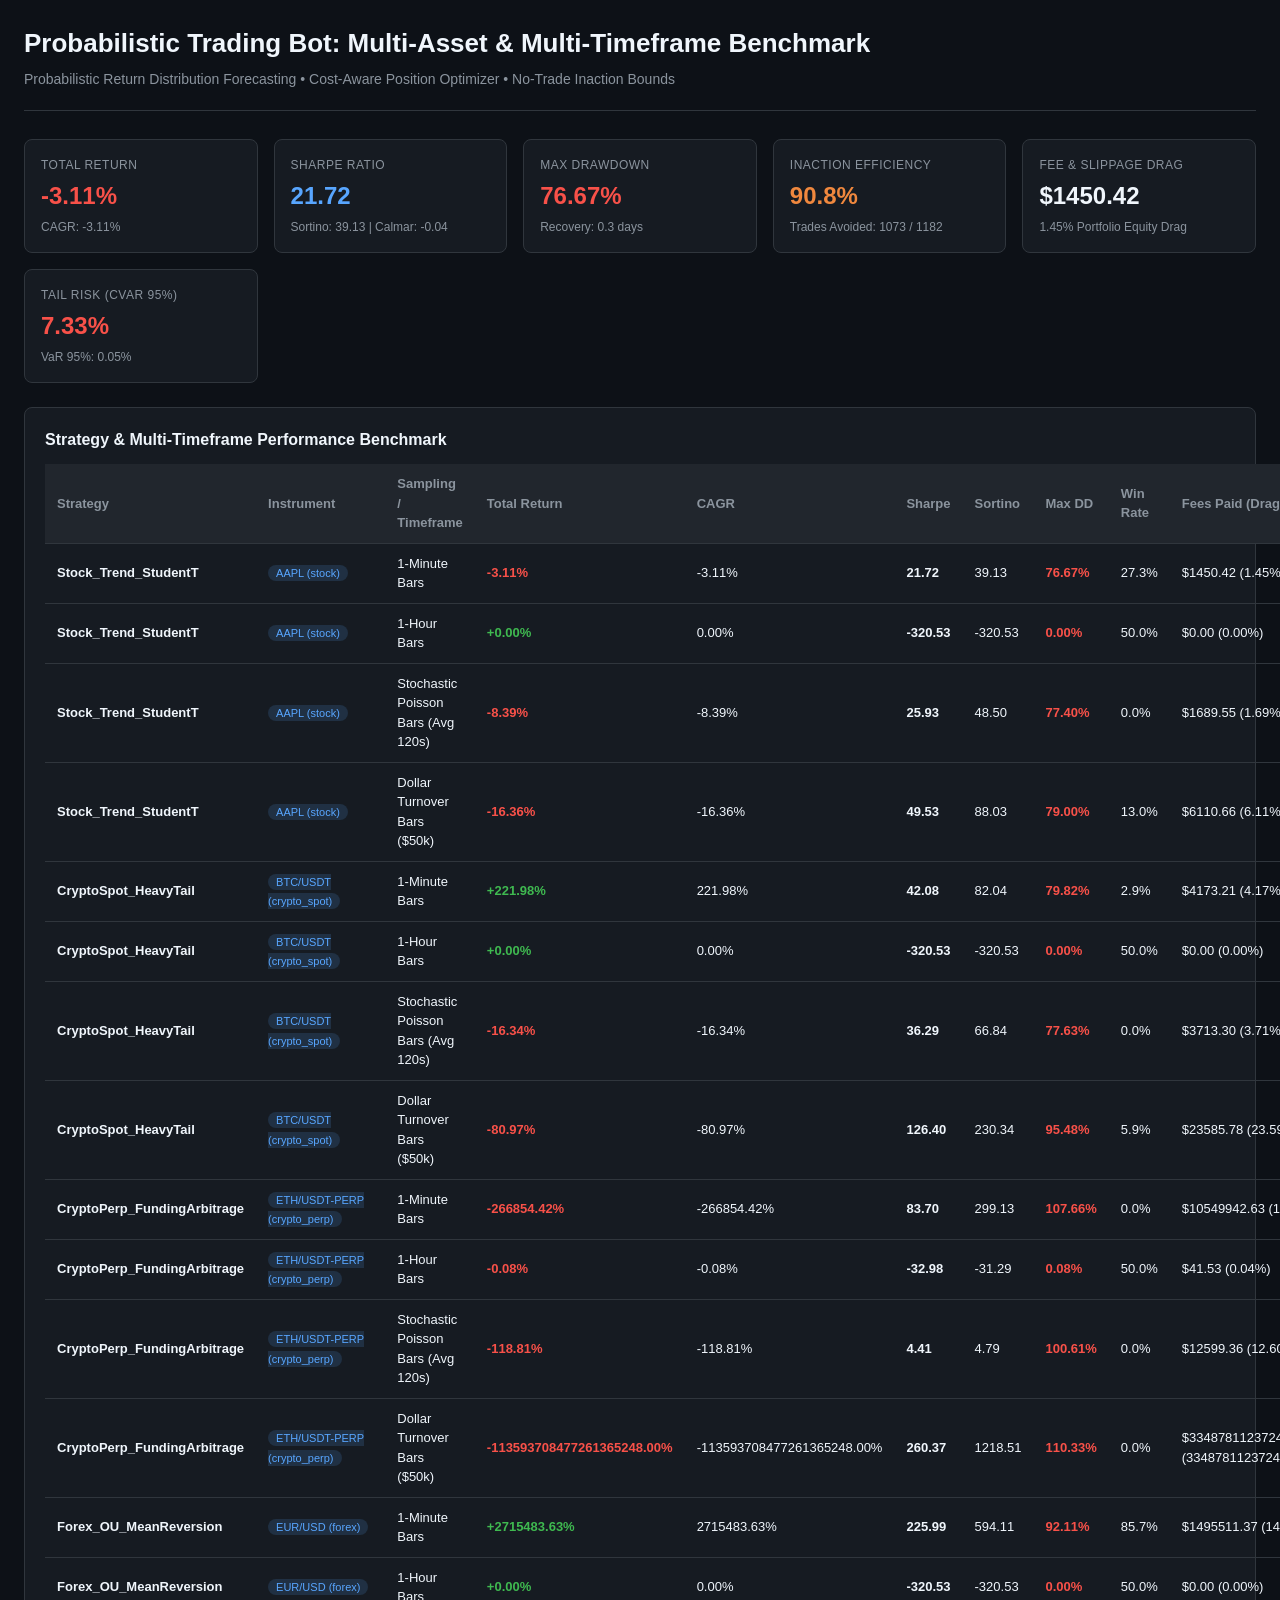
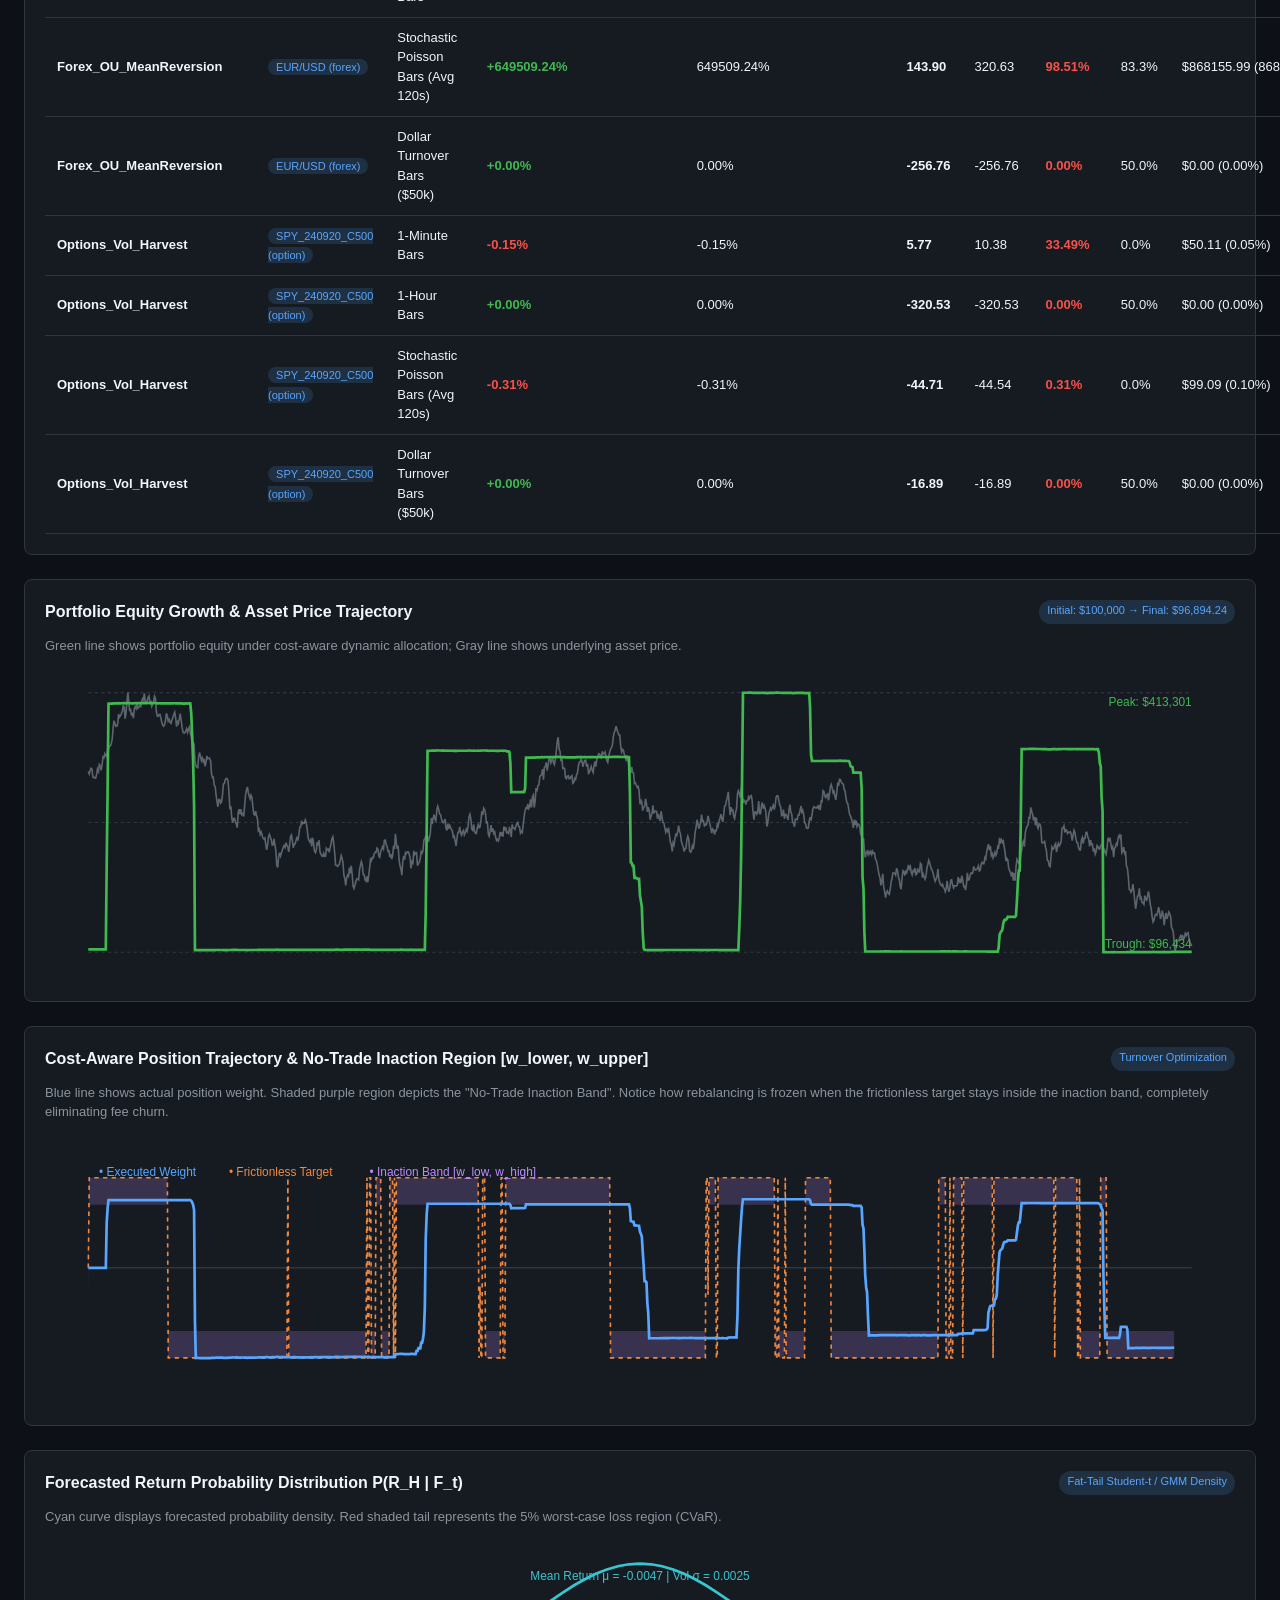
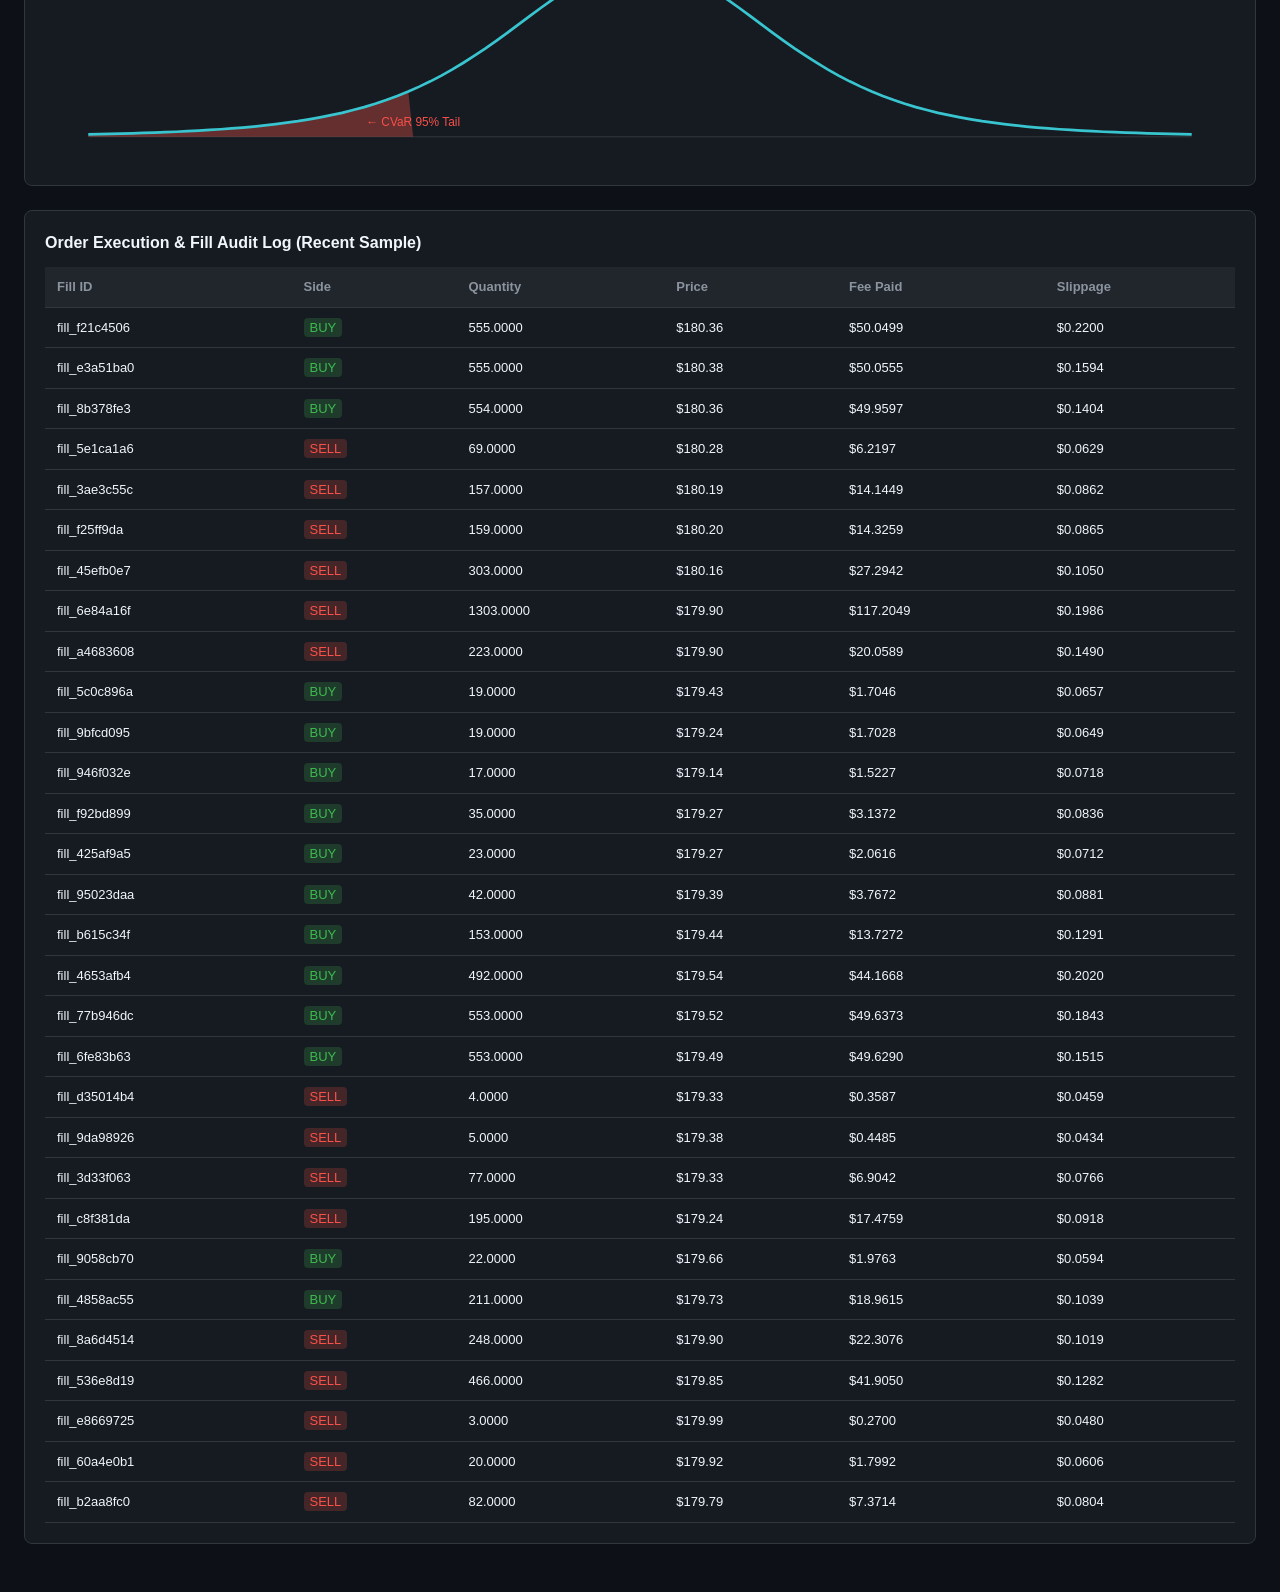
<file: reports/experiment_summary.html>
<!DOCTYPE html>
<html lang="en">
<head>
    <meta charset="UTF-8">
    <meta name="viewport" content="width=device-width, initial-scale=1.0">
    <title>Probabilistic Trading Bot: Multi-Asset & Multi-Timeframe Benchmark</title>
    <style>
        :root {
            --bg-primary: #0d1117;
            --bg-secondary: #161b22;
            --bg-card: #21262d;
            --border-color: #30363d;
            --text-primary: #f0f6fc;
            --text-secondary: #8b949e;
            --accent-blue: #58a6ff;
            --accent-green: #3fb950;
            --accent-red: #f85149;
            --accent-purple: #bc8cff;
            --accent-orange: #f0883e;
            --accent-cyan: #39c5cf;
        }
        * { box-sizing: border-box; margin: 0; padding: 0; }
        body {
            font-family: -apple-system, BlinkMacSystemFont, "Segoe UI", Helvetica, Arial, sans-serif;
            background-color: var(--bg-primary);
            color: var(--text-primary);
            line-height: 1.5;
            padding: 24px;
        }
        .container { max-width: 1300px; margin: 0 auto; }
        header {
            margin-bottom: 28px;
            padding-bottom: 20px;
            border-bottom: 1px solid var(--border-color);
        }
        h1 { font-size: 26px; font-weight: 600; color: var(--text-primary); margin-bottom: 6px; }
        .subtitle { color: var(--text-secondary); font-size: 14px; }
        
        /* Metric Grid */
        .grid {
            display: grid;
            grid-template-columns: repeat(auto-fit, minmax(200px, 1fr));
            gap: 16px;
            margin-bottom: 24px;
        }
        .card {
            background: var(--bg-secondary);
            border: 1px solid var(--border-color);
            border-radius: 8px;
            padding: 16px;
        }
        .card-label { font-size: 12px; color: var(--text-secondary); text-transform: uppercase; letter-spacing: 0.5px; margin-bottom: 4px; }
        .card-value { font-size: 24px; font-weight: 700; color: var(--text-primary); }
        .card-value.green { color: var(--accent-green); }
        .card-value.red { color: var(--accent-red); }
        .card-value.blue { color: var(--accent-blue); }
        .card-value.orange { color: var(--accent-orange); }
        .card-sub { font-size: 12px; color: var(--text-secondary); margin-top: 4px; }
        
        /* Chart Section */
        .chart-card {
            background: var(--bg-secondary);
            border: 1px solid var(--border-color);
            border-radius: 8px;
            padding: 20px;
            margin-bottom: 24px;
        }
        .chart-title { font-size: 16px; font-weight: 600; margin-bottom: 12px; display: flex; justify-content: space-between; }
        .chart-desc { font-size: 13px; color: var(--text-secondary); margin-bottom: 16px; }
        .svg-container { width: 100%; overflow-x: auto; }
        
        /* Tables */
        table {
            width: 100%;
            border-collapse: collapse;
            font-size: 13px;
            margin-top: 12px;
        }
        th, td {
            padding: 10px 12px;
            text-align: left;
            border-bottom: 1px solid var(--border-color);
        }
        th {
            background: var(--bg-card);
            color: var(--text-secondary);
            font-weight: 600;
        }
        tr:hover td { background: rgba(255,255,255,0.02); }
        .positive { color: var(--accent-green); font-weight: 600; }
        .negative { color: var(--accent-red); font-weight: 600; }
        .badge {
            background: rgba(88, 166, 255, 0.15);
            color: var(--accent-blue);
            padding: 2px 8px;
            border-radius: 12px;
            font-size: 11px;
            font-weight: 500;
        }
        .side-badge.buy {
            background: rgba(63, 185, 80, 0.2);
            color: var(--accent-green);
            padding: 2px 6px;
            border-radius: 4px;
        }
        .side-badge.sell {
            background: rgba(248, 81, 73, 0.2);
            color: var(--accent-red);
            padding: 2px 6px;
            border-radius: 4px;
        }
        .highlight {
            color: var(--accent-cyan);
            font-weight: 600;
        }
    </style>
</head>
<body>
    <div class="container">
        <header>
            <h1>Probabilistic Trading Bot: Multi-Asset & Multi-Timeframe Benchmark</h1>
            <div class="subtitle">Probabilistic Return Distribution Forecasting &bull; Cost-Aware Position Optimizer &bull; No-Trade Inaction Bounds</div>
        </header>

        <!-- KPI Grid -->
        <div class="grid">
            <div class="card">
                <div class="card-label">Total Return</div>
                <div class="card-value red">-3.11%</div>
                <div class="card-sub">CAGR: -3.11%</div>
            </div>
            <div class="card">
                <div class="card-label">Sharpe Ratio</div>
                <div class="card-value blue">21.72</div>
                <div class="card-sub">Sortino: 39.13 | Calmar: -0.04</div>
            </div>
            <div class="card">
                <div class="card-label">Max Drawdown</div>
                <div class="card-value red">76.67%</div>
                <div class="card-sub">Recovery: 0.3 days</div>
            </div>
            <div class="card">
                <div class="card-label">Inaction Efficiency</div>
                <div class="card-value orange">90.8%</div>
                <div class="card-sub">Trades Avoided: 1073 / 1182</div>
            </div>
            <div class="card">
                <div class="card-label">Fee & Slippage Drag</div>
                <div class="card-value">$1450.42</div>
                <div class="card-sub">1.45% Portfolio Equity Drag</div>
            </div>
            <div class="card">
                <div class="card-label">Tail Risk (CVaR 95%)</div>
                <div class="card-value red">7.33%</div>
                <div class="card-sub">VaR 95%: 0.05%</div>
            </div>
        </div>

        <!-- Strategy Comparison Section -->
        <div class="chart-card">
            <div class="chart-title">Strategy & Multi-Timeframe Performance Benchmark</div>
            <table>
                <thead>
                    <tr>
                        <th>Strategy</th>
                        <th>Instrument</th>
                        <th>Sampling / Timeframe</th>
                        <th>Total Return</th>
                        <th>CAGR</th>
                        <th>Sharpe</th>
                        <th>Sortino</th>
                        <th>Max DD</th>
                        <th>Win Rate</th>
                        <th>Fees Paid (Drag)</th>
                        <th>Inaction Efficiency</th>
                    </tr>
                </thead>
                <tbody>
                    
            <tr>
                <td><strong>Stock_Trend_StudentT</strong></td>
                <td><span class="badge">AAPL (stock)</span></td>
                <td>1-Minute Bars</td>
                <td class="negative">-3.11%</td>
                <td>-3.11%</td>
                <td><strong>21.72</strong></td>
                <td>39.13</td>
                <td class="negative">76.67%</td>
                <td>27.3%</td>
                <td>$1450.42 (1.45%)</td>
                <td><span class="highlight">90.8%</span></td>
            </tr>
            
            <tr>
                <td><strong>Stock_Trend_StudentT</strong></td>
                <td><span class="badge">AAPL (stock)</span></td>
                <td>1-Hour Bars</td>
                <td class="positive">+0.00%</td>
                <td>0.00%</td>
                <td><strong>-320.53</strong></td>
                <td>-320.53</td>
                <td class="negative">0.00%</td>
                <td>50.0%</td>
                <td>$0.00 (0.00%)</td>
                <td><span class="highlight">100.0%</span></td>
            </tr>
            
            <tr>
                <td><strong>Stock_Trend_StudentT</strong></td>
                <td><span class="badge">AAPL (stock)</span></td>
                <td>Stochastic Poisson Bars (Avg 120s)</td>
                <td class="negative">-8.39%</td>
                <td>-8.39%</td>
                <td><strong>25.93</strong></td>
                <td>48.50</td>
                <td class="negative">77.40%</td>
                <td>0.0%</td>
                <td>$1689.55 (1.69%)</td>
                <td><span class="highlight">92.8%</span></td>
            </tr>
            
            <tr>
                <td><strong>Stock_Trend_StudentT</strong></td>
                <td><span class="badge">AAPL (stock)</span></td>
                <td>Dollar Turnover Bars ($50k)</td>
                <td class="negative">-16.36%</td>
                <td>-16.36%</td>
                <td><strong>49.53</strong></td>
                <td>88.03</td>
                <td class="negative">79.00%</td>
                <td>13.0%</td>
                <td>$6110.66 (6.11%)</td>
                <td><span class="highlight">91.8%</span></td>
            </tr>
            
            <tr>
                <td><strong>CryptoSpot_HeavyTail</strong></td>
                <td><span class="badge">BTC/USDT (crypto_spot)</span></td>
                <td>1-Minute Bars</td>
                <td class="positive">+221.98%</td>
                <td>221.98%</td>
                <td><strong>42.08</strong></td>
                <td>82.04</td>
                <td class="negative">79.82%</td>
                <td>2.9%</td>
                <td>$4173.21 (4.17%)</td>
                <td><span class="highlight">88.5%</span></td>
            </tr>
            
            <tr>
                <td><strong>CryptoSpot_HeavyTail</strong></td>
                <td><span class="badge">BTC/USDT (crypto_spot)</span></td>
                <td>1-Hour Bars</td>
                <td class="positive">+0.00%</td>
                <td>0.00%</td>
                <td><strong>-320.53</strong></td>
                <td>-320.53</td>
                <td class="negative">0.00%</td>
                <td>50.0%</td>
                <td>$0.00 (0.00%)</td>
                <td><span class="highlight">100.0%</span></td>
            </tr>
            
            <tr>
                <td><strong>CryptoSpot_HeavyTail</strong></td>
                <td><span class="badge">BTC/USDT (crypto_spot)</span></td>
                <td>Stochastic Poisson Bars (Avg 120s)</td>
                <td class="negative">-16.34%</td>
                <td>-16.34%</td>
                <td><strong>36.29</strong></td>
                <td>66.84</td>
                <td class="negative">77.63%</td>
                <td>0.0%</td>
                <td>$3713.30 (3.71%)</td>
                <td><span class="highlight">91.2%</span></td>
            </tr>
            
            <tr>
                <td><strong>CryptoSpot_HeavyTail</strong></td>
                <td><span class="badge">BTC/USDT (crypto_spot)</span></td>
                <td>Dollar Turnover Bars ($50k)</td>
                <td class="negative">-80.97%</td>
                <td>-80.97%</td>
                <td><strong>126.40</strong></td>
                <td>230.34</td>
                <td class="negative">95.48%</td>
                <td>5.9%</td>
                <td>$23585.78 (23.59%)</td>
                <td><span class="highlight">91.9%</span></td>
            </tr>
            
            <tr>
                <td><strong>CryptoPerp_FundingArbitrage</strong></td>
                <td><span class="badge">ETH/USDT-PERP (crypto_perp)</span></td>
                <td>1-Minute Bars</td>
                <td class="negative">-266854.42%</td>
                <td>-266854.42%</td>
                <td><strong>83.70</strong></td>
                <td>299.13</td>
                <td class="negative">107.66%</td>
                <td>0.0%</td>
                <td>$10549942.63 (10549.94%)</td>
                <td><span class="highlight">98.6%</span></td>
            </tr>
            
            <tr>
                <td><strong>CryptoPerp_FundingArbitrage</strong></td>
                <td><span class="badge">ETH/USDT-PERP (crypto_perp)</span></td>
                <td>1-Hour Bars</td>
                <td class="negative">-0.08%</td>
                <td>-0.08%</td>
                <td><strong>-32.98</strong></td>
                <td>-31.29</td>
                <td class="negative">0.08%</td>
                <td>50.0%</td>
                <td>$41.53 (0.04%)</td>
                <td><span class="highlight">0.0%</span></td>
            </tr>
            
            <tr>
                <td><strong>CryptoPerp_FundingArbitrage</strong></td>
                <td><span class="badge">ETH/USDT-PERP (crypto_perp)</span></td>
                <td>Stochastic Poisson Bars (Avg 120s)</td>
                <td class="negative">-118.81%</td>
                <td>-118.81%</td>
                <td><strong>4.41</strong></td>
                <td>4.79</td>
                <td class="negative">100.61%</td>
                <td>0.0%</td>
                <td>$12599.36 (12.60%)</td>
                <td><span class="highlight">95.8%</span></td>
            </tr>
            
            <tr>
                <td><strong>CryptoPerp_FundingArbitrage</strong></td>
                <td><span class="badge">ETH/USDT-PERP (crypto_perp)</span></td>
                <td>Dollar Turnover Bars ($50k)</td>
                <td class="negative">-113593708477261365248.00%</td>
                <td>-113593708477261365248.00%</td>
                <td><strong>260.37</strong></td>
                <td>1218.51</td>
                <td class="negative">110.33%</td>
                <td>0.0%</td>
                <td>$3348781123724880379904.00 (3348781123724880384.00%)</td>
                <td><span class="highlight">99.1%</span></td>
            </tr>
            
            <tr>
                <td><strong>Forex_OU_MeanReversion</strong></td>
                <td><span class="badge">EUR/USD (forex)</span></td>
                <td>1-Minute Bars</td>
                <td class="positive">+2715483.63%</td>
                <td>2715483.63%</td>
                <td><strong>225.99</strong></td>
                <td>594.11</td>
                <td class="negative">92.11%</td>
                <td>85.7%</td>
                <td>$1495511.37 (1495.51%)</td>
                <td><span class="highlight">49.5%</span></td>
            </tr>
            
            <tr>
                <td><strong>Forex_OU_MeanReversion</strong></td>
                <td><span class="badge">EUR/USD (forex)</span></td>
                <td>1-Hour Bars</td>
                <td class="positive">+0.00%</td>
                <td>0.00%</td>
                <td><strong>-320.53</strong></td>
                <td>-320.53</td>
                <td class="negative">0.00%</td>
                <td>50.0%</td>
                <td>$0.00 (0.00%)</td>
                <td><span class="highlight">0.0%</span></td>
            </tr>
            
            <tr>
                <td><strong>Forex_OU_MeanReversion</strong></td>
                <td><span class="badge">EUR/USD (forex)</span></td>
                <td>Stochastic Poisson Bars (Avg 120s)</td>
                <td class="positive">+649509.24%</td>
                <td>649509.24%</td>
                <td><strong>143.90</strong></td>
                <td>320.63</td>
                <td class="negative">98.51%</td>
                <td>83.3%</td>
                <td>$868155.99 (868.16%)</td>
                <td><span class="highlight">34.7%</span></td>
            </tr>
            
            <tr>
                <td><strong>Forex_OU_MeanReversion</strong></td>
                <td><span class="badge">EUR/USD (forex)</span></td>
                <td>Dollar Turnover Bars ($50k)</td>
                <td class="positive">+0.00%</td>
                <td>0.00%</td>
                <td><strong>-256.76</strong></td>
                <td>-256.76</td>
                <td class="negative">0.00%</td>
                <td>50.0%</td>
                <td>$0.00 (0.00%)</td>
                <td><span class="highlight">0.0%</span></td>
            </tr>
            
            <tr>
                <td><strong>Options_Vol_Harvest</strong></td>
                <td><span class="badge">SPY_240920_C500 (option)</span></td>
                <td>1-Minute Bars</td>
                <td class="negative">-0.15%</td>
                <td>-0.15%</td>
                <td><strong>5.77</strong></td>
                <td>10.38</td>
                <td class="negative">33.49%</td>
                <td>0.0%</td>
                <td>$50.11 (0.05%)</td>
                <td><span class="highlight">99.8%</span></td>
            </tr>
            
            <tr>
                <td><strong>Options_Vol_Harvest</strong></td>
                <td><span class="badge">SPY_240920_C500 (option)</span></td>
                <td>1-Hour Bars</td>
                <td class="positive">+0.00%</td>
                <td>0.00%</td>
                <td><strong>-320.53</strong></td>
                <td>-320.53</td>
                <td class="negative">0.00%</td>
                <td>50.0%</td>
                <td>$0.00 (0.00%)</td>
                <td><span class="highlight">0.0%</span></td>
            </tr>
            
            <tr>
                <td><strong>Options_Vol_Harvest</strong></td>
                <td><span class="badge">SPY_240920_C500 (option)</span></td>
                <td>Stochastic Poisson Bars (Avg 120s)</td>
                <td class="negative">-0.31%</td>
                <td>-0.31%</td>
                <td><strong>-44.71</strong></td>
                <td>-44.54</td>
                <td class="negative">0.31%</td>
                <td>0.0%</td>
                <td>$99.09 (0.10%)</td>
                <td><span class="highlight">99.3%</span></td>
            </tr>
            
            <tr>
                <td><strong>Options_Vol_Harvest</strong></td>
                <td><span class="badge">SPY_240920_C500 (option)</span></td>
                <td>Dollar Turnover Bars ($50k)</td>
                <td class="positive">+0.00%</td>
                <td>0.00%</td>
                <td><strong>-16.89</strong></td>
                <td>-16.89</td>
                <td class="negative">0.00%</td>
                <td>50.0%</td>
                <td>$0.00 (0.00%)</td>
                <td><span class="highlight">100.0%</span></td>
            </tr>
            
                </tbody>
            </table>
        </div>

        <!-- Chart 1: Equity Curve -->
        <div class="chart-card">
            <div class="chart-title">
                <span>Portfolio Equity Growth & Asset Price Trajectory</span>
                <span class="badge">Initial: $100,000 &rarr; Final: $96,894.24</span>
            </div>
            <div class="chart-desc">Green line shows portfolio equity under cost-aware dynamic allocation; Gray line shows underlying asset price.</div>
            <div class="svg-container">
                
        <svg viewBox="0 0 1100 280" style="width:100%; height:auto; background:#161b22; border-radius:6px;">
            <!-- Grid lines -->
            <line x1="40" y1="20" x2="1060" y2="20" stroke="#30363d" stroke-dasharray="3,3"/>
            <line x1="40" y1="140.0" x2="1060" y2="140.0" stroke="#30363d" stroke-dasharray="3,3"/>
            <line x1="40" y1="260" x2="1060" y2="260" stroke="#30363d" stroke-dasharray="3,3"/>

            <!-- Price line (gray) -->
            <polyline fill="none" stroke="#8b949e" stroke-width="1.5" opacity="0.6" points="40.0,92.9 40.9,95.1 41.7,92.0 42.5,89.9 43.4,90.5 44.2,97.9 45.1,98.7 46.0,98.3 46.8,99.0 47.6,96.0 48.5,90.5 49.4,92.7 50.2,86.4 51.0,87.4 51.9,91.8 52.8,86.4 53.6,79.3 54.5,80.2 55.3,76.5 56.2,78.4 57.0,79.2 57.9,71.8 58.7,71.9 59.5,69.6 60.4,69.2 61.2,67.2 62.1,63.1 63.0,52.3 63.8,45.9 64.7,48.8 65.5,51.1 66.3,51.0 67.2,48.8 68.0,39.7 68.9,42.7 69.8,41.3 70.6,39.3 71.5,37.3 72.3,32.1 73.2,33.4 74.0,44.1 74.8,39.4 75.7,29.3 76.6,20.0 77.4,28.6 78.2,36.3 79.1,35.7 80.0,41.3 80.8,38.4 81.7,43.6 82.5,35.7 83.3,32.8 84.2,34.7 85.0,29.4 85.9,34.4 86.8,33.5 87.6,31.9 88.5,32.9 89.3,28.4 90.2,25.5 91.0,26.7 91.8,20.7 92.7,28.3 93.5,28.5 94.4,27.9 95.2,24.7 96.1,23.1 96.9,29.1 97.8,28.1 98.7,32.6 99.5,30.4 100.3,29.1 101.2,23.3 102.1,25.0 102.9,37.3 103.8,41.6 104.6,41.8 105.5,40.2 106.3,40.1 107.1,43.6 108.0,47.9 108.9,50.1 109.7,51.0 110.5,49.9 111.4,45.8 112.2,39.1 113.1,41.6 113.9,46.4 114.8,44.8 115.7,47.6 116.5,48.4 117.4,45.1 118.2,43.1 119.0,40.2 119.9,38.0 120.8,43.5 121.6,51.5 122.4,45.8 123.3,48.3 124.2,44.1 125.0,39.3 125.8,45.1 126.7,51.9 127.5,56.2 128.4,57.4 129.2,57.2 130.1,55.5 130.9,53.4 131.8,56.7 132.7,53.1 133.5,51.6 134.3,57.4 135.2,60.5 136.1,66.7 136.9,65.7 137.8,67.7 138.6,83.0 139.4,87.6 140.3,89.1 141.2,89.4 142.0,79.5 142.8,75.4 143.7,78.9 144.6,82.8 145.4,80.5 146.2,83.6 147.1,81.3 147.9,88.0 148.8,84.6 149.6,78.6 150.5,81.0 151.3,80.6 152.2,80.7 153.1,83.2 153.9,94.8 154.8,98.5 155.6,98.2 156.4,105.4 157.3,106.9 158.1,114.2 159.0,120.8 159.8,125.5 160.7,118.9 161.6,118.9 162.4,122.2 163.2,121.1 164.1,114.3 164.9,104.5 165.8,103.9 166.6,100.6 167.5,99.4 168.3,99.4 169.2,101.6 170.1,113.3 170.9,127.8 171.8,125.0 172.6,135.2 173.4,140.2 174.3,136.3 175.2,136.2 176.0,139.6 176.8,141.2 177.7,144.8 178.6,130.9 179.4,127.8 180.2,132.2 181.1,127.8 181.9,132.9 182.8,132.0 183.7,134.4 184.5,124.9 185.3,115.3 186.2,110.2 187.1,107.2 187.9,112.2 188.8,115.7 189.6,118.1 190.4,114.8 191.3,117.1 192.2,125.9 193.0,132.5 193.9,133.2 194.7,129.6 195.5,133.2 196.4,136.8 197.2,147.5 198.1,146.2 198.9,151.0 199.8,148.9 200.7,151.6 201.5,154.7 202.4,155.3 203.2,154.4 204.0,159.9 204.9,165.3 205.8,160.5 206.6,153.2 207.4,151.0 208.3,153.4 209.2,156.1 210.0,160.9 210.9,160.7 211.7,155.2 212.5,160.6 213.4,166.3 214.2,179.4 215.1,181.5 215.9,172.0 216.8,167.9 217.7,171.1 218.5,168.3 219.3,166.0 220.2,162.9 221.0,161.3 221.9,163.1 222.8,158.7 223.6,161.3 224.5,162.8 225.3,167.2 226.2,159.7 227.0,152.7 227.8,151.5 228.7,157.1 229.5,163.4 230.4,160.2 231.2,159.8 232.1,156.5 233.0,153.1 233.8,156.7 234.7,150.7 235.5,144.3 236.3,144.1 237.2,138.3 238.0,141.2 238.9,140.4 239.8,140.6 240.6,137.6 241.5,139.9 242.3,145.7 243.2,153.9 244.0,156.3 244.8,157.9 245.7,156.0 246.6,162.1 247.4,154.1 248.2,158.6 249.1,166.5 250.0,167.9 250.8,165.3 251.6,158.2 252.5,161.4 253.3,156.3 254.2,167.6 255.1,169.0 255.9,171.0 256.8,171.3 257.6,168.5 258.5,171.3 259.3,171.2 260.1,163.9 261.0,165.3 261.9,164.8 262.7,167.5 263.6,163.4 264.4,159.9 265.2,155.1 266.1,153.2 267.0,160.2 267.8,168.5 268.6,179.4 269.5,179.6 270.4,180.7 271.2,179.7 272.1,178.8 272.9,175.1 273.8,170.7 274.6,173.1 275.4,177.0 276.3,188.6 277.1,191.8 278.0,198.1 278.9,191.2 279.7,188.6 280.6,189.8 281.4,181.7 282.2,187.1 283.1,180.0 283.9,187.5 284.8,199.0 285.6,201.1 286.5,198.1 287.4,194.5 288.2,192.0 289.1,192.2 289.9,193.0 290.8,183.4 291.6,179.8 292.4,176.2 293.3,179.1 294.1,188.1 295.0,188.2 295.9,193.2 296.7,194.3 297.6,189.9 298.4,195.2 299.2,189.0 300.1,181.8 301.0,172.8 301.8,175.1 302.7,172.2 303.5,172.6 304.3,168.9 305.2,167.4 306.0,167.6 306.9,163.7 307.8,164.9 308.6,171.4 309.4,172.2 310.3,166.9 311.1,164.8 312.0,162.4 312.9,164.5 313.7,156.6 314.6,156.3 315.4,160.5 316.2,162.2 317.1,166.8 318.0,166.4 318.8,172.0 319.6,169.2 320.5,173.8 321.3,170.9 322.2,161.3 323.1,164.6 323.9,150.5 324.8,159.1 325.6,164.4 326.4,161.7 327.3,174.3 328.1,179.8 329.0,182.9 329.9,188.8 330.7,176.1 331.6,170.9 332.4,174.3 333.2,167.9 334.1,168.8 334.9,167.1 335.8,167.2 336.6,168.8 337.5,173.2 338.3,182.4 339.2,176.2 340.1,177.5 340.9,166.3 341.8,169.6 342.6,168.2 343.4,167.9 344.3,179.9 345.2,177.8 346.0,176.8 346.9,173.1 347.7,166.9 348.6,168.2 349.4,165.8 350.2,156.3 351.1,155.4 351.9,152.9 352.8,153.2 353.6,152.9 354.5,158.0 355.3,154.3 356.2,149.9 357.1,136.0 357.9,141.6 358.8,136.1 359.6,132.9 360.4,136.8 361.3,138.5 362.2,128.5 363.0,125.0 363.9,127.8 364.7,132.2 365.6,132.6 366.4,136.5 367.2,139.4 368.1,140.3 368.9,139.0 369.8,136.8 370.6,144.9 371.5,147.4 372.3,141.2 373.2,145.8 374.1,142.6 374.9,144.7 375.8,146.8 376.6,148.0 377.4,153.6 378.3,152.6 379.2,157.5 380.0,161.7 380.9,153.8 381.7,149.2 382.6,148.8 383.4,144.0 384.2,150.0 385.1,151.8 385.9,148.5 386.8,147.4 387.6,151.5 388.5,149.5 389.4,146.3 390.2,148.2 391.1,143.5 391.9,134.7 392.8,132.3 393.6,136.5 394.4,145.9 395.3,147.3 396.2,141.7 397.0,147.9 397.9,150.1 398.7,150.3 399.5,145.4 400.4,142.0 401.2,144.8 402.1,144.2 402.9,139.1 403.8,129.6 404.6,133.1 405.5,126.8 406.4,128.4 407.2,132.1 408.1,141.2 408.9,139.0 409.8,151.0 410.6,152.8 411.5,148.3 412.3,142.4 413.2,148.7 414.0,145.5 414.8,150.2 415.7,148.8 416.5,153.5 417.4,156.7 418.2,155.6 419.1,157.1 419.9,154.5 420.8,148.7 421.6,152.5 422.5,148.9 423.4,153.1 424.2,143.7 425.1,147.4 425.9,144.3 426.8,149.5 427.6,148.9 428.5,150.2 429.3,145.1 430.2,146.6 431.0,153.5 431.8,142.0 432.7,144.3 433.5,145.5 434.4,146.4 435.2,144.0 436.1,140.8 436.9,140.0 437.8,143.6 438.6,144.0 439.5,149.7 440.4,148.1 441.2,149.2 442.1,141.0 442.9,134.5 443.8,128.8 444.6,126.5 445.5,127.2 446.3,122.9 447.1,127.1 448.0,125.5 448.8,118.6 449.7,126.2 450.6,116.4 451.4,114.7 452.2,126.2 453.1,120.0 453.9,108.2 454.8,111.2 455.6,106.0 456.5,105.4 457.4,97.5 458.2,96.6 459.1,95.7 459.9,90.6 460.8,100.4 461.6,89.2 462.4,88.6 463.3,84.4 464.1,92.0 465.0,87.7 465.8,81.5 466.7,81.1 467.6,84.9 468.4,82.1 469.2,81.4 470.1,84.8 470.9,86.5 471.8,81.4 472.7,73.6 473.5,64.8 474.4,61.3 475.2,71.9 476.1,74.4 476.9,83.4 477.8,80.0 478.6,90.0 479.4,89.8 480.3,90.1 481.1,98.6 482.0,99.6 482.8,97.2 483.7,96.9 484.6,99.6 485.4,99.2 486.2,97.5 487.1,96.7 487.9,103.8 488.8,103.0 489.7,99.2 490.5,100.2 491.4,95.8 492.2,94.4 493.1,87.6 493.9,84.2 494.8,83.9 495.6,81.4 496.4,83.7 497.3,88.6 498.1,84.7 499.0,82.6 499.8,82.3 500.7,88.6 501.6,85.8 502.4,94.6 503.2,93.7 504.1,90.9 504.9,88.2 505.8,91.6 506.7,93.8 507.5,87.8 508.4,83.6 509.2,88.5 510.1,81.2 510.9,79.8 511.8,76.5 512.6,76.9 513.5,78.7 514.3,79.8 515.1,74.2 516.0,76.7 516.9,76.4 517.7,74.9 518.5,79.0 519.4,82.9 520.2,84.5 521.1,78.8 522.0,75.1 522.8,72.2 523.7,70.9 524.5,68.3 525.4,60.5 526.2,56.6 527.0,54.8 527.9,51.1 528.8,54.4 529.6,56.9 530.5,59.1 531.3,59.2 532.1,68.9 533.0,74.8 533.9,72.5 534.7,73.4 535.5,77.5 536.4,78.2 537.2,83.4 538.1,78.1 539.0,82.9 539.8,87.3 540.7,91.9 541.5,94.1 542.3,88.6 543.2,93.9 544.0,94.3 544.9,104.0 545.8,103.3 546.6,105.6 547.5,107.6 548.3,106.7 549.1,110.4 550.0,123.2 550.9,118.7 551.7,121.6 552.5,129.0 553.4,125.9 554.2,125.5 555.1,118.1 556.0,122.4 556.8,130.3 557.6,125.9 558.5,128.9 559.4,137.5 560.2,134.1 561.1,131.7 561.9,124.3 562.8,131.8 563.6,129.4 564.5,129.8 565.3,129.7 566.1,136.4 567.0,132.1 567.8,136.2 568.7,138.6 569.5,129.6 570.4,135.3 571.2,139.9 572.1,140.7 572.9,144.8 573.8,149.0 574.6,146.6 575.5,148.2 576.4,144.8 577.2,151.6 578.0,157.8 578.9,160.2 579.8,166.7 580.6,158.7 581.5,160.7 582.3,154.9 583.1,151.1 584.0,152.1 584.9,148.2 585.7,143.0 586.6,148.1 587.4,150.5 588.2,157.4 589.1,160.4 590.0,162.5 590.8,166.9 591.7,164.2 592.5,163.8 593.4,155.6 594.2,152.7 595.1,155.9 595.9,166.4 596.8,167.4 597.6,166.3 598.4,161.8 599.3,164.4 600.1,158.6 601.0,148.7 601.8,144.9 602.7,137.5 603.5,140.7 604.4,145.8 605.2,143.2 606.1,139.7 606.9,132.8 607.8,138.9 608.6,138.4 609.5,143.0 610.4,141.8 611.2,142.2 612.0,139.7 612.9,133.9 613.8,137.8 614.6,141.3 615.5,145.7 616.3,149.9 617.1,146.0 618.0,147.0 618.9,151.1 619.7,147.4 620.6,147.7 621.4,141.7 622.2,143.4 623.1,138.8 624.0,135.7 624.8,132.3 625.7,136.8 626.5,139.5 627.4,132.3 628.2,124.7 629.1,124.5 629.9,119.9 630.8,116.6 631.6,111.7 632.4,122.9 633.3,133.3 634.1,125.8 635.0,129.3 635.8,128.6 636.7,134.7 637.5,136.4 638.4,130.4 639.2,127.9 640.1,113.6 640.9,110.7 641.8,113.0 642.6,117.0 643.5,109.5 644.4,111.4 645.2,122.3 646.0,119.2 646.9,120.2 647.8,123.4 648.6,120.0 649.5,120.1 650.3,116.3 651.1,118.1 652.0,115.8 652.9,115.2 653.7,120.0 654.6,131.9 655.4,137.5 656.2,130.4 657.1,130.3 658.0,132.3 658.8,130.4 659.7,120.3 660.5,131.8 661.4,131.9 662.2,125.0 663.0,121.6 663.9,127.3 664.8,124.4 665.6,126.8 666.4,131.0 667.3,143.7 668.1,140.7 669.0,132.5 669.9,129.1 670.7,126.6 671.5,128.4 672.4,126.0 673.2,124.1 674.1,128.1 675.0,124.2 675.8,116.7 676.6,115.4 677.5,115.4 678.4,120.1 679.2,124.2 680.0,125.3 680.9,133.7 681.8,133.3 682.6,128.0 683.5,136.6 684.3,132.5 685.1,132.8 686.0,134.7 686.9,137.7 687.7,128.6 688.6,123.6 689.4,130.4 690.2,132.1 691.1,140.1 692.0,140.6 692.8,144.0 693.6,137.0 694.5,137.1 695.3,137.4 696.2,133.0 697.0,133.1 697.9,129.2 698.8,124.7 699.6,130.4 700.4,128.8 701.3,132.5 702.1,139.9 703.0,141.2 703.9,145.3 704.7,145.5 705.5,145.2 706.4,138.9 707.2,135.2 708.1,138.2 709.0,132.8 709.8,127.6 710.6,125.6 711.5,126.0 712.4,126.5 713.2,126.6 714.1,125.2 714.9,126.7 715.8,123.7 716.6,128.6 717.5,120.3 718.3,120.8 719.2,110.7 720.0,111.4 720.9,115.7 721.7,117.1 722.6,114.6 723.4,113.7 724.2,119.7 725.1,114.0 725.9,107.5 726.8,105.0 727.6,108.0 728.5,112.5 729.3,111.2 730.2,115.8 731.0,119.1 731.9,112.3 732.8,103.2 733.6,106.2 734.4,100.1 735.3,100.4 736.1,102.9 737.0,104.2 737.9,104.6 738.7,109.5 739.5,110.6 740.4,117.0 741.2,121.6 742.1,122.6 743.0,128.2 743.8,132.7 744.6,134.2 745.5,136.8 746.4,140.3 747.2,145.1 748.1,137.4 748.9,142.4 749.8,138.2 750.6,143.7 751.5,141.4 752.3,141.9 753.2,144.6 754.0,151.2 754.9,151.8 755.7,158.4 756.6,154.5 757.4,165.0 758.2,172.2 759.1,168.0 759.9,166.6 760.8,169.7 761.6,167.1 762.5,168.9 763.3,166.8 764.2,169.6 765.0,166.6 765.9,168.5 766.8,168.2 767.6,173.6 768.4,175.0 769.3,178.8 770.1,183.4 771.0,188.6 771.9,191.4 772.7,198.1 773.5,194.8 774.4,187.4 775.2,199.1 776.1,203.6 777.0,209.4 777.8,205.1 778.6,203.4 779.5,205.4 780.4,206.4 781.2,202.3 782.1,195.4 782.9,192.1 783.8,186.7 784.6,186.8 785.5,186.9 786.3,188.6 787.2,182.3 788.0,184.5 788.9,190.6 789.7,193.1 790.5,199.1 791.4,201.7 792.2,191.1 793.1,184.6 793.9,185.3 794.8,189.2 795.6,185.3 796.5,186.5 797.4,182.7 798.2,179.3 799.0,182.9 799.9,180.8 800.8,186.5 801.6,188.5 802.5,184.5 803.3,185.3 804.1,182.1 805.0,188.3 805.9,187.5 806.7,182.5 807.5,185.6 808.4,185.7 809.2,177.8 810.1,178.9 811.0,191.0 811.8,187.7 812.6,189.9 813.5,192.5 814.4,189.6 815.2,182.2 816.1,178.6 816.9,175.0 817.8,177.6 818.6,180.5 819.5,183.3 820.3,184.6 821.1,187.6 822.0,191.4 822.8,194.3 823.7,192.2 824.5,190.0 825.4,183.1 826.2,192.1 827.1,195.6 827.9,197.7 828.8,198.5 829.6,197.1 830.5,200.1 831.4,201.3 832.2,203.9 833.0,201.2 833.9,194.0 834.8,200.8 835.6,204.0 836.5,200.0 837.3,193.5 838.1,193.0 839.0,197.9 839.9,200.6 840.7,198.6 841.6,198.6 842.4,198.6 843.2,198.3 844.1,190.6 845.0,194.9 845.8,193.2 846.7,196.0 847.5,189.1 848.4,193.4 849.2,199.2 850.1,199.1 850.9,202.6 851.8,196.6 852.6,186.5 853.4,193.1 854.3,192.8 855.1,189.1 856.0,186.7 856.8,187.3 857.7,186.4 858.5,180.7 859.4,183.1 860.2,184.0 861.1,183.4 861.9,182.6 862.8,180.2 863.6,184.8 864.5,184.0 865.4,178.6 866.2,177.0 867.0,178.2 867.9,178.2 868.8,172.5 869.6,173.9 870.5,167.2 871.3,163.3 872.1,160.0 873.0,165.6 873.9,161.8 874.7,170.5 875.6,168.8 876.4,172.7 877.2,170.7 878.1,167.4 879.0,170.3 879.8,168.2 880.7,162.1 881.5,162.9 882.4,154.2 883.2,158.2 884.1,156.1 884.9,158.5 885.8,157.1 886.6,162.3 887.4,167.0 888.3,175.9 889.1,173.3 890.0,174.6 890.8,182.3 891.7,184.8 892.5,186.5 893.4,189.9 894.2,185.6 895.1,193.7 895.9,186.8 896.8,193.8 897.6,181.1 898.5,174.1 899.4,175.9 900.2,177.9 901.0,178.2 901.9,168.8 902.8,166.2 903.6,158.9 904.5,157.2 905.3,162.4 906.1,150.0 907.0,145.9 907.9,143.4 908.7,142.5 909.6,134.5 910.4,136.7 911.2,126.1 912.1,129.8 913.0,132.9 913.8,138.1 914.7,134.7 915.5,142.6 916.4,135.4 917.2,143.3 918.0,145.5 918.9,141.2 919.8,141.7 920.6,145.2 921.4,158.6 922.3,158.9 923.1,158.5 924.0,157.6 924.9,163.1 925.7,166.3 926.5,175.0 927.4,175.5 928.2,180.0 929.1,180.9 930.0,171.1 930.8,162.9 931.6,164.7 932.5,164.1 933.4,161.0 934.2,159.6 935.0,167.5 935.9,162.5 936.8,159.4 937.6,161.6 938.5,160.1 939.3,157.6 940.1,145.4 941.0,145.3 941.9,143.2 942.7,149.3 943.6,146.7 944.4,147.3 945.2,150.1 946.1,148.9 947.0,149.4 947.8,148.7 948.6,150.6 949.5,156.8 950.3,152.1 951.2,147.2 952.0,149.2 952.9,154.7 953.8,158.7 954.6,158.6 955.4,163.3 956.3,165.4 957.1,165.4 958.0,156.5 958.9,154.1 959.7,159.5 960.5,154.6 961.4,154.5 962.2,149.5 963.1,149.2 964.0,153.6 964.8,155.4 965.6,162.1 966.5,156.3 967.4,160.4 968.2,160.1 969.1,166.9 969.9,163.9 970.8,169.3 971.6,167.1 972.5,161.3 973.3,162.4 974.2,164.5 975.0,164.5 975.9,161.3 976.7,160.6 977.6,159.5 978.4,168.0 979.2,164.3 980.1,167.9 980.9,169.6 981.8,163.2 982.6,154.1 983.5,157.6 984.3,154.0 985.2,159.3 986.0,163.9 986.9,162.3 987.8,172.2 988.6,163.9 989.4,163.0 990.3,159.6 991.1,160.7 992.0,154.3 992.9,152.0 993.7,153.9 994.5,151.2 995.4,168.1 996.2,166.8 997.1,162.7 998.0,168.3 998.8,166.4 999.6,180.1 1000.5,182.0 1001.4,190.0 1002.2,201.9 1003.1,202.1 1003.9,204.4 1004.8,202.6 1005.6,197.0 1006.5,203.5 1007.3,212.0 1008.2,220.0 1009.0,214.0 1009.9,208.0 1010.7,207.8 1011.6,200.9 1012.4,210.3 1013.2,209.3 1014.1,214.1 1014.9,214.3 1015.8,215.7 1016.6,207.7 1017.5,210.1 1018.3,212.6 1019.2,207.9 1020.0,203.8 1020.9,209.5 1021.8,216.5 1022.6,219.9 1023.4,227.2 1024.3,231.9 1025.2,230.1 1026.0,226.1 1026.8,225.1 1027.7,225.9 1028.5,223.0 1029.4,218.3 1030.2,222.2 1031.1,229.2 1032.0,226.5 1032.8,221.6 1033.7,225.8 1034.5,235.0 1035.3,228.5 1036.2,223.6 1037.1,229.2 1037.9,226.5 1038.8,222.7 1039.6,224.2 1040.5,227.1 1041.3,237.0 1042.2,238.5 1043.0,241.8 1043.8,251.9 1044.7,260.0 1045.5,254.6 1046.4,250.5 1047.2,249.2 1048.1,248.9 1048.9,246.6 1049.8,244.7 1050.7,246.8 1051.5,244.0 1052.3,247.9 1053.2,246.9 1054.0,242.7 1054.9,244.6 1055.8,242.5 1056.6,241.9 1057.5,247.6 1058.3,250.9 1059.2,252.2 1060.0,254.1"/>
            <!-- Equity line (green) -->
            <polyline fill="none" stroke="#3fb950" stroke-width="2.5" points="40.0,257.3 40.9,257.3 41.7,257.3 42.5,257.3 43.4,257.3 44.2,257.3 45.1,257.3 46.0,257.3 46.8,257.3 47.6,257.3 48.5,257.3 49.4,257.3 50.2,257.3 51.0,257.3 51.9,257.3 52.8,257.3 53.6,257.3 54.5,257.3 55.3,257.3 56.2,257.3 57.0,181.6 57.9,105.9 58.7,30.3 59.5,30.2 60.4,30.2 61.2,30.2 62.1,30.2 63.0,30.0 63.8,29.9 64.7,30.0 65.5,30.0 66.3,30.0 67.2,30.0 68.0,29.8 68.9,29.9 69.8,29.9 70.6,29.8 71.5,29.8 72.3,29.7 73.2,29.7 74.0,29.9 74.8,29.8 75.7,29.7 76.6,29.6 77.4,29.7 78.2,29.8 79.1,29.8 80.0,29.9 80.8,29.8 81.7,29.9 82.5,29.8 83.3,29.7 84.2,29.8 85.0,29.7 85.9,29.8 86.8,29.7 87.6,29.7 88.5,29.7 89.3,29.7 90.2,29.6 91.0,29.7 91.8,29.6 92.7,29.7 93.5,29.7 94.4,29.7 95.2,29.6 96.1,29.6 96.9,29.7 97.8,29.7 98.7,29.7 99.5,29.7 100.3,29.7 101.2,29.6 102.1,29.6 102.9,29.8 103.8,29.9 104.6,29.9 105.5,29.8 106.3,29.8 107.1,29.9 108.0,29.9 108.9,30.0 109.7,30.0 110.5,30.0 111.4,29.9 112.2,29.8 113.1,29.9 113.9,29.9 114.8,29.9 115.7,29.9 116.5,30.0 117.4,29.9 118.2,29.9 119.0,29.8 119.9,29.8 120.8,29.9 121.6,30.0 122.4,29.9 123.3,30.0 124.2,29.9 125.0,29.8 125.8,29.9 126.7,30.0 127.5,30.1 128.4,30.1 129.2,30.1 130.1,30.0 130.9,30.0 131.8,30.1 132.7,30.0 133.5,30.0 134.3,30.1 135.2,39.6 136.1,61.1 136.9,82.8 137.8,124.3 138.6,258.0 139.4,258.1 140.3,258.1 141.2,258.1 142.0,258.1 142.8,258.1 143.7,258.1 144.6,258.1 145.4,258.1 146.2,258.1 147.1,258.1 147.9,258.1 148.8,258.1 149.6,258.1 150.5,258.1 151.3,258.1 152.2,258.1 153.1,258.1 153.9,258.0 154.8,258.0 155.6,258.0 156.4,258.0 157.3,258.0 158.1,257.9 159.0,257.9 159.8,257.9 160.7,257.9 161.6,257.9 162.4,257.9 163.2,257.9 164.1,257.9 164.9,258.0 165.8,258.0 166.6,258.0 167.5,258.0 168.3,258.0 169.2,258.0 170.1,257.9 170.9,257.9 171.8,257.9 172.6,257.8 173.4,257.8 174.3,257.8 175.2,257.8 176.0,257.8 176.8,257.8 177.7,257.8 178.6,257.9 179.4,257.9 180.2,257.9 181.1,257.9 181.9,257.9 182.8,257.9 183.7,257.9 184.5,257.9 185.3,257.9 186.2,258.0 187.1,258.0 187.9,258.0 188.8,257.9 189.6,257.9 190.4,257.9 191.3,257.9 192.2,257.9 193.0,257.9 193.9,257.9 194.7,257.9 195.5,257.9 196.4,257.8 197.2,257.8 198.1,257.8 198.9,257.8 199.8,257.8 200.7,257.8 201.5,257.8 202.4,257.8 203.2,257.8 204.0,257.7 204.9,257.7 205.8,257.7 206.6,257.8 207.4,257.8 208.3,257.8 209.2,257.8 210.0,257.7 210.9,257.7 211.7,257.8 212.5,257.7 213.4,257.7 214.2,257.6 215.1,257.6 215.9,257.7 216.8,257.7 217.7,257.7 218.5,257.7 219.3,257.7 220.2,257.7 221.0,257.7 221.9,257.7 222.8,257.7 223.6,257.7 224.5,257.7 225.3,257.7 226.2,257.7 227.0,257.8 227.8,257.8 228.7,257.7 229.5,257.7 230.4,257.7 231.2,257.7 232.1,257.8 233.0,257.8 233.8,257.8 234.7,257.8 235.5,257.8 236.3,257.8 237.2,257.8 238.0,257.8 238.9,257.8 239.8,257.8 240.6,257.8 241.5,257.8 242.3,257.8 243.2,257.8 244.0,257.8 244.8,257.7 245.7,257.8 246.6,257.7 247.4,257.8 248.2,257.7 249.1,257.7 250.0,257.7 250.8,257.7 251.6,257.7 252.5,257.7 253.3,257.8 254.2,257.7 255.1,257.7 255.9,257.7 256.8,257.7 257.6,257.7 258.5,257.7 259.3,257.7 260.1,257.7 261.0,257.7 261.9,257.7 262.7,257.7 263.6,257.7 264.4,257.7 265.2,257.8 266.1,257.8 267.0,257.7 267.8,257.7 268.6,257.6 269.5,257.6 270.4,257.6 271.2,257.6 272.1,257.7 272.9,257.7 273.8,257.7 274.6,257.7 275.4,257.7 276.3,257.6 277.1,257.6 278.0,257.6 278.9,257.6 279.7,257.6 280.6,257.6 281.4,257.6 282.2,257.6 283.1,257.6 283.9,257.6 284.8,257.6 285.6,257.6 286.5,257.6 287.4,257.6 288.2,257.6 289.1,257.6 289.9,257.6 290.8,257.6 291.6,257.6 292.4,257.7 293.3,257.6 294.1,257.6 295.0,257.6 295.9,257.6 296.7,257.6 297.6,257.6 298.4,257.6 299.2,257.6 300.1,257.6 301.0,257.7 301.8,257.7 302.7,257.7 303.5,257.7 304.3,257.7 305.2,257.7 306.0,257.7 306.9,257.7 307.8,257.7 308.6,257.7 309.4,257.7 310.3,257.7 311.1,257.7 312.0,257.7 312.9,257.7 313.7,257.8 314.6,257.8 315.4,257.7 316.2,257.7 317.1,257.7 318.0,257.7 318.8,257.7 319.6,257.7 320.5,257.7 321.3,257.7 322.2,257.7 323.1,257.7 323.9,257.8 324.8,257.7 325.6,257.7 326.4,257.7 327.3,257.7 328.1,257.7 329.0,257.6 329.9,257.6 330.7,257.7 331.6,257.7 332.4,257.7 333.2,257.7 334.1,257.7 334.9,257.7 335.8,257.7 336.6,257.7 337.5,257.7 338.3,257.6 339.2,257.7 340.1,257.7 340.9,257.7 341.8,257.7 342.6,257.7 343.4,257.7 344.3,257.7 345.2,257.7 346.0,257.7 346.9,257.7 347.7,257.7 348.6,257.7 349.4,257.7 350.2,257.8 351.1,257.8 351.9,223.9 352.8,148.8 353.6,73.8 354.5,73.8 355.3,73.8 356.2,73.7 357.1,73.6 357.9,73.6 358.8,73.6 359.6,73.5 360.4,73.6 361.3,73.6 362.2,73.5 363.0,73.4 363.9,73.5 364.7,73.5 365.6,73.5 366.4,73.6 367.2,73.6 368.1,73.6 368.9,73.6 369.8,73.6 370.6,73.7 371.5,73.7 372.3,73.6 373.2,73.7 374.1,73.6 374.9,73.7 375.8,73.7 376.6,73.7 377.4,73.8 378.3,73.7 379.2,73.8 380.0,73.9 380.9,73.8 381.7,73.7 382.6,73.7 383.4,73.7 384.2,73.7 385.1,73.7 385.9,73.7 386.8,73.7 387.6,73.7 388.5,73.7 389.4,73.7 390.2,73.7 391.1,73.6 391.9,73.5 392.8,73.5 393.6,73.6 394.4,73.7 395.3,73.7 396.2,73.6 397.0,73.7 397.9,73.7 398.7,73.7 399.5,73.7 400.4,73.6 401.2,73.7 402.1,73.7 402.9,73.6 403.8,73.5 404.6,73.5 405.5,73.5 406.4,73.5 407.2,73.5 408.1,73.6 408.9,73.6 409.8,73.7 410.6,73.8 411.5,73.7 412.3,73.6 413.2,73.7 414.0,73.7 414.8,73.7 415.7,73.7 416.5,73.8 417.4,73.8 418.2,73.8 419.1,73.8 419.9,73.8 420.8,73.7 421.6,73.7 422.5,73.7 423.4,73.8 424.2,73.6 425.1,73.7 425.9,73.7 426.8,74.3 427.6,74.3 428.5,74.3 429.3,74.9 430.2,85.4 431.0,112.0 431.8,111.9 432.7,111.9 433.5,111.9 434.4,111.9 435.2,111.9 436.1,111.9 436.9,111.9 437.8,111.9 438.6,111.9 439.5,112.0 440.4,111.9 441.2,112.0 442.1,111.9 442.9,111.8 443.8,108.8 444.6,80.1 445.5,80.1 446.3,80.0 447.1,80.1 448.0,80.1 448.8,80.0 449.7,80.1 450.6,80.0 451.4,79.9 452.2,80.1 453.1,80.0 453.9,79.9 454.8,79.9 455.6,79.9 456.5,79.8 457.4,79.8 458.2,79.8 459.1,79.7 459.9,79.7 460.8,79.8 461.6,79.7 462.4,79.7 463.3,79.6 464.1,79.7 465.0,79.7 465.8,79.6 466.7,79.6 467.6,79.6 468.4,79.6 469.2,79.6 470.1,79.6 470.9,79.6 471.8,79.6 472.7,79.5 473.5,79.4 474.4,79.4 475.2,79.5 476.1,79.5 476.9,79.6 477.8,79.6 478.6,79.7 479.4,79.7 480.3,79.7 481.1,79.8 482.0,79.8 482.8,79.8 483.7,79.8 484.6,79.8 485.4,79.8 486.2,79.8 487.1,79.8 487.9,79.8 488.8,79.8 489.7,79.8 490.5,79.8 491.4,79.7 492.2,79.7 493.1,79.7 493.9,79.6 494.8,79.6 495.6,79.6 496.4,79.6 497.3,79.7 498.1,79.6 499.0,79.6 499.8,79.6 500.7,79.7 501.6,79.6 502.4,79.7 503.2,79.7 504.1,79.7 504.9,79.7 505.8,79.7 506.7,79.7 507.5,79.7 508.4,79.6 509.2,79.7 510.1,79.6 510.9,79.6 511.8,79.5 512.6,79.5 513.5,79.6 514.3,79.6 515.1,79.5 516.0,79.5 516.9,79.5 517.7,79.5 518.5,79.6 519.4,79.6 520.2,79.6 521.1,79.6 522.0,79.5 522.8,79.5 523.7,79.5 524.5,79.4 525.4,79.4 526.2,79.3 527.0,79.3 527.9,79.3 528.8,79.3 529.6,79.3 530.5,79.3 531.3,79.3 532.1,79.5 533.0,79.5 533.9,79.5 534.7,79.5 535.5,79.5 536.4,79.6 537.2,79.6 538.1,79.6 539.0,79.6 539.8,79.7 540.7,113.5 541.5,176.9 542.3,177.3 543.2,180.1 544.0,180.1 544.9,191.3 545.8,191.3 546.6,191.3 547.5,192.1 548.3,192.1 549.1,192.1 550.0,207.8 550.9,213.0 551.7,218.2 552.5,241.2 553.4,256.0 554.2,257.9 555.1,257.9 556.0,257.9 556.8,258.0 557.6,258.0 558.5,258.0 559.4,258.0 560.2,258.0 561.1,258.0 561.9,258.0 562.8,258.0 563.6,258.0 564.5,258.0 565.3,258.0 566.1,258.0 567.0,258.0 567.8,258.0 568.7,258.0 569.5,258.0 570.4,258.0 571.2,258.0 572.1,258.0 572.9,257.9 573.8,257.9 574.6,257.9 575.5,257.9 576.4,257.9 577.2,257.9 578.0,257.9 578.9,257.9 579.8,257.9 580.6,257.9 581.5,257.9 582.3,257.9 583.1,257.9 584.0,257.9 584.9,257.9 585.7,257.9 586.6,257.9 587.4,257.9 588.2,257.9 589.1,257.9 590.0,257.9 590.8,257.9 591.7,257.9 592.5,257.9 593.4,257.9 594.2,257.9 595.1,257.9 595.9,257.9 596.8,257.9 597.6,257.9 598.4,257.9 599.3,257.9 600.1,257.9 601.0,257.9 601.8,257.9 602.7,258.0 603.5,258.0 604.4,257.9 605.2,257.9 606.1,258.0 606.9,258.0 607.8,258.0 608.6,258.0 609.5,257.9 610.4,257.9 611.2,257.9 612.0,258.0 612.9,258.0 613.8,258.0 614.6,258.0 615.5,257.9 616.3,257.9 617.1,257.9 618.0,257.9 618.9,257.9 619.7,257.9 620.6,257.9 621.4,257.9 622.2,257.9 623.1,258.0 624.0,258.0 624.8,258.0 625.7,258.0 626.5,258.0 627.4,258.0 628.2,258.0 629.1,258.0 629.9,258.0 630.8,258.0 631.6,258.1 632.4,258.0 633.3,258.0 634.1,258.0 635.0,258.0 635.8,258.0 636.7,258.0 637.5,258.0 638.4,258.0 639.2,258.0 640.1,258.1 640.9,258.1 641.8,236.4 642.6,213.6 643.5,169.7 644.4,94.8 645.2,20.1 646.0,20.1 646.9,20.1 647.8,20.1 648.6,20.1 649.5,20.1 650.3,20.0 651.1,20.0 652.0,20.0 652.9,20.0 653.7,20.1 654.6,20.2 655.4,20.3 656.2,20.2 657.1,20.2 658.0,20.2 658.8,20.2 659.7,20.1 660.5,20.2 661.4,20.2 662.2,20.1 663.0,20.1 663.9,20.2 664.8,20.1 665.6,20.2 666.4,20.2 667.3,20.4 668.1,20.4 669.0,20.2 669.9,20.2 670.7,20.2 671.5,20.2 672.4,20.2 673.2,20.1 674.1,20.2 675.0,20.1 675.8,20.0 676.6,20.0 677.5,20.0 678.4,20.1 679.2,20.1 680.0,20.1 680.9,20.3 681.8,20.3 682.6,20.2 683.5,20.3 684.3,20.2 685.1,20.3 686.0,20.3 686.9,20.3 687.7,20.2 688.6,20.1 689.4,20.2 690.2,20.2 691.1,20.4 692.0,20.4 692.8,20.4 693.6,20.3 694.5,20.3 695.3,20.3 696.2,20.3 697.0,20.3 697.9,20.2 698.8,20.1 699.6,20.2 700.4,20.2 701.3,20.2 702.1,20.4 703.0,20.4 703.9,20.4 704.7,20.4 705.5,20.4 706.4,20.3 707.2,33.4 708.1,77.5 709.0,83.0 709.8,83.0 710.6,83.2 711.5,83.2 712.4,83.2 713.2,83.2 714.1,83.2 714.9,83.2 715.8,83.2 716.6,83.2 717.5,83.2 718.3,83.2 719.2,83.1 720.0,83.1 720.9,83.1 721.7,83.1 722.6,83.1 723.4,83.1 724.2,83.1 725.1,83.1 725.9,83.0 726.8,83.0 727.6,83.0 728.5,83.1 729.3,83.1 730.2,83.1 731.0,83.1 731.9,83.1 732.8,83.0 733.6,83.0 734.4,82.9 735.3,82.9 736.1,83.0 737.0,83.0 737.9,83.0 738.7,83.0 739.5,83.0 740.4,83.1 741.2,83.2 742.1,83.2 743.0,83.2 743.8,84.5 744.6,87.8 745.5,88.5 746.4,88.8 747.2,94.0 748.1,94.0 748.9,94.0 749.8,94.0 750.6,94.0 751.5,94.0 752.3,94.0 753.2,94.0 754.0,94.1 754.9,108.8 755.7,190.6 756.6,201.5 757.4,240.7 758.2,259.3 759.1,259.3 759.9,259.3 760.8,259.3 761.6,259.3 762.5,259.3 763.3,259.3 764.2,259.3 765.0,259.3 765.9,259.3 766.8,259.3 767.6,259.3 768.4,259.3 769.3,259.3 770.1,259.3 771.0,259.3 771.9,259.3 772.7,259.2 773.5,259.3 774.4,259.3 775.2,259.2 776.1,259.2 777.0,259.2 777.8,259.2 778.6,259.2 779.5,259.2 780.4,259.2 781.2,259.2 782.1,259.3 782.9,259.3 783.8,259.3 784.6,259.3 785.5,259.3 786.3,259.3 787.2,259.3 788.0,259.3 788.9,259.3 789.7,259.3 790.5,259.2 791.4,259.2 792.2,259.3 793.1,259.3 793.9,259.3 794.8,259.3 795.6,259.3 796.5,259.3 797.4,259.3 798.2,259.3 799.0,259.3 799.9,259.3 800.8,259.3 801.6,259.3 802.5,259.3 803.3,259.3 804.1,259.3 805.0,259.3 805.9,259.3 806.7,259.3 807.5,259.3 808.4,259.3 809.2,259.3 810.1,259.3 811.0,259.3 811.8,259.3 812.6,259.3 813.5,259.3 814.4,259.3 815.2,259.3 816.1,259.3 816.9,259.3 817.8,259.3 818.6,259.3 819.5,259.3 820.3,259.3 821.1,259.3 822.0,259.3 822.8,259.3 823.7,259.3 824.5,259.3 825.4,259.3 826.2,259.3 827.1,259.3 827.9,259.2 828.8,259.2 829.6,259.2 830.5,259.2 831.4,259.2 832.2,259.2 833.0,259.2 833.9,259.3 834.8,259.2 835.6,259.2 836.5,259.2 837.3,259.3 838.1,259.3 839.0,259.2 839.9,259.2 840.7,259.2 841.6,259.2 842.4,259.2 843.2,259.2 844.1,259.3 845.0,259.3 845.8,259.3 846.7,259.3 847.5,259.3 848.4,259.3 849.2,259.2 850.1,259.2 850.9,259.2 851.8,259.2 852.6,259.3 853.4,259.3 854.3,259.3 855.1,259.3 856.0,259.3 856.8,259.3 857.7,259.3 858.5,259.3 859.4,259.3 860.2,259.3 861.1,259.3 861.9,259.3 862.8,259.3 863.6,259.3 864.5,259.3 865.4,259.3 866.2,259.3 867.0,259.3 867.9,259.3 868.8,259.3 869.6,259.3 870.5,259.3 871.3,259.4 872.1,259.4 873.0,259.4 873.9,259.4 874.7,259.4 875.6,259.4 876.4,259.4 877.2,259.4 878.1,259.4 879.0,259.4 879.8,259.4 880.7,259.4 881.5,255.9 882.4,243.9 883.2,241.8 884.1,240.5 884.9,239.3 885.8,233.5 886.6,230.4 887.4,229.8 888.3,229.9 889.1,229.0 890.0,227.1 890.8,227.2 891.7,227.2 892.5,227.2 893.4,227.2 894.2,227.2 895.1,227.2 895.9,227.2 896.8,227.2 897.6,225.8 898.5,211.4 899.4,193.0 900.2,184.4 901.0,184.4 901.9,145.9 902.8,72.3 903.6,72.3 904.5,72.2 905.3,72.3 906.1,72.2 907.0,72.1 907.9,72.1 908.7,72.1 909.6,72.0 910.4,72.0 911.2,71.9 912.1,71.9 913.0,72.0 913.8,72.0 914.7,72.0 915.5,72.1 916.4,72.0 917.2,72.1 918.0,72.1 918.9,72.1 919.8,72.1 920.6,72.1 921.4,72.3 922.3,72.3 923.1,72.3 924.0,72.2 924.9,72.3 925.7,72.3 926.5,72.4 927.4,72.4 928.2,72.5 929.1,72.5 930.0,72.4 930.8,72.3 931.6,72.3 932.5,72.3 933.4,72.3 934.2,72.3 935.0,72.4 935.9,72.3 936.8,72.3 937.6,72.3 938.5,72.3 939.3,72.2 940.1,72.1 941.0,72.1 941.9,72.1 942.7,72.1 943.6,72.1 944.4,72.1 945.2,72.2 946.1,72.1 947.0,72.2 947.8,72.1 948.6,72.2 949.5,72.2 950.3,72.2 951.2,72.1 952.0,72.1 952.9,72.2 953.8,72.3 954.6,72.3 955.4,72.3 956.3,72.3 957.1,72.3 958.0,72.2 958.9,72.2 959.7,72.3 960.5,72.2 961.4,72.2 962.2,72.2 963.1,72.1 964.0,72.2 964.8,72.2 965.6,72.3 966.5,72.2 967.4,72.3 968.2,72.3 969.1,72.3 969.9,72.3 970.8,72.4 971.6,72.4 972.5,72.3 973.3,72.3 974.2,75.6 975.0,85.0 975.9,88.3 976.7,117.0 977.6,129.4 978.4,259.9 979.2,259.9 980.1,259.9 980.9,259.9 981.8,260.0 982.6,260.0 983.5,260.0 984.3,260.0 985.2,260.0 986.0,259.9 986.9,260.0 987.8,259.9 988.6,259.9 989.4,260.0 990.3,260.0 991.1,260.0 992.0,260.0 992.9,260.0 993.7,260.0 994.5,260.0 995.4,260.0 996.2,260.0 997.1,260.0 998.0,260.0 998.8,260.0 999.6,259.9 1000.5,259.9 1001.4,259.9 1002.2,259.9 1003.1,259.9 1003.9,259.8 1004.8,259.9 1005.6,259.9 1006.5,259.9 1007.3,259.8 1008.2,259.8 1009.0,259.8 1009.9,259.8 1010.7,259.8 1011.6,259.9 1012.4,259.8 1013.2,259.8 1014.1,259.8 1014.9,259.8 1015.8,259.8 1016.6,259.8 1017.5,259.8 1018.3,259.8 1019.2,259.8 1020.0,259.9 1020.9,259.8 1021.8,259.8 1022.6,259.8 1023.4,259.8 1024.3,259.7 1025.2,259.7 1026.0,259.8 1026.8,259.8 1027.7,259.8 1028.5,259.8 1029.4,259.8 1030.2,259.8 1031.1,259.8 1032.0,259.8 1032.8,259.8 1033.7,259.8 1034.5,259.7 1035.3,259.8 1036.2,259.8 1037.1,259.8 1037.9,259.8 1038.8,259.8 1039.6,259.8 1040.5,259.8 1041.3,259.7 1042.2,259.7 1043.0,259.7 1043.8,259.7 1044.7,259.6 1045.5,259.6 1046.4,259.7 1047.2,259.7 1048.1,259.7 1048.9,259.7 1049.8,259.7 1050.7,259.7 1051.5,259.7 1052.3,259.7 1053.2,259.7 1054.0,259.7 1054.9,259.7 1055.8,259.7 1056.6,259.7 1057.5,259.7 1058.3,259.7 1059.2,259.7 1060.0,259.7"/>

            <!-- Labels -->
            <text x="1060" y="32" fill="#3fb950" font-size="11" text-anchor="end">Peak: $413,301</text>
            <text x="1060" y="256" fill="#3fb950" font-size="11" text-anchor="end">Trough: $96,434</text>
        </svg>
        
            </div>
        </div>

        <!-- Chart 2: Dynamic Inaction Region & Position Weights -->
        <div class="chart-card">
            <div class="chart-title">
                <span>Cost-Aware Position Trajectory & No-Trade Inaction Region [w_lower, w_upper]</span>
                <span class="badge">Turnover Optimization</span>
            </div>
            <div class="chart-desc">
                Blue line shows actual position weight. Shaded purple region depicts the "No-Trade Inaction Band".
                Notice how rebalancing is frozen when the frictionless target stays inside the inaction band, completely eliminating fee churn.
            </div>
            <div class="svg-container">
                
        <svg viewBox="0 0 1100 240" style="width:100%; height:auto; background:#161b22; border-radius:6px;">
            <!-- Zero axis -->
            <line x1="40" y1="120.0" x2="1060" y2="120.0" stroke="#30363d" stroke-width="1.5"/>

            <!-- Inaction band polygon (purple) -->
            <polygon fill="#bc8cff" fill-opacity="0.2" points="40.0,95.0 40.9,36.7 41.7,36.7 42.5,36.7 43.4,36.7 44.2,36.7 45.1,36.7 46.0,36.7 46.8,36.7 47.6,36.7 48.5,36.7 49.4,36.7 50.2,36.7 51.0,36.7 51.9,36.7 52.8,36.7 53.6,36.7 54.5,36.7 55.3,36.7 56.2,36.7 57.0,36.7 57.9,36.7 58.7,36.7 59.5,36.7 60.4,36.7 61.2,36.7 62.1,36.7 63.0,36.7 63.8,36.7 64.7,36.7 65.5,36.7 66.3,36.7 67.2,36.7 68.0,36.7 68.9,36.7 69.8,36.7 70.6,36.7 71.5,36.7 72.3,36.7 73.2,36.7 74.0,36.7 74.8,36.7 75.7,36.7 76.6,36.7 77.4,36.7 78.2,36.7 79.1,36.7 80.0,36.7 80.8,36.7 81.7,36.7 82.5,36.7 83.3,36.7 84.2,36.7 85.0,36.7 85.9,36.7 86.8,36.7 87.6,36.7 88.5,36.7 89.3,36.7 90.2,36.7 91.0,36.7 91.8,36.7 92.7,36.7 93.5,36.7 94.4,36.7 95.2,36.7 96.1,36.7 96.9,36.7 97.8,36.7 98.7,36.7 99.5,36.7 100.3,36.7 101.2,36.7 102.1,36.7 102.9,36.7 103.8,36.7 104.6,36.7 105.5,36.7 106.3,36.7 107.1,36.7 108.0,36.7 108.9,36.7 109.7,36.7 110.5,36.7 111.4,36.7 112.2,36.7 113.1,36.7 113.9,178.3 114.8,178.3 115.7,178.3 116.5,178.3 117.4,178.3 118.2,178.3 119.0,178.3 119.9,178.3 120.8,178.3 121.6,178.3 122.4,178.3 123.3,178.3 124.2,178.3 125.0,178.3 125.8,178.3 126.7,178.3 127.5,178.3 128.4,178.3 129.2,178.3 130.1,178.3 130.9,178.3 131.8,178.3 132.7,178.3 133.5,178.3 134.3,178.3 135.2,178.3 136.1,178.3 136.9,178.3 137.8,178.3 138.6,178.3 139.4,178.3 140.3,178.3 141.2,178.3 142.0,178.3 142.8,178.3 143.7,178.3 144.6,178.3 145.4,178.3 146.2,178.3 147.1,178.3 147.9,178.3 148.8,178.3 149.6,178.3 150.5,178.3 151.3,178.3 152.2,178.3 153.1,178.3 153.9,178.3 154.8,178.3 155.6,178.3 156.4,178.3 157.3,178.3 158.1,178.3 159.0,178.3 159.8,178.3 160.7,178.3 161.6,178.3 162.4,178.3 163.2,178.3 164.1,178.3 164.9,178.3 165.8,178.3 166.6,178.3 167.5,178.3 168.3,178.3 169.2,178.3 170.1,178.3 170.9,178.3 171.8,178.3 172.6,178.3 173.4,178.3 174.3,178.3 175.2,178.3 176.0,178.3 176.8,178.3 177.7,178.3 178.6,178.3 179.4,178.3 180.2,178.3 181.1,178.3 181.9,178.3 182.8,178.3 183.7,178.3 184.5,178.3 185.3,178.3 186.2,178.3 187.1,178.3 187.9,178.3 188.8,178.3 189.6,178.3 190.4,178.3 191.3,178.3 192.2,178.3 193.0,178.3 193.9,178.3 194.7,178.3 195.5,178.3 196.4,178.3 197.2,178.3 198.1,178.3 198.9,178.3 199.8,178.3 200.7,178.3 201.5,178.3 202.4,178.3 203.2,178.3 204.0,178.3 204.9,178.3 205.8,178.3 206.6,178.3 207.4,178.3 208.3,178.3 209.2,178.3 210.0,178.3 210.9,178.3 211.7,178.3 212.5,178.3 213.4,178.3 214.2,178.3 215.1,178.3 215.9,178.3 216.8,178.3 217.7,178.3 218.5,178.3 219.3,178.3 220.2,178.3 221.0,178.3 221.9,178.3 222.8,178.3 223.6,178.3 224.5,36.7 225.3,178.3 226.2,178.3 227.0,178.3 227.8,178.3 228.7,178.3 229.5,178.3 230.4,178.3 231.2,178.3 232.1,178.3 233.0,178.3 233.8,178.3 234.7,178.3 235.5,178.3 236.3,178.3 237.2,178.3 238.0,178.3 238.9,178.3 239.8,178.3 240.6,178.3 241.5,178.3 242.3,178.3 243.2,178.3 244.0,178.3 244.8,178.3 245.7,178.3 246.6,178.3 247.4,178.3 248.2,178.3 249.1,178.3 250.0,178.3 250.8,178.3 251.6,178.3 252.5,178.3 253.3,178.3 254.2,178.3 255.1,178.3 255.9,178.3 256.8,178.3 257.6,178.3 258.5,178.3 259.3,178.3 260.1,178.3 261.0,178.3 261.9,178.3 262.7,178.3 263.6,178.3 264.4,178.3 265.2,178.3 266.1,178.3 267.0,178.3 267.8,178.3 268.6,178.3 269.5,178.3 270.4,178.3 271.2,178.3 272.1,178.3 272.9,178.3 273.8,178.3 274.6,178.3 275.4,178.3 276.3,178.3 277.1,178.3 278.0,178.3 278.9,178.3 279.7,178.3 280.6,178.3 281.4,178.3 282.2,178.3 283.1,178.3 283.9,178.3 284.8,178.3 285.6,178.3 286.5,178.3 287.4,178.3 288.2,178.3 289.1,178.3 289.9,178.3 290.8,178.3 291.6,178.3 292.4,178.3 293.3,178.3 294.1,178.3 295.0,178.3 295.9,178.3 296.7,178.3 297.6,36.7 298.4,178.3 299.2,178.3 300.1,36.7 301.0,36.7 301.8,178.3 302.7,178.3 303.5,178.3 304.3,178.3 305.2,178.3 306.0,36.7 306.9,36.7 307.8,36.7 308.6,36.7 309.4,36.7 310.3,36.7 311.1,178.3 312.0,178.3 312.9,178.3 313.7,178.3 314.6,178.3 315.4,178.3 316.2,178.3 317.1,178.3 318.0,178.3 318.8,36.7 319.6,36.7 320.5,36.7 321.3,36.7 322.2,178.3 323.1,36.7 323.9,178.3 324.8,36.7 325.6,36.7 326.4,36.7 327.3,36.7 328.1,36.7 329.0,36.7 329.9,36.7 330.7,36.7 331.6,36.7 332.4,36.7 333.2,36.7 334.1,36.7 334.9,36.7 335.8,36.7 336.6,36.7 337.5,36.7 338.3,36.7 339.2,36.7 340.1,36.7 340.9,36.7 341.8,36.7 342.6,36.7 343.4,36.7 344.3,36.7 345.2,36.7 346.0,36.7 346.9,36.7 347.7,36.7 348.6,36.7 349.4,36.7 350.2,36.7 351.1,36.7 351.9,36.7 352.8,36.7 353.6,36.7 354.5,36.7 355.3,36.7 356.2,36.7 357.1,36.7 357.9,36.7 358.8,36.7 359.6,36.7 360.4,36.7 361.3,36.7 362.2,36.7 363.0,36.7 363.9,36.7 364.7,36.7 365.6,36.7 366.4,36.7 367.2,36.7 368.1,36.7 368.9,36.7 369.8,36.7 370.6,36.7 371.5,36.7 372.3,36.7 373.2,36.7 374.1,36.7 374.9,36.7 375.8,36.7 376.6,36.7 377.4,36.7 378.3,36.7 379.2,36.7 380.0,36.7 380.9,36.7 381.7,36.7 382.6,36.7 383.4,36.7 384.2,36.7 385.1,36.7 385.9,36.7 386.8,36.7 387.6,36.7 388.5,36.7 389.4,36.7 390.2,36.7 391.1,36.7 391.9,36.7 392.8,36.7 393.6,36.7 394.4,36.7 395.3,36.7 396.2,36.7 397.0,36.7 397.9,36.7 398.7,36.7 399.5,36.7 400.4,36.7 401.2,178.3 402.1,112.3 402.9,178.3 403.8,178.3 404.6,36.7 405.5,36.7 406.4,36.7 407.2,178.3 408.1,178.3 408.9,178.3 409.8,178.3 410.6,178.3 411.5,178.3 412.3,178.3 413.2,178.3 414.0,178.3 414.8,178.3 415.7,178.3 416.5,178.3 417.4,178.3 418.2,178.3 419.1,178.3 419.9,178.3 420.8,178.3 421.6,36.7 422.5,36.7 423.4,178.3 424.2,178.3 425.1,178.3 425.9,36.7 426.8,36.7 427.6,36.7 428.5,36.7 429.3,36.7 430.2,36.7 431.0,36.7 431.8,36.7 432.7,36.7 433.5,36.7 434.4,36.7 435.2,36.7 436.1,36.7 436.9,36.7 437.8,36.7 438.6,36.7 439.5,36.7 440.4,36.7 441.2,36.7 442.1,36.7 442.9,36.7 443.8,36.7 444.6,36.7 445.5,36.7 446.3,36.7 447.1,36.7 448.0,36.7 448.8,36.7 449.7,36.7 450.6,36.7 451.4,36.7 452.2,36.7 453.1,36.7 453.9,36.7 454.8,36.7 455.6,36.7 456.5,36.7 457.4,36.7 458.2,36.7 459.1,36.7 459.9,36.7 460.8,36.7 461.6,36.7 462.4,36.7 463.3,36.7 464.1,36.7 465.0,36.7 465.8,36.7 466.7,36.7 467.6,36.7 468.4,36.7 469.2,36.7 470.1,36.7 470.9,36.7 471.8,36.7 472.7,36.7 473.5,36.7 474.4,36.7 475.2,36.7 476.1,36.7 476.9,36.7 477.8,36.7 478.6,36.7 479.4,36.7 480.3,36.7 481.1,36.7 482.0,36.7 482.8,36.7 483.7,36.7 484.6,36.7 485.4,36.7 486.2,36.7 487.1,36.7 487.9,36.7 488.8,36.7 489.7,36.7 490.5,36.7 491.4,36.7 492.2,36.7 493.1,36.7 493.9,36.7 494.8,36.7 495.6,36.7 496.4,36.7 497.3,36.7 498.1,36.7 499.0,36.7 499.8,36.7 500.7,36.7 501.6,36.7 502.4,36.7 503.2,36.7 504.1,36.7 504.9,36.7 505.8,36.7 506.7,36.7 507.5,36.7 508.4,36.7 509.2,36.7 510.1,36.7 510.9,36.7 511.8,36.7 512.6,36.7 513.5,36.7 514.3,36.7 515.1,36.7 516.0,36.7 516.9,36.7 517.7,36.7 518.5,36.7 519.4,36.7 520.2,36.7 521.1,36.7 522.0,36.7 522.8,178.3 523.7,178.3 524.5,178.3 525.4,178.3 526.2,178.3 527.0,178.3 527.9,178.3 528.8,178.3 529.6,178.3 530.5,178.3 531.3,178.3 532.1,178.3 533.0,178.3 533.9,178.3 534.7,178.3 535.5,178.3 536.4,178.3 537.2,178.3 538.1,178.3 539.0,178.3 539.8,178.3 540.7,178.3 541.5,178.3 542.3,178.3 543.2,178.3 544.0,178.3 544.9,178.3 545.8,178.3 546.6,178.3 547.5,178.3 548.3,178.3 549.1,178.3 550.0,178.3 550.9,178.3 551.7,178.3 552.5,178.3 553.4,178.3 554.2,178.3 555.1,178.3 556.0,178.3 556.8,178.3 557.6,178.3 558.5,178.3 559.4,178.3 560.2,178.3 561.1,178.3 561.9,178.3 562.8,178.3 563.6,178.3 564.5,178.3 565.3,178.3 566.1,178.3 567.0,178.3 567.8,178.3 568.7,178.3 569.5,178.3 570.4,178.3 571.2,178.3 572.1,178.3 572.9,178.3 573.8,178.3 574.6,178.3 575.5,178.3 576.4,178.3 577.2,178.3 578.0,178.3 578.9,178.3 579.8,178.3 580.6,178.3 581.5,178.3 582.3,178.3 583.1,178.3 584.0,178.3 584.9,178.3 585.7,178.3 586.6,178.3 587.4,178.3 588.2,178.3 589.1,178.3 590.0,178.3 590.8,178.3 591.7,178.3 592.5,178.3 593.4,178.3 594.2,178.3 595.1,178.3 595.9,178.3 596.8,178.3 597.6,178.3 598.4,178.3 599.3,178.3 600.1,178.3 601.0,178.3 601.8,178.3 602.7,178.3 603.5,178.3 604.4,178.3 605.2,178.3 606.1,178.3 606.9,178.3 607.8,178.3 608.6,178.3 609.5,178.3 610.4,178.3 611.2,36.7 612.0,36.7 612.9,119.8 613.8,36.7 614.6,36.7 615.5,36.7 616.3,36.7 617.1,36.7 618.0,36.7 618.9,36.7 619.7,36.7 620.6,178.3 621.4,178.3 622.2,36.7 623.1,36.7 624.0,36.7 624.8,36.7 625.7,36.7 626.5,36.7 627.4,36.7 628.2,36.7 629.1,36.7 629.9,36.7 630.8,36.7 631.6,36.7 632.4,36.7 633.3,36.7 634.1,36.7 635.0,36.7 635.8,36.7 636.7,36.7 637.5,36.7 638.4,36.7 639.2,36.7 640.1,36.7 640.9,36.7 641.8,36.7 642.6,36.7 643.5,36.7 644.4,36.7 645.2,36.7 646.0,36.7 646.9,36.7 647.8,36.7 648.6,36.7 649.5,36.7 650.3,36.7 651.1,36.7 652.0,36.7 652.9,36.7 653.7,36.7 654.6,36.7 655.4,36.7 656.2,36.7 657.1,36.7 658.0,36.7 658.8,36.7 659.7,36.7 660.5,36.7 661.4,36.7 662.2,36.7 663.0,36.7 663.9,36.7 664.8,36.7 665.6,36.7 666.4,36.7 667.3,36.7 668.1,36.7 669.0,36.7 669.9,36.7 670.7,36.7 671.5,36.7 672.4,36.7 673.2,36.7 674.1,36.7 675.0,178.3 675.8,178.3 676.6,178.3 677.5,36.7 678.4,178.3 679.2,178.3 680.0,178.3 680.9,178.3 681.8,178.3 682.6,178.3 683.5,178.3 684.3,36.7 685.1,178.3 686.0,178.3 686.9,178.3 687.7,178.3 688.6,178.3 689.4,178.3 690.2,178.3 691.1,178.3 692.0,178.3 692.8,178.3 693.6,178.3 694.5,178.3 695.3,178.3 696.2,178.3 697.0,178.3 697.9,178.3 698.8,178.3 699.6,178.3 700.4,178.3 701.3,178.3 702.1,178.3 703.0,36.7 703.9,36.7 704.7,36.7 705.5,36.7 706.4,36.7 707.2,36.7 708.1,36.7 709.0,36.7 709.8,36.7 710.6,36.7 711.5,36.7 712.4,36.7 713.2,36.7 714.1,36.7 714.9,36.7 715.8,36.7 716.6,36.7 717.5,36.7 718.3,36.7 719.2,36.7 720.0,36.7 720.9,36.7 721.7,36.7 722.6,36.7 723.4,36.7 724.2,36.7 725.1,36.7 725.9,36.7 726.8,178.3 727.6,178.3 728.5,178.3 729.3,178.3 730.2,178.3 731.0,178.3 731.9,178.3 732.8,178.3 733.6,178.3 734.4,178.3 735.3,178.3 736.1,178.3 737.0,178.3 737.9,178.3 738.7,178.3 739.5,178.3 740.4,178.3 741.2,178.3 742.1,178.3 743.0,178.3 743.8,178.3 744.6,178.3 745.5,178.3 746.4,178.3 747.2,178.3 748.1,178.3 748.9,178.3 749.8,178.3 750.6,178.3 751.5,178.3 752.3,178.3 753.2,178.3 754.0,178.3 754.9,178.3 755.7,178.3 756.6,178.3 757.4,178.3 758.2,178.3 759.1,178.3 759.9,178.3 760.8,178.3 761.6,178.3 762.5,178.3 763.3,178.3 764.2,178.3 765.0,178.3 765.9,178.3 766.8,178.3 767.6,178.3 768.4,178.3 769.3,178.3 770.1,178.3 771.0,178.3 771.9,178.3 772.7,178.3 773.5,178.3 774.4,178.3 775.2,178.3 776.1,178.3 777.0,178.3 777.8,178.3 778.6,178.3 779.5,178.3 780.4,178.3 781.2,178.3 782.1,178.3 782.9,178.3 783.8,178.3 784.6,178.3 785.5,178.3 786.3,178.3 787.2,178.3 788.0,178.3 788.9,178.3 789.7,178.3 790.5,178.3 791.4,178.3 792.2,178.3 793.1,178.3 793.9,178.3 794.8,178.3 795.6,178.3 796.5,178.3 797.4,178.3 798.2,178.3 799.0,178.3 799.9,178.3 800.8,178.3 801.6,178.3 802.5,178.3 803.3,178.3 804.1,178.3 805.0,178.3 805.9,178.3 806.7,178.3 807.5,178.3 808.4,178.3 809.2,178.3 810.1,178.3 811.0,178.3 811.8,178.3 812.6,178.3 813.5,178.3 814.4,178.3 815.2,178.3 816.1,178.3 816.9,178.3 817.8,178.3 818.6,178.3 819.5,178.3 820.3,178.3 821.1,178.3 822.0,178.3 822.8,178.3 823.7,178.3 824.5,178.3 825.4,178.3 826.2,36.7 827.1,36.7 827.9,36.7 828.8,36.7 829.6,36.7 830.5,36.7 831.4,36.7 832.2,36.7 833.0,178.3 833.9,178.3 834.8,178.3 835.6,178.3 836.5,36.7 837.3,178.3 838.1,178.3 839.0,178.3 839.9,36.7 840.7,36.7 841.6,36.7 842.4,36.7 843.2,36.7 844.1,36.7 845.0,36.7 845.8,36.7 846.7,36.7 847.5,36.7 848.4,178.3 849.2,36.7 850.1,36.7 850.9,36.7 851.8,36.7 852.6,36.7 853.4,36.7 854.3,36.7 855.1,36.7 856.0,36.7 856.8,36.7 857.7,36.7 858.5,36.7 859.4,36.7 860.2,36.7 861.1,36.7 861.9,36.7 862.8,36.7 863.6,36.7 864.5,36.7 865.4,36.7 866.2,36.7 867.0,36.7 867.9,36.7 868.8,36.7 869.6,36.7 870.5,36.7 871.3,36.7 872.1,36.7 873.0,36.7 873.9,36.7 874.7,36.7 875.6,36.7 876.4,178.3 877.2,36.7 878.1,36.7 879.0,36.7 879.8,36.7 880.7,36.7 881.5,36.7 882.4,36.7 883.2,36.7 884.1,36.7 884.9,36.7 885.8,36.7 886.6,36.7 887.4,36.7 888.3,36.7 889.1,36.7 890.0,36.7 890.8,36.7 891.7,36.7 892.5,36.7 893.4,36.7 894.2,36.7 895.1,36.7 895.9,36.7 896.8,36.7 897.6,36.7 898.5,36.7 899.4,36.7 900.2,36.7 901.0,36.7 901.9,36.7 902.8,36.7 903.6,36.7 904.5,36.7 905.3,36.7 906.1,36.7 907.0,36.7 907.9,36.7 908.7,36.7 909.6,36.7 910.4,36.7 911.2,36.7 912.1,36.7 913.0,36.7 913.8,36.7 914.7,36.7 915.5,36.7 916.4,36.7 917.2,36.7 918.0,36.7 918.9,36.7 919.8,36.7 920.6,36.7 921.4,36.7 922.3,36.7 923.1,36.7 924.0,36.7 924.9,36.7 925.7,36.7 926.5,36.7 927.4,36.7 928.2,36.7 929.1,36.7 930.0,36.7 930.8,36.7 931.6,36.7 932.5,36.7 933.4,178.3 934.2,36.7 935.0,36.7 935.9,36.7 936.8,36.7 937.6,36.7 938.5,36.7 939.3,36.7 940.1,36.7 941.0,36.7 941.9,36.7 942.7,36.7 943.6,36.7 944.4,36.7 945.2,36.7 946.1,36.7 947.0,36.7 947.8,36.7 948.6,36.7 949.5,36.7 950.3,36.7 951.2,36.7 952.0,36.7 952.9,36.7 953.8,36.7 954.6,178.3 955.4,178.3 956.3,36.7 957.1,178.3 958.0,178.3 958.9,178.3 959.7,178.3 960.5,178.3 961.4,178.3 962.2,178.3 963.1,178.3 964.0,178.3 964.8,178.3 965.6,178.3 966.5,178.3 967.4,178.3 968.2,178.3 969.1,178.3 969.9,178.3 970.8,178.3 971.6,178.3 972.5,178.3 973.3,178.3 974.2,178.3 975.0,178.3 975.9,36.7 976.7,36.7 977.6,36.7 978.4,36.7 979.2,36.7 980.1,36.7 980.9,36.7 981.8,178.3 982.6,178.3 983.5,178.3 984.3,178.3 985.2,178.3 986.0,178.3 986.9,178.3 987.8,178.3 988.6,178.3 989.4,178.3 990.3,178.3 991.1,178.3 992.0,178.3 992.9,178.3 993.7,178.3 994.5,178.3 995.4,178.3 996.2,178.3 997.1,178.3 998.0,178.3 998.8,178.3 999.6,178.3 1000.5,178.3 1001.4,178.3 1002.2,178.3 1003.1,178.3 1003.9,178.3 1004.8,178.3 1005.6,178.3 1006.5,178.3 1007.3,178.3 1008.2,178.3 1009.0,178.3 1009.9,178.3 1010.7,178.3 1011.6,178.3 1012.4,178.3 1013.2,178.3 1014.1,178.3 1014.9,178.3 1015.8,178.3 1016.6,178.3 1017.5,178.3 1018.3,178.3 1019.2,178.3 1020.0,178.3 1020.9,178.3 1021.8,178.3 1022.6,178.3 1023.4,178.3 1024.3,178.3 1025.2,178.3 1026.0,178.3 1026.8,178.3 1027.7,178.3 1028.5,178.3 1029.4,178.3 1030.2,178.3 1031.1,178.3 1032.0,178.3 1032.8,178.3 1033.7,178.3 1034.5,178.3 1035.3,178.3 1036.2,178.3 1037.1,178.3 1037.9,178.3 1038.8,178.3 1039.6,178.3 1040.5,178.3 1041.3,178.3 1042.2,178.3 1043.0,178.3 1043.8,178.3 1043.8,203.3 1043.0,203.3 1042.2,203.3 1041.3,203.3 1040.5,203.3 1039.6,203.3 1038.8,203.3 1037.9,203.3 1037.1,203.3 1036.2,203.3 1035.3,203.3 1034.5,203.3 1033.7,203.3 1032.8,203.3 1032.0,203.3 1031.1,203.3 1030.2,203.3 1029.4,203.3 1028.5,203.3 1027.7,203.3 1026.8,203.3 1026.0,203.3 1025.2,203.3 1024.3,203.3 1023.4,203.3 1022.6,203.3 1021.8,203.3 1020.9,203.3 1020.0,203.3 1019.2,203.3 1018.3,203.3 1017.5,203.3 1016.6,203.3 1015.8,203.3 1014.9,203.3 1014.1,203.3 1013.2,203.3 1012.4,203.3 1011.6,203.3 1010.7,203.3 1009.9,203.3 1009.0,203.3 1008.2,203.3 1007.3,203.3 1006.5,203.3 1005.6,203.3 1004.8,203.3 1003.9,203.3 1003.1,203.3 1002.2,203.3 1001.4,203.3 1000.5,203.3 999.6,203.3 998.8,203.3 998.0,203.3 997.1,203.3 996.2,203.3 995.4,203.3 994.5,203.3 993.7,203.3 992.9,203.3 992.0,203.3 991.1,203.3 990.3,203.3 989.4,203.3 988.6,203.3 987.8,203.3 986.9,203.3 986.0,203.3 985.2,203.3 984.3,203.3 983.5,203.3 982.6,203.3 981.8,203.3 980.9,61.7 980.1,61.7 979.2,61.7 978.4,61.7 977.6,61.7 976.7,61.7 975.9,61.7 975.0,203.3 974.2,203.3 973.3,203.3 972.5,203.3 971.6,203.3 970.8,203.3 969.9,203.3 969.1,203.3 968.2,203.3 967.4,203.3 966.5,203.3 965.6,203.3 964.8,203.3 964.0,203.3 963.1,203.3 962.2,203.3 961.4,203.3 960.5,203.3 959.7,203.3 958.9,203.3 958.0,203.3 957.1,203.3 956.3,61.7 955.4,203.3 954.6,203.3 953.8,61.7 952.9,61.7 952.0,61.7 951.2,61.7 950.3,61.7 949.5,61.7 948.6,61.7 947.8,61.7 947.0,61.7 946.1,61.7 945.2,61.7 944.4,61.7 943.6,61.7 942.7,61.7 941.9,61.7 941.0,61.7 940.1,61.7 939.3,61.7 938.5,61.7 937.6,61.7 936.8,61.7 935.9,61.7 935.0,61.7 934.2,61.7 933.4,203.3 932.5,61.7 931.6,61.7 930.8,61.7 930.0,61.7 929.1,61.7 928.2,61.7 927.4,61.7 926.5,61.7 925.7,61.7 924.9,61.7 924.0,61.7 923.1,61.7 922.3,61.7 921.4,61.7 920.6,61.7 919.8,61.7 918.9,61.7 918.0,61.7 917.2,61.7 916.4,61.7 915.5,61.7 914.7,61.7 913.8,61.7 913.0,61.7 912.1,61.7 911.2,61.7 910.4,61.7 909.6,61.7 908.7,61.7 907.9,61.7 907.0,61.7 906.1,61.7 905.3,61.7 904.5,61.7 903.6,61.7 902.8,61.7 901.9,61.7 901.0,61.7 900.2,61.7 899.4,61.7 898.5,61.7 897.6,61.7 896.8,61.7 895.9,61.7 895.1,61.7 894.2,61.7 893.4,61.7 892.5,61.7 891.7,61.7 890.8,61.7 890.0,61.7 889.1,61.7 888.3,61.7 887.4,61.7 886.6,61.7 885.8,61.7 884.9,61.7 884.1,61.7 883.2,61.7 882.4,61.7 881.5,61.7 880.7,61.7 879.8,61.7 879.0,61.7 878.1,61.7 877.2,61.7 876.4,203.3 875.6,61.7 874.7,61.7 873.9,61.7 873.0,61.7 872.1,61.7 871.3,61.7 870.5,61.7 869.6,61.7 868.8,61.7 867.9,61.7 867.0,61.7 866.2,61.7 865.4,61.7 864.5,61.7 863.6,61.7 862.8,61.7 861.9,61.7 861.1,61.7 860.2,61.7 859.4,61.7 858.5,61.7 857.7,61.7 856.8,61.7 856.0,61.7 855.1,61.7 854.3,61.7 853.4,61.7 852.6,61.7 851.8,61.7 850.9,61.7 850.1,61.7 849.2,61.7 848.4,203.3 847.5,61.7 846.7,61.7 845.8,61.7 845.0,61.7 844.1,61.7 843.2,61.7 842.4,61.7 841.6,61.7 840.7,61.7 839.9,61.7 839.0,203.3 838.1,203.3 837.3,203.3 836.5,61.7 835.6,203.3 834.8,203.3 833.9,203.3 833.0,203.3 832.2,61.7 831.4,61.7 830.5,61.7 829.6,61.7 828.8,61.7 827.9,61.7 827.1,61.7 826.2,61.7 825.4,203.3 824.5,203.3 823.7,203.3 822.8,203.3 822.0,203.3 821.1,203.3 820.3,203.3 819.5,203.3 818.6,203.3 817.8,203.3 816.9,203.3 816.1,203.3 815.2,203.3 814.4,203.3 813.5,203.3 812.6,203.3 811.8,203.3 811.0,203.3 810.1,203.3 809.2,203.3 808.4,203.3 807.5,203.3 806.7,203.3 805.9,203.3 805.0,203.3 804.1,203.3 803.3,203.3 802.5,203.3 801.6,203.3 800.8,203.3 799.9,203.3 799.0,203.3 798.2,203.3 797.4,203.3 796.5,203.3 795.6,203.3 794.8,203.3 793.9,203.3 793.1,203.3 792.2,203.3 791.4,203.3 790.5,203.3 789.7,203.3 788.9,203.3 788.0,203.3 787.2,203.3 786.3,203.3 785.5,203.3 784.6,203.3 783.8,203.3 782.9,203.3 782.1,203.3 781.2,203.3 780.4,203.3 779.5,203.3 778.6,203.3 777.8,203.3 777.0,203.3 776.1,203.3 775.2,203.3 774.4,203.3 773.5,203.3 772.7,203.3 771.9,203.3 771.0,203.3 770.1,203.3 769.3,203.3 768.4,203.3 767.6,203.3 766.8,203.3 765.9,203.3 765.0,203.3 764.2,203.3 763.3,203.3 762.5,203.3 761.6,203.3 760.8,203.3 759.9,203.3 759.1,203.3 758.2,203.3 757.4,203.3 756.6,203.3 755.7,203.3 754.9,203.3 754.0,203.3 753.2,203.3 752.3,203.3 751.5,203.3 750.6,203.3 749.8,203.3 748.9,203.3 748.1,203.3 747.2,203.3 746.4,203.3 745.5,203.3 744.6,203.3 743.8,203.3 743.0,203.3 742.1,203.3 741.2,203.3 740.4,203.3 739.5,203.3 738.7,203.3 737.9,203.3 737.0,203.3 736.1,203.3 735.3,203.3 734.4,203.3 733.6,203.3 732.8,203.3 731.9,203.3 731.0,203.3 730.2,203.3 729.3,203.3 728.5,203.3 727.6,203.3 726.8,203.3 725.9,61.7 725.1,61.7 724.2,61.7 723.4,61.7 722.6,61.7 721.7,61.7 720.9,61.7 720.0,61.7 719.2,61.7 718.3,61.7 717.5,61.7 716.6,61.7 715.8,61.7 714.9,61.7 714.1,61.7 713.2,61.7 712.4,61.7 711.5,61.7 710.6,61.7 709.8,61.7 709.0,61.7 708.1,61.7 707.2,61.7 706.4,61.7 705.5,61.7 704.7,61.7 703.9,61.7 703.0,61.7 702.1,203.3 701.3,203.3 700.4,203.3 699.6,203.3 698.8,203.3 697.9,203.3 697.0,203.3 696.2,203.3 695.3,203.3 694.5,203.3 693.6,203.3 692.8,203.3 692.0,203.3 691.1,203.3 690.2,203.3 689.4,203.3 688.6,203.3 687.7,203.3 686.9,203.3 686.0,203.3 685.1,203.3 684.3,61.7 683.5,203.3 682.6,203.3 681.8,203.3 680.9,203.3 680.0,203.3 679.2,203.3 678.4,203.3 677.5,61.7 676.6,203.3 675.8,203.3 675.0,203.3 674.1,61.7 673.2,61.7 672.4,61.7 671.5,61.7 670.7,61.7 669.9,61.7 669.0,61.7 668.1,61.7 667.3,61.7 666.4,61.7 665.6,61.7 664.8,61.7 663.9,61.7 663.0,61.7 662.2,61.7 661.4,61.7 660.5,61.7 659.7,61.7 658.8,61.7 658.0,61.7 657.1,61.7 656.2,61.7 655.4,61.7 654.6,61.7 653.7,61.7 652.9,61.7 652.0,61.7 651.1,61.7 650.3,61.7 649.5,61.7 648.6,61.7 647.8,61.7 646.9,61.7 646.0,61.7 645.2,61.7 644.4,61.7 643.5,61.7 642.6,61.7 641.8,61.7 640.9,61.7 640.1,61.7 639.2,61.7 638.4,61.7 637.5,61.7 636.7,61.7 635.8,61.7 635.0,61.7 634.1,61.7 633.3,61.7 632.4,61.7 631.6,61.7 630.8,61.7 629.9,61.7 629.1,61.7 628.2,61.7 627.4,61.7 626.5,61.7 625.7,61.7 624.8,61.7 624.0,61.7 623.1,61.7 622.2,61.7 621.4,203.3 620.6,203.3 619.7,61.7 618.9,61.7 618.0,61.7 617.1,61.7 616.3,61.7 615.5,61.7 614.6,61.7 613.8,61.7 612.9,169.8 612.0,61.7 611.2,61.7 610.4,203.3 609.5,203.3 608.6,203.3 607.8,203.3 606.9,203.3 606.1,203.3 605.2,203.3 604.4,203.3 603.5,203.3 602.7,203.3 601.8,203.3 601.0,203.3 600.1,203.3 599.3,203.3 598.4,203.3 597.6,203.3 596.8,203.3 595.9,203.3 595.1,203.3 594.2,203.3 593.4,203.3 592.5,203.3 591.7,203.3 590.8,203.3 590.0,203.3 589.1,203.3 588.2,203.3 587.4,203.3 586.6,203.3 585.7,203.3 584.9,203.3 584.0,203.3 583.1,203.3 582.3,203.3 581.5,203.3 580.6,203.3 579.8,203.3 578.9,203.3 578.0,203.3 577.2,203.3 576.4,203.3 575.5,203.3 574.6,203.3 573.8,203.3 572.9,203.3 572.1,203.3 571.2,203.3 570.4,203.3 569.5,203.3 568.7,203.3 567.8,203.3 567.0,203.3 566.1,203.3 565.3,203.3 564.5,203.3 563.6,203.3 562.8,203.3 561.9,203.3 561.1,203.3 560.2,203.3 559.4,203.3 558.5,203.3 557.6,203.3 556.8,203.3 556.0,203.3 555.1,203.3 554.2,203.3 553.4,203.3 552.5,203.3 551.7,203.3 550.9,203.3 550.0,203.3 549.1,203.3 548.3,203.3 547.5,203.3 546.6,203.3 545.8,203.3 544.9,203.3 544.0,203.3 543.2,203.3 542.3,203.3 541.5,203.3 540.7,203.3 539.8,203.3 539.0,203.3 538.1,203.3 537.2,203.3 536.4,203.3 535.5,203.3 534.7,203.3 533.9,203.3 533.0,203.3 532.1,203.3 531.3,203.3 530.5,203.3 529.6,203.3 528.8,203.3 527.9,203.3 527.0,203.3 526.2,203.3 525.4,203.3 524.5,203.3 523.7,203.3 522.8,203.3 522.0,61.7 521.1,61.7 520.2,61.7 519.4,61.7 518.5,61.7 517.7,61.7 516.9,61.7 516.0,61.7 515.1,61.7 514.3,61.7 513.5,61.7 512.6,61.7 511.8,61.7 510.9,61.7 510.1,61.7 509.2,61.7 508.4,61.7 507.5,61.7 506.7,61.7 505.8,61.7 504.9,61.7 504.1,61.7 503.2,61.7 502.4,61.7 501.6,61.7 500.7,61.7 499.8,61.7 499.0,61.7 498.1,61.7 497.3,61.7 496.4,61.7 495.6,61.7 494.8,61.7 493.9,61.7 493.1,61.7 492.2,61.7 491.4,61.7 490.5,61.7 489.7,61.7 488.8,61.7 487.9,61.7 487.1,61.7 486.2,61.7 485.4,61.7 484.6,61.7 483.7,61.7 482.8,61.7 482.0,61.7 481.1,61.7 480.3,61.7 479.4,61.7 478.6,61.7 477.8,61.7 476.9,61.7 476.1,61.7 475.2,61.7 474.4,61.7 473.5,61.7 472.7,61.7 471.8,61.7 470.9,61.7 470.1,61.7 469.2,61.7 468.4,61.7 467.6,61.7 466.7,61.7 465.8,61.7 465.0,61.7 464.1,61.7 463.3,61.7 462.4,61.7 461.6,61.7 460.8,61.7 459.9,61.7 459.1,61.7 458.2,61.7 457.4,61.7 456.5,61.7 455.6,61.7 454.8,61.7 453.9,61.7 453.1,61.7 452.2,61.7 451.4,61.7 450.6,61.7 449.7,61.7 448.8,61.7 448.0,61.7 447.1,61.7 446.3,61.7 445.5,61.7 444.6,61.7 443.8,61.7 442.9,61.7 442.1,61.7 441.2,61.7 440.4,61.7 439.5,61.7 438.6,61.7 437.8,61.7 436.9,61.7 436.1,61.7 435.2,61.7 434.4,61.7 433.5,61.7 432.7,61.7 431.8,61.7 431.0,61.7 430.2,61.7 429.3,61.7 428.5,61.7 427.6,61.7 426.8,61.7 425.9,61.7 425.1,203.3 424.2,203.3 423.4,203.3 422.5,61.7 421.6,61.7 420.8,203.3 419.9,203.3 419.1,203.3 418.2,203.3 417.4,203.3 416.5,203.3 415.7,203.3 414.8,203.3 414.0,203.3 413.2,203.3 412.3,203.3 411.5,203.3 410.6,203.3 409.8,203.3 408.9,203.3 408.1,203.3 407.2,203.3 406.4,61.7 405.5,61.7 404.6,61.7 403.8,203.3 402.9,203.3 402.1,162.3 401.2,203.3 400.4,61.7 399.5,61.7 398.7,61.7 397.9,61.7 397.0,61.7 396.2,61.7 395.3,61.7 394.4,61.7 393.6,61.7 392.8,61.7 391.9,61.7 391.1,61.7 390.2,61.7 389.4,61.7 388.5,61.7 387.6,61.7 386.8,61.7 385.9,61.7 385.1,61.7 384.2,61.7 383.4,61.7 382.6,61.7 381.7,61.7 380.9,61.7 380.0,61.7 379.2,61.7 378.3,61.7 377.4,61.7 376.6,61.7 375.8,61.7 374.9,61.7 374.1,61.7 373.2,61.7 372.3,61.7 371.5,61.7 370.6,61.7 369.8,61.7 368.9,61.7 368.1,61.7 367.2,61.7 366.4,61.7 365.6,61.7 364.7,61.7 363.9,61.7 363.0,61.7 362.2,61.7 361.3,61.7 360.4,61.7 359.6,61.7 358.8,61.7 357.9,61.7 357.1,61.7 356.2,61.7 355.3,61.7 354.5,61.7 353.6,61.7 352.8,61.7 351.9,61.7 351.1,61.7 350.2,61.7 349.4,61.7 348.6,61.7 347.7,61.7 346.9,61.7 346.0,61.7 345.2,61.7 344.3,61.7 343.4,61.7 342.6,61.7 341.8,61.7 340.9,61.7 340.1,61.7 339.2,61.7 338.3,61.7 337.5,61.7 336.6,61.7 335.8,61.7 334.9,61.7 334.1,61.7 333.2,61.7 332.4,61.7 331.6,61.7 330.7,61.7 329.9,61.7 329.0,61.7 328.1,61.7 327.3,61.7 326.4,61.7 325.6,61.7 324.8,61.7 323.9,203.3 323.1,61.7 322.2,203.3 321.3,61.7 320.5,61.7 319.6,61.7 318.8,61.7 318.0,203.3 317.1,203.3 316.2,203.3 315.4,203.3 314.6,203.3 313.7,203.3 312.9,203.3 312.0,203.3 311.1,203.3 310.3,61.7 309.4,61.7 308.6,61.7 307.8,61.7 306.9,61.7 306.0,61.7 305.2,203.3 304.3,203.3 303.5,203.3 302.7,203.3 301.8,203.3 301.0,61.7 300.1,61.7 299.2,203.3 298.4,203.3 297.6,61.7 296.7,203.3 295.9,203.3 295.0,203.3 294.1,203.3 293.3,203.3 292.4,203.3 291.6,203.3 290.8,203.3 289.9,203.3 289.1,203.3 288.2,203.3 287.4,203.3 286.5,203.3 285.6,203.3 284.8,203.3 283.9,203.3 283.1,203.3 282.2,203.3 281.4,203.3 280.6,203.3 279.7,203.3 278.9,203.3 278.0,203.3 277.1,203.3 276.3,203.3 275.4,203.3 274.6,203.3 273.8,203.3 272.9,203.3 272.1,203.3 271.2,203.3 270.4,203.3 269.5,203.3 268.6,203.3 267.8,203.3 267.0,203.3 266.1,203.3 265.2,203.3 264.4,203.3 263.6,203.3 262.7,203.3 261.9,203.3 261.0,203.3 260.1,203.3 259.3,203.3 258.5,203.3 257.6,203.3 256.8,203.3 255.9,203.3 255.1,203.3 254.2,203.3 253.3,203.3 252.5,203.3 251.6,203.3 250.8,203.3 250.0,203.3 249.1,203.3 248.2,203.3 247.4,203.3 246.6,203.3 245.7,203.3 244.8,203.3 244.0,203.3 243.2,203.3 242.3,203.3 241.5,203.3 240.6,203.3 239.8,203.3 238.9,203.3 238.0,203.3 237.2,203.3 236.3,203.3 235.5,203.3 234.7,203.3 233.8,203.3 233.0,203.3 232.1,203.3 231.2,203.3 230.4,203.3 229.5,203.3 228.7,203.3 227.8,203.3 227.0,203.3 226.2,203.3 225.3,203.3 224.5,61.7 223.6,203.3 222.8,203.3 221.9,203.3 221.0,203.3 220.2,203.3 219.3,203.3 218.5,203.3 217.7,203.3 216.8,203.3 215.9,203.3 215.1,203.3 214.2,203.3 213.4,203.3 212.5,203.3 211.7,203.3 210.9,203.3 210.0,203.3 209.2,203.3 208.3,203.3 207.4,203.3 206.6,203.3 205.8,203.3 204.9,203.3 204.0,203.3 203.2,203.3 202.4,203.3 201.5,203.3 200.7,203.3 199.8,203.3 198.9,203.3 198.1,203.3 197.2,203.3 196.4,203.3 195.5,203.3 194.7,203.3 193.9,203.3 193.0,203.3 192.2,203.3 191.3,203.3 190.4,203.3 189.6,203.3 188.8,203.3 187.9,203.3 187.1,203.3 186.2,203.3 185.3,203.3 184.5,203.3 183.7,203.3 182.8,203.3 181.9,203.3 181.1,203.3 180.2,203.3 179.4,203.3 178.6,203.3 177.7,203.3 176.8,203.3 176.0,203.3 175.2,203.3 174.3,203.3 173.4,203.3 172.6,203.3 171.8,203.3 170.9,203.3 170.1,203.3 169.2,203.3 168.3,203.3 167.5,203.3 166.6,203.3 165.8,203.3 164.9,203.3 164.1,203.3 163.2,203.3 162.4,203.3 161.6,203.3 160.7,203.3 159.8,203.3 159.0,203.3 158.1,203.3 157.3,203.3 156.4,203.3 155.6,203.3 154.8,203.3 153.9,203.3 153.1,203.3 152.2,203.3 151.3,203.3 150.5,203.3 149.6,203.3 148.8,203.3 147.9,203.3 147.1,203.3 146.2,203.3 145.4,203.3 144.6,203.3 143.7,203.3 142.8,203.3 142.0,203.3 141.2,203.3 140.3,203.3 139.4,203.3 138.6,203.3 137.8,203.3 136.9,203.3 136.1,203.3 135.2,203.3 134.3,203.3 133.5,203.3 132.7,203.3 131.8,203.3 130.9,203.3 130.1,203.3 129.2,203.3 128.4,203.3 127.5,203.3 126.7,203.3 125.8,203.3 125.0,203.3 124.2,203.3 123.3,203.3 122.4,203.3 121.6,203.3 120.8,203.3 119.9,203.3 119.0,203.3 118.2,203.3 117.4,203.3 116.5,203.3 115.7,203.3 114.8,203.3 113.9,203.3 113.1,61.7 112.2,61.7 111.4,61.7 110.5,61.7 109.7,61.7 108.9,61.7 108.0,61.7 107.1,61.7 106.3,61.7 105.5,61.7 104.6,61.7 103.8,61.7 102.9,61.7 102.1,61.7 101.2,61.7 100.3,61.7 99.5,61.7 98.7,61.7 97.8,61.7 96.9,61.7 96.1,61.7 95.2,61.7 94.4,61.7 93.5,61.7 92.7,61.7 91.8,61.7 91.0,61.7 90.2,61.7 89.3,61.7 88.5,61.7 87.6,61.7 86.8,61.7 85.9,61.7 85.0,61.7 84.2,61.7 83.3,61.7 82.5,61.7 81.7,61.7 80.8,61.7 80.0,61.7 79.1,61.7 78.2,61.7 77.4,61.7 76.6,61.7 75.7,61.7 74.8,61.7 74.0,61.7 73.2,61.7 72.3,61.7 71.5,61.7 70.6,61.7 69.8,61.7 68.9,61.7 68.0,61.7 67.2,61.7 66.3,61.7 65.5,61.7 64.7,61.7 63.8,61.7 63.0,61.7 62.1,61.7 61.2,61.7 60.4,61.7 59.5,61.7 58.7,61.7 57.9,61.7 57.0,61.7 56.2,61.7 55.3,61.7 54.5,61.7 53.6,61.7 52.8,61.7 51.9,61.7 51.0,61.7 50.2,61.7 49.4,61.7 48.5,61.7 47.6,61.7 46.8,61.7 46.0,61.7 45.1,61.7 44.2,61.7 43.4,61.7 42.5,61.7 41.7,61.7 40.9,61.7 40.0,145.0"/>

            <!-- Frictionless target (orange dashed) -->
            <polyline fill="none" stroke="#f0883e" stroke-width="1.5" stroke-dasharray="4,4" points="40.0,120.0 40.9,36.7 41.7,36.7 42.5,36.7 43.4,36.7 44.2,36.7 45.1,36.7 46.0,36.7 46.8,36.7 47.6,36.7 48.5,36.7 49.4,36.7 50.2,36.7 51.0,36.7 51.9,36.7 52.8,36.7 53.6,36.7 54.5,36.7 55.3,36.7 56.2,36.7 57.0,36.7 57.9,36.7 58.7,36.7 59.5,36.7 60.4,36.7 61.2,36.7 62.1,36.7 63.0,36.7 63.8,36.7 64.7,36.7 65.5,36.7 66.3,36.7 67.2,36.7 68.0,36.7 68.9,36.7 69.8,36.7 70.6,36.7 71.5,36.7 72.3,36.7 73.2,36.7 74.0,36.7 74.8,36.7 75.7,36.7 76.6,36.7 77.4,36.7 78.2,36.7 79.1,36.7 80.0,36.7 80.8,36.7 81.7,36.7 82.5,36.7 83.3,36.7 84.2,36.7 85.0,36.7 85.9,36.7 86.8,36.7 87.6,36.7 88.5,36.7 89.3,36.7 90.2,36.7 91.0,36.7 91.8,36.7 92.7,36.7 93.5,36.7 94.4,36.7 95.2,36.7 96.1,36.7 96.9,36.7 97.8,36.7 98.7,36.7 99.5,36.7 100.3,36.7 101.2,36.7 102.1,36.7 102.9,36.7 103.8,36.7 104.6,36.7 105.5,36.7 106.3,36.7 107.1,36.7 108.0,36.7 108.9,36.7 109.7,36.7 110.5,36.7 111.4,36.7 112.2,36.7 113.1,36.7 113.9,203.3 114.8,203.3 115.7,203.3 116.5,203.3 117.4,203.3 118.2,203.3 119.0,203.3 119.9,203.3 120.8,203.3 121.6,203.3 122.4,203.3 123.3,203.3 124.2,203.3 125.0,203.3 125.8,203.3 126.7,203.3 127.5,203.3 128.4,203.3 129.2,203.3 130.1,203.3 130.9,203.3 131.8,203.3 132.7,203.3 133.5,203.3 134.3,203.3 135.2,203.3 136.1,203.3 136.9,203.3 137.8,203.3 138.6,203.3 139.4,203.3 140.3,203.3 141.2,203.3 142.0,203.3 142.8,203.3 143.7,203.3 144.6,203.3 145.4,203.3 146.2,203.3 147.1,203.3 147.9,203.3 148.8,203.3 149.6,203.3 150.5,203.3 151.3,203.3 152.2,203.3 153.1,203.3 153.9,203.3 154.8,203.3 155.6,203.3 156.4,203.3 157.3,203.3 158.1,203.3 159.0,203.3 159.8,203.3 160.7,203.3 161.6,203.3 162.4,203.3 163.2,203.3 164.1,203.3 164.9,203.3 165.8,203.3 166.6,203.3 167.5,203.3 168.3,203.3 169.2,203.3 170.1,203.3 170.9,203.3 171.8,203.3 172.6,203.3 173.4,203.3 174.3,203.3 175.2,203.3 176.0,203.3 176.8,203.3 177.7,203.3 178.6,203.3 179.4,203.3 180.2,203.3 181.1,203.3 181.9,203.3 182.8,203.3 183.7,203.3 184.5,203.3 185.3,203.3 186.2,203.3 187.1,203.3 187.9,203.3 188.8,203.3 189.6,203.3 190.4,203.3 191.3,203.3 192.2,203.3 193.0,203.3 193.9,203.3 194.7,203.3 195.5,203.3 196.4,203.3 197.2,203.3 198.1,203.3 198.9,203.3 199.8,203.3 200.7,203.3 201.5,203.3 202.4,203.3 203.2,203.3 204.0,203.3 204.9,203.3 205.8,203.3 206.6,203.3 207.4,203.3 208.3,203.3 209.2,203.3 210.0,203.3 210.9,203.3 211.7,203.3 212.5,203.3 213.4,203.3 214.2,203.3 215.1,203.3 215.9,203.3 216.8,203.3 217.7,203.3 218.5,203.3 219.3,203.3 220.2,203.3 221.0,203.3 221.9,203.3 222.8,203.3 223.6,203.3 224.5,36.7 225.3,203.3 226.2,203.3 227.0,203.3 227.8,203.3 228.7,203.3 229.5,203.3 230.4,203.3 231.2,203.3 232.1,203.3 233.0,203.3 233.8,203.3 234.7,203.3 235.5,203.3 236.3,203.3 237.2,203.3 238.0,203.3 238.9,203.3 239.8,203.3 240.6,203.3 241.5,203.3 242.3,203.3 243.2,203.3 244.0,203.3 244.8,203.3 245.7,203.3 246.6,203.3 247.4,203.3 248.2,203.3 249.1,203.3 250.0,203.3 250.8,203.3 251.6,203.3 252.5,203.3 253.3,203.3 254.2,203.3 255.1,203.3 255.9,203.3 256.8,203.3 257.6,203.3 258.5,203.3 259.3,203.3 260.1,203.3 261.0,203.3 261.9,203.3 262.7,203.3 263.6,203.3 264.4,203.3 265.2,203.3 266.1,203.3 267.0,203.3 267.8,203.3 268.6,203.3 269.5,203.3 270.4,203.3 271.2,203.3 272.1,203.3 272.9,203.3 273.8,203.3 274.6,203.3 275.4,203.3 276.3,203.3 277.1,203.3 278.0,203.3 278.9,203.3 279.7,203.3 280.6,203.3 281.4,203.3 282.2,203.3 283.1,203.3 283.9,203.3 284.8,203.3 285.6,203.3 286.5,203.3 287.4,203.3 288.2,203.3 289.1,203.3 289.9,203.3 290.8,203.3 291.6,203.3 292.4,203.3 293.3,203.3 294.1,203.3 295.0,203.3 295.9,203.3 296.7,203.3 297.6,36.7 298.4,203.3 299.2,203.3 300.1,36.7 301.0,36.7 301.8,203.3 302.7,203.3 303.5,203.3 304.3,203.3 305.2,203.3 306.0,36.7 306.9,36.7 307.8,36.7 308.6,36.7 309.4,36.7 310.3,36.7 311.1,203.3 312.0,203.3 312.9,203.3 313.7,203.3 314.6,203.3 315.4,203.3 316.2,203.3 317.1,203.3 318.0,203.3 318.8,36.7 319.6,36.7 320.5,36.7 321.3,36.7 322.2,203.3 323.1,36.7 323.9,203.3 324.8,36.7 325.6,36.7 326.4,36.7 327.3,36.7 328.1,36.7 329.0,36.7 329.9,36.7 330.7,36.7 331.6,36.7 332.4,36.7 333.2,36.7 334.1,36.7 334.9,36.7 335.8,36.7 336.6,36.7 337.5,36.7 338.3,36.7 339.2,36.7 340.1,36.7 340.9,36.7 341.8,36.7 342.6,36.7 343.4,36.7 344.3,36.7 345.2,36.7 346.0,36.7 346.9,36.7 347.7,36.7 348.6,36.7 349.4,36.7 350.2,36.7 351.1,36.7 351.9,36.7 352.8,36.7 353.6,36.7 354.5,36.7 355.3,36.7 356.2,36.7 357.1,36.7 357.9,36.7 358.8,36.7 359.6,36.7 360.4,36.7 361.3,36.7 362.2,36.7 363.0,36.7 363.9,36.7 364.7,36.7 365.6,36.7 366.4,36.7 367.2,36.7 368.1,36.7 368.9,36.7 369.8,36.7 370.6,36.7 371.5,36.7 372.3,36.7 373.2,36.7 374.1,36.7 374.9,36.7 375.8,36.7 376.6,36.7 377.4,36.7 378.3,36.7 379.2,36.7 380.0,36.7 380.9,36.7 381.7,36.7 382.6,36.7 383.4,36.7 384.2,36.7 385.1,36.7 385.9,36.7 386.8,36.7 387.6,36.7 388.5,36.7 389.4,36.7 390.2,36.7 391.1,36.7 391.9,36.7 392.8,36.7 393.6,36.7 394.4,36.7 395.3,36.7 396.2,36.7 397.0,36.7 397.9,36.7 398.7,36.7 399.5,36.7 400.4,36.7 401.2,203.3 402.1,137.3 402.9,203.3 403.8,203.3 404.6,36.7 405.5,36.7 406.4,36.7 407.2,203.3 408.1,203.3 408.9,203.3 409.8,203.3 410.6,203.3 411.5,203.3 412.3,203.3 413.2,203.3 414.0,203.3 414.8,203.3 415.7,203.3 416.5,203.3 417.4,203.3 418.2,203.3 419.1,203.3 419.9,203.3 420.8,203.3 421.6,36.7 422.5,36.7 423.4,203.3 424.2,203.3 425.1,203.3 425.9,36.7 426.8,36.7 427.6,36.7 428.5,36.7 429.3,36.7 430.2,36.7 431.0,36.7 431.8,36.7 432.7,36.7 433.5,36.7 434.4,36.7 435.2,36.7 436.1,36.7 436.9,36.7 437.8,36.7 438.6,36.7 439.5,36.7 440.4,36.7 441.2,36.7 442.1,36.7 442.9,36.7 443.8,36.7 444.6,36.7 445.5,36.7 446.3,36.7 447.1,36.7 448.0,36.7 448.8,36.7 449.7,36.7 450.6,36.7 451.4,36.7 452.2,36.7 453.1,36.7 453.9,36.7 454.8,36.7 455.6,36.7 456.5,36.7 457.4,36.7 458.2,36.7 459.1,36.7 459.9,36.7 460.8,36.7 461.6,36.7 462.4,36.7 463.3,36.7 464.1,36.7 465.0,36.7 465.8,36.7 466.7,36.7 467.6,36.7 468.4,36.7 469.2,36.7 470.1,36.7 470.9,36.7 471.8,36.7 472.7,36.7 473.5,36.7 474.4,36.7 475.2,36.7 476.1,36.7 476.9,36.7 477.8,36.7 478.6,36.7 479.4,36.7 480.3,36.7 481.1,36.7 482.0,36.7 482.8,36.7 483.7,36.7 484.6,36.7 485.4,36.7 486.2,36.7 487.1,36.7 487.9,36.7 488.8,36.7 489.7,36.7 490.5,36.7 491.4,36.7 492.2,36.7 493.1,36.7 493.9,36.7 494.8,36.7 495.6,36.7 496.4,36.7 497.3,36.7 498.1,36.7 499.0,36.7 499.8,36.7 500.7,36.7 501.6,36.7 502.4,36.7 503.2,36.7 504.1,36.7 504.9,36.7 505.8,36.7 506.7,36.7 507.5,36.7 508.4,36.7 509.2,36.7 510.1,36.7 510.9,36.7 511.8,36.7 512.6,36.7 513.5,36.7 514.3,36.7 515.1,36.7 516.0,36.7 516.9,36.7 517.7,36.7 518.5,36.7 519.4,36.7 520.2,36.7 521.1,36.7 522.0,36.7 522.8,203.3 523.7,203.3 524.5,203.3 525.4,203.3 526.2,203.3 527.0,203.3 527.9,203.3 528.8,203.3 529.6,203.3 530.5,203.3 531.3,203.3 532.1,203.3 533.0,203.3 533.9,203.3 534.7,203.3 535.5,203.3 536.4,203.3 537.2,203.3 538.1,203.3 539.0,203.3 539.8,203.3 540.7,203.3 541.5,203.3 542.3,203.3 543.2,203.3 544.0,203.3 544.9,203.3 545.8,203.3 546.6,203.3 547.5,203.3 548.3,203.3 549.1,203.3 550.0,203.3 550.9,203.3 551.7,203.3 552.5,203.3 553.4,203.3 554.2,203.3 555.1,203.3 556.0,203.3 556.8,203.3 557.6,203.3 558.5,203.3 559.4,203.3 560.2,203.3 561.1,203.3 561.9,203.3 562.8,203.3 563.6,203.3 564.5,203.3 565.3,203.3 566.1,203.3 567.0,203.3 567.8,203.3 568.7,203.3 569.5,203.3 570.4,203.3 571.2,203.3 572.1,203.3 572.9,203.3 573.8,203.3 574.6,203.3 575.5,203.3 576.4,203.3 577.2,203.3 578.0,203.3 578.9,203.3 579.8,203.3 580.6,203.3 581.5,203.3 582.3,203.3 583.1,203.3 584.0,203.3 584.9,203.3 585.7,203.3 586.6,203.3 587.4,203.3 588.2,203.3 589.1,203.3 590.0,203.3 590.8,203.3 591.7,203.3 592.5,203.3 593.4,203.3 594.2,203.3 595.1,203.3 595.9,203.3 596.8,203.3 597.6,203.3 598.4,203.3 599.3,203.3 600.1,203.3 601.0,203.3 601.8,203.3 602.7,203.3 603.5,203.3 604.4,203.3 605.2,203.3 606.1,203.3 606.9,203.3 607.8,203.3 608.6,203.3 609.5,203.3 610.4,203.3 611.2,36.7 612.0,36.7 612.9,144.8 613.8,36.7 614.6,36.7 615.5,36.7 616.3,36.7 617.1,36.7 618.0,36.7 618.9,36.7 619.7,36.7 620.6,203.3 621.4,203.3 622.2,36.7 623.1,36.7 624.0,36.7 624.8,36.7 625.7,36.7 626.5,36.7 627.4,36.7 628.2,36.7 629.1,36.7 629.9,36.7 630.8,36.7 631.6,36.7 632.4,36.7 633.3,36.7 634.1,36.7 635.0,36.7 635.8,36.7 636.7,36.7 637.5,36.7 638.4,36.7 639.2,36.7 640.1,36.7 640.9,36.7 641.8,36.7 642.6,36.7 643.5,36.7 644.4,36.7 645.2,36.7 646.0,36.7 646.9,36.7 647.8,36.7 648.6,36.7 649.5,36.7 650.3,36.7 651.1,36.7 652.0,36.7 652.9,36.7 653.7,36.7 654.6,36.7 655.4,36.7 656.2,36.7 657.1,36.7 658.0,36.7 658.8,36.7 659.7,36.7 660.5,36.7 661.4,36.7 662.2,36.7 663.0,36.7 663.9,36.7 664.8,36.7 665.6,36.7 666.4,36.7 667.3,36.7 668.1,36.7 669.0,36.7 669.9,36.7 670.7,36.7 671.5,36.7 672.4,36.7 673.2,36.7 674.1,36.7 675.0,203.3 675.8,203.3 676.6,203.3 677.5,36.7 678.4,203.3 679.2,203.3 680.0,203.3 680.9,203.3 681.8,203.3 682.6,203.3 683.5,203.3 684.3,36.7 685.1,203.3 686.0,203.3 686.9,203.3 687.7,203.3 688.6,203.3 689.4,203.3 690.2,203.3 691.1,203.3 692.0,203.3 692.8,203.3 693.6,203.3 694.5,203.3 695.3,203.3 696.2,203.3 697.0,203.3 697.9,203.3 698.8,203.3 699.6,203.3 700.4,203.3 701.3,203.3 702.1,203.3 703.0,36.7 703.9,36.7 704.7,36.7 705.5,36.7 706.4,36.7 707.2,36.7 708.1,36.7 709.0,36.7 709.8,36.7 710.6,36.7 711.5,36.7 712.4,36.7 713.2,36.7 714.1,36.7 714.9,36.7 715.8,36.7 716.6,36.7 717.5,36.7 718.3,36.7 719.2,36.7 720.0,36.7 720.9,36.7 721.7,36.7 722.6,36.7 723.4,36.7 724.2,36.7 725.1,36.7 725.9,36.7 726.8,203.3 727.6,203.3 728.5,203.3 729.3,203.3 730.2,203.3 731.0,203.3 731.9,203.3 732.8,203.3 733.6,203.3 734.4,203.3 735.3,203.3 736.1,203.3 737.0,203.3 737.9,203.3 738.7,203.3 739.5,203.3 740.4,203.3 741.2,203.3 742.1,203.3 743.0,203.3 743.8,203.3 744.6,203.3 745.5,203.3 746.4,203.3 747.2,203.3 748.1,203.3 748.9,203.3 749.8,203.3 750.6,203.3 751.5,203.3 752.3,203.3 753.2,203.3 754.0,203.3 754.9,203.3 755.7,203.3 756.6,203.3 757.4,203.3 758.2,203.3 759.1,203.3 759.9,203.3 760.8,203.3 761.6,203.3 762.5,203.3 763.3,203.3 764.2,203.3 765.0,203.3 765.9,203.3 766.8,203.3 767.6,203.3 768.4,203.3 769.3,203.3 770.1,203.3 771.0,203.3 771.9,203.3 772.7,203.3 773.5,203.3 774.4,203.3 775.2,203.3 776.1,203.3 777.0,203.3 777.8,203.3 778.6,203.3 779.5,203.3 780.4,203.3 781.2,203.3 782.1,203.3 782.9,203.3 783.8,203.3 784.6,203.3 785.5,203.3 786.3,203.3 787.2,203.3 788.0,203.3 788.9,203.3 789.7,203.3 790.5,203.3 791.4,203.3 792.2,203.3 793.1,203.3 793.9,203.3 794.8,203.3 795.6,203.3 796.5,203.3 797.4,203.3 798.2,203.3 799.0,203.3 799.9,203.3 800.8,203.3 801.6,203.3 802.5,203.3 803.3,203.3 804.1,203.3 805.0,203.3 805.9,203.3 806.7,203.3 807.5,203.3 808.4,203.3 809.2,203.3 810.1,203.3 811.0,203.3 811.8,203.3 812.6,203.3 813.5,203.3 814.4,203.3 815.2,203.3 816.1,203.3 816.9,203.3 817.8,203.3 818.6,203.3 819.5,203.3 820.3,203.3 821.1,203.3 822.0,203.3 822.8,203.3 823.7,203.3 824.5,203.3 825.4,203.3 826.2,36.7 827.1,36.7 827.9,36.7 828.8,36.7 829.6,36.7 830.5,36.7 831.4,36.7 832.2,36.7 833.0,203.3 833.9,203.3 834.8,203.3 835.6,203.3 836.5,36.7 837.3,203.3 838.1,203.3 839.0,203.3 839.9,36.7 840.7,36.7 841.6,36.7 842.4,36.7 843.2,36.7 844.1,36.7 845.0,36.7 845.8,36.7 846.7,36.7 847.5,36.7 848.4,203.3 849.2,36.7 850.1,36.7 850.9,36.7 851.8,36.7 852.6,36.7 853.4,36.7 854.3,36.7 855.1,36.7 856.0,36.7 856.8,36.7 857.7,36.7 858.5,36.7 859.4,36.7 860.2,36.7 861.1,36.7 861.9,36.7 862.8,36.7 863.6,36.7 864.5,36.7 865.4,36.7 866.2,36.7 867.0,36.7 867.9,36.7 868.8,36.7 869.6,36.7 870.5,36.7 871.3,36.7 872.1,36.7 873.0,36.7 873.9,36.7 874.7,36.7 875.6,36.7 876.4,203.3 877.2,36.7 878.1,36.7 879.0,36.7 879.8,36.7 880.7,36.7 881.5,36.7 882.4,36.7 883.2,36.7 884.1,36.7 884.9,36.7 885.8,36.7 886.6,36.7 887.4,36.7 888.3,36.7 889.1,36.7 890.0,36.7 890.8,36.7 891.7,36.7 892.5,36.7 893.4,36.7 894.2,36.7 895.1,36.7 895.9,36.7 896.8,36.7 897.6,36.7 898.5,36.7 899.4,36.7 900.2,36.7 901.0,36.7 901.9,36.7 902.8,36.7 903.6,36.7 904.5,36.7 905.3,36.7 906.1,36.7 907.0,36.7 907.9,36.7 908.7,36.7 909.6,36.7 910.4,36.7 911.2,36.7 912.1,36.7 913.0,36.7 913.8,36.7 914.7,36.7 915.5,36.7 916.4,36.7 917.2,36.7 918.0,36.7 918.9,36.7 919.8,36.7 920.6,36.7 921.4,36.7 922.3,36.7 923.1,36.7 924.0,36.7 924.9,36.7 925.7,36.7 926.5,36.7 927.4,36.7 928.2,36.7 929.1,36.7 930.0,36.7 930.8,36.7 931.6,36.7 932.5,36.7 933.4,203.3 934.2,36.7 935.0,36.7 935.9,36.7 936.8,36.7 937.6,36.7 938.5,36.7 939.3,36.7 940.1,36.7 941.0,36.7 941.9,36.7 942.7,36.7 943.6,36.7 944.4,36.7 945.2,36.7 946.1,36.7 947.0,36.7 947.8,36.7 948.6,36.7 949.5,36.7 950.3,36.7 951.2,36.7 952.0,36.7 952.9,36.7 953.8,36.7 954.6,203.3 955.4,203.3 956.3,36.7 957.1,203.3 958.0,203.3 958.9,203.3 959.7,203.3 960.5,203.3 961.4,203.3 962.2,203.3 963.1,203.3 964.0,203.3 964.8,203.3 965.6,203.3 966.5,203.3 967.4,203.3 968.2,203.3 969.1,203.3 969.9,203.3 970.8,203.3 971.6,203.3 972.5,203.3 973.3,203.3 974.2,203.3 975.0,203.3 975.9,36.7 976.7,36.7 977.6,36.7 978.4,36.7 979.2,36.7 980.1,36.7 980.9,36.7 981.8,203.3 982.6,203.3 983.5,203.3 984.3,203.3 985.2,203.3 986.0,203.3 986.9,203.3 987.8,203.3 988.6,203.3 989.4,203.3 990.3,203.3 991.1,203.3 992.0,203.3 992.9,203.3 993.7,203.3 994.5,203.3 995.4,203.3 996.2,203.3 997.1,203.3 998.0,203.3 998.8,203.3 999.6,203.3 1000.5,203.3 1001.4,203.3 1002.2,203.3 1003.1,203.3 1003.9,203.3 1004.8,203.3 1005.6,203.3 1006.5,203.3 1007.3,203.3 1008.2,203.3 1009.0,203.3 1009.9,203.3 1010.7,203.3 1011.6,203.3 1012.4,203.3 1013.2,203.3 1014.1,203.3 1014.9,203.3 1015.8,203.3 1016.6,203.3 1017.5,203.3 1018.3,203.3 1019.2,203.3 1020.0,203.3 1020.9,203.3 1021.8,203.3 1022.6,203.3 1023.4,203.3 1024.3,203.3 1025.2,203.3 1026.0,203.3 1026.8,203.3 1027.7,203.3 1028.5,203.3 1029.4,203.3 1030.2,203.3 1031.1,203.3 1032.0,203.3 1032.8,203.3 1033.7,203.3 1034.5,203.3 1035.3,203.3 1036.2,203.3 1037.1,203.3 1037.9,203.3 1038.8,203.3 1039.6,203.3 1040.5,203.3 1041.3,203.3 1042.2,203.3 1043.0,203.3 1043.8,203.3"/>

            <!-- Actual Executed Weight (blue solid) -->
            <polyline fill="none" stroke="#58a6ff" stroke-width="2.5" points="40.0,120.0 40.9,120.0 41.7,120.0 42.5,120.0 43.4,120.0 44.2,120.0 45.1,120.0 46.0,120.0 46.8,120.0 47.6,120.0 48.5,120.0 49.4,120.0 50.2,120.0 51.0,120.0 51.9,120.0 52.8,120.0 53.6,120.0 54.5,120.0 55.3,120.0 56.2,120.0 57.0,78.3 57.9,64.4 58.7,57.5 59.5,57.5 60.4,57.5 61.2,57.5 62.1,57.5 63.0,57.5 63.8,57.5 64.7,57.5 65.5,57.5 66.3,57.5 67.2,57.5 68.0,57.5 68.9,57.5 69.8,57.5 70.6,57.5 71.5,57.5 72.3,57.4 73.2,57.4 74.0,57.5 74.8,57.5 75.7,57.4 76.6,57.4 77.4,57.4 78.2,57.4 79.1,57.4 80.0,57.5 80.8,57.5 81.7,57.5 82.5,57.4 83.3,57.4 84.2,57.4 85.0,57.4 85.9,57.4 86.8,57.4 87.6,57.4 88.5,57.4 89.3,57.4 90.2,57.4 91.0,57.4 91.8,57.4 92.7,57.4 93.5,57.4 94.4,57.4 95.2,57.4 96.1,57.4 96.9,57.4 97.8,57.4 98.7,57.4 99.5,57.4 100.3,57.4 101.2,57.4 102.1,57.4 102.9,57.5 103.8,57.5 104.6,57.5 105.5,57.5 106.3,57.5 107.1,57.5 108.0,57.5 108.9,57.5 109.7,57.5 110.5,57.5 111.4,57.5 112.2,57.5 113.1,57.5 113.9,57.5 114.8,57.5 115.7,57.5 116.5,57.5 117.4,57.5 118.2,57.5 119.0,57.5 119.9,57.5 120.8,57.5 121.6,57.5 122.4,57.5 123.3,57.5 124.2,57.5 125.0,57.5 125.8,57.5 126.7,57.5 127.5,57.5 128.4,57.5 129.2,57.5 130.1,57.5 130.9,57.5 131.8,57.5 132.7,57.5 133.5,57.5 134.3,57.5 135.2,58.1 136.1,59.8 136.9,61.8 137.8,66.8 138.6,169.6 139.4,203.4 140.3,203.3 141.2,203.3 142.0,203.4 142.8,203.5 143.7,203.5 144.6,203.4 145.4,203.4 146.2,203.4 147.1,203.4 147.9,203.4 148.8,203.4 149.6,203.5 150.5,203.4 151.3,203.4 152.2,203.4 153.1,203.4 153.9,203.3 154.8,203.3 155.6,203.3 156.4,203.2 157.3,203.2 158.1,203.1 159.0,203.0 159.8,203.0 160.7,203.0 161.6,203.0 162.4,203.0 163.2,203.0 164.1,203.1 164.9,203.2 165.8,203.2 166.6,203.2 167.5,203.2 168.3,203.2 169.2,203.2 170.1,203.1 170.9,203.0 171.8,203.0 172.6,202.9 173.4,202.8 174.3,202.9 175.2,202.9 176.0,202.8 176.8,202.8 177.7,202.8 178.6,202.9 179.4,203.0 180.2,202.9 181.1,203.0 181.9,202.9 182.8,202.9 183.7,202.9 184.5,203.0 185.3,203.1 186.2,203.1 187.1,203.2 187.9,203.1 188.8,203.1 189.6,203.1 190.4,203.1 191.3,203.1 192.2,203.0 193.0,202.9 193.9,202.9 194.7,202.9 195.5,202.9 196.4,202.9 197.2,202.8 198.1,202.8 198.9,202.7 199.8,202.7 200.7,202.7 201.5,202.7 202.4,202.7 203.2,202.7 204.0,202.6 204.9,202.6 205.8,202.6 206.6,202.7 207.4,202.7 208.3,202.7 209.2,202.7 210.0,202.6 210.9,202.6 211.7,202.7 212.5,202.6 213.4,202.6 214.2,202.4 215.1,202.4 215.9,202.5 216.8,202.6 217.7,202.5 218.5,202.6 219.3,202.6 220.2,202.6 221.0,202.6 221.9,202.6 222.8,202.7 223.6,202.6 224.5,202.6 225.3,202.6 226.2,202.6 227.0,202.7 227.8,202.7 228.7,202.7 229.5,202.6 230.4,202.6 231.2,202.6 232.1,202.7 233.0,202.7 233.8,202.7 234.7,202.7 235.5,202.8 236.3,202.8 237.2,202.9 238.0,202.8 238.9,202.8 239.8,202.8 240.6,202.9 241.5,202.8 242.3,202.8 243.2,202.7 244.0,202.7 244.8,202.7 245.7,202.7 246.6,202.6 247.4,202.7 248.2,202.7 249.1,202.6 250.0,202.6 250.8,202.6 251.6,202.7 252.5,202.6 253.3,202.7 254.2,202.6 255.1,202.5 255.9,202.5 256.8,202.5 257.6,202.6 258.5,202.5 259.3,202.5 260.1,202.6 261.0,202.6 261.9,202.6 262.7,202.6 263.6,202.6 264.4,202.6 265.2,202.7 266.1,202.7 267.0,202.6 267.8,202.6 268.6,202.4 269.5,202.4 270.4,202.4 271.2,202.4 272.1,202.5 272.9,202.5 273.8,202.5 274.6,202.5 275.4,202.5 276.3,202.4 277.1,202.3 278.0,202.3 278.9,202.3 279.7,202.4 280.6,202.3 281.4,202.4 282.2,202.4 283.1,202.4 283.9,202.4 284.8,202.3 285.6,202.2 286.5,202.3 287.4,202.3 288.2,202.3 289.1,202.3 289.9,202.3 290.8,202.4 291.6,202.4 292.4,202.5 293.3,202.4 294.1,202.4 295.0,202.4 295.9,202.3 296.7,202.3 297.6,202.3 298.4,202.3 299.2,202.3 300.1,202.4 301.0,202.5 301.8,202.5 302.7,202.5 303.5,202.5 304.3,202.5 305.2,202.6 306.0,202.6 306.9,202.6 307.8,202.6 308.6,202.5 309.4,202.5 310.3,202.6 311.1,202.6 312.0,202.6 312.9,202.6 313.7,202.7 314.6,202.7 315.4,202.6 316.2,202.6 317.1,202.6 318.0,202.6 318.8,202.5 319.6,202.5 320.5,202.5 321.3,202.5 322.2,202.6 323.1,202.6 323.9,199.9 324.8,199.8 325.6,199.7 326.4,199.8 327.3,199.7 328.1,199.6 329.0,199.6 329.9,199.5 330.7,199.6 331.6,199.7 332.4,199.7 333.2,199.7 334.1,199.7 334.9,199.7 335.8,199.7 336.6,199.7 337.5,199.7 338.3,199.6 339.2,199.6 340.1,199.6 340.9,199.7 341.8,199.7 342.6,199.7 343.4,196.9 344.3,196.8 345.2,194.2 346.0,194.2 346.9,194.3 347.7,189.1 348.6,189.1 349.4,185.6 350.2,179.4 351.1,156.4 351.9,94.1 352.8,70.7 353.6,60.8 354.5,60.8 355.3,60.8 356.2,60.8 357.1,60.8 357.9,60.8 358.8,60.8 359.6,60.8 360.4,60.8 361.3,60.8 362.2,60.8 363.0,60.8 363.9,60.8 364.7,60.8 365.6,60.8 366.4,60.8 367.2,60.8 368.1,60.8 368.9,60.8 369.8,60.8 370.6,60.8 371.5,60.8 372.3,60.8 373.2,60.8 374.1,60.8 374.9,60.8 375.8,60.8 376.6,60.8 377.4,60.8 378.3,60.8 379.2,60.8 380.0,60.8 380.9,60.8 381.7,60.8 382.6,60.8 383.4,60.8 384.2,60.8 385.1,60.8 385.9,60.8 386.8,60.8 387.6,60.8 388.5,60.8 389.4,60.8 390.2,60.8 391.1,60.8 391.9,60.8 392.8,60.8 393.6,60.8 394.4,60.8 395.3,60.8 396.2,60.8 397.0,60.8 397.9,60.8 398.7,60.8 399.5,60.8 400.4,60.8 401.2,60.8 402.1,60.8 402.9,60.8 403.8,60.8 404.6,60.8 405.5,60.8 406.4,60.8 407.2,60.8 408.1,60.8 408.9,60.8 409.8,60.8 410.6,60.8 411.5,60.8 412.3,60.8 413.2,60.8 414.0,60.8 414.8,60.8 415.7,60.8 416.5,60.8 417.4,60.8 418.2,60.8 419.1,60.8 419.9,60.8 420.8,60.8 421.6,60.8 422.5,60.8 423.4,60.8 424.2,60.8 425.1,60.8 425.9,60.8 426.8,60.8 427.6,60.8 428.5,60.9 429.3,60.9 430.2,61.9 431.0,65.0 431.8,64.9 432.7,64.9 433.5,64.9 434.4,64.9 435.2,64.9 436.1,64.9 436.9,64.9 437.8,64.9 438.6,64.9 439.5,64.9 440.4,64.9 441.2,64.9 442.1,64.9 442.9,64.9 443.8,64.5 444.6,61.4 445.5,61.4 446.3,61.4 447.1,61.4 448.0,61.4 448.8,61.4 449.7,61.4 450.6,61.4 451.4,61.4 452.2,61.4 453.1,61.4 453.9,61.4 454.8,61.4 455.6,61.4 456.5,61.4 457.4,61.3 458.2,61.3 459.1,61.3 459.9,61.3 460.8,61.3 461.6,61.3 462.4,61.3 463.3,61.3 464.1,61.3 465.0,61.3 465.8,61.3 466.7,61.3 467.6,61.3 468.4,61.3 469.2,61.3 470.1,61.3 470.9,61.3 471.8,61.3 472.7,61.3 473.5,61.3 474.4,61.3 475.2,61.3 476.1,61.3 476.9,61.3 477.8,61.3 478.6,61.3 479.4,61.3 480.3,61.3 481.1,61.3 482.0,61.3 482.8,61.3 483.7,61.3 484.6,61.3 485.4,61.3 486.2,61.3 487.1,61.3 487.9,61.4 488.8,61.4 489.7,61.3 490.5,61.3 491.4,61.3 492.2,61.3 493.1,61.3 493.9,61.3 494.8,61.3 495.6,61.3 496.4,61.3 497.3,61.3 498.1,61.3 499.0,61.3 499.8,61.3 500.7,61.3 501.6,61.3 502.4,61.3 503.2,61.3 504.1,61.3 504.9,61.3 505.8,61.3 506.7,61.3 507.5,61.3 508.4,61.3 509.2,61.3 510.1,61.3 510.9,61.3 511.8,61.3 512.6,61.3 513.5,61.3 514.3,61.3 515.1,61.3 516.0,61.3 516.9,61.3 517.7,61.3 518.5,61.3 519.4,61.3 520.2,61.3 521.1,61.3 522.0,61.3 522.8,61.3 523.7,61.3 524.5,61.3 525.4,61.3 526.2,61.3 527.0,61.3 527.9,61.3 528.8,61.3 529.6,61.3 530.5,61.3 531.3,61.3 532.1,61.3 533.0,61.3 533.9,61.3 534.7,61.3 535.5,61.3 536.4,61.3 537.2,61.3 538.1,61.3 539.0,61.3 539.8,61.3 540.7,65.2 541.5,76.8 542.3,76.9 543.2,77.6 544.0,77.6 544.9,80.8 545.8,80.8 546.6,80.8 547.5,81.1 548.3,81.1 549.1,81.1 550.0,86.7 550.9,88.8 551.7,91.2 552.5,104.8 553.4,117.9 554.2,132.4 555.1,132.4 556.0,133.6 556.8,152.8 557.6,161.1 558.5,185.1 559.4,185.0 560.2,185.1 561.1,185.1 561.9,185.1 562.8,185.1 563.6,185.1 564.5,185.1 565.3,185.1 566.1,185.1 567.0,185.1 567.8,185.1 568.7,185.0 569.5,185.1 570.4,185.1 571.2,185.0 572.1,185.0 572.9,185.0 573.8,185.0 574.6,185.0 575.5,185.0 576.4,185.0 577.2,184.9 578.0,184.9 578.9,184.9 579.8,184.8 580.6,184.9 581.5,184.9 582.3,184.9 583.1,184.9 584.0,184.9 584.9,185.0 585.7,185.0 586.6,185.0 587.4,185.0 588.2,184.9 589.1,184.9 590.0,184.9 590.8,184.8 591.7,184.9 592.5,184.9 593.4,184.9 594.2,184.9 595.1,184.9 595.9,184.8 596.8,184.8 597.6,184.8 598.4,184.9 599.3,184.9 600.1,184.9 601.0,185.0 601.8,185.0 602.7,185.0 603.5,185.0 604.4,185.0 605.2,185.0 606.1,185.0 606.9,185.1 607.8,185.0 608.6,185.0 609.5,185.0 610.4,185.0 611.2,185.0 612.0,185.0 612.9,185.1 613.8,185.0 614.6,185.0 615.5,185.0 616.3,185.0 617.1,185.0 618.0,185.0 618.9,184.9 619.7,185.0 620.6,185.0 621.4,185.0 622.2,185.0 623.1,185.0 624.0,185.1 624.8,185.1 625.7,185.0 626.5,185.0 627.4,185.1 628.2,185.1 629.1,185.1 629.9,185.2 630.8,185.2 631.6,184.5 632.4,184.4 633.3,184.3 634.1,184.4 635.0,184.3 635.8,184.4 636.7,184.3 637.5,184.3 638.4,184.3 639.2,184.4 640.1,163.7 640.9,121.8 641.8,101.2 642.6,88.9 643.5,74.8 644.4,62.8 645.2,56.6 646.0,56.6 646.9,56.6 647.8,56.6 648.6,56.6 649.5,56.6 650.3,56.6 651.1,56.6 652.0,56.6 652.9,56.6 653.7,56.6 654.6,56.6 655.4,56.6 656.2,56.6 657.1,56.6 658.0,56.6 658.8,56.6 659.7,56.6 660.5,56.6 661.4,56.6 662.2,56.6 663.0,56.6 663.9,56.6 664.8,56.6 665.6,56.6 666.4,56.6 667.3,56.6 668.1,56.6 669.0,56.6 669.9,56.6 670.7,56.6 671.5,56.6 672.4,56.6 673.2,56.6 674.1,56.6 675.0,56.6 675.8,56.6 676.6,56.6 677.5,56.6 678.4,56.6 679.2,56.6 680.0,56.6 680.9,56.6 681.8,56.6 682.6,56.6 683.5,56.6 684.3,56.6 685.1,56.6 686.0,56.6 686.9,56.6 687.7,56.6 688.6,56.6 689.4,56.6 690.2,56.6 691.1,56.6 692.0,56.6 692.8,56.6 693.6,56.6 694.5,56.6 695.3,56.6 696.2,56.6 697.0,56.6 697.9,56.6 698.8,56.6 699.6,56.6 700.4,56.6 701.3,56.6 702.1,56.6 703.0,56.6 703.9,56.6 704.7,56.6 705.5,56.6 706.4,56.6 707.2,57.5 708.1,61.0 709.0,61.5 709.8,61.5 710.6,61.5 711.5,61.5 712.4,61.5 713.2,61.5 714.1,61.5 714.9,61.5 715.8,61.5 716.6,61.5 717.5,61.5 718.3,61.5 719.2,61.5 720.0,61.5 720.9,61.5 721.7,61.5 722.6,61.5 723.4,61.5 724.2,61.5 725.1,61.5 725.9,61.5 726.8,61.5 727.6,61.5 728.5,61.5 729.3,61.5 730.2,61.5 731.0,61.5 731.9,61.5 732.8,61.5 733.6,61.5 734.4,61.5 735.3,61.5 736.1,61.5 737.0,61.5 737.9,61.5 738.7,61.5 739.5,61.5 740.4,61.5 741.2,61.5 742.1,61.5 743.0,61.5 743.8,61.7 744.6,62.0 745.5,62.1 746.4,62.1 747.2,62.7 748.1,62.7 748.9,62.7 749.8,62.7 750.6,62.7 751.5,62.7 752.3,62.7 753.2,62.7 754.0,62.7 754.9,64.4 755.7,80.0 756.6,83.6 757.4,103.3 758.2,127.1 759.1,138.4 759.9,142.5 760.8,165.9 761.6,182.5 762.5,182.4 763.3,182.5 764.2,182.4 765.0,182.5 765.9,182.5 766.8,182.5 767.6,182.4 768.4,182.4 769.3,182.4 770.1,182.4 771.0,182.3 771.9,182.3 772.7,182.3 773.5,182.3 774.4,182.3 775.2,182.2 776.1,182.2 777.0,182.2 777.8,182.2 778.6,182.2 779.5,182.2 780.4,182.2 781.2,182.2 782.1,182.3 782.9,182.3 783.8,182.3 784.6,182.3 785.5,182.3 786.3,182.3 787.2,182.4 788.0,182.3 788.9,182.3 789.7,182.3 790.5,182.2 791.4,182.2 792.2,182.3 793.1,182.3 793.9,182.3 794.8,182.3 795.6,182.3 796.5,182.3 797.4,182.4 798.2,182.4 799.0,182.4 799.9,182.4 800.8,182.3 801.6,182.3 802.5,182.3 803.3,182.3 804.1,182.4 805.0,182.3 805.9,182.3 806.7,182.4 807.5,182.3 808.4,182.3 809.2,182.4 810.1,182.4 811.0,182.3 811.8,182.3 812.6,182.3 813.5,182.3 814.4,182.3 815.2,182.4 816.1,182.4 816.9,182.4 817.8,182.4 818.6,182.4 819.5,182.4 820.3,182.3 821.1,182.3 822.0,182.3 822.8,182.3 823.7,182.3 824.5,182.3 825.4,182.4 826.2,182.3 827.1,182.3 827.9,182.3 828.8,182.3 829.6,182.3 830.5,182.2 831.4,182.2 832.2,182.2 833.0,182.2 833.9,182.3 834.8,182.2 835.6,182.2 836.5,182.2 837.3,182.3 838.1,182.3 839.0,182.3 839.9,182.2 840.7,182.3 841.6,182.3 842.4,182.3 843.2,182.3 844.1,181.1 845.0,181.1 845.8,181.1 846.7,181.0 847.5,180.6 848.4,180.6 849.2,180.6 850.1,180.6 850.9,180.5 851.8,180.6 852.6,180.6 853.4,180.6 854.3,180.6 855.1,180.6 856.0,180.6 856.8,180.6 857.7,180.6 858.5,177.6 859.4,177.6 860.2,177.6 861.1,177.6 861.9,177.6 862.8,177.6 863.6,177.6 864.5,177.6 865.4,177.6 866.2,177.6 867.0,177.6 867.9,177.6 868.8,177.5 869.6,177.5 870.5,176.8 871.3,175.6 872.1,161.6 873.0,157.8 873.9,155.2 874.7,155.1 875.6,154.8 876.4,154.8 877.2,154.8 878.1,149.0 879.0,148.5 879.8,145.2 880.7,126.6 881.5,116.2 882.4,105.5 883.2,103.9 884.1,103.0 884.9,102.1 885.8,98.3 886.6,96.4 887.4,96.1 888.3,96.1 889.1,95.7 890.0,94.6 890.8,94.6 891.7,94.6 892.5,94.6 893.4,94.6 894.2,94.6 895.1,94.6 895.9,94.6 896.8,94.6 897.6,93.9 898.5,87.1 899.4,80.5 900.2,77.9 901.0,77.9 901.9,69.4 902.8,60.2 903.6,60.2 904.5,60.2 905.3,60.2 906.1,60.2 907.0,60.2 907.9,60.1 908.7,60.1 909.6,60.1 910.4,60.1 911.2,60.1 912.1,60.1 913.0,60.1 913.8,60.1 914.7,60.1 915.5,60.1 916.4,60.1 917.2,60.1 918.0,60.2 918.9,60.1 919.8,60.1 920.6,60.2 921.4,60.2 922.3,60.2 923.1,60.2 924.0,60.2 924.9,60.2 925.7,60.2 926.5,60.2 927.4,60.2 928.2,60.2 929.1,60.2 930.0,60.2 930.8,60.2 931.6,60.2 932.5,60.2 933.4,60.2 934.2,60.2 935.0,60.2 935.9,60.2 936.8,60.2 937.6,60.2 938.5,60.2 939.3,60.2 940.1,60.2 941.0,60.2 941.9,60.1 942.7,60.2 943.6,60.2 944.4,60.2 945.2,60.2 946.1,60.2 947.0,60.2 947.8,60.2 948.6,60.2 949.5,60.2 950.3,60.2 951.2,60.2 952.0,60.2 952.9,60.2 953.8,60.2 954.6,60.2 955.4,60.2 956.3,60.2 957.1,60.2 958.0,60.2 958.9,60.2 959.7,60.2 960.5,60.2 961.4,60.2 962.2,60.2 963.1,60.2 964.0,60.2 964.8,60.2 965.6,60.2 966.5,60.2 967.4,60.2 968.2,60.2 969.1,60.2 969.9,60.2 970.8,60.2 971.6,60.2 972.5,60.2 973.3,60.2 974.2,60.5 975.0,61.4 975.9,61.7 976.7,65.0 977.6,66.7 978.4,126.5 979.2,155.0 980.1,184.7 980.9,184.7 981.8,184.7 982.6,184.8 983.5,184.7 984.3,184.8 985.2,184.7 986.0,184.7 986.9,184.7 987.8,184.6 988.6,184.7 989.4,184.7 990.3,184.7 991.1,184.7 992.0,184.8 992.9,184.8 993.7,181.7 994.5,174.7 995.4,174.6 996.2,174.6 997.1,174.6 998.0,174.6 998.8,174.6 999.6,174.6 1000.5,177.0 1001.4,194.3 1002.2,194.2 1003.1,194.2 1003.9,194.2 1004.8,194.2 1005.6,194.2 1006.5,194.2 1007.3,194.1 1008.2,194.0 1009.0,194.1 1009.9,194.1 1010.7,194.1 1011.6,194.2 1012.4,194.1 1013.2,194.1 1014.1,194.1 1014.9,194.1 1015.8,194.1 1016.6,194.1 1017.5,194.1 1018.3,194.1 1019.2,194.1 1020.0,194.2 1020.9,194.1 1021.8,194.1 1022.6,194.0 1023.4,194.0 1024.3,193.9 1025.2,193.9 1026.0,194.0 1026.8,194.0 1027.7,194.0 1028.5,194.0 1029.4,194.0 1030.2,194.0 1031.1,193.9 1032.0,194.0 1032.8,194.0 1033.7,194.0 1034.5,193.9 1035.3,194.0 1036.2,194.0 1037.1,193.9 1037.9,194.0 1038.8,194.0 1039.6,194.0 1040.5,194.0 1041.3,193.9 1042.2,193.9 1043.0,193.8 1043.8,193.8"/>

            <!-- Legends -->
            <text x="50" y="35" fill="#58a6ff" font-size="11">&bull; Executed Weight</text>
            <text x="170" y="35" fill="#f0883e" font-size="11">&bull; Frictionless Target</text>
            <text x="300" y="35" fill="#bc8cff" font-size="11">&bull; Inaction Band [w_low, w_high]</text>
        </svg>
        
            </div>
        </div>

        <!-- Chart 3: Probabilistic Distribution Density -->
        <div class="chart-card">
            <div class="chart-title">
                <span>Forecasted Return Probability Distribution P(R_H | F_t)</span>
                <span class="badge">Fat-Tail Student-t / GMM Density</span>
            </div>
            <div class="chart-desc">
                Cyan curve displays forecasted probability density. Red shaded tail represents the 5% worst-case loss region (CVaR).
            </div>
            <div class="svg-container">
                
        <svg viewBox="0 0 1100 200" style="width:100%; height:auto; background:#161b22; border-radius:6px;">
            <!-- Base axis -->
            <line x1="40" y1="180" x2="1060" y2="180" stroke="#30363d"/>

            <!-- Tail risk region (red) -->
            <polygon fill="#f85149" fill-opacity="0.35" points="40,180 40.0,177.8 50.2,177.6 60.4,177.4 70.6,177.1 80.8,176.9 91.0,176.5 101.2,176.2 111.4,175.8 121.6,175.4 131.8,174.9 142.0,174.3 152.2,173.7 162.4,173.1 172.6,172.3 182.8,171.5 193.0,170.6 203.2,169.5 213.4,168.3 223.6,167.0 233.8,165.6 244.0,163.9 254.2,162.1 264.4,160.1 274.6,157.9 284.8,155.3 295.0,152.6 305.2,149.5 315.4,146.1 325.6,142.3 335.8,138.2 340.3,180"/>

            <!-- PDF curve (cyan) -->
            <polyline fill="none" stroke="#39c5cf" stroke-width="2.5" points="40.0,177.8 50.2,177.6 60.4,177.4 70.6,177.1 80.8,176.9 91.0,176.5 101.2,176.2 111.4,175.8 121.6,175.4 131.8,174.9 142.0,174.3 152.2,173.7 162.4,173.1 172.6,172.3 182.8,171.5 193.0,170.6 203.2,169.5 213.4,168.3 223.6,167.0 233.8,165.6 244.0,163.9 254.2,162.1 264.4,160.1 274.6,157.9 284.8,155.3 295.0,152.6 305.2,149.5 315.4,146.1 325.6,142.3 335.8,138.2 346.0,133.7 356.2,128.8 366.4,123.5 376.6,117.8 386.8,111.6 397.0,105.1 407.2,98.3 417.4,91.1 427.6,83.7 437.8,76.1 448.0,68.5 458.2,61.0 468.4,53.7 478.6,46.7 488.8,40.2 499.0,34.4 509.2,29.4 519.4,25.4 529.6,22.4 539.8,20.6 550.0,20.0 560.2,20.6 570.4,22.4 580.6,25.4 590.8,29.4 601.0,34.4 611.2,40.2 621.4,46.7 631.6,53.7 641.8,61.0 652.0,68.5 662.2,76.1 672.4,83.7 682.6,91.1 692.8,98.3 703.0,105.1 713.2,111.6 723.4,117.8 733.6,123.5 743.8,128.8 754.0,133.7 764.2,138.2 774.4,142.3 784.6,146.1 794.8,149.5 805.0,152.6 815.2,155.3 825.4,157.9 835.6,160.1 845.8,162.1 856.0,163.9 866.2,165.6 876.4,167.0 886.6,168.3 896.8,169.5 907.0,170.6 917.2,171.5 927.4,172.3 937.6,173.1 947.8,173.7 958.0,174.3 968.2,174.9 978.4,175.4 988.6,175.8 998.8,176.2 1009.0,176.5 1019.2,176.9 1029.4,177.1 1039.6,177.4 1049.8,177.6 1060.0,177.8"/>

            <!-- Annotations -->
            <text x="340.26250000000005" y="170" fill="#f85149" font-size="11" text-anchor="middle">&larr; CVaR 95% Tail</text>
            <text x="550.0" y="35" fill="#39c5cf" font-size="11" text-anchor="middle">Mean Return &mu; = -0.0047 | Vol &sigma; = 0.0025</text>
        </svg>
        
            </div>
        </div>

        <!-- Fills Log -->
        <div class="chart-card">
            <div class="chart-title">Order Execution & Fill Audit Log (Recent Sample)</div>
            <table>
                <thead>
                    <tr>
                        <th>Fill ID</th>
                        <th>Side</th>
                        <th>Quantity</th>
                        <th>Price</th>
                        <th>Fee Paid</th>
                        <th>Slippage</th>
                    </tr>
                </thead>
                <tbody>
                    
            <tr>
                <td>fill_f21c4506</td>
                <td><span class="side-badge buy">BUY</span></td>
                <td>555.0000</td>
                <td>$180.36</td>
                <td>$50.0499</td>
                <td>$0.2200</td>
            </tr>
            
            <tr>
                <td>fill_e3a51ba0</td>
                <td><span class="side-badge buy">BUY</span></td>
                <td>555.0000</td>
                <td>$180.38</td>
                <td>$50.0555</td>
                <td>$0.1594</td>
            </tr>
            
            <tr>
                <td>fill_8b378fe3</td>
                <td><span class="side-badge buy">BUY</span></td>
                <td>554.0000</td>
                <td>$180.36</td>
                <td>$49.9597</td>
                <td>$0.1404</td>
            </tr>
            
            <tr>
                <td>fill_5e1ca1a6</td>
                <td><span class="side-badge sell">SELL</span></td>
                <td>69.0000</td>
                <td>$180.28</td>
                <td>$6.2197</td>
                <td>$0.0629</td>
            </tr>
            
            <tr>
                <td>fill_3ae3c55c</td>
                <td><span class="side-badge sell">SELL</span></td>
                <td>157.0000</td>
                <td>$180.19</td>
                <td>$14.1449</td>
                <td>$0.0862</td>
            </tr>
            
            <tr>
                <td>fill_f25ff9da</td>
                <td><span class="side-badge sell">SELL</span></td>
                <td>159.0000</td>
                <td>$180.20</td>
                <td>$14.3259</td>
                <td>$0.0865</td>
            </tr>
            
            <tr>
                <td>fill_45efb0e7</td>
                <td><span class="side-badge sell">SELL</span></td>
                <td>303.0000</td>
                <td>$180.16</td>
                <td>$27.2942</td>
                <td>$0.1050</td>
            </tr>
            
            <tr>
                <td>fill_6e84a16f</td>
                <td><span class="side-badge sell">SELL</span></td>
                <td>1303.0000</td>
                <td>$179.90</td>
                <td>$117.2049</td>
                <td>$0.1986</td>
            </tr>
            
            <tr>
                <td>fill_a4683608</td>
                <td><span class="side-badge sell">SELL</span></td>
                <td>223.0000</td>
                <td>$179.90</td>
                <td>$20.0589</td>
                <td>$0.1490</td>
            </tr>
            
            <tr>
                <td>fill_5c0c896a</td>
                <td><span class="side-badge buy">BUY</span></td>
                <td>19.0000</td>
                <td>$179.43</td>
                <td>$1.7046</td>
                <td>$0.0657</td>
            </tr>
            
            <tr>
                <td>fill_9bfcd095</td>
                <td><span class="side-badge buy">BUY</span></td>
                <td>19.0000</td>
                <td>$179.24</td>
                <td>$1.7028</td>
                <td>$0.0649</td>
            </tr>
            
            <tr>
                <td>fill_946f032e</td>
                <td><span class="side-badge buy">BUY</span></td>
                <td>17.0000</td>
                <td>$179.14</td>
                <td>$1.5227</td>
                <td>$0.0718</td>
            </tr>
            
            <tr>
                <td>fill_f92bd899</td>
                <td><span class="side-badge buy">BUY</span></td>
                <td>35.0000</td>
                <td>$179.27</td>
                <td>$3.1372</td>
                <td>$0.0836</td>
            </tr>
            
            <tr>
                <td>fill_425af9a5</td>
                <td><span class="side-badge buy">BUY</span></td>
                <td>23.0000</td>
                <td>$179.27</td>
                <td>$2.0616</td>
                <td>$0.0712</td>
            </tr>
            
            <tr>
                <td>fill_95023daa</td>
                <td><span class="side-badge buy">BUY</span></td>
                <td>42.0000</td>
                <td>$179.39</td>
                <td>$3.7672</td>
                <td>$0.0881</td>
            </tr>
            
            <tr>
                <td>fill_b615c34f</td>
                <td><span class="side-badge buy">BUY</span></td>
                <td>153.0000</td>
                <td>$179.44</td>
                <td>$13.7272</td>
                <td>$0.1291</td>
            </tr>
            
            <tr>
                <td>fill_4653afb4</td>
                <td><span class="side-badge buy">BUY</span></td>
                <td>492.0000</td>
                <td>$179.54</td>
                <td>$44.1668</td>
                <td>$0.2020</td>
            </tr>
            
            <tr>
                <td>fill_77b946dc</td>
                <td><span class="side-badge buy">BUY</span></td>
                <td>553.0000</td>
                <td>$179.52</td>
                <td>$49.6373</td>
                <td>$0.1843</td>
            </tr>
            
            <tr>
                <td>fill_6fe83b63</td>
                <td><span class="side-badge buy">BUY</span></td>
                <td>553.0000</td>
                <td>$179.49</td>
                <td>$49.6290</td>
                <td>$0.1515</td>
            </tr>
            
            <tr>
                <td>fill_d35014b4</td>
                <td><span class="side-badge sell">SELL</span></td>
                <td>4.0000</td>
                <td>$179.33</td>
                <td>$0.3587</td>
                <td>$0.0459</td>
            </tr>
            
            <tr>
                <td>fill_9da98926</td>
                <td><span class="side-badge sell">SELL</span></td>
                <td>5.0000</td>
                <td>$179.38</td>
                <td>$0.4485</td>
                <td>$0.0434</td>
            </tr>
            
            <tr>
                <td>fill_3d33f063</td>
                <td><span class="side-badge sell">SELL</span></td>
                <td>77.0000</td>
                <td>$179.33</td>
                <td>$6.9042</td>
                <td>$0.0766</td>
            </tr>
            
            <tr>
                <td>fill_c8f381da</td>
                <td><span class="side-badge sell">SELL</span></td>
                <td>195.0000</td>
                <td>$179.24</td>
                <td>$17.4759</td>
                <td>$0.0918</td>
            </tr>
            
            <tr>
                <td>fill_9058cb70</td>
                <td><span class="side-badge buy">BUY</span></td>
                <td>22.0000</td>
                <td>$179.66</td>
                <td>$1.9763</td>
                <td>$0.0594</td>
            </tr>
            
            <tr>
                <td>fill_4858ac55</td>
                <td><span class="side-badge buy">BUY</span></td>
                <td>211.0000</td>
                <td>$179.73</td>
                <td>$18.9615</td>
                <td>$0.1039</td>
            </tr>
            
            <tr>
                <td>fill_8a6d4514</td>
                <td><span class="side-badge sell">SELL</span></td>
                <td>248.0000</td>
                <td>$179.90</td>
                <td>$22.3076</td>
                <td>$0.1019</td>
            </tr>
            
            <tr>
                <td>fill_536e8d19</td>
                <td><span class="side-badge sell">SELL</span></td>
                <td>466.0000</td>
                <td>$179.85</td>
                <td>$41.9050</td>
                <td>$0.1282</td>
            </tr>
            
            <tr>
                <td>fill_e8669725</td>
                <td><span class="side-badge sell">SELL</span></td>
                <td>3.0000</td>
                <td>$179.99</td>
                <td>$0.2700</td>
                <td>$0.0480</td>
            </tr>
            
            <tr>
                <td>fill_60a4e0b1</td>
                <td><span class="side-badge sell">SELL</span></td>
                <td>20.0000</td>
                <td>$179.92</td>
                <td>$1.7992</td>
                <td>$0.0606</td>
            </tr>
            
            <tr>
                <td>fill_b2aa8fc0</td>
                <td><span class="side-badge sell">SELL</span></td>
                <td>82.0000</td>
                <td>$179.79</td>
                <td>$7.3714</td>
                <td>$0.0804</td>
            </tr>
            
                </tbody>
            </table>
        </div>
    </div>
</body>
</html>
</file>
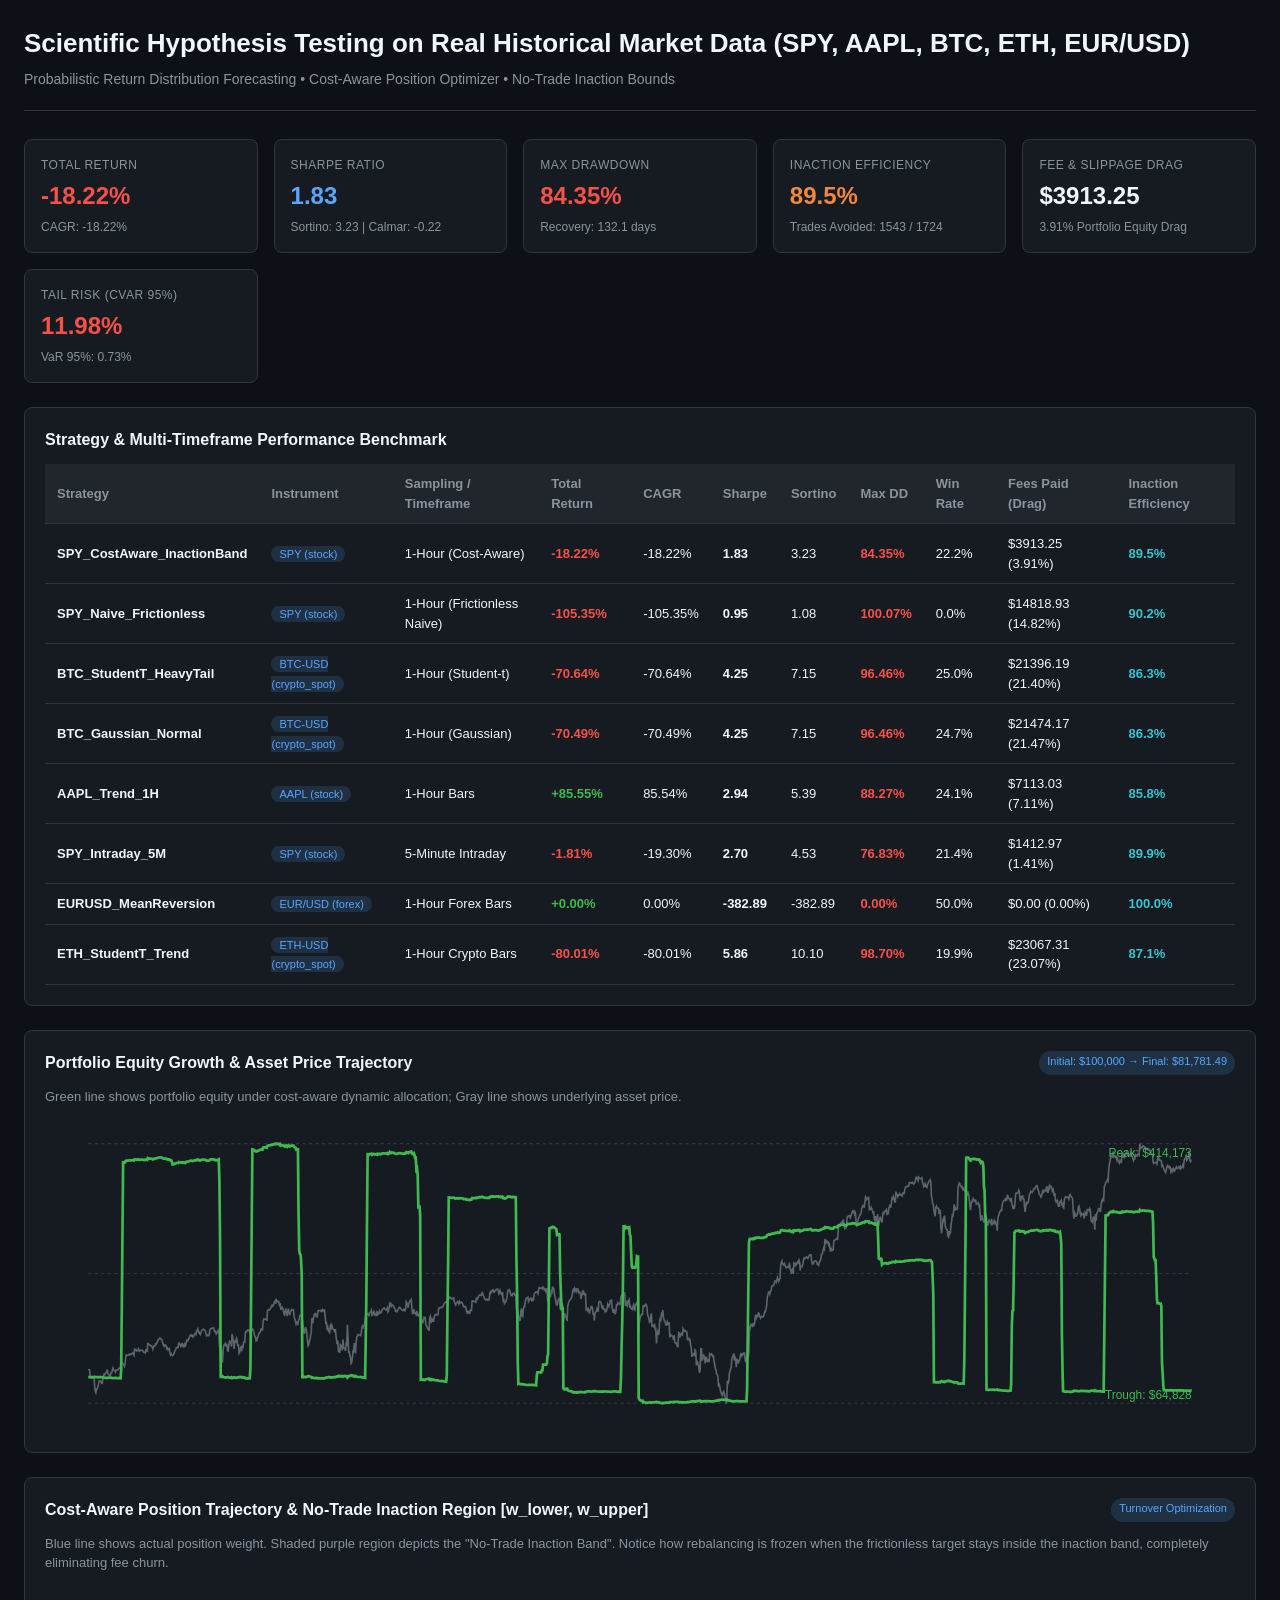
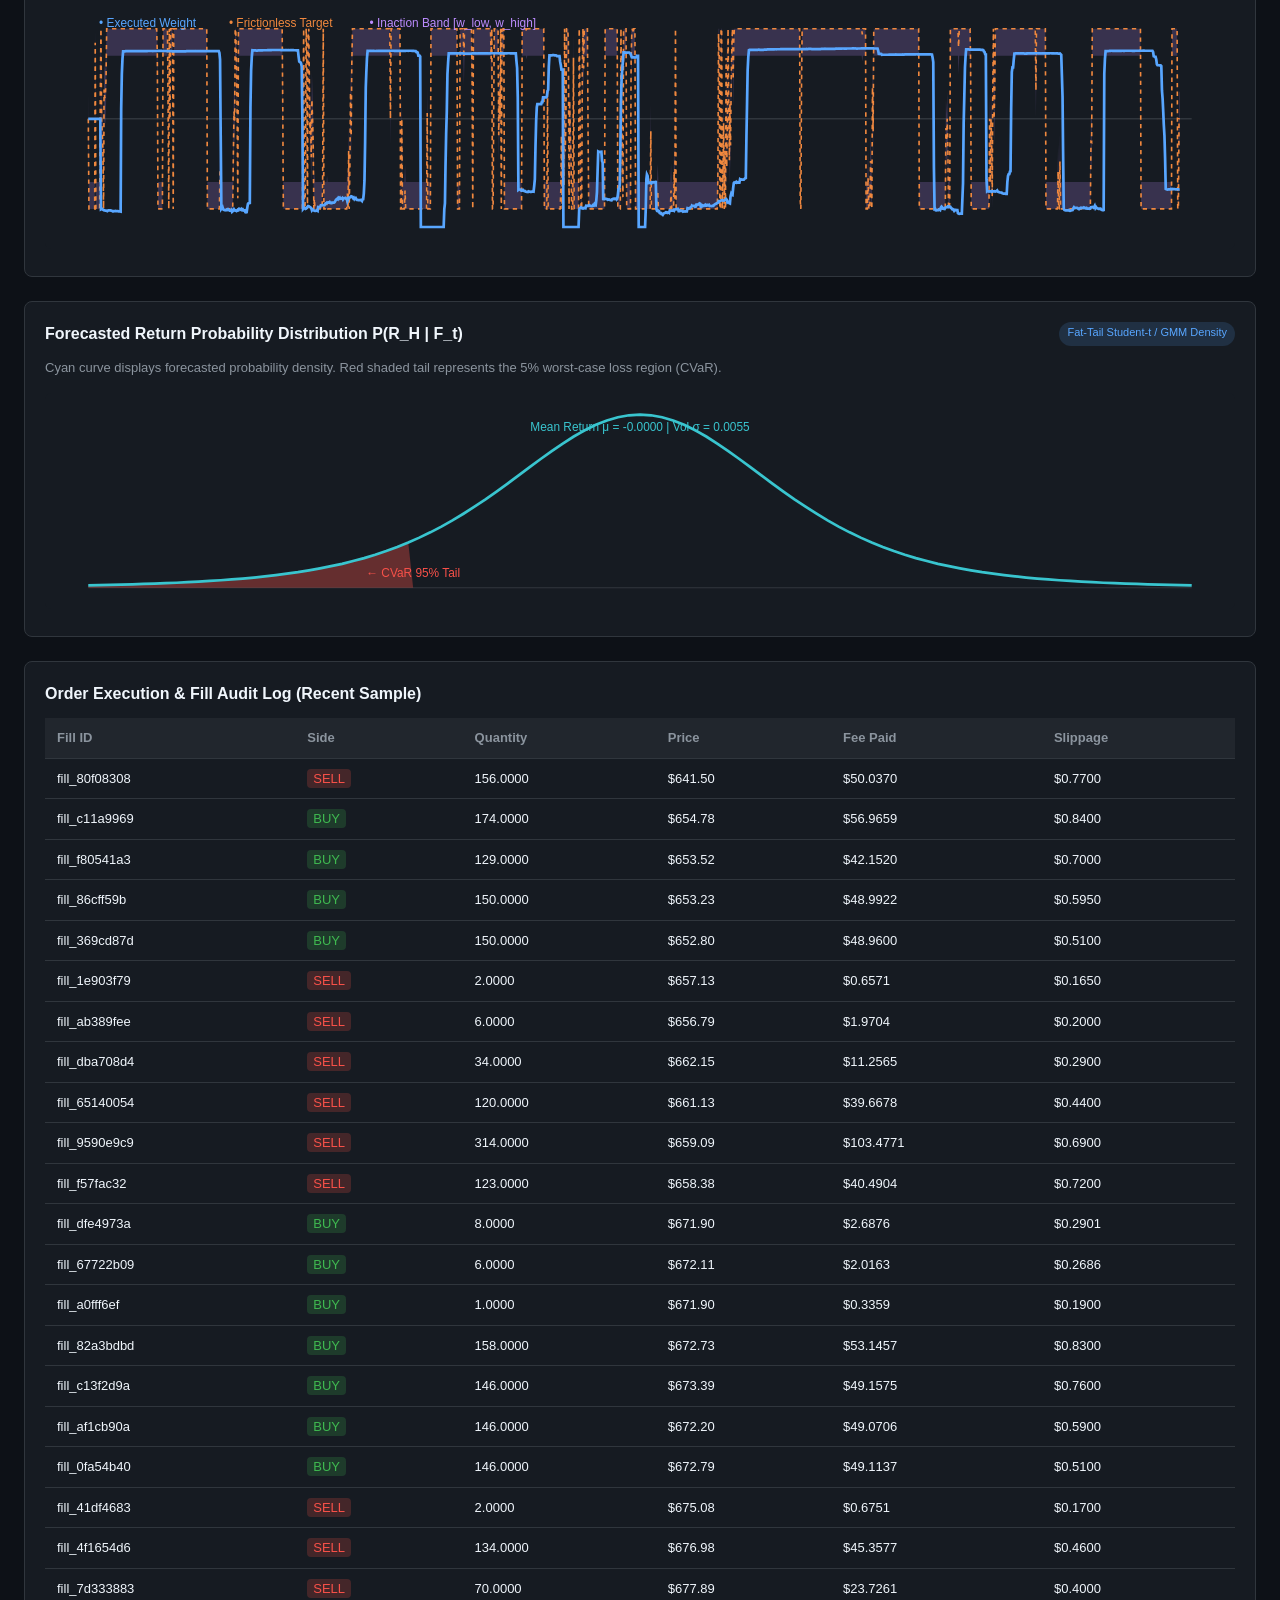
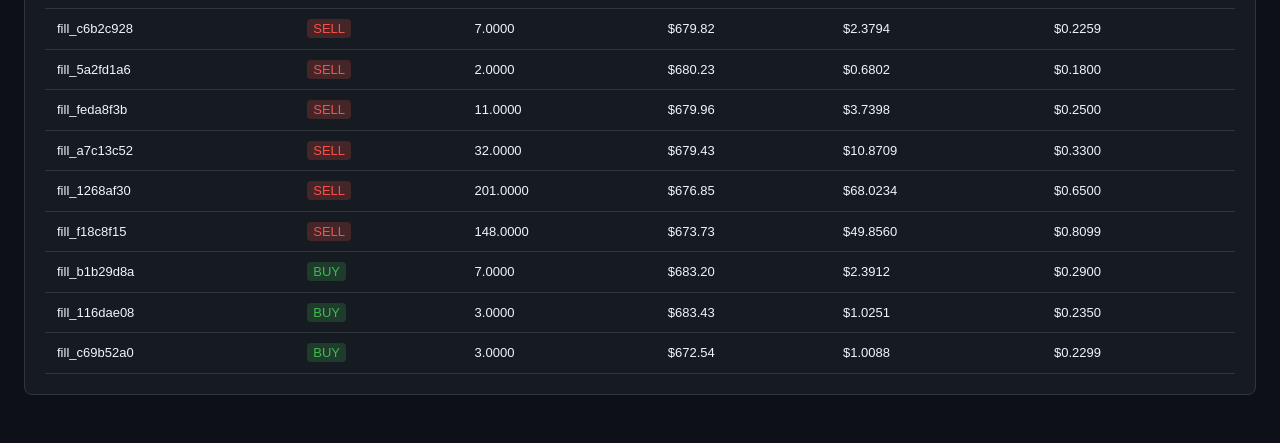
<file: reports/historical_hypothesis_report.html>
<!DOCTYPE html>
<html lang="en">
<head>
    <meta charset="UTF-8">
    <meta name="viewport" content="width=device-width, initial-scale=1.0">
    <title>Scientific Hypothesis Testing on Real Historical Market Data (SPY, AAPL, BTC, ETH, EUR/USD)</title>
    <style>
        :root {
            --bg-primary: #0d1117;
            --bg-secondary: #161b22;
            --bg-card: #21262d;
            --border-color: #30363d;
            --text-primary: #f0f6fc;
            --text-secondary: #8b949e;
            --accent-blue: #58a6ff;
            --accent-green: #3fb950;
            --accent-red: #f85149;
            --accent-purple: #bc8cff;
            --accent-orange: #f0883e;
            --accent-cyan: #39c5cf;
        }
        * { box-sizing: border-box; margin: 0; padding: 0; }
        body {
            font-family: -apple-system, BlinkMacSystemFont, "Segoe UI", Helvetica, Arial, sans-serif;
            background-color: var(--bg-primary);
            color: var(--text-primary);
            line-height: 1.5;
            padding: 24px;
        }
        .container { max-width: 1300px; margin: 0 auto; }
        header {
            margin-bottom: 28px;
            padding-bottom: 20px;
            border-bottom: 1px solid var(--border-color);
        }
        h1 { font-size: 26px; font-weight: 600; color: var(--text-primary); margin-bottom: 6px; }
        .subtitle { color: var(--text-secondary); font-size: 14px; }
        
        /* Metric Grid */
        .grid {
            display: grid;
            grid-template-columns: repeat(auto-fit, minmax(200px, 1fr));
            gap: 16px;
            margin-bottom: 24px;
        }
        .card {
            background: var(--bg-secondary);
            border: 1px solid var(--border-color);
            border-radius: 8px;
            padding: 16px;
        }
        .card-label { font-size: 12px; color: var(--text-secondary); text-transform: uppercase; letter-spacing: 0.5px; margin-bottom: 4px; }
        .card-value { font-size: 24px; font-weight: 700; color: var(--text-primary); }
        .card-value.green { color: var(--accent-green); }
        .card-value.red { color: var(--accent-red); }
        .card-value.blue { color: var(--accent-blue); }
        .card-value.orange { color: var(--accent-orange); }
        .card-sub { font-size: 12px; color: var(--text-secondary); margin-top: 4px; }
        
        /* Chart Section */
        .chart-card {
            background: var(--bg-secondary);
            border: 1px solid var(--border-color);
            border-radius: 8px;
            padding: 20px;
            margin-bottom: 24px;
        }
        .chart-title { font-size: 16px; font-weight: 600; margin-bottom: 12px; display: flex; justify-content: space-between; }
        .chart-desc { font-size: 13px; color: var(--text-secondary); margin-bottom: 16px; }
        .svg-container { width: 100%; overflow-x: auto; }
        
        /* Tables */
        table {
            width: 100%;
            border-collapse: collapse;
            font-size: 13px;
            margin-top: 12px;
        }
        th, td {
            padding: 10px 12px;
            text-align: left;
            border-bottom: 1px solid var(--border-color);
        }
        th {
            background: var(--bg-card);
            color: var(--text-secondary);
            font-weight: 600;
        }
        tr:hover td { background: rgba(255,255,255,0.02); }
        .positive { color: var(--accent-green); font-weight: 600; }
        .negative { color: var(--accent-red); font-weight: 600; }
        .badge {
            background: rgba(88, 166, 255, 0.15);
            color: var(--accent-blue);
            padding: 2px 8px;
            border-radius: 12px;
            font-size: 11px;
            font-weight: 500;
        }
        .side-badge.buy {
            background: rgba(63, 185, 80, 0.2);
            color: var(--accent-green);
            padding: 2px 6px;
            border-radius: 4px;
        }
        .side-badge.sell {
            background: rgba(248, 81, 73, 0.2);
            color: var(--accent-red);
            padding: 2px 6px;
            border-radius: 4px;
        }
        .highlight {
            color: var(--accent-cyan);
            font-weight: 600;
        }
    </style>
</head>
<body>
    <div class="container">
        <header>
            <h1>Scientific Hypothesis Testing on Real Historical Market Data (SPY, AAPL, BTC, ETH, EUR/USD)</h1>
            <div class="subtitle">Probabilistic Return Distribution Forecasting &bull; Cost-Aware Position Optimizer &bull; No-Trade Inaction Bounds</div>
        </header>

        <!-- KPI Grid -->
        <div class="grid">
            <div class="card">
                <div class="card-label">Total Return</div>
                <div class="card-value red">-18.22%</div>
                <div class="card-sub">CAGR: -18.22%</div>
            </div>
            <div class="card">
                <div class="card-label">Sharpe Ratio</div>
                <div class="card-value blue">1.83</div>
                <div class="card-sub">Sortino: 3.23 | Calmar: -0.22</div>
            </div>
            <div class="card">
                <div class="card-label">Max Drawdown</div>
                <div class="card-value red">84.35%</div>
                <div class="card-sub">Recovery: 132.1 days</div>
            </div>
            <div class="card">
                <div class="card-label">Inaction Efficiency</div>
                <div class="card-value orange">89.5%</div>
                <div class="card-sub">Trades Avoided: 1543 / 1724</div>
            </div>
            <div class="card">
                <div class="card-label">Fee & Slippage Drag</div>
                <div class="card-value">$3913.25</div>
                <div class="card-sub">3.91% Portfolio Equity Drag</div>
            </div>
            <div class="card">
                <div class="card-label">Tail Risk (CVaR 95%)</div>
                <div class="card-value red">11.98%</div>
                <div class="card-sub">VaR 95%: 0.73%</div>
            </div>
        </div>

        <!-- Strategy Comparison Section -->
        <div class="chart-card">
            <div class="chart-title">Strategy & Multi-Timeframe Performance Benchmark</div>
            <table>
                <thead>
                    <tr>
                        <th>Strategy</th>
                        <th>Instrument</th>
                        <th>Sampling / Timeframe</th>
                        <th>Total Return</th>
                        <th>CAGR</th>
                        <th>Sharpe</th>
                        <th>Sortino</th>
                        <th>Max DD</th>
                        <th>Win Rate</th>
                        <th>Fees Paid (Drag)</th>
                        <th>Inaction Efficiency</th>
                    </tr>
                </thead>
                <tbody>
                    
            <tr>
                <td><strong>SPY_CostAware_InactionBand</strong></td>
                <td><span class="badge">SPY (stock)</span></td>
                <td>1-Hour (Cost-Aware)</td>
                <td class="negative">-18.22%</td>
                <td>-18.22%</td>
                <td><strong>1.83</strong></td>
                <td>3.23</td>
                <td class="negative">84.35%</td>
                <td>22.2%</td>
                <td>$3913.25 (3.91%)</td>
                <td><span class="highlight">89.5%</span></td>
            </tr>
            
            <tr>
                <td><strong>SPY_Naive_Frictionless</strong></td>
                <td><span class="badge">SPY (stock)</span></td>
                <td>1-Hour (Frictionless Naive)</td>
                <td class="negative">-105.35%</td>
                <td>-105.35%</td>
                <td><strong>0.95</strong></td>
                <td>1.08</td>
                <td class="negative">100.07%</td>
                <td>0.0%</td>
                <td>$14818.93 (14.82%)</td>
                <td><span class="highlight">90.2%</span></td>
            </tr>
            
            <tr>
                <td><strong>BTC_StudentT_HeavyTail</strong></td>
                <td><span class="badge">BTC-USD (crypto_spot)</span></td>
                <td>1-Hour (Student-t)</td>
                <td class="negative">-70.64%</td>
                <td>-70.64%</td>
                <td><strong>4.25</strong></td>
                <td>7.15</td>
                <td class="negative">96.46%</td>
                <td>25.0%</td>
                <td>$21396.19 (21.40%)</td>
                <td><span class="highlight">86.3%</span></td>
            </tr>
            
            <tr>
                <td><strong>BTC_Gaussian_Normal</strong></td>
                <td><span class="badge">BTC-USD (crypto_spot)</span></td>
                <td>1-Hour (Gaussian)</td>
                <td class="negative">-70.49%</td>
                <td>-70.49%</td>
                <td><strong>4.25</strong></td>
                <td>7.15</td>
                <td class="negative">96.46%</td>
                <td>24.7%</td>
                <td>$21474.17 (21.47%)</td>
                <td><span class="highlight">86.3%</span></td>
            </tr>
            
            <tr>
                <td><strong>AAPL_Trend_1H</strong></td>
                <td><span class="badge">AAPL (stock)</span></td>
                <td>1-Hour Bars</td>
                <td class="positive">+85.55%</td>
                <td>85.54%</td>
                <td><strong>2.94</strong></td>
                <td>5.39</td>
                <td class="negative">88.27%</td>
                <td>24.1%</td>
                <td>$7113.03 (7.11%)</td>
                <td><span class="highlight">85.8%</span></td>
            </tr>
            
            <tr>
                <td><strong>SPY_Intraday_5M</strong></td>
                <td><span class="badge">SPY (stock)</span></td>
                <td>5-Minute Intraday</td>
                <td class="negative">-1.81%</td>
                <td>-19.30%</td>
                <td><strong>2.70</strong></td>
                <td>4.53</td>
                <td class="negative">76.83%</td>
                <td>21.4%</td>
                <td>$1412.97 (1.41%)</td>
                <td><span class="highlight">89.9%</span></td>
            </tr>
            
            <tr>
                <td><strong>EURUSD_MeanReversion</strong></td>
                <td><span class="badge">EUR/USD (forex)</span></td>
                <td>1-Hour Forex Bars</td>
                <td class="positive">+0.00%</td>
                <td>0.00%</td>
                <td><strong>-382.89</strong></td>
                <td>-382.89</td>
                <td class="negative">0.00%</td>
                <td>50.0%</td>
                <td>$0.00 (0.00%)</td>
                <td><span class="highlight">100.0%</span></td>
            </tr>
            
            <tr>
                <td><strong>ETH_StudentT_Trend</strong></td>
                <td><span class="badge">ETH-USD (crypto_spot)</span></td>
                <td>1-Hour Crypto Bars</td>
                <td class="negative">-80.01%</td>
                <td>-80.01%</td>
                <td><strong>5.86</strong></td>
                <td>10.10</td>
                <td class="negative">98.70%</td>
                <td>19.9%</td>
                <td>$23067.31 (23.07%)</td>
                <td><span class="highlight">87.1%</span></td>
            </tr>
            
                </tbody>
            </table>
        </div>

        <!-- Chart 1: Equity Curve -->
        <div class="chart-card">
            <div class="chart-title">
                <span>Portfolio Equity Growth & Asset Price Trajectory</span>
                <span class="badge">Initial: $100,000 &rarr; Final: $81,781.49</span>
            </div>
            <div class="chart-desc">Green line shows portfolio equity under cost-aware dynamic allocation; Gray line shows underlying asset price.</div>
            <div class="svg-container">
                
        <svg viewBox="0 0 1100 280" style="width:100%; height:auto; background:#161b22; border-radius:6px;">
            <!-- Grid lines -->
            <line x1="40" y1="20" x2="1060" y2="20" stroke="#30363d" stroke-dasharray="3,3"/>
            <line x1="40" y1="140.0" x2="1060" y2="140.0" stroke="#30363d" stroke-dasharray="3,3"/>
            <line x1="40" y1="260" x2="1060" y2="260" stroke="#30363d" stroke-dasharray="3,3"/>

            <!-- Price line (gray) -->
            <polyline fill="none" stroke="#8b949e" stroke-width="1.5" opacity="0.6" points="40.0,229.4 40.6,228.9 41.2,229.1 41.8,235.8 42.3,236.2 42.9,236.6 43.5,236.9 44.1,236.4 44.7,235.9 45.3,235.3 45.9,244.1 46.4,248.8 47.0,250.3 47.6,247.1 48.2,246.9 48.8,244.7 49.4,242.8 50.0,239.5 50.5,239.4 51.1,239.4 51.7,239.6 52.3,241.5 52.9,241.6 53.5,237.4 54.1,235.5 54.6,233.3 55.2,233.7 55.8,232.3 56.4,231.7 57.0,230.6 57.6,228.9 58.2,232.8 58.7,233.3 59.3,234.1 59.9,233.9 60.5,234.1 61.1,231.9 61.7,231.7 62.3,229.2 62.8,227.6 63.4,229.4 64.0,229.7 64.6,229.8 65.2,231.1 65.8,229.2 66.3,229.2 66.9,229.2 67.5,229.1 68.1,227.9 68.7,227.5 69.3,227.1 69.9,226.7 70.4,220.9 71.0,222.7 71.6,223.0 72.2,223.6 72.8,224.5 73.4,225.9 74.0,223.7 74.5,217.7 75.1,215.3 75.7,215.5 76.3,215.8 76.9,215.5 77.5,214.8 78.1,215.1 78.6,214.5 79.2,215.0 79.8,214.3 80.4,214.2 81.0,213.6 81.6,214.1 82.2,215.4 82.7,210.1 83.3,210.6 83.9,210.2 84.5,211.6 85.1,211.4 85.7,211.1 86.3,209.8 86.8,211.3 87.4,211.8 88.0,211.4 88.6,210.8 89.2,210.9 89.8,211.0 90.4,211.3 90.9,212.5 91.5,212.9 92.1,212.9 92.7,213.4 93.3,210.6 93.9,210.9 94.5,212.5 95.0,204.1 95.6,205.9 96.2,205.7 96.8,205.9 97.4,206.7 98.0,206.9 98.6,207.5 99.1,208.1 99.7,210.0 100.3,207.2 100.9,207.2 101.5,207.1 102.1,205.1 102.7,205.4 103.2,204.7 103.8,203.3 104.4,201.8 105.0,200.8 105.6,200.7 106.2,199.7 106.8,200.3 107.3,200.6 107.9,201.3 108.5,202.8 109.1,205.3 109.7,206.9 110.3,207.4 110.8,206.0 111.4,206.1 112.0,206.9 112.6,209.7 113.2,209.0 113.8,210.6 114.4,209.9 114.9,209.5 115.5,213.6 116.1,215.3 116.7,214.4 117.3,215.5 117.9,216.0 118.5,215.3 119.0,214.5 119.6,213.2 120.2,211.3 120.8,210.5 121.4,208.6 122.0,208.4 122.6,208.6 123.1,208.4 123.7,203.6 124.3,205.5 124.9,205.6 125.5,207.1 126.1,205.7 126.7,207.0 127.2,205.4 127.8,206.6 128.4,207.6 129.0,205.7 129.6,207.8 130.2,205.0 130.8,202.6 131.3,201.4 131.9,202.3 132.5,201.1 133.1,200.1 133.7,198.4 134.3,197.1 134.9,196.6 135.4,197.6 136.0,197.2 136.6,198.9 137.2,198.1 137.8,197.5 138.4,195.8 139.0,196.0 139.5,196.5 140.1,192.9 140.7,192.3 141.3,191.2 141.9,194.6 142.5,194.3 143.1,195.8 143.6,196.4 144.2,194.3 144.8,193.3 145.4,192.2 146.0,191.9 146.6,191.6 147.2,192.3 147.7,192.6 148.3,193.1 148.9,196.3 149.5,197.7 150.1,196.8 150.7,197.4 151.3,197.5 151.8,196.6 152.4,192.1 153.0,191.1 153.6,190.9 154.2,190.5 154.8,190.7 155.4,190.5 155.9,190.3 156.5,193.2 157.1,194.0 157.7,193.6 158.3,196.0 158.9,195.4 159.4,194.3 160.0,193.3 160.6,191.0 161.2,207.3 161.8,208.7 162.4,211.6 163.0,212.6 163.5,217.6 164.1,222.3 164.7,209.8 165.3,206.8 165.9,205.6 166.5,206.2 167.1,204.9 167.6,206.7 168.2,206.3 168.8,211.5 169.4,211.7 170.0,205.4 170.6,202.6 171.2,203.0 171.7,203.5 172.3,207.7 172.9,195.8 173.5,198.8 174.1,202.2 174.7,209.8 175.3,204.3 175.8,202.6 176.4,203.1 177.0,200.1 177.6,201.9 178.2,207.2 178.8,205.6 179.4,213.8 179.9,212.9 180.5,210.1 181.1,207.5 181.7,212.1 182.3,206.2 182.9,209.3 183.5,203.8 184.0,203.0 184.6,204.3 185.2,194.7 185.8,193.7 186.4,193.9 187.0,192.6 187.6,192.2 188.1,192.4 188.7,193.1 189.3,194.2 189.9,192.1 190.5,190.9 191.1,192.6 191.7,191.5 192.2,192.1 192.8,193.2 193.4,196.1 194.0,198.6 194.6,199.0 195.2,202.5 195.8,202.1 196.3,199.3 196.9,198.7 197.5,196.1 198.1,195.1 198.7,194.3 199.3,193.5 199.9,191.2 200.4,191.2 201.0,192.6 201.6,184.3 202.2,182.1 202.8,182.5 203.4,182.2 203.9,182.1 204.5,181.9 205.1,183.8 205.7,174.3 206.3,173.7 206.9,173.5 207.5,173.6 208.0,172.9 208.6,172.3 209.2,170.8 209.8,169.3 210.4,170.2 211.0,169.2 211.6,167.9 212.1,166.2 212.7,165.2 213.3,167.9 213.9,164.7 214.5,165.8 215.1,165.5 215.7,166.4 216.2,166.3 216.8,170.4 217.4,167.4 218.0,173.6 218.6,171.4 219.2,171.2 219.8,172.1 220.3,174.4 220.9,177.1 221.5,179.2 222.1,173.9 222.7,173.1 223.3,176.3 223.9,179.5 224.4,175.4 225.0,172.5 225.6,175.9 226.2,178.4 226.8,175.8 227.4,174.7 228.0,173.3 228.5,173.9 229.1,174.1 229.7,173.7 230.3,180.2 230.9,182.0 231.5,184.0 232.1,186.7 232.6,185.1 233.2,185.6 233.8,186.6 234.4,183.2 235.0,181.9 235.6,179.0 236.2,178.5 236.7,178.8 237.3,179.5 237.9,183.1 238.5,187.9 239.1,192.9 239.7,195.8 240.3,193.6 240.8,189.7 241.4,191.4 242.0,194.8 242.6,201.7 243.2,206.7 243.8,205.5 244.4,202.7 244.9,200.9 245.5,197.3 246.1,193.7 246.7,180.9 247.3,186.2 247.9,183.2 248.5,180.0 249.0,177.9 249.6,177.0 250.2,177.0 250.8,180.0 251.4,180.2 252.0,177.5 252.5,174.4 253.1,174.1 253.7,174.5 254.3,174.5 254.9,174.0 255.5,175.3 256.1,175.2 256.6,173.5 257.2,174.7 257.8,173.8 258.4,173.8 259.0,180.8 259.6,186.0 260.2,185.7 260.7,190.6 261.3,189.5 261.9,192.5 262.5,191.9 263.1,195.5 263.7,188.1 264.3,187.1 264.8,190.1 265.4,188.7 266.0,190.9 266.6,192.0 267.2,191.9 267.8,194.4 268.4,191.5 268.9,197.2 269.5,201.8 270.1,205.2 270.7,202.1 271.3,212.7 271.9,208.7 272.5,213.4 273.0,205.9 273.6,206.5 274.2,207.3 274.8,211.0 275.4,201.2 276.0,208.0 276.6,209.3 277.1,209.6 277.7,211.5 278.3,205.6 278.9,207.0 279.5,187.4 280.1,198.5 280.7,213.5 281.2,211.9 281.8,216.0 282.4,217.3 283.0,223.2 283.6,222.3 284.2,217.7 284.8,210.6 285.3,213.8 285.9,204.4 286.5,211.8 287.1,212.7 287.7,202.3 288.3,198.4 288.9,198.1 289.4,196.5 290.0,196.9 290.6,196.9 291.2,197.1 291.8,197.4 292.4,194.5 293.0,189.8 293.5,188.7 294.1,189.8 294.7,187.9 295.3,187.1 295.9,182.1 296.5,178.3 297.0,177.6 297.6,177.3 298.2,177.1 298.8,177.2 299.4,179.7 300.0,176.4 300.6,175.7 301.1,175.4 301.7,174.1 302.3,179.4 302.9,177.4 303.5,175.9 304.1,175.1 304.7,178.2 305.2,177.9 305.8,178.7 306.4,176.6 307.0,179.1 307.6,175.2 308.2,177.4 308.8,176.9 309.3,175.1 309.9,176.7 310.5,176.4 311.1,175.3 311.7,173.4 312.3,172.8 312.9,172.2 313.4,171.9 314.0,173.0 314.6,173.4 315.2,173.7 315.8,172.7 316.4,171.6 317.0,175.6 317.5,174.7 318.1,172.1 318.7,166.5 319.3,169.6 319.9,170.5 320.5,168.6 321.1,169.6 321.6,169.5 322.2,170.1 322.8,171.8 323.4,172.6 324.0,174.8 324.6,174.6 325.2,175.5 325.7,174.9 326.3,173.3 326.9,172.4 327.5,171.4 328.1,171.7 328.7,172.3 329.3,173.1 329.8,173.8 330.4,174.2 331.0,174.3 331.6,173.2 332.2,174.1 332.8,174.5 333.4,172.4 333.9,166.1 334.5,167.2 335.1,169.1 335.7,171.7 336.3,167.3 336.9,166.9 337.5,165.2 338.0,165.6 338.6,164.4 339.2,173.1 339.8,177.1 340.4,176.8 341.0,172.9 341.5,176.8 342.1,176.9 342.7,176.3 343.3,179.4 343.9,174.6 344.5,178.1 345.1,179.1 345.6,177.8 346.2,177.4 346.8,178.0 347.4,182.8 348.0,183.7 348.6,183.3 349.2,186.2 349.7,183.9 350.3,180.4 350.9,180.9 351.5,180.8 352.1,187.7 352.7,188.5 353.3,189.8 353.8,191.2 354.4,191.1 355.0,193.1 355.6,180.7 356.2,179.5 356.8,185.9 357.4,181.0 357.9,183.7 358.5,182.9 359.1,184.8 359.7,180.4 360.3,178.8 360.9,178.0 361.5,177.9 362.0,178.1 362.6,178.3 363.2,178.2 363.8,173.1 364.4,171.6 365.0,171.7 365.6,171.6 366.1,171.5 366.7,171.2 367.3,171.4 367.9,170.7 368.5,168.7 369.1,167.8 369.7,167.0 370.2,166.5 370.8,166.5 371.4,166.4 372.0,164.4 372.6,163.1 373.2,162.2 373.8,162.9 374.3,161.9 374.9,162.7 375.5,162.9 376.1,163.6 376.7,163.0 377.3,162.8 377.9,162.7 378.4,166.4 379.0,167.6 379.6,169.1 380.2,167.4 380.8,167.2 381.4,166.0 382.0,166.5 382.5,168.0 383.1,165.9 383.7,167.3 384.3,166.7 384.9,166.6 385.5,167.1 386.1,168.0 386.6,170.2 387.2,170.9 387.8,171.1 388.4,170.5 389.0,171.0 389.6,174.8 390.1,176.2 390.7,175.2 391.3,176.2 391.9,175.2 392.5,177.5 393.1,174.4 393.7,173.9 394.2,174.0 394.8,165.4 395.4,165.3 396.0,165.7 396.6,165.7 397.2,166.0 397.8,166.3 398.3,166.7 398.9,162.2 399.5,164.6 400.1,162.3 400.7,161.7 401.3,160.0 401.9,159.8 402.4,159.8 403.0,160.4 403.6,159.5 404.2,157.2 404.8,159.7 405.4,160.4 406.0,162.5 406.5,163.7 407.1,163.7 407.7,164.6 408.3,164.1 408.9,163.9 409.5,164.8 410.1,163.8 410.6,164.0 411.2,158.1 411.8,158.5 412.4,156.3 413.0,156.9 413.6,155.4 414.2,155.0 414.7,156.7 415.3,157.3 415.9,156.3 416.5,155.8 417.1,154.9 417.7,154.5 418.3,154.5 418.8,154.8 419.4,158.7 420.0,157.5 420.6,155.8 421.2,158.4 421.8,158.2 422.4,159.9 422.9,157.1 423.5,165.1 424.1,164.4 424.7,167.7 425.3,166.9 425.9,166.1 426.5,164.4 427.0,162.4 427.6,156.8 428.2,155.4 428.8,155.9 429.4,155.2 430.0,157.3 430.6,160.1 431.1,159.6 431.7,160.4 432.3,158.7 432.9,159.0 433.5,158.3 434.1,159.8 434.6,159.6 435.2,160.5 435.8,172.9 436.4,173.0 437.0,175.3 437.6,178.7 438.2,182.3 438.7,183.3 439.3,183.0 439.9,174.3 440.5,172.3 441.1,179.4 441.7,179.8 442.3,172.0 442.8,170.5 443.4,170.6 444.0,165.6 444.6,163.4 445.2,162.7 445.8,162.4 446.4,162.0 446.9,166.0 447.5,164.8 448.1,164.2 448.7,163.0 449.3,162.8 449.9,164.8 450.5,163.8 451.0,164.9 451.6,164.4 452.2,159.0 452.8,158.1 453.4,157.5 454.0,157.0 454.6,156.9 455.1,157.3 455.7,158.7 456.3,155.4 456.9,153.1 457.5,153.5 458.1,153.8 458.7,153.2 459.2,153.5 459.8,154.2 460.4,152.6 461.0,153.3 461.6,155.3 462.2,154.8 462.8,156.4 463.3,154.3 463.9,154.4 464.5,164.7 465.1,166.4 465.7,161.4 466.3,161.5 466.9,159.8 467.4,160.6 468.0,156.7 468.6,157.5 469.2,152.2 469.8,153.8 470.4,154.3 471.0,159.5 471.5,161.8 472.1,165.0 472.7,168.9 473.3,169.2 473.9,167.0 474.5,163.9 475.1,163.2 475.6,165.7 476.2,173.2 476.8,171.4 477.4,170.6 478.0,167.0 478.6,169.3 479.2,184.5 479.7,179.7 480.3,176.7 480.9,180.5 481.5,178.7 482.1,182.7 482.7,183.2 483.2,170.3 483.8,167.7 484.4,165.5 485.0,164.8 485.6,163.9 486.2,163.4 486.8,162.1 487.3,160.0 487.9,155.6 488.5,154.8 489.1,156.3 489.7,153.9 490.3,155.7 490.9,156.8 491.4,153.6 492.0,155.4 492.6,154.7 493.2,157.6 493.8,156.9 494.4,157.8 495.0,159.7 495.5,163.5 496.1,160.1 496.7,157.3 497.3,158.6 497.9,157.1 498.5,159.5 499.1,160.0 499.6,158.2 500.2,173.3 500.8,172.5 501.4,174.0 502.0,172.5 502.6,174.0 503.2,177.2 503.7,174.4 504.3,173.0 504.9,170.5 505.5,170.5 506.1,172.2 506.7,178.1 507.3,176.6 507.8,183.4 508.4,176.6 509.0,175.6 509.6,175.3 510.2,172.7 510.8,174.5 511.4,174.7 511.9,166.5 512.5,165.9 513.1,166.0 513.7,166.6 514.3,168.8 514.9,172.4 515.5,169.2 516.0,172.9 516.6,172.5 517.2,172.8 517.8,175.3 518.4,173.9 519.0,174.5 519.6,171.9 520.1,168.2 520.7,169.3 521.3,170.7 521.9,168.6 522.5,165.4 523.1,165.7 523.7,164.1 524.2,171.9 524.8,174.5 525.4,176.4 526.0,173.0 526.6,177.1 527.2,177.0 527.7,175.3 528.3,169.0 528.9,169.3 529.5,167.0 530.1,167.8 530.7,168.1 531.3,168.6 531.8,167.3 532.4,161.2 533.0,160.7 533.6,159.9 534.2,159.4 534.8,158.5 535.4,158.4 535.9,158.1 536.5,170.0 537.1,165.1 537.7,169.0 538.3,170.0 538.9,165.3 539.5,165.2 540.0,164.2 540.6,171.9 541.2,170.5 541.8,172.5 542.4,173.0 543.0,173.3 543.6,170.2 544.1,169.0 544.7,173.6 545.3,174.0 545.9,168.7 546.5,168.3 547.1,166.0 547.7,170.5 548.2,168.9 548.8,195.4 549.4,185.5 550.0,181.8 550.6,179.4 551.2,178.3 551.8,177.4 552.3,178.7 552.9,169.3 553.5,170.8 554.1,170.6 554.7,169.3 555.3,168.5 555.9,169.1 556.4,170.8 557.0,177.8 557.6,179.9 558.2,181.5 558.8,185.1 559.4,184.5 560.0,180.0 560.5,176.8 561.1,188.5 561.7,188.1 562.3,189.0 562.9,187.7 563.5,187.3 564.1,191.6 564.6,191.2 565.2,204.7 565.8,195.5 566.4,193.8 567.0,197.0 567.6,195.1 568.2,183.3 568.7,181.8 569.3,182.9 569.9,177.3 570.5,178.2 571.1,173.9 571.7,180.2 572.3,183.3 572.8,183.9 573.4,185.3 574.0,187.7 574.6,187.6 575.2,184.8 575.8,186.7 576.3,187.2 576.9,185.0 577.5,198.3 578.1,198.1 578.7,197.0 579.3,197.5 579.9,198.1 580.4,198.4 581.0,201.5 581.6,197.0 582.2,203.8 582.8,204.3 583.4,204.2 584.0,205.8 584.5,207.4 585.1,207.5 585.7,194.7 586.3,195.1 586.9,199.3 587.5,196.4 588.1,195.5 588.6,196.3 589.2,196.8 589.8,191.1 590.4,192.5 591.0,193.2 591.6,192.7 592.2,193.7 592.7,193.5 593.3,194.0 593.9,201.6 594.5,200.1 595.1,199.9 595.7,201.8 596.3,201.4 596.8,206.5 597.4,208.7 598.0,217.1 598.6,214.9 599.2,214.5 599.8,215.8 600.4,215.7 600.9,210.8 601.5,211.7 602.1,224.3 602.7,224.2 603.3,222.3 603.9,223.8 604.5,228.2 605.0,231.9 605.6,229.6 606.2,209.6 606.8,209.8 607.4,220.7 608.0,218.8 608.6,215.4 609.1,215.5 609.7,218.6 610.3,223.2 610.9,217.6 611.5,217.7 612.1,221.8 612.7,219.9 613.2,220.1 613.8,222.1 614.4,214.2 615.0,214.7 615.6,215.2 616.2,214.4 616.8,215.2 617.3,216.8 617.9,216.4 618.5,221.4 619.1,224.5 619.7,228.1 620.3,229.5 620.8,232.7 621.4,233.3 622.0,235.1 622.6,244.7 623.2,241.7 623.8,245.1 624.4,248.7 624.9,250.1 625.5,251.5 626.1,252.8 626.7,249.9 627.3,249.0 627.9,250.9 628.5,253.9 629.0,255.7 629.6,260.0 630.2,256.1 630.8,239.3 631.4,242.2 632.0,239.9 632.6,232.1 633.1,230.9 633.7,228.2 634.3,226.9 634.9,219.2 635.5,217.1 636.1,215.7 636.7,213.9 637.2,220.5 637.8,217.5 638.4,218.9 639.0,226.7 639.6,218.8 640.2,222.9 640.8,219.8 641.3,221.6 641.9,220.2 642.5,217.8 643.1,213.8 643.7,216.1 644.3,214.7 644.9,215.4 645.4,214.0 646.0,214.6 646.6,213.0 647.2,220.2 647.8,222.0 648.4,217.7 649.0,217.9 649.5,217.4 650.1,216.6 650.7,212.4 651.3,188.5 651.9,190.3 652.5,187.1 653.1,187.1 653.6,187.3 654.2,189.5 654.8,185.7 655.4,188.3 656.0,185.6 656.6,179.3 657.2,178.7 657.7,181.0 658.3,179.2 658.9,179.3 659.5,176.7 660.1,177.1 660.7,179.9 661.3,181.3 661.8,180.1 662.4,179.7 663.0,180.2 663.6,179.8 664.2,179.9 664.8,176.9 665.4,175.1 665.9,175.3 666.5,173.0 667.1,169.5 667.7,161.5 668.3,159.5 668.9,157.3 669.4,157.1 670.0,158.9 670.6,156.3 671.2,156.0 671.8,152.0 672.4,151.3 673.0,151.3 673.5,151.2 674.1,149.4 674.7,147.0 675.3,147.3 675.9,148.4 676.5,145.8 677.1,143.8 677.6,145.9 678.2,147.4 678.8,145.6 679.4,144.5 680.0,132.2 680.6,130.0 681.2,128.6 681.7,131.2 682.3,131.3 682.9,132.2 683.5,130.9 684.1,132.7 684.7,133.7 685.3,134.8 685.8,134.2 686.4,133.7 687.0,134.2 687.6,133.1 688.2,130.1 688.8,136.3 689.4,136.8 689.9,139.5 690.5,138.9 691.1,134.6 691.7,140.4 692.3,130.2 692.9,130.7 693.5,132.3 694.0,130.9 694.6,131.9 695.2,130.3 695.8,129.1 696.4,130.1 697.0,127.8 697.6,129.8 698.1,137.3 698.7,133.4 699.3,133.6 699.9,133.5 700.5,131.2 701.1,128.0 701.7,125.7 702.2,126.1 702.8,126.1 703.4,125.0 704.0,124.6 704.6,125.5 705.2,126.2 705.8,124.8 706.3,123.6 706.9,122.8 707.5,122.7 708.1,122.7 708.7,129.0 709.3,131.2 709.9,130.5 710.4,130.8 711.0,128.8 711.6,128.4 712.2,128.3 712.8,128.6 713.4,129.6 713.9,131.4 714.5,131.1 715.1,132.2 715.7,129.6 716.3,128.5 716.9,127.8 717.5,123.9 718.0,122.7 718.6,121.7 719.2,118.4 719.8,116.4 720.4,117.5 721.0,108.1 721.6,109.7 722.1,111.5 722.7,110.2 723.3,111.5 723.9,111.1 724.5,113.9 725.1,113.0 725.7,117.5 726.2,119.8 726.8,117.2 727.4,118.5 728.0,118.6 728.6,118.0 729.2,109.7 729.8,109.4 730.3,109.2 730.9,108.8 731.5,107.8 732.1,107.4 732.7,109.0 733.3,98.9 733.9,95.6 734.4,96.1 735.0,96.2 735.6,94.0 736.2,92.7 736.8,92.9 737.4,91.6 738.0,91.0 738.5,93.5 739.1,97.9 739.7,96.8 740.3,98.1 740.9,96.4 741.5,88.0 742.1,87.8 742.6,86.8 743.2,86.6 743.8,86.5 744.4,88.3 745.0,86.8 745.6,85.3 746.2,82.8 746.7,82.3 747.3,83.2 747.9,82.3 748.5,85.3 749.1,84.2 749.7,91.0 750.3,95.2 750.8,94.5 751.4,91.9 752.0,89.0 752.6,87.6 753.2,85.8 753.8,85.6 754.4,84.0 754.9,80.1 755.5,78.7 756.1,77.2 756.7,77.3 757.3,79.2 757.9,73.3 758.5,69.2 759.0,70.0 759.6,71.8 760.2,70.7 760.8,69.9 761.4,69.9 762.0,81.1 762.5,80.9 763.1,80.8 763.7,78.8 764.3,80.1 764.9,82.6 765.5,84.3 766.1,83.7 766.6,89.9 767.2,91.2 767.8,87.1 768.4,91.4 769.0,90.1 769.6,85.2 770.2,95.0 770.7,95.3 771.3,91.7 771.9,87.7 772.5,89.5 773.1,91.3 773.7,92.8 774.3,86.3 774.8,84.0 775.4,84.6 776.0,82.6 776.6,82.7 777.2,81.6 777.8,80.9 778.4,85.3 778.9,84.8 779.5,84.8 780.1,79.4 780.7,77.5 781.3,78.6 781.9,78.5 782.5,73.7 783.0,70.2 783.6,71.0 784.2,68.9 784.8,71.1 785.4,73.9 786.0,73.9 786.6,64.4 787.1,67.1 787.7,67.2 788.3,69.0 788.9,67.4 789.5,67.6 790.1,66.1 790.7,66.8 791.2,67.6 791.8,67.4 792.4,68.2 793.0,65.7 793.6,65.9 794.2,66.1 794.8,62.5 795.3,60.5 795.9,59.8 796.5,60.0 797.1,59.2 797.7,59.2 798.3,59.4 798.9,56.2 799.4,55.9 800.0,56.0 800.6,56.2 801.2,56.7 801.8,55.8 802.4,56.6 803.0,57.4 803.5,56.9 804.1,55.9 804.7,53.2 805.3,51.1 805.9,51.3 806.5,53.3 807.0,54.4 807.6,51.0 808.2,51.8 808.8,52.3 809.4,52.5 810.0,51.9 810.6,51.6 811.1,55.9 811.7,57.0 812.3,59.9 812.9,59.4 813.5,57.2 814.1,59.1 814.7,60.1 815.2,60.4 815.8,57.4 816.4,56.4 817.0,55.4 817.6,54.3 818.2,53.5 818.8,55.5 819.3,68.1 819.9,69.8 820.5,75.3 821.1,76.4 821.7,81.4 822.3,85.4 822.9,87.0 823.4,78.9 824.0,77.7 824.6,79.4 825.2,79.6 825.8,79.7 826.4,84.2 827.0,84.0 827.5,80.9 828.1,97.3 828.7,103.1 829.3,97.7 829.9,90.7 830.5,91.5 831.1,87.6 831.6,87.3 832.2,96.6 832.8,97.8 833.4,99.6 834.0,99.6 834.6,105.3 835.2,106.2 835.7,100.8 836.3,103.4 836.9,102.3 837.5,94.9 838.1,91.7 838.7,86.2 839.3,86.7 839.8,83.5 840.4,76.2 841.0,81.9 841.6,79.5 842.2,80.8 842.8,80.6 843.4,80.2 843.9,61.0 844.5,58.6 845.1,56.4 845.7,57.0 846.3,59.3 846.9,59.8 847.5,59.4 848.0,61.9 848.6,62.6 849.2,61.4 849.8,63.3 850.4,63.4 851.0,64.9 851.5,66.3 852.1,64.1 852.7,66.8 853.3,65.6 853.9,67.4 854.5,72.9 855.1,79.6 855.6,81.4 856.2,74.3 856.8,74.2 857.4,72.2 858.0,70.8 858.6,72.4 859.2,73.2 859.7,72.3 860.3,72.4 860.9,75.8 861.5,75.2 862.1,75.3 862.7,74.6 863.3,77.4 863.8,75.8 864.4,84.6 865.0,91.5 865.6,87.1 866.2,86.8 866.8,90.2 867.4,90.9 867.9,93.0 868.5,88.5 869.1,83.4 869.7,85.9 870.3,95.4 870.9,91.9 871.5,95.7 872.0,94.0 872.6,90.1 873.2,92.0 873.8,92.2 874.4,93.7 875.0,89.5 875.6,95.1 876.1,93.7 876.7,93.3 877.3,91.4 877.9,93.4 878.5,91.3 879.1,94.4 879.7,95.4 880.2,100.4 880.8,89.2 881.4,86.4 882.0,85.5 882.6,82.6 883.2,82.5 883.8,81.5 884.3,81.5 884.9,75.7 885.5,74.4 886.1,72.8 886.7,72.5 887.3,72.0 887.9,71.0 888.4,72.5 889.0,71.9 889.6,68.0 890.2,68.5 890.8,70.1 891.4,71.4 892.0,71.7 892.5,73.7 893.1,70.1 893.7,75.0 894.3,77.2 894.9,80.4 895.5,78.5 896.1,79.2 896.6,75.1 897.2,66.9 897.8,65.6 898.4,65.8 899.0,65.7 899.6,64.7 900.1,63.2 900.7,64.7 901.3,72.1 901.9,72.7 902.5,68.8 903.1,68.7 903.7,68.4 904.2,72.1 904.8,70.5 905.4,77.9 906.0,83.0 906.6,77.9 907.2,73.7 907.8,75.4 908.3,74.5 908.9,74.4 909.5,70.2 910.1,67.1 910.7,65.8 911.3,64.0 911.9,64.5 912.4,65.1 913.0,64.2 913.6,62.7 914.2,61.6 914.8,61.7 915.4,60.4 916.0,59.7 916.5,58.9 917.1,59.0 917.7,61.9 918.3,63.0 918.9,66.4 919.5,67.1 920.1,68.0 920.6,69.4 921.2,68.3 921.8,65.7 922.4,62.6 923.0,65.6 923.6,63.1 924.2,62.8 924.7,63.4 925.3,63.8 925.9,59.4 926.5,61.0 927.1,65.5 927.7,62.3 928.3,59.4 928.8,61.0 929.4,59.2 930.0,59.8 930.6,60.7 931.2,63.7 931.8,62.5 932.4,65.4 932.9,68.3 933.5,65.6 934.1,72.7 934.7,74.1 935.3,73.3 935.9,71.8 936.5,76.9 937.0,77.8 937.6,77.8 938.2,73.8 938.8,73.5 939.4,72.4 940.0,76.3 940.6,75.7 941.1,78.5 941.7,79.4 942.3,71.8 942.9,70.0 943.5,69.0 944.1,69.5 944.6,69.7 945.2,69.6 945.8,69.5 946.4,71.2 947.0,67.8 947.6,67.1 948.2,68.4 948.7,69.2 949.3,70.0 949.9,71.1 950.5,83.2 951.1,89.4 951.7,83.7 952.3,84.9 952.8,87.0 953.4,86.9 954.0,85.8 954.6,84.2 955.2,78.7 955.8,77.8 956.4,80.1 956.9,84.4 957.5,86.6 958.1,84.7 958.7,85.6 959.3,85.6 959.9,84.9 960.5,89.0 961.0,86.7 961.6,83.4 962.2,84.4 962.8,86.6 963.4,80.9 964.0,80.9 964.6,80.8 965.1,81.9 965.7,80.1 966.3,81.6 966.9,91.0 967.5,91.8 968.1,92.7 968.7,89.7 969.2,87.2 969.8,90.6 970.4,99.6 971.0,85.1 971.6,91.2 972.2,84.9 972.8,83.3 973.3,82.3 973.9,80.0 974.5,80.1 975.1,82.1 975.7,82.4 976.3,75.8 976.9,72.8 977.4,73.2 978.0,70.9 978.6,71.9 979.2,59.6 979.8,58.6 980.4,56.3 981.0,55.5 981.5,54.7 982.1,53.4 982.7,54.5 983.3,43.6 983.9,39.0 984.5,36.0 985.1,32.7 985.6,30.9 986.2,31.0 986.8,32.7 987.4,27.1 988.0,32.0 988.6,31.4 989.2,32.6 989.7,31.6 990.3,31.9 990.9,35.2 991.5,34.0 992.1,36.0 992.7,37.5 993.2,38.2 993.8,35.7 994.4,36.9 995.0,37.1 995.6,29.6 996.2,28.9 996.8,32.0 997.3,31.4 997.9,32.4 998.5,29.8 999.1,29.7 999.7,27.8 1000.3,28.7 1000.9,29.3 1001.4,29.8 1002.0,30.7 1002.6,30.0 1003.2,29.8 1003.8,28.5 1004.4,30.9 1005.0,31.8 1005.5,33.4 1006.1,35.5 1006.7,33.7 1007.3,34.0 1007.9,30.3 1008.5,30.9 1009.1,30.8 1009.6,30.3 1010.2,29.8 1010.8,30.0 1011.4,30.7 1012.0,20.0 1012.6,24.8 1013.2,24.3 1013.7,23.3 1014.3,23.5 1014.9,21.9 1015.5,22.3 1016.1,22.9 1016.7,24.6 1017.3,24.0 1017.8,25.5 1018.4,25.2 1019.0,24.9 1019.6,24.6 1020.2,26.0 1020.8,25.6 1021.4,26.3 1021.9,29.0 1022.5,29.0 1023.1,29.7 1023.7,30.4 1024.3,36.9 1024.9,38.2 1025.5,37.6 1026.0,37.5 1026.6,37.4 1027.2,37.9 1027.8,38.9 1028.4,34.7 1029.0,33.0 1029.6,33.7 1030.1,35.4 1030.7,35.4 1031.3,35.3 1031.9,36.2 1032.5,40.8 1033.1,40.0 1033.7,41.6 1034.2,43.1 1034.8,45.1 1035.4,45.2 1036.0,46.5 1036.6,43.3 1037.2,41.2 1037.7,40.3 1038.3,41.5 1038.9,42.3 1039.5,41.1 1040.1,41.7 1040.7,46.1 1041.3,44.8 1041.8,42.9 1042.4,45.3 1043.0,43.1 1043.6,44.4 1044.2,45.2 1044.8,43.2 1045.4,42.3 1045.9,41.5 1046.5,43.1 1047.1,42.8 1047.7,42.5 1048.3,41.4 1048.9,42.6 1049.5,41.4 1050.0,43.1 1050.6,41.7 1051.2,41.8 1051.8,39.7 1052.4,41.1 1053.0,35.3 1053.6,34.2 1054.1,33.3 1054.7,31.9 1055.3,35.6 1055.9,34.8 1056.5,33.1 1057.1,32.7 1057.7,26.8 1058.2,35.4 1058.8,36.6 1059.4,35.6 1060.0,35.5"/>
            <!-- Equity line (green) -->
            <polyline fill="none" stroke="#3fb950" stroke-width="2.5" points="40.0,235.8 40.6,235.8 41.2,235.8 41.8,235.8 42.3,235.8 42.9,235.8 43.5,235.8 44.1,235.8 44.7,235.8 45.3,235.8 45.9,235.8 46.4,235.8 47.0,235.8 47.6,235.8 48.2,235.8 48.8,235.8 49.4,235.8 50.0,235.8 50.5,235.8 51.1,235.8 51.7,236.0 52.3,235.8 52.9,235.8 53.5,236.1 54.1,236.2 54.6,236.4 55.2,236.4 55.8,236.5 56.4,236.5 57.0,236.6 57.6,236.7 58.2,236.4 58.7,236.4 59.3,236.3 59.9,236.3 60.5,236.3 61.1,236.5 61.7,236.5 62.3,236.7 62.8,236.8 63.4,236.7 64.0,236.6 64.6,236.6 65.2,236.6 65.8,236.7 66.3,236.7 66.9,236.7 67.5,236.7 68.1,236.8 68.7,236.8 69.3,236.8 69.9,236.9 70.4,229.3 71.0,171.5 71.6,104.3 72.2,37.2 72.8,37.3 73.4,37.6 74.0,37.2 74.5,36.0 75.1,35.6 75.7,35.6 76.3,35.7 76.9,35.6 77.5,35.5 78.1,35.5 78.6,35.4 79.2,35.5 79.8,35.4 80.4,35.4 81.0,35.2 81.6,35.4 82.2,35.6 82.7,34.6 83.3,34.7 83.9,34.6 84.5,34.9 85.1,34.8 85.7,34.8 86.3,34.5 86.8,34.8 87.4,34.9 88.0,34.8 88.6,34.7 89.2,34.7 89.8,34.7 90.4,34.8 90.9,35.0 91.5,35.1 92.1,35.1 92.7,35.2 93.3,34.7 93.9,34.7 94.5,35.0 95.0,33.4 95.6,33.8 96.2,33.7 96.8,33.8 97.4,33.9 98.0,34.0 98.6,34.1 99.1,34.2 99.7,34.6 100.3,34.0 100.9,34.0 101.5,34.0 102.1,33.6 102.7,33.7 103.2,33.5 103.8,33.3 104.4,33.0 105.0,32.8 105.6,32.8 106.2,32.6 106.8,32.7 107.3,32.8 107.9,32.9 108.5,33.2 109.1,33.7 109.7,34.0 110.3,34.1 110.8,33.8 111.4,33.8 112.0,34.0 112.6,34.5 113.2,34.4 113.8,34.7 114.4,34.5 114.9,34.5 115.5,35.3 116.1,35.6 116.7,35.4 117.3,36.5 117.9,39.3 118.5,39.2 119.0,39.0 119.6,38.8 120.2,38.4 120.8,38.3 121.4,37.9 122.0,37.9 122.6,37.9 123.1,37.9 123.7,37.0 124.3,37.3 124.9,37.4 125.5,37.6 126.1,37.4 126.7,37.6 127.2,37.3 127.8,37.5 128.4,37.7 129.0,37.4 129.6,37.8 130.2,37.2 130.8,36.8 131.3,36.6 131.9,36.7 132.5,36.5 133.1,36.3 133.7,36.0 134.3,35.8 134.9,35.6 135.4,35.8 136.0,35.8 136.6,36.1 137.2,35.9 137.8,35.8 138.4,35.5 139.0,35.5 139.5,35.6 140.1,35.0 140.7,34.8 141.3,34.6 141.9,35.3 142.5,35.2 143.1,35.5 143.6,35.6 144.2,35.2 144.8,35.0 145.4,34.8 146.0,34.8 146.6,34.7 147.2,34.9 147.7,34.9 148.3,35.0 148.9,35.6 149.5,35.9 150.1,35.7 150.7,35.8 151.3,35.8 151.8,35.6 152.4,34.8 153.0,34.6 153.6,34.6 154.2,34.5 154.8,34.5 155.4,34.5 155.9,34.5 156.5,35.0 157.1,35.2 157.7,35.1 158.3,35.5 158.9,35.4 159.4,35.2 160.0,35.0 160.6,34.6 161.2,52.9 161.8,107.1 162.4,235.6 163.0,235.6 163.5,235.3 164.1,235.0 164.7,235.8 165.3,236.0 165.9,236.1 166.5,236.1 167.1,236.2 167.6,236.0 168.2,236.1 168.8,235.7 169.4,235.7 170.0,236.1 170.6,236.3 171.2,236.3 171.7,236.3 172.3,236.0 172.9,236.8 173.5,236.6 174.1,236.3 174.7,235.9 175.3,236.2 175.8,236.3 176.4,236.3 177.0,236.5 177.6,236.4 178.2,236.0 178.8,236.1 179.4,235.6 179.9,235.7 180.5,235.8 181.1,236.0 181.7,235.7 182.3,236.1 182.9,235.9 183.5,236.3 184.0,236.3 184.6,236.2 185.2,236.9 185.8,236.9 186.4,236.9 187.0,237.0 187.6,237.0 188.1,237.0 188.7,237.0 189.3,236.9 189.9,227.5 190.5,160.0 191.1,92.8 191.7,25.3 192.2,25.4 192.8,25.6 193.4,26.2 194.0,26.7 194.6,26.7 195.2,27.4 195.8,27.3 196.3,26.8 196.9,26.7 197.5,26.2 198.1,26.0 198.7,25.8 199.3,25.7 199.9,25.2 200.4,25.2 201.0,25.5 201.6,23.8 202.2,23.4 202.8,23.5 203.4,23.4 203.9,23.4 204.5,23.4 205.1,23.7 205.7,21.9 206.3,21.8 206.9,21.7 207.5,21.7 208.0,21.6 208.6,21.5 209.2,21.2 209.8,20.9 210.4,21.1 211.0,20.9 211.6,20.6 212.1,20.3 212.7,20.1 213.3,20.6 213.9,20.0 214.5,20.2 215.1,20.2 215.7,20.3 216.2,20.3 216.8,21.1 217.4,20.5 218.0,21.7 218.6,21.3 219.2,21.3 219.8,21.4 220.3,21.9 220.9,22.4 221.5,22.8 222.1,21.8 222.7,21.7 223.3,22.3 223.9,22.9 224.4,22.1 225.0,21.5 225.6,22.2 226.2,22.7 226.8,22.2 227.4,22.0 228.0,21.7 228.5,21.8 229.1,21.8 229.7,21.8 230.3,23.0 230.9,23.4 231.5,23.8 232.1,25.3 232.6,24.9 233.2,25.0 233.8,25.2 234.4,86.6 235.0,118.8 235.6,121.7 236.2,122.6 236.7,127.7 237.3,142.6 237.9,235.9 238.5,236.0 239.1,235.7 239.7,235.5 240.3,235.7 240.8,235.9 241.4,235.8 242.0,235.6 242.6,235.2 243.2,234.9 243.8,234.9 244.4,235.1 244.9,235.2 245.5,235.5 246.1,235.7 246.7,236.5 247.3,236.2 247.9,236.4 248.5,236.6 249.0,236.7 249.6,236.8 250.2,236.8 250.8,236.6 251.4,236.6 252.0,236.7 252.5,236.9 253.1,236.9 253.7,236.9 254.3,236.9 254.9,237.0 255.5,236.9 256.1,236.9 256.6,237.0 257.2,236.9 257.8,237.0 258.4,237.0 259.0,236.6 259.6,236.3 260.2,236.3 260.7,236.0 261.3,236.1 261.9,235.9 262.5,235.9 263.1,235.7 263.7,236.1 264.3,236.2 264.8,236.0 265.4,236.1 266.0,236.0 266.6,235.9 267.2,235.9 267.8,235.8 268.4,236.0 268.9,235.6 269.5,235.4 270.1,235.2 270.7,235.3 271.3,234.7 271.9,235.0 272.5,234.7 273.0,235.1 273.6,235.1 274.2,235.0 274.8,234.8 275.4,235.4 276.0,235.0 276.6,234.9 277.1,234.9 277.7,234.8 278.3,235.1 278.9,235.1 279.5,236.2 280.1,235.6 280.7,234.7 281.2,234.8 281.8,234.6 282.4,234.5 283.0,234.1 283.6,234.2 284.2,234.5 284.8,234.9 285.3,234.7 285.9,235.2 286.5,234.8 287.1,234.7 287.7,235.4 288.3,235.6 288.9,235.6 289.4,235.7 290.0,235.7 290.6,235.7 291.2,235.7 291.8,235.6 292.4,235.8 293.0,236.1 293.5,236.2 294.1,236.1 294.7,236.2 295.3,236.3 295.9,236.5 296.5,200.6 297.0,165.5 297.6,97.7 298.2,29.8 298.8,29.9 299.4,30.3 300.0,29.7 300.6,29.6 301.1,29.5 301.7,29.3 302.3,30.3 302.9,29.9 303.5,29.6 304.1,29.5 304.7,30.0 305.2,30.0 305.8,30.1 306.4,29.7 307.0,30.2 307.6,29.5 308.2,29.9 308.8,29.8 309.3,29.5 309.9,29.8 310.5,29.7 311.1,29.5 311.7,29.1 312.3,29.0 312.9,28.9 313.4,28.9 314.0,29.1 314.6,29.1 315.2,29.2 315.8,29.0 316.4,28.8 317.0,29.6 317.5,29.4 318.1,28.9 318.7,27.8 319.3,28.4 319.9,28.6 320.5,28.2 321.1,28.4 321.6,28.4 322.2,28.5 322.8,28.8 323.4,29.0 324.0,29.4 324.6,29.4 325.2,29.5 325.7,29.4 326.3,29.1 326.9,28.9 327.5,28.8 328.1,28.8 328.7,28.9 329.3,29.1 329.8,29.2 330.4,29.3 331.0,29.3 331.6,29.1 332.2,29.3 332.8,29.3 333.4,28.9 333.9,27.8 334.5,28.0 335.1,28.3 335.7,28.8 336.3,28.0 336.9,27.9 337.5,27.6 338.0,27.7 338.6,27.4 339.2,29.1 339.8,29.8 340.4,29.8 341.0,29.0 341.5,30.2 342.1,33.1 342.7,33.0 343.3,43.9 343.9,43.0 344.5,48.8 345.1,78.5 345.6,78.3 346.2,78.2 346.8,85.8 347.4,238.2 348.0,238.1 348.6,238.2 349.2,237.9 349.7,238.1 350.3,238.5 350.9,238.4 351.5,238.4 352.1,237.7 352.7,237.6 353.3,237.5 353.8,237.4 354.4,237.4 355.0,237.2 355.6,238.5 356.2,238.6 356.8,237.9 357.4,238.4 357.9,238.2 358.5,238.2 359.1,238.0 359.7,238.5 360.3,238.7 360.9,238.7 361.5,238.8 362.0,238.7 362.6,238.7 363.2,238.7 363.8,239.3 364.4,239.4 365.0,239.4 365.6,239.4 366.1,239.4 366.7,239.5 367.3,239.5 367.9,239.5 368.5,239.7 369.1,239.9 369.7,240.0 370.2,240.0 370.8,240.1 371.4,234.4 372.0,176.7 372.6,134.4 373.2,69.9 373.8,70.0 374.3,69.8 374.9,69.9 375.5,70.0 376.1,70.1 376.7,70.0 377.3,69.9 377.9,69.9 378.4,70.5 379.0,70.7 379.6,70.9 380.2,70.6 380.8,70.6 381.4,70.4 382.0,70.5 382.5,70.7 383.1,70.4 383.7,70.6 384.3,70.5 384.9,70.5 385.5,70.6 386.1,70.7 386.6,71.1 387.2,71.2 387.8,71.2 388.4,71.1 389.0,71.2 389.6,71.8 390.1,72.0 390.7,71.8 391.3,72.0 391.9,71.8 392.5,72.2 393.1,71.7 393.7,71.7 394.2,71.7 394.8,70.3 395.4,70.3 396.0,70.4 396.6,70.4 397.2,70.4 397.8,70.5 398.3,70.5 398.9,69.9 399.5,70.2 400.1,69.9 400.7,69.8 401.3,69.5 401.9,69.5 402.4,69.5 403.0,69.6 403.6,69.4 404.2,69.1 404.8,69.5 405.4,69.6 406.0,69.9 406.5,70.1 407.1,70.1 407.7,70.2 408.3,70.1 408.9,70.1 409.5,70.3 410.1,70.1 410.6,70.1 411.2,69.2 411.8,69.3 412.4,68.9 413.0,69.0 413.6,68.8 414.2,68.7 414.7,69.0 415.3,69.1 415.9,68.9 416.5,68.9 417.1,68.7 417.7,68.7 418.3,68.7 418.8,68.7 419.4,69.3 420.0,69.1 420.6,68.9 421.2,69.3 421.8,69.2 422.4,69.5 422.9,69.1 423.5,70.3 424.1,70.2 424.7,70.7 425.3,70.6 425.9,70.4 426.5,70.2 427.0,69.9 427.6,69.0 428.2,68.8 428.8,68.9 429.4,68.8 430.0,69.1 430.6,69.5 431.1,69.5 431.7,69.6 432.3,69.3 432.9,69.4 433.5,69.2 434.1,69.5 434.6,69.5 435.2,69.6 435.8,129.0 436.4,158.9 437.0,221.8 437.6,242.3 438.2,242.2 438.7,242.1 439.3,242.1 439.9,242.5 440.5,242.6 441.1,242.3 441.7,242.3 442.3,242.6 442.8,242.7 443.4,242.7 444.0,242.9 444.6,243.0 445.2,243.1 445.8,243.1 446.4,243.1 446.9,242.9 447.5,243.0 448.1,243.0 448.7,243.0 449.3,243.1 449.9,243.0 450.5,243.0 451.0,243.0 451.6,243.0 452.2,243.2 452.8,243.3 453.4,243.3 454.0,243.4 454.6,234.3 455.1,231.5 455.7,231.5 456.3,231.4 456.9,231.4 457.5,231.4 458.1,231.4 458.7,231.4 459.2,229.5 459.8,229.5 460.4,224.2 461.0,224.2 461.6,224.3 462.2,224.3 462.8,224.3 463.3,224.3 463.9,223.3 464.5,216.4 465.1,214.5 465.7,159.4 466.3,98.2 466.9,97.9 467.4,98.1 468.0,97.5 468.6,97.7 469.2,97.0 469.8,97.2 470.4,97.2 471.0,97.9 471.5,98.2 472.1,98.6 472.7,99.1 473.3,104.4 473.9,104.1 474.5,103.8 475.1,103.7 475.6,104.0 476.2,140.1 476.8,155.7 477.4,172.3 478.0,172.0 478.6,172.2 479.2,246.3 479.7,246.9 480.3,247.2 480.9,246.8 481.5,247.0 482.1,246.5 482.7,246.5 483.2,248.0 483.8,248.3 484.4,248.6 485.0,248.7 485.6,248.8 486.2,248.9 486.8,249.0 487.3,249.3 487.9,249.9 488.5,249.9 489.1,249.8 489.7,250.1 490.3,249.8 490.9,249.7 491.4,250.1 492.0,249.9 492.6,250.0 493.2,249.6 493.8,249.9 494.4,249.8 495.0,249.7 495.5,249.5 496.1,249.7 496.7,249.8 497.3,249.8 497.9,249.9 498.5,249.7 499.1,249.7 499.6,249.8 500.2,249.1 500.8,249.1 501.4,249.0 502.0,249.1 502.6,249.0 503.2,248.9 503.7,249.0 504.3,249.1 504.9,249.2 505.5,249.2 506.1,249.1 506.7,248.8 507.3,248.9 507.8,248.6 508.4,248.9 509.0,249.0 509.6,249.0 510.2,249.1 510.8,249.1 511.4,249.1 511.9,249.2 512.5,249.2 513.1,249.2 513.7,249.2 514.3,249.2 514.9,249.1 515.5,249.2 516.0,249.1 516.6,249.2 517.2,249.1 517.8,249.0 518.4,249.1 519.0,249.1 519.6,249.2 520.1,249.3 520.7,249.3 521.3,249.2 521.9,249.3 522.5,249.5 523.1,249.5 523.7,249.5 524.2,249.2 524.8,249.1 525.4,249.0 526.0,249.1 526.6,249.0 527.2,249.0 527.7,249.0 528.3,249.3 528.9,249.3 529.5,249.4 530.1,249.4 530.7,249.4 531.3,249.4 531.8,249.4 532.4,236.3 533.0,206.9 533.6,183.5 534.2,151.2 534.8,96.4 535.4,96.4 535.9,96.3 536.5,98.0 537.1,97.3 537.7,97.8 538.3,98.0 538.9,97.3 539.5,97.3 540.0,97.2 540.6,104.0 541.2,105.2 541.8,120.7 542.4,133.6 543.0,134.6 543.6,134.3 544.1,134.2 544.7,134.6 545.3,134.7 545.9,134.1 546.5,131.7 547.1,124.4 547.7,124.9 548.2,124.7 548.8,254.9 549.4,256.5 550.0,257.1 550.6,257.5 551.2,257.7 551.8,257.8 552.3,257.6 552.9,259.2 553.5,258.9 554.1,259.0 554.7,259.2 555.3,259.6 555.9,259.6 556.4,259.6 557.0,259.4 557.6,259.4 558.2,259.3 558.8,259.2 559.4,259.2 560.0,259.4 560.5,259.5 561.1,259.1 561.7,259.1 562.3,259.1 562.9,259.1 563.5,259.2 564.1,259.0 564.6,259.0 565.2,258.7 565.8,259.1 566.4,259.1 567.0,259.0 567.6,259.1 568.2,259.6 568.7,259.7 569.3,259.6 569.9,259.9 570.5,259.8 571.1,260.0 571.7,259.7 572.3,259.6 572.8,259.6 573.4,259.5 574.0,259.4 574.6,259.4 575.2,259.5 575.8,259.4 576.3,259.4 576.9,259.5 577.5,259.0 578.1,259.0 578.7,259.0 579.3,259.0 579.9,259.0 580.4,258.9 581.0,258.8 581.6,259.0 582.2,258.7 582.8,258.7 583.4,258.7 584.0,258.6 584.5,258.6 585.1,258.6 585.7,259.1 586.3,259.1 586.9,258.9 587.5,259.0 588.1,259.1 588.6,259.1 589.2,259.0 589.8,259.3 590.4,259.2 591.0,259.2 591.6,259.2 592.2,259.2 592.7,259.2 593.3,259.2 593.9,258.8 594.5,258.9 595.1,258.9 595.7,258.8 596.3,258.8 596.8,258.6 597.4,258.5 598.0,258.2 598.6,258.3 599.2,258.3 599.8,258.2 600.4,258.2 600.9,258.4 601.5,258.4 602.1,257.9 602.7,257.9 603.3,258.0 603.9,257.9 604.5,257.7 605.0,257.6 605.6,257.7 606.2,258.5 606.8,258.5 607.4,258.0 608.0,258.1 608.6,258.3 609.1,258.3 609.7,258.1 610.3,257.9 610.9,258.2 611.5,258.2 612.1,258.0 612.7,258.1 613.2,258.1 613.8,258.0 614.4,258.3 615.0,258.3 615.6,258.3 616.2,258.3 616.8,258.3 617.3,258.2 617.9,258.2 618.5,258.0 619.1,257.9 619.7,257.7 620.3,257.7 620.8,257.5 621.4,257.5 622.0,257.4 622.6,257.0 623.2,257.2 623.8,257.0 624.4,256.9 624.9,256.8 625.5,256.7 626.1,256.7 626.7,256.8 627.3,256.9 627.9,256.8 628.5,256.7 629.0,256.6 629.6,256.4 630.2,256.6 630.8,257.3 631.4,257.2 632.0,257.3 632.6,257.6 633.1,257.6 633.7,257.8 634.3,257.8 634.9,258.1 635.5,258.2 636.1,258.2 636.7,258.3 637.2,258.1 637.8,258.2 638.4,258.1 639.0,257.9 639.6,258.1 640.2,258.0 640.8,258.1 641.3,258.1 641.9,258.1 642.5,258.2 643.1,258.3 643.7,258.2 644.3,258.3 644.9,258.3 645.4,258.3 646.0,258.3 646.6,258.3 647.2,258.1 647.8,258.1 648.4,258.2 649.0,247.0 649.5,204.6 650.1,158.1 650.7,111.6 651.3,108.3 651.9,108.5 652.5,108.1 653.1,108.1 653.6,108.1 654.2,108.4 654.8,107.9 655.4,108.2 656.0,107.9 656.6,107.0 657.2,106.9 657.7,107.2 658.3,107.0 658.9,107.0 659.5,106.6 660.1,106.7 660.7,107.1 661.3,107.2 661.8,107.1 662.4,107.0 663.0,107.1 663.6,107.0 664.2,107.1 664.8,106.6 665.4,106.4 665.9,106.4 666.5,106.1 667.1,105.6 667.7,104.5 668.3,104.2 668.9,103.9 669.4,103.9 670.0,104.1 670.6,103.8 671.2,103.7 671.8,103.2 672.4,103.1 673.0,103.1 673.5,103.1 674.1,102.8 674.7,102.5 675.3,102.5 675.9,102.7 676.5,102.3 677.1,102.0 677.6,102.3 678.2,102.5 678.8,102.3 679.4,102.2 680.0,100.4 680.6,100.1 681.2,99.9 681.7,100.3 682.3,100.3 682.9,100.4 683.5,100.3 684.1,100.5 684.7,100.6 685.3,100.8 685.8,100.7 686.4,100.6 687.0,100.7 687.6,100.6 688.2,100.1 688.8,101.0 689.4,101.1 689.9,101.5 690.5,101.4 691.1,100.8 691.7,101.6 692.3,100.2 692.9,100.2 693.5,100.5 694.0,100.3 694.6,100.4 695.2,100.2 695.8,100.0 696.4,100.2 697.0,99.8 697.6,100.1 698.1,101.1 698.7,100.6 699.3,100.6 699.9,100.6 700.5,100.3 701.1,99.9 701.7,99.5 702.2,99.6 702.8,99.6 703.4,99.4 704.0,99.4 704.6,99.5 705.2,99.6 705.8,99.4 706.3,99.2 706.9,99.1 707.5,99.1 708.1,99.1 708.7,100.0 709.3,100.3 709.9,100.2 710.4,100.2 711.0,100.0 711.6,99.9 712.2,99.9 712.8,99.9 713.4,100.1 713.9,100.3 714.5,100.3 715.1,100.4 715.7,100.1 716.3,99.9 716.9,99.8 717.5,99.3 718.0,99.1 718.6,99.0 719.2,98.5 719.8,98.2 720.4,98.4 721.0,97.1 721.6,97.3 722.1,97.6 722.7,97.4 723.3,97.6 723.9,97.5 724.5,97.9 725.1,97.8 725.7,98.4 726.2,98.7 726.8,98.4 727.4,98.5 728.0,98.5 728.6,98.5 729.2,97.3 729.8,97.3 730.3,97.2 730.9,97.2 731.5,97.0 732.1,97.0 732.7,97.2 733.3,95.8 733.9,95.4 734.4,95.4 735.0,95.4 735.6,95.1 736.2,95.0 736.8,95.0 737.4,94.8 738.0,94.7 738.5,95.1 739.1,95.7 739.7,95.5 740.3,95.7 740.9,95.5 741.5,94.3 742.1,94.3 742.6,94.1 743.2,94.1 743.8,94.1 744.4,94.3 745.0,94.1 745.6,93.9 746.2,93.6 746.7,93.5 747.3,93.6 747.9,93.5 748.5,93.9 749.1,93.8 749.7,94.7 750.3,95.3 750.8,95.2 751.4,94.9 752.0,94.4 752.6,94.2 753.2,94.0 753.8,94.0 754.4,93.8 754.9,93.2 755.5,93.0 756.1,92.8 756.7,92.8 757.3,93.1 757.9,92.3 758.5,91.7 759.0,91.8 759.6,92.1 760.2,91.9 760.8,91.8 761.4,91.8 762.0,93.3 762.5,93.3 763.1,93.3 763.7,93.0 764.3,93.2 764.9,93.6 765.5,93.8 766.1,93.7 766.6,94.6 767.2,94.7 767.8,94.2 768.4,94.8 769.0,94.6 769.6,93.9 770.2,109.3 770.7,126.1 771.3,126.6 771.9,126.2 772.5,126.3 773.1,126.5 773.7,131.7 774.3,131.0 774.8,130.8 775.4,130.8 776.0,130.6 776.6,130.6 777.2,130.5 777.8,130.4 778.4,130.9 778.9,130.9 779.5,130.9 780.1,130.3 780.7,130.1 781.3,130.2 781.9,130.2 782.5,129.7 783.0,129.3 783.6,129.4 784.2,129.2 784.8,129.4 785.4,129.7 786.0,129.7 786.6,128.7 787.1,129.0 787.7,129.0 788.3,129.2 788.9,129.0 789.5,129.1 790.1,128.9 790.7,129.0 791.2,129.1 791.8,129.0 792.4,129.1 793.0,128.9 793.6,128.9 794.2,128.9 794.8,128.5 795.3,128.3 795.9,128.3 796.5,128.3 797.1,128.2 797.7,128.2 798.3,128.2 798.9,127.9 799.4,127.9 800.0,127.9 800.6,127.9 801.2,127.9 801.8,127.8 802.4,127.9 803.0,128.0 803.5,128.0 804.1,127.9 804.7,127.6 805.3,127.3 805.9,127.4 806.5,127.6 807.0,127.7 807.6,127.3 808.2,127.4 808.8,127.5 809.4,127.5 810.0,127.4 810.6,127.4 811.1,127.8 811.7,128.0 812.3,128.3 812.9,128.2 813.5,128.0 814.1,128.2 814.7,128.3 815.2,128.3 815.8,128.0 816.4,127.9 817.0,127.8 817.6,127.7 818.2,127.6 818.8,127.8 819.3,129.1 819.9,129.3 820.5,143.4 821.1,158.5 821.7,240.4 822.3,240.3 822.9,240.2 823.4,240.7 824.0,240.8 824.6,240.7 825.2,240.7 825.8,240.7 826.4,240.4 827.0,240.4 827.5,240.6 828.1,239.7 828.7,239.4 829.3,239.7 829.9,240.1 830.5,240.0 831.1,240.2 831.6,240.3 832.2,239.8 832.8,239.7 833.4,239.6 834.0,239.6 834.6,239.3 835.2,239.2 835.7,239.5 836.3,239.4 836.9,239.4 837.5,239.9 838.1,240.0 838.7,240.3 839.3,240.3 839.8,240.5 840.4,240.9 841.0,240.6 841.6,240.7 842.2,240.6 842.8,240.6 843.4,240.7 843.9,241.7 844.5,241.8 845.1,242.0 845.7,241.9 846.3,241.8 846.9,241.8 847.5,241.8 848.0,241.7 848.6,241.7 849.2,241.8 849.8,221.1 850.4,158.6 851.0,95.8 851.5,33.1 852.1,32.7 852.7,33.2 853.3,33.0 853.9,33.3 854.5,34.2 855.1,35.4 855.6,35.7 856.2,34.5 856.8,34.5 857.4,34.1 858.0,33.9 858.6,34.2 859.2,34.3 859.7,34.1 860.3,34.2 860.9,34.8 861.5,34.7 862.1,34.7 862.7,34.6 863.3,35.0 863.8,34.8 864.4,36.3 865.0,37.5 865.6,36.7 866.2,36.7 866.8,37.3 867.4,41.0 867.9,59.5 868.5,63.4 869.1,87.5 869.7,88.3 870.3,247.4 870.9,247.6 871.5,247.4 872.0,247.5 872.6,247.6 873.2,247.6 873.8,247.5 874.4,247.5 875.0,247.6 875.6,247.4 876.1,247.5 876.7,247.5 877.3,247.6 877.9,247.5 878.5,247.6 879.1,247.5 879.7,247.4 880.2,247.2 880.8,247.7 881.4,247.8 882.0,247.8 882.6,247.9 883.2,247.9 883.8,248.0 884.3,248.0 884.9,248.2 885.5,248.3 886.1,248.3 886.7,248.3 887.3,248.4 887.9,248.4 888.4,248.3 889.0,248.4 889.6,248.5 890.2,248.5 890.8,248.5 891.4,248.4 892.0,248.4 892.5,248.4 893.1,241.8 893.7,188.7 894.3,174.5 894.9,174.2 895.5,141.4 896.1,102.2 896.6,101.7 897.2,100.7 897.8,100.6 898.4,100.6 899.0,100.6 899.6,100.4 900.1,100.3 900.7,100.5 901.3,101.4 901.9,101.4 902.5,101.0 903.1,100.9 903.7,100.9 904.2,101.4 904.8,101.2 905.4,102.1 906.0,102.7 906.6,102.1 907.2,101.6 907.8,101.8 908.3,101.7 908.9,101.6 909.5,101.1 910.1,100.7 910.7,100.6 911.3,100.4 911.9,100.4 912.4,100.5 913.0,100.4 913.6,100.2 914.2,100.1 914.8,100.1 915.4,99.9 916.0,99.8 916.5,99.7 917.1,99.7 917.7,100.1 918.3,100.2 918.9,100.7 919.5,100.7 920.1,100.9 920.6,101.0 921.2,100.9 921.8,100.6 922.4,100.2 923.0,100.6 923.6,100.3 924.2,100.2 924.7,100.3 925.3,100.3 925.9,99.8 926.5,100.0 927.1,100.5 927.7,100.2 928.3,99.8 928.8,100.0 929.4,99.8 930.0,99.9 930.6,100.0 931.2,100.3 931.8,100.2 932.4,100.5 932.9,100.9 933.5,100.6 934.1,101.4 934.7,101.6 935.3,101.5 935.9,101.3 936.5,101.9 937.0,102.1 937.6,102.1 938.2,101.6 938.8,106.1 939.4,112.2 940.0,196.6 940.6,230.3 941.1,248.8 941.7,248.9 942.3,249.2 942.9,249.3 943.5,249.4 944.1,249.3 944.6,249.3 945.2,249.3 945.8,249.3 946.4,249.3 947.0,249.4 947.6,249.5 948.2,249.4 948.7,249.4 949.3,249.3 949.9,249.3 950.5,248.7 951.1,248.4 951.7,248.7 952.3,248.6 952.8,248.5 953.4,248.5 954.0,248.6 954.6,248.7 955.2,248.9 955.8,249.0 956.4,248.9 956.9,248.7 957.5,248.6 958.1,248.6 958.7,248.6 959.3,248.6 959.9,248.7 960.5,248.5 961.0,248.6 961.6,248.7 962.2,248.7 962.8,248.6 963.4,248.8 964.0,248.8 964.6,248.9 965.1,248.8 965.7,248.9 966.3,248.8 966.9,248.4 967.5,248.3 968.1,248.3 968.7,248.4 969.2,248.6 969.8,248.4 970.4,248.0 971.0,248.7 971.6,248.4 972.2,248.7 972.8,248.7 973.3,248.8 973.9,248.9 974.5,248.9 975.1,248.8 975.7,248.8 976.3,249.1 976.9,249.2 977.4,249.2 978.0,249.3 978.6,249.3 979.2,195.6 979.8,141.1 980.4,86.3 981.0,86.2 981.5,86.1 982.1,86.0 982.7,86.1 983.3,84.6 983.9,84.0 984.5,83.6 985.1,83.2 985.6,82.9 986.2,82.9 986.8,83.2 987.4,82.4 988.0,83.1 988.6,83.0 989.2,83.1 989.7,83.0 990.3,83.0 990.9,83.5 991.5,83.3 992.1,83.6 992.7,83.8 993.2,83.9 993.8,83.6 994.4,83.7 995.0,83.8 995.6,82.7 996.2,82.6 996.8,83.1 997.3,83.0 997.9,83.1 998.5,82.8 999.1,82.8 999.7,82.5 1000.3,82.6 1000.9,82.7 1001.4,82.8 1002.0,82.9 1002.6,82.8 1003.2,82.8 1003.8,82.6 1004.4,82.9 1005.0,83.0 1005.5,83.3 1006.1,83.5 1006.7,83.3 1007.3,83.3 1007.9,82.8 1008.5,82.9 1009.1,82.9 1009.6,82.8 1010.2,82.8 1010.8,82.8 1011.4,82.9 1012.0,81.4 1012.6,82.1 1013.2,82.0 1013.7,81.9 1014.3,81.9 1014.9,81.7 1015.5,81.8 1016.1,81.8 1016.7,82.1 1017.3,82.0 1017.8,82.2 1018.4,82.2 1019.0,82.1 1019.6,82.1 1020.2,82.3 1020.8,82.2 1021.4,82.3 1021.9,82.7 1022.5,82.7 1023.1,82.8 1023.7,82.9 1024.3,93.6 1024.9,125.0 1025.5,126.0 1026.0,128.0 1026.6,128.0 1027.2,141.6 1027.8,163.5 1028.4,167.4 1029.0,167.3 1029.6,167.3 1030.1,168.0 1030.7,168.0 1031.3,167.9 1031.9,170.1 1032.5,222.4 1033.1,231.7 1033.7,243.2 1034.2,247.9 1034.8,247.9 1035.4,247.9 1036.0,247.9 1036.6,248.0 1037.2,248.1 1037.7,248.1 1038.3,248.1 1038.9,248.1 1039.5,248.1 1040.1,248.1 1040.7,247.9 1041.3,248.0 1041.8,248.1 1042.4,248.0 1043.0,248.1 1043.6,248.0 1044.2,248.0 1044.8,248.1 1045.4,248.1 1045.9,248.1 1046.5,248.1 1047.1,248.1 1047.7,248.1 1048.3,248.1 1048.9,248.1 1049.5,248.1 1050.0,248.1 1050.6,248.1 1051.2,248.1 1051.8,248.2 1052.4,248.1 1053.0,248.3 1053.6,248.4 1054.1,248.4 1054.7,248.5 1055.3,248.3 1055.9,248.4 1056.5,248.4 1057.1,248.4 1057.7,248.7 1058.2,248.4 1058.8,248.3 1059.4,248.3 1060.0,248.4"/>

            <!-- Labels -->
            <text x="1060" y="32" fill="#3fb950" font-size="11" text-anchor="end">Peak: $414,173</text>
            <text x="1060" y="256" fill="#3fb950" font-size="11" text-anchor="end">Trough: $64,828</text>
        </svg>
        
            </div>
        </div>

        <!-- Chart 2: Dynamic Inaction Region & Position Weights -->
        <div class="chart-card">
            <div class="chart-title">
                <span>Cost-Aware Position Trajectory & No-Trade Inaction Region [w_lower, w_upper]</span>
                <span class="badge">Turnover Optimization</span>
            </div>
            <div class="chart-desc">
                Blue line shows actual position weight. Shaded purple region depicts the "No-Trade Inaction Band".
                Notice how rebalancing is frozen when the frictionless target stays inside the inaction band, completely eliminating fee churn.
            </div>
            <div class="svg-container">
                
        <svg viewBox="0 0 1100 240" style="width:100%; height:auto; background:#161b22; border-radius:6px;">
            <!-- Zero axis -->
            <line x1="40" y1="120.0" x2="1060" y2="120.0" stroke="#30363d" stroke-width="1.5"/>

            <!-- Inaction band polygon (purple) -->
            <polygon fill="#bc8cff" fill-opacity="0.2" points="40.0,95.0 40.6,178.3 41.2,178.3 41.8,178.3 42.3,178.3 42.9,178.3 43.5,178.3 44.1,178.3 44.7,178.3 45.3,178.3 45.9,178.3 46.4,36.7 47.0,178.3 47.6,178.3 48.2,178.3 48.8,178.3 49.4,178.3 50.0,178.3 50.5,178.3 51.1,72.2 51.7,36.7 52.3,95.0 52.9,108.2 53.5,123.0 54.1,178.3 54.6,67.9 55.2,75.8 55.8,73.1 56.4,57.4 57.0,36.7 57.6,36.7 58.2,36.7 58.7,36.7 59.3,36.7 59.9,36.7 60.5,36.7 61.1,36.7 61.7,36.7 62.3,36.7 62.8,36.7 63.4,36.7 64.0,36.7 64.6,36.7 65.2,36.7 65.8,36.7 66.3,36.7 66.9,36.7 67.5,36.7 68.1,36.7 68.7,36.7 69.3,36.7 69.9,36.7 70.4,36.7 71.0,36.7 71.6,36.7 72.2,36.7 72.8,36.7 73.4,36.7 74.0,36.7 74.5,36.7 75.1,36.7 75.7,36.7 76.3,36.7 76.9,36.7 77.5,36.7 78.1,36.7 78.6,36.7 79.2,36.7 79.8,36.7 80.4,36.7 81.0,36.7 81.6,36.7 82.2,36.7 82.7,36.7 83.3,36.7 83.9,36.7 84.5,36.7 85.1,36.7 85.7,36.7 86.3,36.7 86.8,36.7 87.4,36.7 88.0,36.7 88.6,36.7 89.2,36.7 89.8,36.7 90.4,36.7 90.9,36.7 91.5,36.7 92.1,36.7 92.7,36.7 93.3,36.7 93.9,36.7 94.5,36.7 95.0,36.7 95.6,36.7 96.2,36.7 96.8,36.7 97.4,36.7 98.0,36.7 98.6,36.7 99.1,36.7 99.7,36.7 100.3,36.7 100.9,36.7 101.5,36.7 102.1,36.7 102.7,36.7 103.2,36.7 103.8,36.7 104.4,178.3 105.0,178.3 105.6,178.3 106.2,178.3 106.8,178.3 107.3,178.3 107.9,178.3 108.5,173.9 109.1,36.7 109.7,36.7 110.3,36.7 110.8,36.7 111.4,36.7 112.0,36.7 112.6,36.7 113.2,36.7 113.8,90.8 114.4,178.3 114.9,36.7 115.5,95.0 116.1,36.7 116.7,36.7 117.3,36.7 117.9,36.7 118.5,178.3 119.0,36.7 119.6,36.7 120.2,36.7 120.8,36.7 121.4,36.7 122.0,36.7 122.6,36.7 123.1,36.7 123.7,36.7 124.3,36.7 124.9,36.7 125.5,36.7 126.1,36.7 126.7,36.7 127.2,36.7 127.8,36.7 128.4,36.7 129.0,36.7 129.6,36.7 130.2,36.7 130.8,36.7 131.3,36.7 131.9,36.7 132.5,36.7 133.1,36.7 133.7,36.7 134.3,36.7 134.9,36.7 135.4,36.7 136.0,36.7 136.6,36.7 137.2,36.7 137.8,36.7 138.4,36.7 139.0,36.7 139.5,36.7 140.1,36.7 140.7,36.7 141.3,36.7 141.9,36.7 142.5,36.7 143.1,36.7 143.6,36.7 144.2,36.7 144.8,36.7 145.4,36.7 146.0,36.7 146.6,36.7 147.2,36.7 147.7,36.7 148.3,36.7 148.9,36.7 149.5,36.7 150.1,178.3 150.7,178.3 151.3,178.3 151.8,178.3 152.4,178.3 153.0,178.3 153.6,178.3 154.2,178.3 154.8,178.3 155.4,178.3 155.9,178.3 156.5,178.3 157.1,178.3 157.7,178.3 158.3,178.3 158.9,178.3 159.4,178.3 160.0,178.3 160.6,178.3 161.2,178.3 161.8,141.4 162.4,178.3 163.0,178.3 163.5,178.3 164.1,178.3 164.7,178.3 165.3,178.3 165.9,178.3 166.5,178.3 167.1,178.3 167.6,178.3 168.2,178.3 168.8,178.3 169.4,178.3 170.0,178.3 170.6,178.3 171.2,178.3 171.7,178.3 172.3,178.3 172.9,178.3 173.5,178.3 174.1,128.3 174.7,88.3 175.3,96.7 175.8,36.7 176.4,36.7 177.0,47.6 177.6,92.2 178.2,168.5 178.8,36.7 179.4,36.7 179.9,36.7 180.5,36.7 181.1,36.7 181.7,36.7 182.3,36.7 182.9,36.7 183.5,36.7 184.0,36.7 184.6,36.7 185.2,36.7 185.8,36.7 186.4,36.7 187.0,36.7 187.6,36.7 188.1,36.7 188.7,36.7 189.3,36.7 189.9,36.7 190.5,36.7 191.1,36.7 191.7,36.7 192.2,36.7 192.8,36.7 193.4,36.7 194.0,36.7 194.6,36.7 195.2,36.7 195.8,36.7 196.3,36.7 196.9,36.7 197.5,36.7 198.1,36.7 198.7,36.7 199.3,36.7 199.9,36.7 200.4,36.7 201.0,36.7 201.6,36.7 202.2,36.7 202.8,36.7 203.4,36.7 203.9,36.7 204.5,36.7 205.1,36.7 205.7,36.7 206.3,36.7 206.9,36.7 207.5,36.7 208.0,36.7 208.6,36.7 209.2,36.7 209.8,36.7 210.4,36.7 211.0,36.7 211.6,36.7 212.1,36.7 212.7,36.7 213.3,36.7 213.9,36.7 214.5,36.7 215.1,36.7 215.7,36.7 216.2,36.7 216.8,36.7 217.4,36.7 218.0,36.7 218.6,36.7 219.2,36.7 219.8,88.3 220.3,178.3 220.9,178.3 221.5,178.3 222.1,178.3 222.7,178.3 223.3,178.3 223.9,178.3 224.4,178.3 225.0,178.3 225.6,178.3 226.2,178.3 226.8,178.3 227.4,178.3 228.0,178.3 228.5,178.3 229.1,178.3 229.7,178.3 230.3,178.3 230.9,178.3 231.5,178.3 232.1,178.3 232.6,178.3 233.2,178.3 233.8,178.3 234.4,178.3 235.0,178.3 235.6,178.3 236.2,178.3 236.7,178.3 237.3,178.3 237.9,178.3 238.5,92.7 239.1,36.7 239.7,178.3 240.3,178.3 240.8,144.4 241.4,36.7 242.0,36.7 242.6,178.3 243.2,36.7 243.8,36.7 244.4,64.1 244.9,109.0 245.5,96.7 246.1,130.6 246.7,77.1 247.3,95.0 247.9,117.6 248.5,178.3 249.0,168.9 249.6,178.3 250.2,178.3 250.8,178.3 251.4,178.3 252.0,178.3 252.5,178.3 253.1,178.3 253.7,178.3 254.3,178.3 254.9,178.3 255.5,178.3 256.1,178.3 256.6,159.3 257.2,36.7 257.8,178.3 258.4,178.3 259.0,178.3 259.6,178.3 260.2,178.3 260.7,172.4 261.3,178.3 261.9,178.3 262.5,178.3 263.1,178.3 263.7,178.3 264.3,178.3 264.8,178.3 265.4,178.3 266.0,178.3 266.6,178.3 267.2,178.3 267.8,178.3 268.4,178.3 268.9,178.3 269.5,178.3 270.1,178.3 270.7,178.3 271.3,178.3 271.9,178.3 272.5,178.3 273.0,178.3 273.6,178.3 274.2,178.3 274.8,178.3 275.4,178.3 276.0,178.3 276.6,178.3 277.1,178.3 277.7,178.3 278.3,178.3 278.9,178.3 279.5,164.1 280.1,178.3 280.7,124.7 281.2,178.3 281.8,139.0 282.4,70.5 283.0,111.1 283.6,44.1 284.2,36.7 284.8,36.7 285.3,36.7 285.9,36.7 286.5,36.7 287.1,36.7 287.7,36.7 288.3,36.7 288.9,36.7 289.4,36.7 290.0,36.7 290.6,36.7 291.2,36.7 291.8,36.7 292.4,36.7 293.0,36.7 293.5,36.7 294.1,36.7 294.7,36.7 295.3,36.7 295.9,36.7 296.5,36.7 297.0,36.7 297.6,36.7 298.2,36.7 298.8,36.7 299.4,36.7 300.0,36.7 300.6,36.7 301.1,36.7 301.7,36.7 302.3,36.7 302.9,36.7 303.5,36.7 304.1,36.7 304.7,36.7 305.2,36.7 305.8,36.7 306.4,36.7 307.0,36.7 307.6,36.7 308.2,36.7 308.8,36.7 309.3,36.7 309.9,36.7 310.5,36.7 311.1,36.7 311.7,36.7 312.3,36.7 312.9,36.7 313.4,36.7 314.0,36.7 314.6,36.7 315.2,36.7 315.8,36.7 316.4,36.7 317.0,36.7 317.5,36.7 318.1,36.7 318.7,36.7 319.3,95.0 319.9,36.7 320.5,36.7 321.1,36.7 321.6,36.7 322.2,36.7 322.8,36.7 323.4,36.7 324.0,36.7 324.6,36.7 325.2,36.7 325.7,36.7 326.3,36.7 326.9,36.7 327.5,36.7 328.1,36.7 328.7,178.3 329.3,178.3 329.8,95.0 330.4,178.3 331.0,178.3 331.6,178.3 332.2,178.3 332.8,161.2 333.4,178.3 333.9,178.3 334.5,178.3 335.1,178.3 335.7,178.3 336.3,178.3 336.9,178.3 337.5,178.3 338.0,178.3 338.6,178.3 339.2,178.3 339.8,178.3 340.4,178.3 341.0,178.3 341.5,178.3 342.1,178.3 342.7,178.3 343.3,178.3 343.9,178.3 344.5,178.3 345.1,178.3 345.6,178.3 346.2,178.3 346.8,178.3 347.4,178.3 348.0,178.3 348.6,178.3 349.2,178.3 349.7,178.3 350.3,178.3 350.9,178.3 351.5,178.3 352.1,178.3 352.7,178.3 353.3,89.7 353.8,178.3 354.4,178.3 355.0,178.3 355.6,178.3 356.2,178.3 356.8,36.7 357.4,36.7 357.9,36.7 358.5,36.7 359.1,36.7 359.7,36.7 360.3,36.7 360.9,36.7 361.5,36.7 362.0,36.7 362.6,36.7 363.2,36.7 363.8,36.7 364.4,36.7 365.0,36.7 365.6,36.7 366.1,36.7 366.7,36.7 367.3,36.7 367.9,36.7 368.5,36.7 369.1,36.7 369.7,36.7 370.2,36.7 370.8,36.7 371.4,36.7 372.0,36.7 372.6,36.7 373.2,36.7 373.8,36.7 374.3,36.7 374.9,36.7 375.5,36.7 376.1,36.7 376.7,36.7 377.3,36.7 377.9,36.7 378.4,36.7 379.0,36.7 379.6,36.7 380.2,36.7 380.8,36.7 381.4,178.3 382.0,178.3 382.5,178.3 383.1,178.3 383.7,36.7 384.3,36.7 384.9,36.7 385.5,36.7 386.1,36.7 386.6,36.7 387.2,38.4 387.8,36.7 388.4,36.7 389.0,36.7 389.6,36.7 390.1,36.7 390.7,36.7 391.3,36.7 391.9,36.7 392.5,36.7 393.1,36.7 393.7,36.7 394.2,36.7 394.8,56.5 395.4,178.3 396.0,36.7 396.6,36.7 397.2,36.7 397.8,36.7 398.3,36.7 398.9,36.7 399.5,36.7 400.1,36.7 400.7,36.7 401.3,36.7 401.9,36.7 402.4,36.7 403.0,36.7 403.6,36.7 404.2,36.7 404.8,36.7 405.4,36.7 406.0,36.7 406.5,36.7 407.1,36.7 407.7,36.7 408.3,36.7 408.9,36.7 409.5,36.7 410.1,36.7 410.6,36.7 411.2,36.7 411.8,36.7 412.4,39.8 413.0,36.7 413.6,178.3 414.2,178.3 414.7,95.0 415.3,36.7 415.9,36.7 416.5,36.7 417.1,36.7 417.7,36.7 418.3,36.7 418.8,36.7 419.4,110.1 420.0,70.6 420.6,95.0 421.2,36.7 421.8,178.3 422.4,36.7 422.9,36.7 423.5,36.7 424.1,36.7 424.7,178.3 425.3,178.3 425.9,178.3 426.5,178.3 427.0,178.3 427.6,178.3 428.2,178.3 428.8,178.3 429.4,178.3 430.0,178.3 430.6,178.3 431.1,178.3 431.7,178.3 432.3,178.3 432.9,178.3 433.5,178.3 434.1,178.3 434.6,178.3 435.2,178.3 435.8,178.3 436.4,178.3 437.0,178.3 437.6,178.3 438.2,178.3 438.7,178.3 439.3,178.3 439.9,178.3 440.5,178.3 441.1,36.7 441.7,36.7 442.3,36.7 442.8,36.7 443.4,36.7 444.0,36.7 444.6,36.7 445.2,36.7 445.8,36.7 446.4,36.7 446.9,36.7 447.5,36.7 448.1,36.7 448.7,36.7 449.3,36.7 449.9,36.7 450.5,36.7 451.0,36.7 451.6,36.7 452.2,36.7 452.8,36.7 453.4,36.7 454.0,36.7 454.6,36.7 455.1,36.7 455.7,36.7 456.3,36.7 456.9,36.7 457.5,36.7 458.1,36.7 458.7,36.7 459.2,36.7 459.8,36.7 460.4,36.7 461.0,36.7 461.6,178.3 462.2,178.3 462.8,178.3 463.3,178.3 463.9,178.3 464.5,67.7 465.1,178.3 465.7,178.3 466.3,178.3 466.9,178.3 467.4,178.3 468.0,178.3 468.6,178.3 469.2,178.3 469.8,178.3 470.4,178.3 471.0,178.3 471.5,178.3 472.1,178.3 472.7,178.3 473.3,178.3 473.9,178.3 474.5,178.3 475.1,178.3 475.6,178.3 476.2,178.3 476.8,160.8 477.4,110.6 478.0,178.3 478.6,109.6 479.2,104.0 479.7,156.6 480.3,36.7 480.9,125.1 481.5,98.4 482.1,36.7 482.7,36.7 483.2,36.7 483.8,36.7 484.4,178.3 485.0,78.4 485.6,110.9 486.2,128.6 486.8,178.3 487.3,178.3 487.9,178.3 488.5,38.4 489.1,178.3 489.7,178.3 490.3,178.3 490.9,178.3 491.4,178.3 492.0,178.3 492.6,178.3 493.2,178.3 493.8,36.7 494.4,62.6 495.0,143.5 495.5,178.3 496.1,178.3 496.7,47.1 497.3,36.7 497.9,48.5 498.5,36.7 499.1,36.7 499.6,36.7 500.2,36.7 500.8,36.7 501.4,36.7 502.0,108.3 502.6,178.0 503.2,178.3 503.7,178.3 504.3,178.3 504.9,178.3 505.5,178.3 506.1,178.3 506.7,178.3 507.3,178.3 507.8,178.3 508.4,178.3 509.0,178.3 509.6,178.3 510.2,178.3 510.8,178.3 511.4,178.3 511.9,178.3 512.5,178.3 513.1,178.3 513.7,178.3 514.3,178.3 514.9,178.3 515.5,178.3 516.0,178.3 516.6,178.3 517.2,178.3 517.8,36.7 518.4,36.7 519.0,36.7 519.6,36.7 520.1,36.7 520.7,36.7 521.3,36.7 521.9,36.7 522.5,36.7 523.1,36.7 523.7,36.7 524.2,36.7 524.8,36.7 525.4,36.7 526.0,36.7 526.6,36.7 527.2,36.7 527.7,36.7 528.3,36.7 528.9,36.7 529.5,178.3 530.1,178.3 530.7,178.3 531.3,178.3 531.8,178.3 532.4,36.7 533.0,86.9 533.6,126.7 534.2,167.4 534.8,36.7 535.4,36.7 535.9,36.7 536.5,36.7 537.1,36.7 537.7,178.3 538.3,178.3 538.9,178.3 539.5,178.3 540.0,178.3 540.6,178.3 541.2,178.3 541.8,39.8 542.4,36.7 543.0,36.7 543.6,36.7 544.1,36.7 544.7,36.7 545.3,36.7 545.9,178.3 546.5,178.3 547.1,178.3 547.7,178.3 548.2,178.3 548.8,178.3 549.4,178.3 550.0,178.3 550.6,178.3 551.2,178.3 551.8,178.3 552.3,178.3 552.9,178.3 553.5,178.3 554.1,178.3 554.7,178.3 555.3,178.3 555.9,178.3 556.4,178.3 557.0,178.3 557.6,178.3 558.2,178.3 558.8,178.3 559.4,178.3 560.0,106.3 560.5,178.3 561.1,178.3 561.7,178.3 562.3,178.3 562.9,178.3 563.5,178.3 564.1,178.3 564.6,178.3 565.2,178.3 565.8,178.3 566.4,161.7 567.0,178.3 567.6,178.3 568.2,178.3 568.7,178.3 569.3,178.3 569.9,178.3 570.5,178.3 571.1,178.3 571.7,178.3 572.3,178.3 572.8,178.3 573.4,178.3 574.0,178.3 574.6,178.3 575.2,178.3 575.8,178.3 576.3,178.3 576.9,178.3 577.5,178.3 578.1,178.3 578.7,161.4 579.3,178.3 579.9,178.3 580.4,178.3 581.0,178.3 581.6,143.7 582.2,168.8 582.8,36.7 583.4,178.3 584.0,178.3 584.5,178.3 585.1,178.3 585.7,178.3 586.3,178.3 586.9,178.3 587.5,178.3 588.1,178.3 588.6,178.3 589.2,178.3 589.8,178.3 590.4,178.3 591.0,178.3 591.6,178.3 592.2,178.3 592.7,178.3 593.3,178.3 593.9,178.3 594.5,178.3 595.1,178.3 595.7,178.3 596.3,178.3 596.8,178.3 597.4,178.3 598.0,178.3 598.6,178.3 599.2,178.3 599.8,178.3 600.4,178.3 600.9,178.3 601.5,178.3 602.1,178.3 602.7,178.3 603.3,178.3 603.9,178.3 604.5,178.3 605.0,178.3 605.6,178.3 606.2,178.3 606.8,178.3 607.4,178.3 608.0,178.3 608.6,178.3 609.1,178.3 609.7,178.3 610.3,178.3 610.9,178.3 611.5,178.3 612.1,178.3 612.7,178.3 613.2,178.3 613.8,178.3 614.4,178.3 615.0,178.3 615.6,178.3 616.2,178.3 616.8,178.3 617.3,178.3 617.9,178.3 618.5,178.3 619.1,178.3 619.7,178.3 620.3,178.3 620.8,178.3 621.4,178.3 622.0,150.4 622.6,36.7 623.2,36.7 623.8,178.3 624.4,178.3 624.9,36.7 625.5,36.7 626.1,178.3 626.7,150.2 627.3,99.0 627.9,178.3 628.5,124.6 629.0,178.3 629.6,38.8 630.2,139.6 630.8,95.0 631.4,36.7 632.0,84.0 632.6,133.2 633.1,81.1 633.7,119.6 634.3,60.7 634.9,36.7 635.5,36.7 636.1,58.8 636.7,36.7 637.2,36.7 637.8,36.7 638.4,36.7 639.0,36.7 639.6,36.7 640.2,36.7 640.8,36.7 641.3,36.7 641.9,36.7 642.5,36.7 643.1,36.7 643.7,36.7 644.3,36.7 644.9,36.7 645.4,36.7 646.0,36.7 646.6,36.7 647.2,36.7 647.8,36.7 648.4,36.7 649.0,36.7 649.5,36.7 650.1,36.7 650.7,36.7 651.3,36.7 651.9,36.7 652.5,36.7 653.1,36.7 653.6,36.7 654.2,36.7 654.8,36.7 655.4,36.7 656.0,36.7 656.6,36.7 657.2,36.7 657.7,36.7 658.3,36.7 658.9,36.7 659.5,36.7 660.1,36.7 660.7,36.7 661.3,36.7 661.8,36.7 662.4,36.7 663.0,36.7 663.6,36.7 664.2,36.7 664.8,36.7 665.4,36.7 665.9,36.7 666.5,36.7 667.1,36.7 667.7,36.7 668.3,36.7 668.9,36.7 669.4,36.7 670.0,36.7 670.6,36.7 671.2,36.7 671.8,36.7 672.4,36.7 673.0,36.7 673.5,36.7 674.1,36.7 674.7,36.7 675.3,36.7 675.9,36.7 676.5,36.7 677.1,36.7 677.6,36.7 678.2,36.7 678.8,36.7 679.4,36.7 680.0,36.7 680.6,36.7 681.2,36.7 681.7,36.7 682.3,36.7 682.9,36.7 683.5,36.7 684.1,36.7 684.7,36.7 685.3,36.7 685.8,36.7 686.4,36.7 687.0,36.7 687.6,36.7 688.2,36.7 688.8,36.7 689.4,36.7 689.9,36.7 690.5,36.7 691.1,36.7 691.7,36.7 692.3,36.7 692.9,36.7 693.5,36.7 694.0,36.7 694.6,36.7 695.2,36.7 695.8,36.7 696.4,36.7 697.0,36.7 697.6,36.7 698.1,170.4 698.7,178.3 699.3,64.2 699.9,36.7 700.5,36.7 701.1,36.7 701.7,36.7 702.2,36.7 702.8,36.7 703.4,36.7 704.0,36.7 704.6,36.7 705.2,36.7 705.8,36.7 706.3,36.7 706.9,36.7 707.5,36.7 708.1,36.7 708.7,36.7 709.3,36.7 709.9,36.7 710.4,36.7 711.0,36.7 711.6,36.7 712.2,36.7 712.8,36.7 713.4,36.7 713.9,36.7 714.5,36.7 715.1,36.7 715.7,36.7 716.3,36.7 716.9,36.7 717.5,36.7 718.0,36.7 718.6,36.7 719.2,36.7 719.8,36.7 720.4,36.7 721.0,36.7 721.6,36.7 722.1,36.7 722.7,36.7 723.3,36.7 723.9,36.7 724.5,36.7 725.1,36.7 725.7,36.7 726.2,36.7 726.8,36.7 727.4,36.7 728.0,36.7 728.6,36.7 729.2,36.7 729.8,36.7 730.3,36.7 730.9,36.7 731.5,36.7 732.1,36.7 732.7,36.7 733.3,36.7 733.9,36.7 734.4,36.7 735.0,36.7 735.6,36.7 736.2,36.7 736.8,36.7 737.4,36.7 738.0,36.7 738.5,36.7 739.1,36.7 739.7,36.7 740.3,36.7 740.9,36.7 741.5,36.7 742.1,36.7 742.6,36.7 743.2,36.7 743.8,36.7 744.4,36.7 745.0,36.7 745.6,36.7 746.2,36.7 746.7,36.7 747.3,36.7 747.9,36.7 748.5,36.7 749.1,36.7 749.7,36.7 750.3,36.7 750.8,36.7 751.4,36.7 752.0,36.7 752.6,36.7 753.2,36.7 753.8,36.7 754.4,36.7 754.9,36.7 755.5,36.7 756.1,36.7 756.7,36.7 757.3,36.7 757.9,36.7 758.5,36.7 759.0,178.3 759.6,178.3 760.2,178.3 760.8,149.4 761.4,178.3 762.0,178.3 762.5,178.3 763.1,133.9 763.7,150.9 764.3,178.3 764.9,65.6 765.5,106.6 766.1,36.7 766.6,36.7 767.2,36.7 767.8,36.7 768.4,36.7 769.0,36.7 769.6,36.7 770.2,36.7 770.7,36.7 771.3,36.7 771.9,36.7 772.5,36.7 773.1,36.7 773.7,36.7 774.3,36.7 774.8,36.7 775.4,36.7 776.0,36.7 776.6,36.7 777.2,36.7 777.8,36.7 778.4,36.7 778.9,36.7 779.5,36.7 780.1,36.7 780.7,36.7 781.3,36.7 781.9,36.7 782.5,36.7 783.0,36.7 783.6,36.7 784.2,36.7 784.8,36.7 785.4,36.7 786.0,36.7 786.6,36.7 787.1,36.7 787.7,36.7 788.3,36.7 788.9,36.7 789.5,36.7 790.1,36.7 790.7,36.7 791.2,36.7 791.8,36.7 792.4,36.7 793.0,36.7 793.6,36.7 794.2,36.7 794.8,36.7 795.3,36.7 795.9,36.7 796.5,36.7 797.1,36.7 797.7,36.7 798.3,36.7 798.9,36.7 799.4,36.7 800.0,36.7 800.6,36.7 801.2,36.7 801.8,36.7 802.4,36.7 803.0,36.7 803.5,36.7 804.1,36.7 804.7,36.7 805.3,36.7 805.9,36.7 806.5,36.7 807.0,36.7 807.6,36.7 808.2,178.3 808.8,178.3 809.4,178.3 810.0,178.3 810.6,178.3 811.1,178.3 811.7,178.3 812.3,178.3 812.9,178.3 813.5,178.3 814.1,178.3 814.7,178.3 815.2,178.3 815.8,178.3 816.4,178.3 817.0,178.3 817.6,178.3 818.2,178.3 818.8,178.3 819.3,178.3 819.9,178.3 820.5,178.3 821.1,178.3 821.7,178.3 822.3,178.3 822.9,178.3 823.4,178.3 824.0,178.3 824.6,178.3 825.2,178.3 825.8,178.3 826.4,178.3 827.0,178.3 827.5,178.3 828.1,178.3 828.7,178.3 829.3,178.3 829.9,178.3 830.5,178.3 831.1,178.3 831.6,178.3 832.2,178.3 832.8,103.4 833.4,115.6 834.0,95.0 834.6,124.3 835.2,178.3 835.7,178.3 836.3,172.7 836.9,36.7 837.5,36.7 838.1,36.7 838.7,36.7 839.3,36.7 839.8,36.7 840.4,36.7 841.0,36.7 841.6,36.7 842.2,36.7 842.8,36.7 843.4,36.7 843.9,36.7 844.5,36.7 845.1,36.7 845.7,36.7 846.3,36.7 846.9,36.7 847.5,36.7 848.0,36.7 848.6,36.7 849.2,36.7 849.8,36.7 850.4,36.7 851.0,36.7 851.5,36.7 852.1,36.7 852.7,36.7 853.3,36.7 853.9,36.7 854.5,36.7 855.1,36.7 855.6,41.6 856.2,178.3 856.8,178.3 857.4,178.3 858.0,178.3 858.6,178.3 859.2,178.3 859.7,178.3 860.3,178.3 860.9,178.3 861.5,178.3 862.1,178.3 862.7,178.3 863.3,178.3 863.8,178.3 864.4,178.3 865.0,178.3 865.6,178.3 866.2,178.3 866.8,178.3 867.4,178.3 867.9,178.3 868.5,178.3 869.1,178.3 869.7,178.3 870.3,178.3 870.9,178.3 871.5,178.3 872.0,178.3 872.6,175.0 873.2,95.0 873.8,153.9 874.4,95.0 875.0,113.0 875.6,166.9 876.1,71.8 876.7,36.7 877.3,95.0 877.9,71.1 878.5,36.7 879.1,36.7 879.7,36.7 880.2,36.7 880.8,36.7 881.4,36.7 882.0,36.7 882.6,36.7 883.2,36.7 883.8,36.7 884.3,36.7 884.9,36.7 885.5,36.7 886.1,36.7 886.7,36.7 887.3,36.7 887.9,36.7 888.4,36.7 889.0,36.7 889.6,36.7 890.2,36.7 890.8,36.7 891.4,36.7 892.0,36.7 892.5,36.7 893.1,36.7 893.7,36.7 894.3,36.7 894.9,36.7 895.5,36.7 896.1,36.7 896.6,36.7 897.2,36.7 897.8,36.7 898.4,36.7 899.0,36.7 899.6,36.7 900.1,36.7 900.7,36.7 901.3,36.7 901.9,36.7 902.5,36.7 903.1,36.7 903.7,36.7 904.2,36.7 904.8,36.7 905.4,36.7 906.0,36.7 906.6,36.7 907.2,36.7 907.8,36.7 908.3,36.7 908.9,36.7 909.5,36.7 910.1,36.7 910.7,36.7 911.3,36.7 911.9,36.7 912.4,36.7 913.0,36.7 913.6,36.7 914.2,36.7 914.8,36.7 915.4,36.7 916.0,68.8 916.5,36.7 917.1,36.7 917.7,36.7 918.3,36.7 918.9,36.7 919.5,36.7 920.1,36.7 920.6,36.7 921.2,36.7 921.8,36.7 922.4,36.7 923.0,36.7 923.6,36.7 924.2,36.7 924.7,36.7 925.3,178.3 925.9,178.3 926.5,178.3 927.1,178.3 927.7,178.3 928.3,178.3 928.8,178.3 929.4,178.3 930.0,178.3 930.6,178.3 931.2,178.3 931.8,178.3 932.4,178.3 932.9,178.3 933.5,178.3 934.1,178.3 934.7,178.3 935.3,178.3 935.9,178.3 936.5,143.5 937.0,178.3 937.6,178.3 938.2,134.4 938.8,178.3 939.4,178.3 940.0,178.3 940.6,178.3 941.1,178.3 941.7,178.3 942.3,178.3 942.9,178.3 943.5,178.3 944.1,178.3 944.6,178.3 945.2,178.3 945.8,178.3 946.4,178.3 947.0,178.3 947.6,178.3 948.2,178.3 948.7,178.3 949.3,178.3 949.9,178.3 950.5,178.3 951.1,178.3 951.7,178.3 952.3,178.3 952.8,178.3 953.4,178.3 954.0,178.3 954.6,178.3 955.2,178.3 955.8,178.3 956.4,178.3 956.9,178.3 957.5,178.3 958.1,178.3 958.7,178.3 959.3,178.3 959.9,178.3 960.5,178.3 961.0,178.3 961.6,178.3 962.2,178.3 962.8,178.3 963.4,178.3 964.0,178.3 964.6,178.3 965.1,178.3 965.7,178.3 966.3,178.3 966.9,116.2 967.5,116.8 968.1,36.7 968.7,36.7 969.2,36.7 969.8,36.7 970.4,36.7 971.0,36.7 971.6,36.7 972.2,36.7 972.8,36.7 973.3,36.7 973.9,36.7 974.5,36.7 975.1,36.7 975.7,36.7 976.3,36.7 976.9,36.7 977.4,36.7 978.0,36.7 978.6,36.7 979.2,36.7 979.8,36.7 980.4,36.7 981.0,36.7 981.5,36.7 982.1,36.7 982.7,36.7 983.3,36.7 983.9,36.7 984.5,36.7 985.1,36.7 985.6,36.7 986.2,36.7 986.8,36.7 987.4,36.7 988.0,36.7 988.6,36.7 989.2,36.7 989.7,36.7 990.3,36.7 990.9,36.7 991.5,36.7 992.1,36.7 992.7,36.7 993.2,36.7 993.8,36.7 994.4,36.7 995.0,36.7 995.6,36.7 996.2,36.7 996.8,36.7 997.3,36.7 997.9,36.7 998.5,36.7 999.1,36.7 999.7,36.7 1000.3,36.7 1000.9,36.7 1001.4,36.7 1002.0,36.7 1002.6,36.7 1003.2,36.7 1003.8,36.7 1004.4,36.7 1005.0,36.7 1005.5,36.7 1006.1,36.7 1006.7,36.7 1007.3,36.7 1007.9,36.7 1008.5,36.7 1009.1,36.7 1009.6,36.7 1010.2,36.7 1010.8,36.7 1011.4,36.7 1012.0,36.7 1012.6,36.7 1013.2,178.3 1013.7,178.3 1014.3,178.3 1014.9,178.3 1015.5,178.3 1016.1,178.3 1016.7,178.3 1017.3,178.3 1017.8,178.3 1018.4,178.3 1019.0,178.3 1019.6,178.3 1020.2,178.3 1020.8,178.3 1021.4,178.3 1021.9,178.3 1022.5,178.3 1023.1,178.3 1023.7,178.3 1024.3,178.3 1024.9,178.3 1025.5,178.3 1026.0,178.3 1026.6,178.3 1027.2,178.3 1027.8,178.3 1028.4,178.3 1029.0,178.3 1029.6,178.3 1030.1,178.3 1030.7,178.3 1031.3,178.3 1031.9,178.3 1032.5,178.3 1033.1,178.3 1033.7,178.3 1034.2,178.3 1034.8,178.3 1035.4,178.3 1036.0,178.3 1036.6,178.3 1037.2,178.3 1037.7,178.3 1038.3,178.3 1038.9,178.3 1039.5,178.3 1040.1,178.3 1040.7,178.3 1041.3,178.3 1041.8,36.7 1042.4,36.7 1043.0,36.7 1043.6,36.7 1044.2,36.7 1044.8,36.7 1045.4,36.7 1045.9,36.7 1046.5,36.7 1047.1,178.3 1047.7,178.3 1048.3,95.0 1048.9,95.0 1048.9,145.0 1048.3,145.0 1047.7,203.3 1047.1,203.3 1046.5,61.7 1045.9,61.7 1045.4,61.7 1044.8,61.7 1044.2,61.7 1043.6,61.7 1043.0,61.7 1042.4,61.7 1041.8,61.7 1041.3,203.3 1040.7,203.3 1040.1,203.3 1039.5,203.3 1038.9,203.3 1038.3,203.3 1037.7,203.3 1037.2,203.3 1036.6,203.3 1036.0,203.3 1035.4,203.3 1034.8,203.3 1034.2,203.3 1033.7,203.3 1033.1,203.3 1032.5,203.3 1031.9,203.3 1031.3,203.3 1030.7,203.3 1030.1,203.3 1029.6,203.3 1029.0,203.3 1028.4,203.3 1027.8,203.3 1027.2,203.3 1026.6,203.3 1026.0,203.3 1025.5,203.3 1024.9,203.3 1024.3,203.3 1023.7,203.3 1023.1,203.3 1022.5,203.3 1021.9,203.3 1021.4,203.3 1020.8,203.3 1020.2,203.3 1019.6,203.3 1019.0,203.3 1018.4,203.3 1017.8,203.3 1017.3,203.3 1016.7,203.3 1016.1,203.3 1015.5,203.3 1014.9,203.3 1014.3,203.3 1013.7,203.3 1013.2,203.3 1012.6,61.7 1012.0,61.7 1011.4,61.7 1010.8,61.7 1010.2,61.7 1009.6,61.7 1009.1,61.7 1008.5,61.7 1007.9,61.7 1007.3,61.7 1006.7,61.7 1006.1,61.7 1005.5,61.7 1005.0,61.7 1004.4,61.7 1003.8,61.7 1003.2,61.7 1002.6,61.7 1002.0,61.7 1001.4,61.7 1000.9,61.7 1000.3,61.7 999.7,61.7 999.1,61.7 998.5,61.7 997.9,61.7 997.3,61.7 996.8,61.7 996.2,61.7 995.6,61.7 995.0,61.7 994.4,61.7 993.8,61.7 993.2,61.7 992.7,61.7 992.1,61.7 991.5,61.7 990.9,61.7 990.3,61.7 989.7,61.7 989.2,61.7 988.6,61.7 988.0,61.7 987.4,61.7 986.8,61.7 986.2,61.7 985.6,61.7 985.1,61.7 984.5,61.7 983.9,61.7 983.3,61.7 982.7,61.7 982.1,61.7 981.5,61.7 981.0,61.7 980.4,61.7 979.8,61.7 979.2,61.7 978.6,61.7 978.0,61.7 977.4,61.7 976.9,61.7 976.3,61.7 975.7,61.7 975.1,61.7 974.5,61.7 973.9,61.7 973.3,61.7 972.8,61.7 972.2,61.7 971.6,61.7 971.0,61.7 970.4,61.7 969.8,61.7 969.2,61.7 968.7,61.7 968.1,61.7 967.5,166.8 966.9,166.2 966.3,203.3 965.7,203.3 965.1,203.3 964.6,203.3 964.0,203.3 963.4,203.3 962.8,203.3 962.2,203.3 961.6,203.3 961.0,203.3 960.5,203.3 959.9,203.3 959.3,203.3 958.7,203.3 958.1,203.3 957.5,203.3 956.9,203.3 956.4,203.3 955.8,203.3 955.2,203.3 954.6,203.3 954.0,203.3 953.4,203.3 952.8,203.3 952.3,203.3 951.7,203.3 951.1,203.3 950.5,203.3 949.9,203.3 949.3,203.3 948.7,203.3 948.2,203.3 947.6,203.3 947.0,203.3 946.4,203.3 945.8,203.3 945.2,203.3 944.6,203.3 944.1,203.3 943.5,203.3 942.9,203.3 942.3,203.3 941.7,203.3 941.1,203.3 940.6,203.3 940.0,203.3 939.4,203.3 938.8,203.3 938.2,184.4 937.6,203.3 937.0,203.3 936.5,193.5 935.9,203.3 935.3,203.3 934.7,203.3 934.1,203.3 933.5,203.3 932.9,203.3 932.4,203.3 931.8,203.3 931.2,203.3 930.6,203.3 930.0,203.3 929.4,203.3 928.8,203.3 928.3,203.3 927.7,203.3 927.1,203.3 926.5,203.3 925.9,203.3 925.3,203.3 924.7,61.7 924.2,61.7 923.6,61.7 923.0,61.7 922.4,61.7 921.8,61.7 921.2,61.7 920.6,61.7 920.1,61.7 919.5,61.7 918.9,61.7 918.3,61.7 917.7,61.7 917.1,61.7 916.5,61.7 916.0,118.8 915.4,61.7 914.8,61.7 914.2,61.7 913.6,61.7 913.0,61.7 912.4,61.7 911.9,61.7 911.3,61.7 910.7,61.7 910.1,61.7 909.5,61.7 908.9,61.7 908.3,61.7 907.8,61.7 907.2,61.7 906.6,61.7 906.0,61.7 905.4,61.7 904.8,61.7 904.2,61.7 903.7,61.7 903.1,61.7 902.5,61.7 901.9,61.7 901.3,61.7 900.7,61.7 900.1,61.7 899.6,61.7 899.0,61.7 898.4,61.7 897.8,61.7 897.2,61.7 896.6,61.7 896.1,61.7 895.5,61.7 894.9,61.7 894.3,61.7 893.7,61.7 893.1,61.7 892.5,61.7 892.0,61.7 891.4,61.7 890.8,61.7 890.2,61.7 889.6,61.7 889.0,61.7 888.4,61.7 887.9,61.7 887.3,61.7 886.7,61.7 886.1,61.7 885.5,61.7 884.9,61.7 884.3,61.7 883.8,61.7 883.2,61.7 882.6,61.7 882.0,61.7 881.4,61.7 880.8,61.7 880.2,61.7 879.7,61.7 879.1,61.7 878.5,61.7 877.9,121.1 877.3,145.0 876.7,61.7 876.1,121.8 875.6,203.3 875.0,163.0 874.4,145.0 873.8,203.3 873.2,145.0 872.6,203.3 872.0,203.3 871.5,203.3 870.9,203.3 870.3,203.3 869.7,203.3 869.1,203.3 868.5,203.3 867.9,203.3 867.4,203.3 866.8,203.3 866.2,203.3 865.6,203.3 865.0,203.3 864.4,203.3 863.8,203.3 863.3,203.3 862.7,203.3 862.1,203.3 861.5,203.3 860.9,203.3 860.3,203.3 859.7,203.3 859.2,203.3 858.6,203.3 858.0,203.3 857.4,203.3 856.8,203.3 856.2,203.3 855.6,91.6 855.1,61.7 854.5,61.7 853.9,61.7 853.3,61.7 852.7,61.7 852.1,61.7 851.5,61.7 851.0,61.7 850.4,61.7 849.8,61.7 849.2,61.7 848.6,61.7 848.0,61.7 847.5,61.7 846.9,61.7 846.3,61.7 845.7,61.7 845.1,61.7 844.5,78.7 843.9,61.7 843.4,61.7 842.8,61.7 842.2,61.7 841.6,61.7 841.0,61.7 840.4,61.7 839.8,61.7 839.3,61.7 838.7,61.7 838.1,61.7 837.5,61.7 836.9,61.7 836.3,203.3 835.7,203.3 835.2,203.3 834.6,174.3 834.0,145.0 833.4,165.6 832.8,153.4 832.2,203.3 831.6,203.3 831.1,203.3 830.5,203.3 829.9,203.3 829.3,203.3 828.7,203.3 828.1,203.3 827.5,203.3 827.0,203.3 826.4,203.3 825.8,203.3 825.2,203.3 824.6,203.3 824.0,203.3 823.4,203.3 822.9,203.3 822.3,203.3 821.7,203.3 821.1,203.3 820.5,203.3 819.9,203.3 819.3,203.3 818.8,203.3 818.2,203.3 817.6,203.3 817.0,203.3 816.4,203.3 815.8,203.3 815.2,203.3 814.7,203.3 814.1,203.3 813.5,203.3 812.9,203.3 812.3,203.3 811.7,203.3 811.1,203.3 810.6,203.3 810.0,203.3 809.4,203.3 808.8,203.3 808.2,203.3 807.6,61.7 807.0,61.7 806.5,61.7 805.9,61.7 805.3,61.7 804.7,61.7 804.1,61.7 803.5,61.7 803.0,61.7 802.4,61.7 801.8,61.7 801.2,61.7 800.6,61.7 800.0,61.7 799.4,61.7 798.9,61.7 798.3,61.7 797.7,61.7 797.1,61.7 796.5,61.7 795.9,61.7 795.3,61.7 794.8,61.7 794.2,61.7 793.6,61.7 793.0,61.7 792.4,61.7 791.8,61.7 791.2,61.7 790.7,61.7 790.1,61.7 789.5,61.7 788.9,61.7 788.3,61.7 787.7,61.7 787.1,61.7 786.6,61.7 786.0,61.7 785.4,61.7 784.8,61.7 784.2,61.7 783.6,61.7 783.0,61.7 782.5,61.7 781.9,61.7 781.3,61.7 780.7,61.7 780.1,61.7 779.5,61.7 778.9,61.7 778.4,61.7 777.8,61.7 777.2,61.7 776.6,61.7 776.0,61.7 775.4,61.7 774.8,61.7 774.3,61.7 773.7,61.7 773.1,61.7 772.5,61.7 771.9,61.7 771.3,61.7 770.7,61.7 770.2,61.7 769.6,61.7 769.0,61.7 768.4,61.7 767.8,61.7 767.2,61.7 766.6,61.7 766.1,61.7 765.5,156.6 764.9,115.6 764.3,203.3 763.7,200.9 763.1,183.9 762.5,203.3 762.0,203.3 761.4,203.3 760.8,199.4 760.2,203.3 759.6,203.3 759.0,203.3 758.5,61.7 757.9,61.7 757.3,61.7 756.7,61.7 756.1,61.7 755.5,67.0 754.9,61.7 754.4,61.7 753.8,61.7 753.2,61.7 752.6,61.7 752.0,61.7 751.4,61.7 750.8,61.7 750.3,61.7 749.7,61.7 749.1,61.7 748.5,61.7 747.9,61.7 747.3,61.7 746.7,61.7 746.2,61.7 745.6,61.7 745.0,61.7 744.4,61.7 743.8,61.7 743.2,61.7 742.6,61.7 742.1,61.7 741.5,61.7 740.9,61.7 740.3,61.7 739.7,61.7 739.1,61.7 738.5,61.7 738.0,61.7 737.4,61.7 736.8,61.7 736.2,61.7 735.6,61.7 735.0,61.7 734.4,61.7 733.9,61.7 733.3,61.7 732.7,61.7 732.1,61.7 731.5,61.7 730.9,61.7 730.3,61.7 729.8,61.7 729.2,61.7 728.6,61.7 728.0,61.7 727.4,61.7 726.8,61.7 726.2,61.7 725.7,61.7 725.1,61.7 724.5,61.7 723.9,61.7 723.3,61.7 722.7,61.7 722.1,61.7 721.6,61.7 721.0,61.7 720.4,61.7 719.8,61.7 719.2,61.7 718.6,61.7 718.0,61.7 717.5,61.7 716.9,61.7 716.3,61.7 715.7,61.7 715.1,61.7 714.5,61.7 713.9,61.7 713.4,61.7 712.8,61.7 712.2,61.7 711.6,61.7 711.0,61.7 710.4,61.7 709.9,61.7 709.3,61.7 708.7,61.7 708.1,61.7 707.5,61.7 706.9,61.7 706.3,61.7 705.8,61.7 705.2,61.7 704.6,61.7 704.0,61.7 703.4,61.7 702.8,61.7 702.2,61.7 701.7,61.7 701.1,61.7 700.5,61.7 699.9,61.7 699.3,114.2 698.7,203.3 698.1,203.3 697.6,61.7 697.0,61.7 696.4,61.7 695.8,61.7 695.2,61.7 694.6,61.7 694.0,61.7 693.5,61.7 692.9,61.7 692.3,61.7 691.7,61.7 691.1,61.7 690.5,61.7 689.9,61.7 689.4,61.7 688.8,61.7 688.2,61.7 687.6,61.7 687.0,61.7 686.4,61.7 685.8,61.7 685.3,61.7 684.7,61.7 684.1,61.7 683.5,61.7 682.9,61.7 682.3,61.7 681.7,61.7 681.2,61.7 680.6,61.7 680.0,61.7 679.4,61.7 678.8,61.7 678.2,61.7 677.6,61.7 677.1,61.7 676.5,61.7 675.9,61.7 675.3,61.7 674.7,61.7 674.1,61.7 673.5,61.7 673.0,61.7 672.4,61.7 671.8,61.7 671.2,61.7 670.6,61.7 670.0,61.7 669.4,61.7 668.9,61.7 668.3,61.7 667.7,61.7 667.1,61.7 666.5,61.7 665.9,61.7 665.4,61.7 664.8,61.7 664.2,61.7 663.6,61.7 663.0,61.7 662.4,61.7 661.8,61.7 661.3,61.7 660.7,61.7 660.1,61.7 659.5,61.7 658.9,61.7 658.3,61.7 657.7,61.7 657.2,61.7 656.6,61.7 656.0,61.7 655.4,61.7 654.8,61.7 654.2,61.7 653.6,61.7 653.1,61.7 652.5,61.7 651.9,61.7 651.3,61.7 650.7,61.7 650.1,61.7 649.5,61.7 649.0,61.7 648.4,61.7 647.8,61.7 647.2,61.7 646.6,61.7 646.0,61.7 645.4,61.7 644.9,61.7 644.3,61.7 643.7,61.7 643.1,61.7 642.5,61.7 641.9,61.7 641.3,61.7 640.8,61.7 640.2,61.7 639.6,61.7 639.0,61.7 638.4,61.7 637.8,61.7 637.2,61.7 636.7,72.8 636.1,108.8 635.5,61.7 634.9,79.9 634.3,110.7 633.7,169.6 633.1,131.1 632.6,183.2 632.0,134.0 631.4,61.7 630.8,145.0 630.2,189.6 629.6,88.8 629.0,203.3 628.5,174.6 627.9,203.3 627.3,149.0 626.7,200.2 626.1,203.3 625.5,61.7 624.9,61.7 624.4,203.3 623.8,203.3 623.2,85.4 622.6,66.4 622.0,200.4 621.4,203.3 620.8,203.3 620.3,203.3 619.7,203.3 619.1,203.3 618.5,203.3 617.9,203.3 617.3,203.3 616.8,203.3 616.2,203.3 615.6,203.3 615.0,203.3 614.4,203.3 613.8,203.3 613.2,203.3 612.7,203.3 612.1,203.3 611.5,203.3 610.9,203.3 610.3,203.3 609.7,203.3 609.1,203.3 608.6,203.3 608.0,203.3 607.4,203.3 606.8,203.3 606.2,203.3 605.6,203.3 605.0,203.3 604.5,203.3 603.9,203.3 603.3,203.3 602.7,203.3 602.1,203.3 601.5,203.3 600.9,203.3 600.4,203.3 599.8,203.3 599.2,203.3 598.6,203.3 598.0,203.3 597.4,203.3 596.8,203.3 596.3,203.3 595.7,203.3 595.1,203.3 594.5,203.3 593.9,203.3 593.3,203.3 592.7,203.3 592.2,203.3 591.6,203.3 591.0,203.3 590.4,203.3 589.8,203.3 589.2,203.3 588.6,203.3 588.1,203.3 587.5,203.3 586.9,203.3 586.3,203.3 585.7,203.3 585.1,203.3 584.5,203.3 584.0,203.3 583.4,203.3 582.8,61.7 582.2,203.3 581.6,193.7 581.0,203.3 580.4,203.3 579.9,203.3 579.3,203.3 578.7,203.3 578.1,203.3 577.5,203.3 576.9,203.3 576.3,203.3 575.8,203.3 575.2,203.3 574.6,203.3 574.0,203.3 573.4,203.3 572.8,203.3 572.3,203.3 571.7,203.3 571.1,203.3 570.5,203.3 569.9,203.3 569.3,203.3 568.7,203.3 568.2,203.3 567.6,203.3 567.0,203.3 566.4,203.3 565.8,203.3 565.2,203.3 564.6,203.3 564.1,203.3 563.5,203.3 562.9,203.3 562.3,203.3 561.7,203.3 561.1,203.3 560.5,203.3 560.0,156.3 559.4,203.3 558.8,203.3 558.2,203.3 557.6,203.3 557.0,203.3 556.4,203.3 555.9,203.3 555.3,203.3 554.7,203.3 554.1,203.3 553.5,203.3 552.9,203.3 552.3,203.3 551.8,203.3 551.2,203.3 550.6,203.3 550.0,203.3 549.4,203.3 548.8,203.3 548.2,203.3 547.7,203.3 547.1,203.3 546.5,203.3 545.9,203.3 545.3,61.7 544.7,61.7 544.1,61.7 543.6,66.2 543.0,61.7 542.4,66.0 541.8,89.8 541.2,203.3 540.6,203.3 540.0,203.3 539.5,203.3 538.9,203.3 538.3,203.3 537.7,203.3 537.1,61.7 536.5,61.7 535.9,61.7 535.4,61.7 534.8,61.7 534.2,203.3 533.6,176.7 533.0,136.9 532.4,61.7 531.8,203.3 531.3,203.3 530.7,203.3 530.1,203.3 529.5,203.3 528.9,61.7 528.3,61.7 527.7,61.7 527.2,61.7 526.6,61.7 526.0,61.7 525.4,61.7 524.8,61.7 524.2,61.7 523.7,61.7 523.1,61.7 522.5,61.7 521.9,61.7 521.3,61.7 520.7,61.7 520.1,61.7 519.6,61.7 519.0,61.7 518.4,61.7 517.8,61.7 517.2,203.3 516.6,203.3 516.0,203.3 515.5,203.3 514.9,203.3 514.3,203.3 513.7,203.3 513.1,203.3 512.5,203.3 511.9,203.3 511.4,203.3 510.8,203.3 510.2,203.3 509.6,203.3 509.0,203.3 508.4,203.3 507.8,203.3 507.3,203.3 506.7,203.3 506.1,203.3 505.5,203.3 504.9,203.3 504.3,203.3 503.7,203.3 503.2,203.3 502.6,203.3 502.0,158.3 501.4,61.7 500.8,61.7 500.2,61.7 499.6,61.7 499.1,61.7 498.5,61.7 497.9,98.5 497.3,61.7 496.7,97.1 496.1,203.3 495.5,203.3 495.0,193.5 494.4,112.6 493.8,61.7 493.2,203.3 492.6,203.3 492.0,203.3 491.4,203.3 490.9,203.3 490.3,203.3 489.7,203.3 489.1,203.3 488.5,88.4 487.9,203.3 487.3,203.3 486.8,203.3 486.2,178.6 485.6,160.9 485.0,128.4 484.4,203.3 483.8,74.1 483.2,61.7 482.7,61.7 482.1,61.7 481.5,148.4 480.9,175.1 480.3,61.7 479.7,203.3 479.2,154.0 478.6,159.6 478.0,203.3 477.4,160.6 476.8,203.3 476.2,203.3 475.6,203.3 475.1,203.3 474.5,203.3 473.9,203.3 473.3,203.3 472.7,203.3 472.1,203.3 471.5,203.3 471.0,203.3 470.4,203.3 469.8,203.3 469.2,203.3 468.6,203.3 468.0,203.3 467.4,203.3 466.9,203.3 466.3,203.3 465.7,203.3 465.1,203.3 464.5,117.7 463.9,203.3 463.3,203.3 462.8,203.3 462.2,203.3 461.6,203.3 461.0,61.7 460.4,61.7 459.8,61.7 459.2,61.7 458.7,61.7 458.1,61.7 457.5,61.7 456.9,61.7 456.3,61.7 455.7,61.7 455.1,61.7 454.6,61.7 454.0,61.7 453.4,61.7 452.8,61.7 452.2,61.7 451.6,61.7 451.0,61.7 450.5,61.7 449.9,61.7 449.3,61.7 448.7,61.7 448.1,61.7 447.5,61.7 446.9,61.7 446.4,61.7 445.8,61.7 445.2,65.0 444.6,61.7 444.0,61.7 443.4,61.7 442.8,61.7 442.3,61.7 441.7,61.7 441.1,61.7 440.5,203.3 439.9,203.3 439.3,203.3 438.7,203.3 438.2,203.3 437.6,203.3 437.0,203.3 436.4,203.3 435.8,203.3 435.2,203.3 434.6,203.3 434.1,203.3 433.5,203.3 432.9,203.3 432.3,203.3 431.7,203.3 431.1,203.3 430.6,203.3 430.0,203.3 429.4,203.3 428.8,203.3 428.2,203.3 427.6,203.3 427.0,203.3 426.5,203.3 425.9,203.3 425.3,203.3 424.7,203.3 424.1,61.7 423.5,61.7 422.9,69.7 422.4,61.7 421.8,203.3 421.2,61.7 420.6,145.0 420.0,120.6 419.4,160.1 418.8,61.7 418.3,61.7 417.7,61.7 417.1,61.7 416.5,61.7 415.9,61.7 415.3,61.7 414.7,145.0 414.2,203.3 413.6,203.3 413.0,61.7 412.4,89.8 411.8,61.7 411.2,61.7 410.6,61.7 410.1,61.7 409.5,61.7 408.9,61.7 408.3,61.7 407.7,61.7 407.1,61.7 406.5,61.7 406.0,61.7 405.4,61.7 404.8,61.7 404.2,61.7 403.6,61.7 403.0,61.7 402.4,61.7 401.9,61.7 401.3,61.7 400.7,61.7 400.1,61.7 399.5,61.7 398.9,61.7 398.3,61.7 397.8,61.7 397.2,61.7 396.6,61.7 396.0,61.7 395.4,203.3 394.8,106.5 394.2,61.7 393.7,61.7 393.1,61.7 392.5,61.7 391.9,61.7 391.3,61.7 390.7,61.7 390.1,61.7 389.6,61.7 389.0,61.7 388.4,61.7 387.8,61.7 387.2,88.4 386.6,61.7 386.1,61.7 385.5,61.7 384.9,61.7 384.3,61.7 383.7,61.7 383.1,203.3 382.5,203.3 382.0,203.3 381.4,203.3 380.8,61.7 380.2,61.7 379.6,61.7 379.0,61.7 378.4,61.7 377.9,61.7 377.3,61.7 376.7,61.7 376.1,61.7 375.5,61.7 374.9,61.7 374.3,61.7 373.8,61.7 373.2,61.7 372.6,61.7 372.0,61.7 371.4,61.7 370.8,61.7 370.2,61.7 369.7,61.7 369.1,61.7 368.5,61.7 367.9,61.7 367.3,61.7 366.7,61.7 366.1,61.7 365.6,61.7 365.0,61.7 364.4,61.7 363.8,61.7 363.2,61.7 362.6,61.7 362.0,61.7 361.5,61.7 360.9,61.7 360.3,61.7 359.7,61.7 359.1,61.7 358.5,61.7 357.9,61.7 357.4,61.7 356.8,61.7 356.2,203.3 355.6,203.3 355.0,203.3 354.4,203.3 353.8,203.3 353.3,139.7 352.7,203.3 352.1,203.3 351.5,203.3 350.9,203.3 350.3,203.3 349.7,203.3 349.2,203.3 348.6,203.3 348.0,203.3 347.4,203.3 346.8,203.3 346.2,203.3 345.6,203.3 345.1,203.3 344.5,203.3 343.9,203.3 343.3,203.3 342.7,203.3 342.1,203.3 341.5,203.3 341.0,203.3 340.4,203.3 339.8,203.3 339.2,203.3 338.6,203.3 338.0,203.3 337.5,203.3 336.9,203.3 336.3,203.3 335.7,203.3 335.1,203.3 334.5,203.3 333.9,203.3 333.4,203.3 332.8,203.3 332.2,203.3 331.6,203.3 331.0,203.3 330.4,203.3 329.8,145.0 329.3,203.3 328.7,203.3 328.1,61.7 327.5,61.7 326.9,61.7 326.3,61.7 325.7,61.7 325.2,61.7 324.6,61.7 324.0,61.7 323.4,61.7 322.8,61.7 322.2,61.7 321.6,61.7 321.1,61.7 320.5,61.7 319.9,61.7 319.3,145.0 318.7,61.7 318.1,61.7 317.5,61.7 317.0,61.7 316.4,61.7 315.8,61.7 315.2,61.7 314.6,61.7 314.0,61.7 313.4,61.7 312.9,61.7 312.3,61.7 311.7,61.7 311.1,61.7 310.5,61.7 309.9,61.7 309.3,61.7 308.8,61.7 308.2,61.7 307.6,61.7 307.0,61.7 306.4,61.7 305.8,61.7 305.2,61.7 304.7,61.7 304.1,61.7 303.5,61.7 302.9,61.7 302.3,61.7 301.7,61.7 301.1,61.7 300.6,61.7 300.0,61.7 299.4,61.7 298.8,61.7 298.2,61.7 297.6,61.7 297.0,61.7 296.5,61.7 295.9,61.7 295.3,61.7 294.7,61.7 294.1,61.7 293.5,61.7 293.0,61.7 292.4,61.7 291.8,61.7 291.2,61.7 290.6,61.7 290.0,61.7 289.4,61.7 288.9,61.7 288.3,61.7 287.7,61.7 287.1,61.7 286.5,61.7 285.9,61.7 285.3,61.7 284.8,61.7 284.2,61.7 283.6,94.1 283.0,161.1 282.4,120.5 281.8,189.0 281.2,203.3 280.7,174.7 280.1,203.3 279.5,203.3 278.9,203.3 278.3,203.3 277.7,203.3 277.1,203.3 276.6,203.3 276.0,203.3 275.4,203.3 274.8,203.3 274.2,203.3 273.6,203.3 273.0,203.3 272.5,203.3 271.9,203.3 271.3,203.3 270.7,203.3 270.1,203.3 269.5,203.3 268.9,203.3 268.4,203.3 267.8,203.3 267.2,203.3 266.6,203.3 266.0,203.3 265.4,203.3 264.8,203.3 264.3,203.3 263.7,203.3 263.1,203.3 262.5,203.3 261.9,203.3 261.3,203.3 260.7,203.3 260.2,203.3 259.6,203.3 259.0,203.3 258.4,203.3 257.8,203.3 257.2,61.7 256.6,203.3 256.1,203.3 255.5,203.3 254.9,203.3 254.3,203.3 253.7,203.3 253.1,203.3 252.5,203.3 252.0,203.3 251.4,203.3 250.8,203.3 250.2,203.3 249.6,203.3 249.0,203.3 248.5,203.3 247.9,167.6 247.3,145.0 246.7,127.1 246.1,180.6 245.5,146.7 244.9,159.0 244.4,114.1 243.8,61.7 243.2,69.7 242.6,203.3 242.0,78.3 241.4,61.7 240.8,194.4 240.3,203.3 239.7,203.3 239.1,61.7 238.5,142.7 237.9,203.3 237.3,203.3 236.7,203.3 236.2,203.3 235.6,203.3 235.0,203.3 234.4,203.3 233.8,203.3 233.2,203.3 232.6,203.3 232.1,203.3 231.5,203.3 230.9,203.3 230.3,203.3 229.7,203.3 229.1,203.3 228.5,203.3 228.0,203.3 227.4,203.3 226.8,203.3 226.2,203.3 225.6,203.3 225.0,203.3 224.4,203.3 223.9,203.3 223.3,203.3 222.7,203.3 222.1,203.3 221.5,203.3 220.9,203.3 220.3,203.3 219.8,138.3 219.2,61.7 218.6,61.7 218.0,61.7 217.4,61.7 216.8,61.7 216.2,61.7 215.7,61.7 215.1,61.7 214.5,61.7 213.9,61.7 213.3,61.7 212.7,61.7 212.1,61.7 211.6,61.7 211.0,61.7 210.4,61.7 209.8,61.7 209.2,61.7 208.6,61.7 208.0,61.7 207.5,61.7 206.9,61.7 206.3,61.7 205.7,61.7 205.1,61.7 204.5,61.7 203.9,61.7 203.4,61.7 202.8,61.7 202.2,61.7 201.6,61.7 201.0,61.7 200.4,61.7 199.9,61.7 199.3,61.7 198.7,61.7 198.1,61.7 197.5,61.7 196.9,61.7 196.3,61.7 195.8,61.7 195.2,61.7 194.6,61.7 194.0,61.7 193.4,61.7 192.8,61.7 192.2,61.7 191.7,61.7 191.1,61.7 190.5,61.7 189.9,61.7 189.3,61.7 188.7,61.7 188.1,61.7 187.6,61.7 187.0,61.7 186.4,61.7 185.8,61.7 185.2,61.7 184.6,61.7 184.0,61.7 183.5,61.7 182.9,61.7 182.3,61.7 181.7,61.7 181.1,61.7 180.5,61.7 179.9,61.7 179.4,61.7 178.8,61.7 178.2,203.3 177.6,142.2 177.0,97.6 176.4,65.2 175.8,61.7 175.3,146.7 174.7,138.3 174.1,178.3 173.5,203.3 172.9,203.3 172.3,203.3 171.7,203.3 171.2,203.3 170.6,203.3 170.0,203.3 169.4,203.3 168.8,203.3 168.2,203.3 167.6,203.3 167.1,203.3 166.5,203.3 165.9,203.3 165.3,203.3 164.7,203.3 164.1,203.3 163.5,203.3 163.0,203.3 162.4,203.3 161.8,191.4 161.2,203.3 160.6,203.3 160.0,203.3 159.4,203.3 158.9,203.3 158.3,203.3 157.7,203.3 157.1,203.3 156.5,203.3 155.9,203.3 155.4,203.3 154.8,203.3 154.2,203.3 153.6,203.3 153.0,203.3 152.4,203.3 151.8,203.3 151.3,203.3 150.7,203.3 150.1,203.3 149.5,61.7 148.9,61.7 148.3,61.7 147.7,61.7 147.2,61.7 146.6,61.7 146.0,61.7 145.4,61.7 144.8,61.7 144.2,61.7 143.6,61.7 143.1,61.7 142.5,61.7 141.9,61.7 141.3,61.7 140.7,61.7 140.1,61.7 139.5,61.7 139.0,61.7 138.4,61.7 137.8,61.7 137.2,61.7 136.6,61.7 136.0,61.7 135.4,61.7 134.9,61.7 134.3,61.7 133.7,61.7 133.1,61.7 132.5,61.7 131.9,61.7 131.3,61.7 130.8,61.7 130.2,61.7 129.6,61.7 129.0,61.7 128.4,61.7 127.8,61.7 127.2,61.7 126.7,61.7 126.1,61.7 125.5,61.7 124.9,61.7 124.3,61.7 123.7,61.7 123.1,61.7 122.6,61.7 122.0,61.7 121.4,61.7 120.8,61.7 120.2,61.7 119.6,61.7 119.0,61.7 118.5,203.3 117.9,61.7 117.3,61.7 116.7,61.7 116.1,61.7 115.5,145.0 114.9,61.7 114.4,203.3 113.8,140.8 113.2,61.7 112.6,61.7 112.0,61.7 111.4,61.7 110.8,61.7 110.3,61.7 109.7,61.7 109.1,61.7 108.5,203.3 107.9,203.3 107.3,203.3 106.8,203.3 106.2,203.3 105.6,203.3 105.0,203.3 104.4,203.3 103.8,84.5 103.2,61.7 102.7,61.7 102.1,61.7 101.5,61.7 100.9,61.7 100.3,61.7 99.7,61.7 99.1,61.7 98.6,61.7 98.0,61.7 97.4,61.7 96.8,61.7 96.2,61.7 95.6,61.7 95.0,61.7 94.5,61.7 93.9,61.7 93.3,61.7 92.7,61.7 92.1,61.7 91.5,61.7 90.9,61.7 90.4,61.7 89.8,61.7 89.2,61.7 88.6,61.7 88.0,61.7 87.4,61.7 86.8,61.7 86.3,61.7 85.7,61.7 85.1,61.7 84.5,61.7 83.9,61.7 83.3,61.7 82.7,61.7 82.2,61.7 81.6,61.7 81.0,61.7 80.4,61.7 79.8,61.7 79.2,61.7 78.6,61.7 78.1,61.7 77.5,61.7 76.9,61.7 76.3,61.7 75.7,61.7 75.1,61.7 74.5,61.7 74.0,61.7 73.4,61.7 72.8,61.7 72.2,61.7 71.6,61.7 71.0,61.7 70.4,61.7 69.9,61.7 69.3,61.7 68.7,61.7 68.1,61.7 67.5,61.7 66.9,61.7 66.3,61.7 65.8,61.7 65.2,61.7 64.6,61.7 64.0,61.7 63.4,61.7 62.8,61.7 62.3,61.7 61.7,61.7 61.1,61.7 60.5,61.7 59.9,61.7 59.3,61.7 58.7,61.7 58.2,61.7 57.6,61.7 57.0,61.7 56.4,107.4 55.8,123.1 55.2,125.8 54.6,117.9 54.1,203.3 53.5,173.0 52.9,158.2 52.3,145.0 51.7,61.7 51.1,122.2 50.5,203.3 50.0,203.3 49.4,203.3 48.8,203.3 48.2,203.3 47.6,203.3 47.0,203.3 46.4,74.7 45.9,203.3 45.3,203.3 44.7,203.3 44.1,203.3 43.5,203.3 42.9,203.3 42.3,203.3 41.8,203.3 41.2,203.3 40.6,203.3 40.0,145.0"/>

            <!-- Frictionless target (orange dashed) -->
            <polyline fill="none" stroke="#f0883e" stroke-width="1.5" stroke-dasharray="4,4" points="40.0,120.0 40.6,203.3 41.2,203.3 41.8,203.3 42.3,203.3 42.9,203.3 43.5,203.3 44.1,203.3 44.7,203.3 45.3,203.3 45.9,203.3 46.4,49.7 47.0,203.3 47.6,203.3 48.2,203.3 48.8,203.3 49.4,203.3 50.0,203.3 50.5,203.3 51.1,97.2 51.7,36.7 52.3,120.0 52.9,133.2 53.5,148.0 54.1,203.3 54.6,92.9 55.2,100.8 55.8,98.1 56.4,82.4 57.0,36.7 57.6,36.7 58.2,36.7 58.7,36.7 59.3,36.7 59.9,36.7 60.5,36.7 61.1,36.7 61.7,36.7 62.3,36.7 62.8,36.7 63.4,36.7 64.0,36.7 64.6,36.7 65.2,36.7 65.8,36.7 66.3,36.7 66.9,36.7 67.5,36.7 68.1,36.7 68.7,36.7 69.3,36.7 69.9,36.7 70.4,36.7 71.0,36.7 71.6,36.7 72.2,36.7 72.8,36.7 73.4,36.7 74.0,36.7 74.5,36.7 75.1,36.7 75.7,36.7 76.3,36.7 76.9,36.7 77.5,36.7 78.1,36.7 78.6,36.7 79.2,36.7 79.8,36.7 80.4,36.7 81.0,36.7 81.6,36.7 82.2,36.7 82.7,36.7 83.3,36.7 83.9,36.7 84.5,36.7 85.1,36.7 85.7,36.7 86.3,36.7 86.8,36.7 87.4,36.7 88.0,36.7 88.6,36.7 89.2,36.7 89.8,36.7 90.4,36.7 90.9,36.7 91.5,36.7 92.1,36.7 92.7,36.7 93.3,36.7 93.9,36.7 94.5,36.7 95.0,36.7 95.6,36.7 96.2,36.7 96.8,36.7 97.4,36.7 98.0,36.7 98.6,36.7 99.1,36.7 99.7,36.7 100.3,36.7 100.9,36.7 101.5,36.7 102.1,36.7 102.7,36.7 103.2,36.7 103.8,59.5 104.4,203.3 105.0,203.3 105.6,203.3 106.2,203.3 106.8,203.3 107.3,203.3 107.9,203.3 108.5,198.9 109.1,36.7 109.7,36.7 110.3,36.7 110.8,36.7 111.4,36.7 112.0,36.7 112.6,36.7 113.2,36.7 113.8,115.8 114.4,203.3 114.9,36.7 115.5,120.0 116.1,36.7 116.7,36.7 117.3,36.7 117.9,36.7 118.5,203.3 119.0,36.7 119.6,36.7 120.2,36.7 120.8,36.7 121.4,36.7 122.0,36.7 122.6,36.7 123.1,36.7 123.7,36.7 124.3,36.7 124.9,36.7 125.5,36.7 126.1,36.7 126.7,36.7 127.2,36.7 127.8,36.7 128.4,36.7 129.0,36.7 129.6,36.7 130.2,36.7 130.8,36.7 131.3,36.7 131.9,36.7 132.5,36.7 133.1,36.7 133.7,36.7 134.3,36.7 134.9,36.7 135.4,36.7 136.0,36.7 136.6,36.7 137.2,36.7 137.8,36.7 138.4,36.7 139.0,36.7 139.5,36.7 140.1,36.7 140.7,36.7 141.3,36.7 141.9,36.7 142.5,36.7 143.1,36.7 143.6,36.7 144.2,36.7 144.8,36.7 145.4,36.7 146.0,36.7 146.6,36.7 147.2,36.7 147.7,36.7 148.3,36.7 148.9,36.7 149.5,36.7 150.1,203.3 150.7,203.3 151.3,203.3 151.8,203.3 152.4,203.3 153.0,203.3 153.6,203.3 154.2,203.3 154.8,203.3 155.4,203.3 155.9,203.3 156.5,203.3 157.1,203.3 157.7,203.3 158.3,203.3 158.9,203.3 159.4,203.3 160.0,203.3 160.6,203.3 161.2,203.3 161.8,166.4 162.4,203.3 163.0,203.3 163.5,203.3 164.1,203.3 164.7,203.3 165.3,203.3 165.9,203.3 166.5,203.3 167.1,203.3 167.6,203.3 168.2,203.3 168.8,203.3 169.4,203.3 170.0,203.3 170.6,203.3 171.2,203.3 171.7,203.3 172.3,203.3 172.9,203.3 173.5,203.3 174.1,153.3 174.7,113.3 175.3,121.7 175.8,36.7 176.4,40.2 177.0,72.6 177.6,117.2 178.2,193.5 178.8,36.7 179.4,36.7 179.9,36.7 180.5,36.7 181.1,36.7 181.7,36.7 182.3,36.7 182.9,36.7 183.5,36.7 184.0,36.7 184.6,36.7 185.2,36.7 185.8,36.7 186.4,36.7 187.0,36.7 187.6,36.7 188.1,36.7 188.7,36.7 189.3,36.7 189.9,36.7 190.5,36.7 191.1,36.7 191.7,36.7 192.2,36.7 192.8,36.7 193.4,36.7 194.0,36.7 194.6,36.7 195.2,36.7 195.8,36.7 196.3,36.7 196.9,36.7 197.5,36.7 198.1,36.7 198.7,36.7 199.3,36.7 199.9,36.7 200.4,36.7 201.0,36.7 201.6,36.7 202.2,36.7 202.8,36.7 203.4,36.7 203.9,36.7 204.5,36.7 205.1,36.7 205.7,36.7 206.3,36.7 206.9,36.7 207.5,36.7 208.0,36.7 208.6,36.7 209.2,36.7 209.8,36.7 210.4,36.7 211.0,36.7 211.6,36.7 212.1,36.7 212.7,36.7 213.3,36.7 213.9,36.7 214.5,36.7 215.1,36.7 215.7,36.7 216.2,36.7 216.8,36.7 217.4,36.7 218.0,36.7 218.6,36.7 219.2,36.7 219.8,113.3 220.3,203.3 220.9,203.3 221.5,203.3 222.1,203.3 222.7,203.3 223.3,203.3 223.9,203.3 224.4,203.3 225.0,203.3 225.6,203.3 226.2,203.3 226.8,203.3 227.4,203.3 228.0,203.3 228.5,203.3 229.1,203.3 229.7,203.3 230.3,203.3 230.9,203.3 231.5,203.3 232.1,203.3 232.6,203.3 233.2,203.3 233.8,203.3 234.4,203.3 235.0,203.3 235.6,203.3 236.2,203.3 236.7,203.3 237.3,203.3 237.9,203.3 238.5,117.7 239.1,36.7 239.7,203.3 240.3,203.3 240.8,169.4 241.4,36.7 242.0,53.3 242.6,203.3 243.2,44.7 243.8,36.7 244.4,89.1 244.9,134.0 245.5,121.7 246.1,155.6 246.7,102.1 247.3,120.0 247.9,142.6 248.5,203.3 249.0,193.9 249.6,203.3 250.2,203.3 250.8,203.3 251.4,203.3 252.0,203.3 252.5,203.3 253.1,203.3 253.7,203.3 254.3,203.3 254.9,203.3 255.5,203.3 256.1,203.3 256.6,184.3 257.2,36.7 257.8,203.3 258.4,203.3 259.0,203.3 259.6,203.3 260.2,203.3 260.7,197.4 261.3,203.3 261.9,203.3 262.5,203.3 263.1,203.3 263.7,203.3 264.3,203.3 264.8,203.3 265.4,203.3 266.0,203.3 266.6,203.3 267.2,203.3 267.8,203.3 268.4,203.3 268.9,203.3 269.5,203.3 270.1,203.3 270.7,203.3 271.3,203.3 271.9,203.3 272.5,203.3 273.0,203.3 273.6,203.3 274.2,203.3 274.8,203.3 275.4,203.3 276.0,203.3 276.6,203.3 277.1,203.3 277.7,203.3 278.3,203.3 278.9,203.3 279.5,189.1 280.1,203.3 280.7,149.7 281.2,203.3 281.8,164.0 282.4,95.5 283.0,136.1 283.6,69.1 284.2,36.7 284.8,36.7 285.3,36.7 285.9,36.7 286.5,36.7 287.1,36.7 287.7,36.7 288.3,36.7 288.9,36.7 289.4,36.7 290.0,36.7 290.6,36.7 291.2,36.7 291.8,36.7 292.4,36.7 293.0,36.7 293.5,36.7 294.1,36.7 294.7,36.7 295.3,36.7 295.9,36.7 296.5,36.7 297.0,36.7 297.6,36.7 298.2,36.7 298.8,36.7 299.4,36.7 300.0,36.7 300.6,36.7 301.1,36.7 301.7,36.7 302.3,36.7 302.9,36.7 303.5,36.7 304.1,36.7 304.7,36.7 305.2,36.7 305.8,36.7 306.4,36.7 307.0,36.7 307.6,36.7 308.2,36.7 308.8,36.7 309.3,36.7 309.9,36.7 310.5,36.7 311.1,36.7 311.7,36.7 312.3,36.7 312.9,36.7 313.4,36.7 314.0,36.7 314.6,36.7 315.2,36.7 315.8,36.7 316.4,36.7 317.0,36.7 317.5,36.7 318.1,36.7 318.7,36.7 319.3,120.0 319.9,36.7 320.5,36.7 321.1,36.7 321.6,36.7 322.2,36.7 322.8,36.7 323.4,36.7 324.0,36.7 324.6,36.7 325.2,36.7 325.7,36.7 326.3,36.7 326.9,36.7 327.5,36.7 328.1,36.7 328.7,203.3 329.3,203.3 329.8,120.0 330.4,203.3 331.0,203.3 331.6,203.3 332.2,203.3 332.8,186.2 333.4,203.3 333.9,203.3 334.5,203.3 335.1,203.3 335.7,203.3 336.3,203.3 336.9,203.3 337.5,203.3 338.0,203.3 338.6,203.3 339.2,203.3 339.8,203.3 340.4,203.3 341.0,203.3 341.5,203.3 342.1,203.3 342.7,203.3 343.3,203.3 343.9,203.3 344.5,203.3 345.1,203.3 345.6,203.3 346.2,203.3 346.8,203.3 347.4,203.3 348.0,203.3 348.6,203.3 349.2,203.3 349.7,203.3 350.3,203.3 350.9,203.3 351.5,203.3 352.1,203.3 352.7,203.3 353.3,114.7 353.8,203.3 354.4,203.3 355.0,203.3 355.6,203.3 356.2,203.3 356.8,36.7 357.4,36.7 357.9,36.7 358.5,36.7 359.1,36.7 359.7,36.7 360.3,36.7 360.9,36.7 361.5,36.7 362.0,36.7 362.6,36.7 363.2,36.7 363.8,36.7 364.4,36.7 365.0,36.7 365.6,36.7 366.1,36.7 366.7,36.7 367.3,36.7 367.9,36.7 368.5,36.7 369.1,36.7 369.7,36.7 370.2,36.7 370.8,36.7 371.4,36.7 372.0,36.7 372.6,36.7 373.2,36.7 373.8,36.7 374.3,36.7 374.9,36.7 375.5,36.7 376.1,36.7 376.7,36.7 377.3,36.7 377.9,36.7 378.4,36.7 379.0,36.7 379.6,36.7 380.2,36.7 380.8,36.7 381.4,203.3 382.0,203.3 382.5,203.3 383.1,203.3 383.7,36.7 384.3,36.7 384.9,36.7 385.5,36.7 386.1,36.7 386.6,36.7 387.2,63.4 387.8,36.7 388.4,36.7 389.0,36.7 389.6,36.7 390.1,36.7 390.7,36.7 391.3,36.7 391.9,36.7 392.5,36.7 393.1,36.7 393.7,36.7 394.2,36.7 394.8,81.5 395.4,203.3 396.0,36.7 396.6,36.7 397.2,36.7 397.8,36.7 398.3,36.7 398.9,36.7 399.5,36.7 400.1,36.7 400.7,36.7 401.3,36.7 401.9,36.7 402.4,36.7 403.0,36.7 403.6,36.7 404.2,36.7 404.8,36.7 405.4,36.7 406.0,36.7 406.5,36.7 407.1,36.7 407.7,36.7 408.3,36.7 408.9,36.7 409.5,36.7 410.1,36.7 410.6,36.7 411.2,36.7 411.8,36.7 412.4,64.8 413.0,36.7 413.6,203.3 414.2,203.3 414.7,120.0 415.3,36.7 415.9,36.7 416.5,36.7 417.1,36.7 417.7,36.7 418.3,36.7 418.8,36.7 419.4,135.1 420.0,95.6 420.6,120.0 421.2,36.7 421.8,203.3 422.4,36.7 422.9,44.7 423.5,36.7 424.1,36.7 424.7,203.3 425.3,203.3 425.9,203.3 426.5,203.3 427.0,203.3 427.6,203.3 428.2,203.3 428.8,203.3 429.4,203.3 430.0,203.3 430.6,203.3 431.1,203.3 431.7,203.3 432.3,203.3 432.9,203.3 433.5,203.3 434.1,203.3 434.6,203.3 435.2,203.3 435.8,203.3 436.4,203.3 437.0,203.3 437.6,203.3 438.2,203.3 438.7,203.3 439.3,203.3 439.9,203.3 440.5,203.3 441.1,36.7 441.7,36.7 442.3,36.7 442.8,36.7 443.4,36.7 444.0,36.7 444.6,36.7 445.2,40.0 445.8,36.7 446.4,36.7 446.9,36.7 447.5,36.7 448.1,36.7 448.7,36.7 449.3,36.7 449.9,36.7 450.5,36.7 451.0,36.7 451.6,36.7 452.2,36.7 452.8,36.7 453.4,36.7 454.0,36.7 454.6,36.7 455.1,36.7 455.7,36.7 456.3,36.7 456.9,36.7 457.5,36.7 458.1,36.7 458.7,36.7 459.2,36.7 459.8,36.7 460.4,36.7 461.0,36.7 461.6,203.3 462.2,203.3 462.8,203.3 463.3,203.3 463.9,203.3 464.5,92.7 465.1,203.3 465.7,203.3 466.3,203.3 466.9,203.3 467.4,203.3 468.0,203.3 468.6,203.3 469.2,203.3 469.8,203.3 470.4,203.3 471.0,203.3 471.5,203.3 472.1,203.3 472.7,203.3 473.3,203.3 473.9,203.3 474.5,203.3 475.1,203.3 475.6,203.3 476.2,203.3 476.8,185.8 477.4,135.6 478.0,203.3 478.6,134.6 479.2,129.0 479.7,181.6 480.3,36.7 480.9,150.1 481.5,123.4 482.1,36.7 482.7,36.7 483.2,36.7 483.8,49.1 484.4,203.3 485.0,103.4 485.6,135.9 486.2,153.6 486.8,203.3 487.3,203.3 487.9,203.3 488.5,63.4 489.1,203.3 489.7,203.3 490.3,203.3 490.9,203.3 491.4,203.3 492.0,203.3 492.6,203.3 493.2,203.3 493.8,36.7 494.4,87.6 495.0,168.5 495.5,203.3 496.1,203.3 496.7,72.1 497.3,36.7 497.9,73.5 498.5,36.7 499.1,36.7 499.6,36.7 500.2,36.7 500.8,36.7 501.4,36.7 502.0,133.3 502.6,203.0 503.2,203.3 503.7,203.3 504.3,203.3 504.9,203.3 505.5,203.3 506.1,203.3 506.7,203.3 507.3,203.3 507.8,203.3 508.4,203.3 509.0,203.3 509.6,203.3 510.2,203.3 510.8,203.3 511.4,203.3 511.9,203.3 512.5,203.3 513.1,203.3 513.7,203.3 514.3,203.3 514.9,203.3 515.5,203.3 516.0,203.3 516.6,203.3 517.2,203.3 517.8,36.7 518.4,36.7 519.0,36.7 519.6,36.7 520.1,36.7 520.7,36.7 521.3,36.7 521.9,36.7 522.5,36.7 523.1,36.7 523.7,36.7 524.2,36.7 524.8,36.7 525.4,36.7 526.0,36.7 526.6,36.7 527.2,36.7 527.7,36.7 528.3,36.7 528.9,36.7 529.5,203.3 530.1,203.3 530.7,203.3 531.3,203.3 531.8,203.3 532.4,36.7 533.0,111.9 533.6,151.7 534.2,192.4 534.8,36.7 535.4,36.7 535.9,36.7 536.5,36.7 537.1,36.7 537.7,203.3 538.3,203.3 538.9,203.3 539.5,203.3 540.0,203.3 540.6,203.3 541.2,203.3 541.8,64.8 542.4,41.0 543.0,36.7 543.6,41.2 544.1,36.7 544.7,36.7 545.3,36.7 545.9,203.3 546.5,203.3 547.1,203.3 547.7,203.3 548.2,203.3 548.8,203.3 549.4,203.3 550.0,203.3 550.6,203.3 551.2,203.3 551.8,203.3 552.3,203.3 552.9,203.3 553.5,203.3 554.1,203.3 554.7,203.3 555.3,203.3 555.9,203.3 556.4,203.3 557.0,203.3 557.6,203.3 558.2,203.3 558.8,203.3 559.4,203.3 560.0,131.3 560.5,203.3 561.1,203.3 561.7,203.3 562.3,203.3 562.9,203.3 563.5,203.3 564.1,203.3 564.6,203.3 565.2,203.3 565.8,203.3 566.4,186.7 567.0,203.3 567.6,203.3 568.2,203.3 568.7,203.3 569.3,203.3 569.9,203.3 570.5,203.3 571.1,203.3 571.7,203.3 572.3,203.3 572.8,203.3 573.4,203.3 574.0,203.3 574.6,203.3 575.2,203.3 575.8,203.3 576.3,203.3 576.9,203.3 577.5,203.3 578.1,203.3 578.7,186.4 579.3,203.3 579.9,203.3 580.4,203.3 581.0,203.3 581.6,168.7 582.2,193.8 582.8,36.7 583.4,203.3 584.0,203.3 584.5,203.3 585.1,203.3 585.7,203.3 586.3,203.3 586.9,203.3 587.5,203.3 588.1,203.3 588.6,203.3 589.2,203.3 589.8,203.3 590.4,203.3 591.0,203.3 591.6,203.3 592.2,203.3 592.7,203.3 593.3,203.3 593.9,203.3 594.5,203.3 595.1,203.3 595.7,203.3 596.3,203.3 596.8,203.3 597.4,203.3 598.0,203.3 598.6,203.3 599.2,203.3 599.8,203.3 600.4,203.3 600.9,203.3 601.5,203.3 602.1,203.3 602.7,203.3 603.3,203.3 603.9,203.3 604.5,203.3 605.0,203.3 605.6,203.3 606.2,203.3 606.8,203.3 607.4,203.3 608.0,203.3 608.6,203.3 609.1,203.3 609.7,203.3 610.3,203.3 610.9,203.3 611.5,203.3 612.1,203.3 612.7,203.3 613.2,203.3 613.8,203.3 614.4,203.3 615.0,203.3 615.6,203.3 616.2,203.3 616.8,203.3 617.3,203.3 617.9,203.3 618.5,203.3 619.1,203.3 619.7,203.3 620.3,203.3 620.8,203.3 621.4,203.3 622.0,175.4 622.6,41.4 623.2,60.4 623.8,203.3 624.4,203.3 624.9,36.7 625.5,36.7 626.1,203.3 626.7,175.2 627.3,124.0 627.9,203.3 628.5,149.6 629.0,203.3 629.6,63.8 630.2,164.6 630.8,120.0 631.4,36.7 632.0,109.0 632.6,158.2 633.1,106.1 633.7,144.6 634.3,85.7 634.9,54.9 635.5,36.7 636.1,83.8 636.7,47.8 637.2,36.7 637.8,36.7 638.4,36.7 639.0,36.7 639.6,36.7 640.2,36.7 640.8,36.7 641.3,36.7 641.9,36.7 642.5,36.7 643.1,36.7 643.7,36.7 644.3,36.7 644.9,36.7 645.4,36.7 646.0,36.7 646.6,36.7 647.2,36.7 647.8,36.7 648.4,36.7 649.0,36.7 649.5,36.7 650.1,36.7 650.7,36.7 651.3,36.7 651.9,36.7 652.5,36.7 653.1,36.7 653.6,36.7 654.2,36.7 654.8,36.7 655.4,36.7 656.0,36.7 656.6,36.7 657.2,36.7 657.7,36.7 658.3,36.7 658.9,36.7 659.5,36.7 660.1,36.7 660.7,36.7 661.3,36.7 661.8,36.7 662.4,36.7 663.0,36.7 663.6,36.7 664.2,36.7 664.8,36.7 665.4,36.7 665.9,36.7 666.5,36.7 667.1,36.7 667.7,36.7 668.3,36.7 668.9,36.7 669.4,36.7 670.0,36.7 670.6,36.7 671.2,36.7 671.8,36.7 672.4,36.7 673.0,36.7 673.5,36.7 674.1,36.7 674.7,36.7 675.3,36.7 675.9,36.7 676.5,36.7 677.1,36.7 677.6,36.7 678.2,36.7 678.8,36.7 679.4,36.7 680.0,36.7 680.6,36.7 681.2,36.7 681.7,36.7 682.3,36.7 682.9,36.7 683.5,36.7 684.1,36.7 684.7,36.7 685.3,36.7 685.8,36.7 686.4,36.7 687.0,36.7 687.6,36.7 688.2,36.7 688.8,36.7 689.4,36.7 689.9,36.7 690.5,36.7 691.1,36.7 691.7,36.7 692.3,36.7 692.9,36.7 693.5,36.7 694.0,36.7 694.6,36.7 695.2,36.7 695.8,36.7 696.4,36.7 697.0,36.7 697.6,36.7 698.1,195.4 698.7,203.3 699.3,89.2 699.9,36.7 700.5,36.7 701.1,36.7 701.7,36.7 702.2,36.7 702.8,36.7 703.4,36.7 704.0,36.7 704.6,36.7 705.2,36.7 705.8,36.7 706.3,36.7 706.9,36.7 707.5,36.7 708.1,36.7 708.7,36.7 709.3,36.7 709.9,36.7 710.4,36.7 711.0,36.7 711.6,36.7 712.2,36.7 712.8,36.7 713.4,36.7 713.9,36.7 714.5,36.7 715.1,36.7 715.7,36.7 716.3,36.7 716.9,36.7 717.5,36.7 718.0,36.7 718.6,36.7 719.2,36.7 719.8,36.7 720.4,36.7 721.0,36.7 721.6,36.7 722.1,36.7 722.7,36.7 723.3,36.7 723.9,36.7 724.5,36.7 725.1,36.7 725.7,36.7 726.2,36.7 726.8,36.7 727.4,36.7 728.0,36.7 728.6,36.7 729.2,36.7 729.8,36.7 730.3,36.7 730.9,36.7 731.5,36.7 732.1,36.7 732.7,36.7 733.3,36.7 733.9,36.7 734.4,36.7 735.0,36.7 735.6,36.7 736.2,36.7 736.8,36.7 737.4,36.7 738.0,36.7 738.5,36.7 739.1,36.7 739.7,36.7 740.3,36.7 740.9,36.7 741.5,36.7 742.1,36.7 742.6,36.7 743.2,36.7 743.8,36.7 744.4,36.7 745.0,36.7 745.6,36.7 746.2,36.7 746.7,36.7 747.3,36.7 747.9,36.7 748.5,36.7 749.1,36.7 749.7,36.7 750.3,36.7 750.8,36.7 751.4,36.7 752.0,36.7 752.6,36.7 753.2,36.7 753.8,36.7 754.4,36.7 754.9,36.7 755.5,42.0 756.1,36.7 756.7,36.7 757.3,36.7 757.9,36.7 758.5,36.7 759.0,203.3 759.6,203.3 760.2,203.3 760.8,174.4 761.4,203.3 762.0,203.3 762.5,203.3 763.1,158.9 763.7,175.9 764.3,203.3 764.9,90.6 765.5,131.6 766.1,36.7 766.6,36.7 767.2,36.7 767.8,36.7 768.4,36.7 769.0,36.7 769.6,36.7 770.2,36.7 770.7,36.7 771.3,36.7 771.9,36.7 772.5,36.7 773.1,36.7 773.7,36.7 774.3,36.7 774.8,36.7 775.4,36.7 776.0,36.7 776.6,36.7 777.2,36.7 777.8,36.7 778.4,36.7 778.9,36.7 779.5,36.7 780.1,36.7 780.7,36.7 781.3,36.7 781.9,36.7 782.5,36.7 783.0,36.7 783.6,36.7 784.2,36.7 784.8,36.7 785.4,36.7 786.0,36.7 786.6,36.7 787.1,36.7 787.7,36.7 788.3,36.7 788.9,36.7 789.5,36.7 790.1,36.7 790.7,36.7 791.2,36.7 791.8,36.7 792.4,36.7 793.0,36.7 793.6,36.7 794.2,36.7 794.8,36.7 795.3,36.7 795.9,36.7 796.5,36.7 797.1,36.7 797.7,36.7 798.3,36.7 798.9,36.7 799.4,36.7 800.0,36.7 800.6,36.7 801.2,36.7 801.8,36.7 802.4,36.7 803.0,36.7 803.5,36.7 804.1,36.7 804.7,36.7 805.3,36.7 805.9,36.7 806.5,36.7 807.0,36.7 807.6,36.7 808.2,203.3 808.8,203.3 809.4,203.3 810.0,203.3 810.6,203.3 811.1,203.3 811.7,203.3 812.3,203.3 812.9,203.3 813.5,203.3 814.1,203.3 814.7,203.3 815.2,203.3 815.8,203.3 816.4,203.3 817.0,203.3 817.6,203.3 818.2,203.3 818.8,203.3 819.3,203.3 819.9,203.3 820.5,203.3 821.1,203.3 821.7,203.3 822.3,203.3 822.9,203.3 823.4,203.3 824.0,203.3 824.6,203.3 825.2,203.3 825.8,203.3 826.4,203.3 827.0,203.3 827.5,203.3 828.1,203.3 828.7,203.3 829.3,203.3 829.9,203.3 830.5,203.3 831.1,203.3 831.6,203.3 832.2,203.3 832.8,128.4 833.4,140.6 834.0,120.0 834.6,149.3 835.2,203.3 835.7,203.3 836.3,197.7 836.9,36.7 837.5,36.7 838.1,36.7 838.7,36.7 839.3,36.7 839.8,36.7 840.4,36.7 841.0,36.7 841.6,36.7 842.2,36.7 842.8,36.7 843.4,36.7 843.9,36.7 844.5,53.7 845.1,36.7 845.7,36.7 846.3,36.7 846.9,36.7 847.5,36.7 848.0,36.7 848.6,36.7 849.2,36.7 849.8,36.7 850.4,36.7 851.0,36.7 851.5,36.7 852.1,36.7 852.7,36.7 853.3,36.7 853.9,36.7 854.5,36.7 855.1,36.7 855.6,66.6 856.2,203.3 856.8,203.3 857.4,203.3 858.0,203.3 858.6,203.3 859.2,203.3 859.7,203.3 860.3,203.3 860.9,203.3 861.5,203.3 862.1,203.3 862.7,203.3 863.3,203.3 863.8,203.3 864.4,203.3 865.0,203.3 865.6,203.3 866.2,203.3 866.8,203.3 867.4,203.3 867.9,203.3 868.5,203.3 869.1,203.3 869.7,203.3 870.3,203.3 870.9,203.3 871.5,203.3 872.0,203.3 872.6,200.0 873.2,120.0 873.8,178.9 874.4,120.0 875.0,138.0 875.6,191.9 876.1,96.8 876.7,36.7 877.3,120.0 877.9,96.1 878.5,36.7 879.1,36.7 879.7,36.7 880.2,36.7 880.8,36.7 881.4,36.7 882.0,36.7 882.6,36.7 883.2,36.7 883.8,36.7 884.3,36.7 884.9,36.7 885.5,36.7 886.1,36.7 886.7,36.7 887.3,36.7 887.9,36.7 888.4,36.7 889.0,36.7 889.6,36.7 890.2,36.7 890.8,36.7 891.4,36.7 892.0,36.7 892.5,36.7 893.1,36.7 893.7,36.7 894.3,36.7 894.9,36.7 895.5,36.7 896.1,36.7 896.6,36.7 897.2,36.7 897.8,36.7 898.4,36.7 899.0,36.7 899.6,36.7 900.1,36.7 900.7,36.7 901.3,36.7 901.9,36.7 902.5,36.7 903.1,36.7 903.7,36.7 904.2,36.7 904.8,36.7 905.4,36.7 906.0,36.7 906.6,36.7 907.2,36.7 907.8,36.7 908.3,36.7 908.9,36.7 909.5,36.7 910.1,36.7 910.7,36.7 911.3,36.7 911.9,36.7 912.4,36.7 913.0,36.7 913.6,36.7 914.2,36.7 914.8,36.7 915.4,36.7 916.0,93.8 916.5,36.7 917.1,36.7 917.7,36.7 918.3,36.7 918.9,36.7 919.5,36.7 920.1,36.7 920.6,36.7 921.2,36.7 921.8,36.7 922.4,36.7 923.0,36.7 923.6,36.7 924.2,36.7 924.7,36.7 925.3,203.3 925.9,203.3 926.5,203.3 927.1,203.3 927.7,203.3 928.3,203.3 928.8,203.3 929.4,203.3 930.0,203.3 930.6,203.3 931.2,203.3 931.8,203.3 932.4,203.3 932.9,203.3 933.5,203.3 934.1,203.3 934.7,203.3 935.3,203.3 935.9,203.3 936.5,168.5 937.0,203.3 937.6,203.3 938.2,159.4 938.8,203.3 939.4,203.3 940.0,203.3 940.6,203.3 941.1,203.3 941.7,203.3 942.3,203.3 942.9,203.3 943.5,203.3 944.1,203.3 944.6,203.3 945.2,203.3 945.8,203.3 946.4,203.3 947.0,203.3 947.6,203.3 948.2,203.3 948.7,203.3 949.3,203.3 949.9,203.3 950.5,203.3 951.1,203.3 951.7,203.3 952.3,203.3 952.8,203.3 953.4,203.3 954.0,203.3 954.6,203.3 955.2,203.3 955.8,203.3 956.4,203.3 956.9,203.3 957.5,203.3 958.1,203.3 958.7,203.3 959.3,203.3 959.9,203.3 960.5,203.3 961.0,203.3 961.6,203.3 962.2,203.3 962.8,203.3 963.4,203.3 964.0,203.3 964.6,203.3 965.1,203.3 965.7,203.3 966.3,203.3 966.9,141.2 967.5,141.8 968.1,36.7 968.7,36.7 969.2,36.7 969.8,36.7 970.4,36.7 971.0,36.7 971.6,36.7 972.2,36.7 972.8,36.7 973.3,36.7 973.9,36.7 974.5,36.7 975.1,36.7 975.7,36.7 976.3,36.7 976.9,36.7 977.4,36.7 978.0,36.7 978.6,36.7 979.2,36.7 979.8,36.7 980.4,36.7 981.0,36.7 981.5,36.7 982.1,36.7 982.7,36.7 983.3,36.7 983.9,36.7 984.5,36.7 985.1,36.7 985.6,36.7 986.2,36.7 986.8,36.7 987.4,36.7 988.0,36.7 988.6,36.7 989.2,36.7 989.7,36.7 990.3,36.7 990.9,36.7 991.5,36.7 992.1,36.7 992.7,36.7 993.2,36.7 993.8,36.7 994.4,36.7 995.0,36.7 995.6,36.7 996.2,36.7 996.8,36.7 997.3,36.7 997.9,36.7 998.5,36.7 999.1,36.7 999.7,36.7 1000.3,36.7 1000.9,36.7 1001.4,36.7 1002.0,36.7 1002.6,36.7 1003.2,36.7 1003.8,36.7 1004.4,36.7 1005.0,36.7 1005.5,36.7 1006.1,36.7 1006.7,36.7 1007.3,36.7 1007.9,36.7 1008.5,36.7 1009.1,36.7 1009.6,36.7 1010.2,36.7 1010.8,36.7 1011.4,36.7 1012.0,36.7 1012.6,36.7 1013.2,203.3 1013.7,203.3 1014.3,203.3 1014.9,203.3 1015.5,203.3 1016.1,203.3 1016.7,203.3 1017.3,203.3 1017.8,203.3 1018.4,203.3 1019.0,203.3 1019.6,203.3 1020.2,203.3 1020.8,203.3 1021.4,203.3 1021.9,203.3 1022.5,203.3 1023.1,203.3 1023.7,203.3 1024.3,203.3 1024.9,203.3 1025.5,203.3 1026.0,203.3 1026.6,203.3 1027.2,203.3 1027.8,203.3 1028.4,203.3 1029.0,203.3 1029.6,203.3 1030.1,203.3 1030.7,203.3 1031.3,203.3 1031.9,203.3 1032.5,203.3 1033.1,203.3 1033.7,203.3 1034.2,203.3 1034.8,203.3 1035.4,203.3 1036.0,203.3 1036.6,203.3 1037.2,203.3 1037.7,203.3 1038.3,203.3 1038.9,203.3 1039.5,203.3 1040.1,203.3 1040.7,203.3 1041.3,203.3 1041.8,36.7 1042.4,36.7 1043.0,36.7 1043.6,36.7 1044.2,36.7 1044.8,36.7 1045.4,36.7 1045.9,36.7 1046.5,36.7 1047.1,203.3 1047.7,203.3 1048.3,120.0 1048.9,120.0"/>

            <!-- Actual Executed Weight (blue solid) -->
            <polyline fill="none" stroke="#58a6ff" stroke-width="2.5" points="40.0,120.0 40.6,120.0 41.2,120.0 41.8,120.0 42.3,120.0 42.9,120.0 43.5,120.0 44.1,120.0 44.7,120.0 45.3,120.0 45.9,120.0 46.4,120.0 47.0,120.0 47.6,120.0 48.2,120.0 48.8,120.0 49.4,120.0 50.0,120.0 50.5,120.0 51.1,120.0 51.7,203.6 52.3,203.3 52.9,203.3 53.5,204.0 54.1,204.3 54.6,204.7 55.2,204.6 55.8,204.9 56.4,204.9 57.0,205.1 57.6,205.4 58.2,204.8 58.7,204.7 59.3,204.6 59.9,204.6 60.5,204.6 61.1,204.9 61.7,205.0 62.3,205.4 62.8,205.7 63.4,205.3 64.0,205.3 64.6,205.3 65.2,205.1 65.8,205.4 66.3,205.4 66.9,205.4 67.5,205.4 68.1,205.6 68.7,205.7 69.3,205.7 69.9,205.8 70.4,111.0 71.0,78.7 71.6,64.6 72.2,57.6 72.8,57.6 73.4,57.6 74.0,57.6 74.5,57.5 75.1,57.4 75.7,57.4 76.3,57.5 76.9,57.4 77.5,57.4 78.1,57.4 78.6,57.4 79.2,57.4 79.8,57.4 80.4,57.4 81.0,57.4 81.6,57.4 82.2,57.4 82.7,57.4 83.3,57.4 83.9,57.4 84.5,57.4 85.1,57.4 85.7,57.4 86.3,57.4 86.8,57.4 87.4,57.4 88.0,57.4 88.6,57.4 89.2,57.4 89.8,57.4 90.4,57.4 90.9,57.4 91.5,57.4 92.1,57.4 92.7,57.4 93.3,57.4 93.9,57.4 94.5,57.4 95.0,57.3 95.6,57.3 96.2,57.3 96.8,57.3 97.4,57.3 98.0,57.3 98.6,57.3 99.1,57.3 99.7,57.4 100.3,57.3 100.9,57.3 101.5,57.3 102.1,57.3 102.7,57.3 103.2,57.3 103.8,57.3 104.4,57.2 105.0,57.2 105.6,57.2 106.2,57.2 106.8,57.2 107.3,57.2 107.9,57.2 108.5,57.3 109.1,57.3 109.7,57.3 110.3,57.3 110.8,57.3 111.4,57.3 112.0,57.3 112.6,57.4 113.2,57.4 113.8,57.4 114.4,57.4 114.9,57.4 115.5,57.4 116.1,57.4 116.7,57.4 117.3,57.5 117.9,57.7 118.5,57.7 119.0,57.7 119.6,57.7 120.2,57.7 120.8,57.7 121.4,57.6 122.0,57.6 122.6,57.6 123.1,57.6 123.7,57.6 124.3,57.6 124.9,57.6 125.5,57.6 126.1,57.6 126.7,57.6 127.2,57.6 127.8,57.6 128.4,57.6 129.0,57.6 129.6,57.6 130.2,57.6 130.8,57.5 131.3,57.5 131.9,57.5 132.5,57.5 133.1,57.5 133.7,57.5 134.3,57.5 134.9,57.5 135.4,57.5 136.0,57.5 136.6,57.5 137.2,57.5 137.8,57.5 138.4,57.4 139.0,57.4 139.5,57.5 140.1,57.4 140.7,57.4 141.3,57.4 141.9,57.4 142.5,57.4 143.1,57.4 143.6,57.5 144.2,57.4 144.8,57.4 145.4,57.4 146.0,57.4 146.6,57.4 147.2,57.4 147.7,57.4 148.3,57.4 148.9,57.5 149.5,57.5 150.1,57.5 150.7,57.5 151.3,57.5 151.8,57.5 152.4,57.4 153.0,57.4 153.6,57.4 154.2,57.4 154.8,57.4 155.4,57.4 155.9,57.4 156.5,57.4 157.1,57.4 157.7,57.4 158.3,57.4 158.9,57.4 159.4,57.4 160.0,57.4 160.6,57.4 161.2,59.0 161.8,65.3 162.4,135.9 163.0,203.2 163.5,202.5 164.1,201.7 164.7,203.7 165.3,204.2 165.9,204.4 166.5,204.3 167.1,204.5 167.6,204.2 168.2,204.3 168.8,203.4 169.4,203.4 170.0,204.4 170.6,204.9 171.2,204.8 171.7,204.7 172.3,204.1 172.9,206.0 173.5,205.5 174.1,204.9 174.7,203.7 175.3,204.6 175.8,204.9 176.4,204.8 177.0,205.3 177.6,205.0 178.2,204.1 178.8,204.4 179.4,203.1 179.9,203.2 180.5,203.7 181.1,204.1 181.7,203.4 182.3,204.3 182.9,203.8 183.5,204.7 184.0,204.8 184.6,204.6 185.2,206.2 185.8,206.4 186.4,206.3 187.0,202.0 187.6,198.6 188.1,198.0 188.7,197.9 189.3,197.8 189.9,109.5 190.5,75.5 191.1,63.2 191.7,56.7 192.2,56.8 192.8,56.8 193.4,56.8 194.0,56.8 194.6,56.8 195.2,56.9 195.8,56.9 196.3,56.9 196.9,56.8 197.5,56.8 198.1,56.8 198.7,56.8 199.3,56.8 199.9,56.7 200.4,56.7 201.0,56.8 201.6,56.6 202.2,56.6 202.8,56.6 203.4,56.6 203.9,56.6 204.5,56.6 205.1,56.6 205.7,56.5 206.3,56.5 206.9,56.5 207.5,56.5 208.0,56.5 208.6,56.5 209.2,56.5 209.8,56.4 210.4,56.4 211.0,56.4 211.6,56.4 212.1,56.4 212.7,56.4 213.3,56.4 213.9,56.4 214.5,56.4 215.1,56.4 215.7,56.4 216.2,56.4 216.8,56.4 217.4,56.4 218.0,56.5 218.6,56.5 219.2,56.5 219.8,56.5 220.3,56.5 220.9,56.5 221.5,56.6 222.1,56.5 222.7,56.5 223.3,56.5 223.9,56.6 224.4,56.5 225.0,56.5 225.6,56.5 226.2,56.6 226.8,56.5 227.4,56.5 228.0,56.5 228.5,56.5 229.1,56.5 229.7,56.5 230.3,56.6 230.9,56.6 231.5,56.6 232.1,56.7 232.6,56.7 233.2,56.7 233.8,56.7 234.4,62.5 235.0,67.1 235.6,67.6 236.2,67.8 236.7,68.7 237.3,71.7 237.9,120.0 238.5,203.4 239.1,202.7 239.7,202.2 240.3,202.6 240.8,203.2 241.4,202.9 242.0,202.4 242.6,201.3 243.2,200.6 243.8,200.8 244.4,201.2 244.9,201.5 245.5,202.0 246.1,202.6 246.7,204.5 247.3,203.7 247.9,204.2 248.5,204.7 249.0,205.0 249.6,205.2 250.2,205.2 250.8,204.7 251.4,204.7 252.0,205.1 252.5,201.5 253.1,201.6 253.7,201.5 254.3,201.5 254.9,199.9 255.5,199.7 256.1,199.7 256.6,199.9 257.2,199.8 257.8,199.9 258.4,199.9 259.0,198.9 259.6,198.2 260.2,198.2 260.7,197.5 261.3,197.7 261.9,197.3 262.5,197.4 263.1,196.9 263.7,197.9 264.3,198.0 264.8,197.6 265.4,197.8 266.0,197.5 266.6,197.4 267.2,197.4 267.8,197.0 268.4,195.8 268.9,195.0 269.5,194.4 270.1,193.9 270.7,194.4 271.3,193.0 271.9,193.5 272.5,192.9 273.0,193.9 273.6,193.8 274.2,193.7 274.8,193.2 275.4,194.5 276.0,193.6 276.6,193.4 277.1,193.4 277.7,193.1 278.3,193.9 278.9,193.7 279.5,196.3 280.1,194.8 280.7,192.9 281.2,193.1 281.8,192.6 282.4,192.4 283.0,191.6 283.6,191.8 284.2,192.3 284.8,193.3 285.3,192.8 285.9,194.1 286.5,193.1 287.1,193.0 287.7,194.4 288.3,194.9 288.9,194.9 289.4,195.1 290.0,195.1 290.6,195.1 291.2,195.1 291.8,195.0 292.4,195.4 293.0,196.0 293.5,194.5 294.1,194.3 294.7,188.9 295.3,177.2 295.9,141.7 296.5,91.1 297.0,77.4 297.6,64.0 298.2,57.2 298.8,57.2 299.4,57.3 300.0,57.2 300.6,57.2 301.1,57.2 301.7,57.2 302.3,57.3 302.9,57.2 303.5,57.2 304.1,57.2 304.7,57.3 305.2,57.3 305.8,57.3 306.4,57.2 307.0,57.3 307.6,57.2 308.2,57.2 308.8,57.2 309.3,57.2 309.9,57.2 310.5,57.2 311.1,57.2 311.7,57.2 312.3,57.2 312.9,57.2 313.4,57.2 314.0,57.2 314.6,57.2 315.2,57.2 315.8,57.2 316.4,57.2 317.0,57.2 317.5,57.2 318.1,57.2 318.7,57.1 319.3,57.1 319.9,57.1 320.5,57.1 321.1,57.1 321.6,57.1 322.2,57.1 322.8,57.2 323.4,57.2 324.0,57.2 324.6,57.2 325.2,57.2 325.7,57.2 326.3,57.2 326.9,57.2 327.5,57.2 328.1,57.2 328.7,57.2 329.3,57.2 329.8,57.2 330.4,57.2 331.0,57.2 331.6,57.2 332.2,57.2 332.8,57.2 333.4,57.2 333.9,57.1 334.5,57.1 335.1,57.1 335.7,57.2 336.3,57.1 336.9,57.1 337.5,57.1 338.0,57.1 338.6,57.1 339.2,57.2 339.8,57.2 340.4,57.2 341.0,57.2 341.5,57.3 342.1,57.5 342.7,57.5 343.3,58.3 343.9,58.3 344.5,58.8 345.1,61.6 345.6,61.6 346.2,61.6 346.8,62.4 347.4,220.0 348.0,220.0 348.6,220.0 349.2,220.0 349.7,220.0 350.3,220.0 350.9,220.0 351.5,220.0 352.1,220.0 352.7,220.0 353.3,220.0 353.8,220.0 354.4,220.0 355.0,220.0 355.6,220.0 356.2,220.0 356.8,220.0 357.4,220.0 357.9,220.0 358.5,220.0 359.1,220.0 359.7,220.0 360.3,220.0 360.9,220.0 361.5,220.0 362.0,220.0 362.6,220.0 363.2,220.0 363.8,220.0 364.4,220.0 365.0,220.0 365.6,220.0 366.1,220.0 366.7,220.0 367.3,220.0 367.9,220.0 368.5,220.0 369.1,203.4 369.7,198.0 370.2,164.6 370.8,134.0 371.4,113.3 372.0,78.7 372.6,68.2 373.2,59.5 373.8,59.5 374.3,59.5 374.9,59.5 375.5,59.5 376.1,59.5 376.7,59.5 377.3,59.5 377.9,59.5 378.4,59.6 379.0,59.6 379.6,59.6 380.2,59.6 380.8,59.6 381.4,59.6 382.0,59.6 382.5,59.6 383.1,59.6 383.7,59.6 384.3,59.6 384.9,59.6 385.5,59.6 386.1,59.6 386.6,59.6 387.2,59.7 387.8,59.7 388.4,59.7 389.0,59.7 389.6,59.7 390.1,59.7 390.7,59.7 391.3,59.7 391.9,59.7 392.5,59.8 393.1,59.7 393.7,59.7 394.2,59.7 394.8,59.6 395.4,59.6 396.0,59.6 396.6,59.6 397.2,59.6 397.8,59.6 398.3,59.6 398.9,59.5 399.5,59.6 400.1,59.5 400.7,59.5 401.3,59.5 401.9,59.5 402.4,59.5 403.0,59.5 403.6,59.5 404.2,59.5 404.8,59.5 405.4,59.5 406.0,59.5 406.5,59.5 407.1,59.5 407.7,59.6 408.3,59.6 408.9,59.6 409.5,59.6 410.1,59.5 410.6,59.6 411.2,59.5 411.8,59.5 412.4,59.4 413.0,59.4 413.6,59.4 414.2,59.4 414.7,59.4 415.3,59.5 415.9,59.4 416.5,59.4 417.1,59.4 417.7,59.4 418.3,59.4 418.8,59.4 419.4,59.5 420.0,59.5 420.6,59.4 421.2,59.5 421.8,59.5 422.4,59.5 422.9,59.4 423.5,59.6 424.1,59.6 424.7,59.6 425.3,59.6 425.9,59.6 426.5,59.6 427.0,59.5 427.6,59.4 428.2,59.4 428.8,59.4 429.4,59.4 430.0,59.5 430.6,59.5 431.1,59.5 431.7,59.5 432.3,59.5 432.9,59.5 433.5,59.5 434.1,59.5 434.6,59.5 435.2,59.5 435.8,66.9 436.4,73.0 437.0,99.7 437.6,185.7 438.2,185.3 438.7,185.2 439.3,185.3 439.9,186.2 440.5,186.4 441.1,185.7 441.7,185.6 442.3,186.5 442.8,186.6 443.4,186.6 444.0,187.2 444.6,187.4 445.2,187.5 445.8,187.5 446.4,187.6 446.9,187.1 447.5,187.3 448.1,187.3 448.7,187.5 449.3,187.5 449.9,187.3 450.5,187.4 451.0,187.2 451.6,187.3 452.2,182.1 452.8,175.7 453.4,145.3 454.0,121.9 454.6,109.3 455.1,106.4 455.7,106.4 456.3,106.4 456.9,106.4 457.5,106.4 458.1,106.4 458.7,106.4 459.2,104.6 459.8,104.6 460.4,100.1 461.0,100.1 461.6,100.2 462.2,100.2 462.8,100.2 463.3,100.2 463.9,99.4 464.5,94.5 465.1,93.3 465.7,71.8 466.3,61.3 466.9,61.3 467.4,61.3 468.0,61.3 468.6,61.3 469.2,61.2 469.8,61.2 470.4,61.2 471.0,61.3 471.5,61.3 472.1,61.4 472.7,61.5 473.3,62.1 473.9,62.1 474.5,62.0 475.1,62.0 475.6,62.0 476.2,67.4 476.8,70.5 477.4,74.6 478.0,74.6 478.6,74.6 479.2,220.0 479.7,220.0 480.3,220.0 480.9,220.0 481.5,220.0 482.1,220.0 482.7,220.0 483.2,220.0 483.8,220.0 484.4,220.0 485.0,220.0 485.6,220.0 486.2,220.0 486.8,220.0 487.3,220.0 487.9,220.0 488.5,220.0 489.1,220.0 489.7,220.0 490.3,220.0 490.9,220.0 491.4,220.0 492.0,220.0 492.6,220.0 493.2,220.0 493.8,203.5 494.4,202.7 495.0,202.4 495.5,201.8 496.1,202.3 496.7,202.8 497.3,202.6 497.9,202.8 498.5,202.4 499.1,202.4 499.6,202.6 500.2,200.4 500.8,200.5 501.4,200.3 502.0,200.6 502.6,200.3 503.2,199.9 503.7,200.3 504.3,200.5 504.9,200.8 505.5,200.8 506.1,200.6 506.7,199.7 507.3,200.0 507.8,199.0 508.4,200.0 509.0,200.1 509.6,195.3 510.2,187.8 510.8,168.6 511.4,150.3 511.9,150.6 512.5,150.6 513.1,150.6 513.7,150.6 514.3,150.5 514.9,158.9 515.5,160.5 516.0,194.2 516.6,194.3 517.2,194.2 517.8,193.9 518.4,194.1 519.0,194.0 519.6,194.3 520.1,194.8 520.7,194.7 521.3,194.5 521.9,194.8 522.5,195.2 523.1,195.1 523.7,195.3 524.2,194.4 524.8,194.0 525.4,193.8 526.0,194.2 526.6,193.7 527.2,193.7 527.7,193.9 528.3,194.7 528.9,194.0 529.5,190.7 530.1,184.9 530.7,184.2 531.3,181.3 531.8,152.9 532.4,103.8 533.0,83.5 533.6,74.5 534.2,66.5 534.8,58.6 535.4,58.6 535.9,58.6 536.5,58.8 537.1,58.7 537.7,58.8 538.3,58.8 538.9,58.7 539.5,58.7 540.0,58.7 540.6,59.4 541.2,59.6 541.8,61.4 542.4,63.2 543.0,63.3 543.6,63.3 544.1,63.3 544.7,63.3 545.3,63.4 545.9,63.3 546.5,62.9 547.1,61.8 547.7,61.9 548.2,61.9 548.8,220.0 549.4,220.0 550.0,220.0 550.6,220.0 551.2,220.0 551.8,220.0 552.3,220.0 552.9,220.0 553.5,220.0 554.1,220.0 554.7,220.0 555.3,204.1 555.9,176.0 556.4,171.5 557.0,172.7 557.6,179.4 558.2,179.3 558.8,178.9 559.4,179.0 560.0,179.4 560.5,179.7 561.1,178.6 561.7,178.7 562.3,178.6 562.9,178.7 563.5,178.7 564.1,178.3 564.6,178.4 565.2,203.7 565.8,205.2 566.4,205.4 567.0,204.9 567.6,205.2 568.2,207.1 568.7,207.4 569.3,207.2 569.9,208.1 570.5,208.0 571.1,208.7 571.7,207.7 572.3,207.2 572.8,207.1 573.4,206.8 574.0,206.4 574.6,206.5 575.2,206.9 575.8,206.6 576.3,206.5 576.9,206.9 577.5,204.7 578.1,204.8 578.7,204.9 579.3,204.9 579.9,204.8 580.4,204.7 581.0,204.2 581.6,204.9 582.2,203.9 582.8,203.8 583.4,203.8 584.0,203.5 584.5,203.3 585.1,203.3 585.7,205.3 586.3,205.3 586.9,204.6 587.5,205.1 588.1,205.2 588.6,205.1 589.2,205.0 589.8,205.9 590.4,205.7 591.0,205.6 591.6,205.7 592.2,205.5 592.7,205.5 593.3,205.5 593.9,202.6 594.5,202.8 595.1,202.9 595.7,202.6 596.3,202.6 596.8,201.8 597.4,201.5 598.0,200.2 598.6,200.6 599.2,200.6 599.8,200.4 600.4,200.4 600.9,201.2 601.5,201.1 602.1,199.2 602.7,199.2 603.3,199.5 603.9,199.3 604.5,198.6 605.0,198.1 605.6,198.4 606.2,201.4 606.8,201.4 607.4,199.7 608.0,200.0 608.6,200.5 609.1,200.5 609.7,200.0 610.3,199.4 610.9,200.2 611.5,200.2 612.1,199.6 612.7,199.9 613.2,199.8 613.8,199.5 614.4,200.7 615.0,200.6 615.6,200.6 616.2,200.7 616.8,200.6 617.3,200.3 617.9,200.4 618.5,199.6 619.1,199.2 619.7,198.7 620.3,198.5 620.8,198.0 621.4,197.9 622.0,197.6 622.6,196.3 623.2,196.7 623.8,196.2 624.4,195.7 624.9,195.5 625.5,195.3 626.1,195.1 626.7,195.5 627.3,195.7 627.9,195.4 628.5,195.0 629.0,194.7 629.6,194.1 630.2,194.7 630.8,197.1 631.4,196.6 632.0,197.0 632.6,198.1 633.1,198.3 633.7,191.5 634.3,189.3 634.9,190.3 635.5,190.5 636.1,184.2 636.7,179.5 637.2,178.9 637.8,179.2 638.4,179.0 639.0,178.3 639.6,179.0 640.2,178.6 640.8,178.9 641.3,178.8 641.9,178.9 642.5,175.9 643.1,176.3 643.7,176.0 644.3,176.2 644.9,176.1 645.4,176.2 646.0,176.2 646.6,175.5 647.2,174.9 647.8,174.7 648.4,136.2 649.0,103.7 649.5,75.3 650.1,63.0 650.7,56.6 651.3,56.3 651.9,56.3 652.5,56.3 653.1,56.3 653.6,56.3 654.2,56.3 654.8,56.3 655.4,56.3 656.0,56.3 656.6,56.2 657.2,56.2 657.7,56.2 658.3,56.2 658.9,56.2 659.5,56.1 660.1,56.1 660.7,56.2 661.3,56.2 661.8,56.2 662.4,56.2 663.0,56.2 663.6,56.2 664.2,56.2 664.8,56.1 665.4,56.1 665.9,56.1 666.5,56.1 667.1,56.0 667.7,55.9 668.3,55.9 668.9,55.9 669.4,55.9 670.0,55.9 670.6,55.9 671.2,55.9 671.8,55.8 672.4,55.8 673.0,55.8 673.5,55.8 674.1,55.8 674.7,55.7 675.3,55.7 675.9,55.8 676.5,55.7 677.1,55.7 677.6,55.7 678.2,55.7 678.8,55.7 679.4,55.7 680.0,55.5 680.6,55.5 681.2,55.5 681.7,55.5 682.3,55.5 682.9,55.5 683.5,55.5 684.1,55.5 684.7,55.6 685.3,55.6 685.8,55.6 686.4,55.6 687.0,55.6 687.6,55.6 688.2,55.5 688.8,55.6 689.4,55.6 689.9,55.6 690.5,55.6 691.1,55.6 691.7,55.6 692.3,55.5 692.9,55.5 693.5,55.5 694.0,55.5 694.6,55.5 695.2,55.5 695.8,55.5 696.4,55.5 697.0,55.5 697.6,55.5 698.1,55.6 698.7,55.6 699.3,55.6 699.9,55.6 700.5,55.5 701.1,55.5 701.7,55.5 702.2,55.5 702.8,55.5 703.4,55.5 704.0,55.4 704.6,55.5 705.2,55.5 705.8,55.4 706.3,55.4 706.9,55.4 707.5,55.4 708.1,55.4 708.7,55.5 709.3,55.5 709.9,55.5 710.4,55.5 711.0,55.5 711.6,55.5 712.2,55.5 712.8,55.5 713.4,55.5 713.9,55.5 714.5,55.5 715.1,55.5 715.7,55.5 716.3,55.5 716.9,55.5 717.5,55.4 718.0,55.4 718.6,55.4 719.2,55.4 719.8,55.3 720.4,55.4 721.0,55.2 721.6,55.3 722.1,55.3 722.7,55.3 723.3,55.3 723.9,55.3 724.5,55.3 725.1,55.3 725.7,55.4 726.2,55.4 726.8,55.4 727.4,55.4 728.0,55.4 728.6,55.4 729.2,55.3 729.8,55.3 730.3,55.3 730.9,55.2 731.5,55.2 732.1,55.2 732.7,55.2 733.3,55.1 733.9,55.1 734.4,55.1 735.0,55.1 735.6,55.1 736.2,55.0 736.8,55.1 737.4,55.0 738.0,55.0 738.5,55.1 739.1,55.1 739.7,55.1 740.3,55.1 740.9,55.1 741.5,55.0 742.1,55.0 742.6,55.0 743.2,55.0 743.8,55.0 744.4,55.0 745.0,55.0 745.6,55.0 746.2,54.9 746.7,54.9 747.3,54.9 747.9,54.9 748.5,55.0 749.1,54.9 749.7,55.0 750.3,55.1 750.8,55.1 751.4,55.0 752.0,55.0 752.6,55.0 753.2,55.0 753.8,55.0 754.4,54.9 754.9,54.9 755.5,54.9 756.1,54.9 756.7,54.9 757.3,54.9 757.9,54.8 758.5,54.8 759.0,54.8 759.6,54.8 760.2,54.8 760.8,54.8 761.4,54.8 762.0,54.9 762.5,54.9 763.1,54.9 763.7,54.9 764.3,54.9 764.9,54.9 765.5,54.9 766.1,54.9 766.6,55.0 767.2,55.0 767.8,55.0 768.4,55.0 769.0,55.0 769.6,55.0 770.2,57.1 770.7,59.9 771.3,60.0 771.9,59.9 772.5,59.9 773.1,60.0 773.7,60.9 774.3,60.8 774.8,60.8 775.4,60.8 776.0,60.8 776.6,60.8 777.2,60.8 777.8,60.8 778.4,60.8 778.9,60.8 779.5,60.8 780.1,60.7 780.7,60.7 781.3,60.7 781.9,60.7 782.5,60.7 783.0,60.6 783.6,60.6 784.2,60.6 784.8,60.6 785.4,60.7 786.0,60.7 786.6,60.5 787.1,60.6 787.7,60.6 788.3,60.6 788.9,60.6 789.5,60.6 790.1,60.6 790.7,60.6 791.2,60.6 791.8,60.6 792.4,60.6 793.0,60.5 793.6,60.6 794.2,60.6 794.8,60.5 795.3,60.5 795.9,60.5 796.5,60.5 797.1,60.5 797.7,60.5 798.3,60.5 798.9,60.4 799.4,60.4 800.0,60.4 800.6,60.4 801.2,60.4 801.8,60.4 802.4,60.4 803.0,60.4 803.5,60.4 804.1,60.4 804.7,60.4 805.3,60.3 805.9,60.3 806.5,60.4 807.0,60.4 807.6,60.3 808.2,60.4 808.8,60.4 809.4,60.4 810.0,60.4 810.6,60.4 811.1,60.4 811.7,60.4 812.3,60.5 812.9,60.5 813.5,60.4 814.1,60.5 814.7,60.5 815.2,60.5 815.8,60.4 816.4,60.4 817.0,60.4 817.6,60.4 818.2,60.4 818.8,60.4 819.3,60.6 819.9,60.6 820.5,63.6 821.1,67.5 821.7,165.0 822.3,203.6 822.9,203.4 823.4,204.6 824.0,204.7 824.6,204.5 825.2,204.5 825.8,204.5 826.4,203.8 827.0,203.9 827.5,204.3 828.1,202.0 828.7,201.2 829.3,201.9 829.9,202.9 830.5,202.8 831.1,203.3 831.6,203.4 832.2,202.1 832.8,201.9 833.4,201.7 834.0,201.7 834.6,200.9 835.2,200.8 835.7,201.5 836.3,201.2 836.9,201.3 837.5,202.3 838.1,202.8 838.7,203.6 839.3,203.5 839.8,203.9 840.4,205.0 841.0,204.2 841.6,204.5 842.2,204.3 842.8,204.4 843.4,204.4 843.9,207.2 844.5,207.6 845.1,207.9 845.7,207.8 846.3,207.5 846.9,207.4 847.5,207.5 848.0,194.8 848.6,179.6 849.2,124.1 849.8,99.4 850.4,72.5 851.0,61.7 851.5,55.9 852.1,55.9 852.7,55.9 853.3,55.9 853.9,55.9 854.5,56.0 855.1,56.1 855.6,56.1 856.2,56.0 856.8,56.0 857.4,56.0 858.0,56.0 858.6,56.0 859.2,56.0 859.7,56.0 860.3,56.0 860.9,56.0 861.5,56.0 862.1,56.0 862.7,56.0 863.3,56.0 863.8,56.0 864.4,56.1 865.0,56.2 865.6,56.2 866.2,56.2 866.8,56.2 867.4,56.5 867.9,57.8 868.5,58.1 869.1,60.3 869.7,60.4 870.3,175.8 870.9,187.1 871.5,186.7 872.0,186.9 872.6,187.3 873.2,187.1 873.8,187.1 874.4,187.0 875.0,187.4 875.6,186.8 876.1,187.0 876.7,187.0 877.3,187.2 877.9,187.0 878.5,187.2 879.1,186.9 879.7,186.8 880.2,186.3 880.8,187.4 881.4,187.7 882.0,187.8 882.6,188.1 883.2,188.1 883.8,188.2 884.3,188.2 884.9,188.9 885.5,189.0 886.1,189.2 886.7,189.2 887.3,189.2 887.9,189.4 888.4,189.2 889.0,189.3 889.6,178.2 890.2,172.8 890.8,171.2 891.4,171.1 892.0,168.8 892.5,168.6 893.1,111.1 893.7,76.9 894.3,72.5 894.9,72.5 895.5,65.3 896.1,59.7 896.6,59.7 897.2,59.5 897.8,59.5 898.4,59.5 899.0,59.5 899.6,59.5 900.1,59.5 900.7,59.5 901.3,59.6 901.9,59.6 902.5,59.6 903.1,59.6 903.7,59.6 904.2,59.6 904.8,59.6 905.4,59.7 906.0,59.8 906.6,59.7 907.2,59.6 907.8,59.7 908.3,59.6 908.9,59.6 909.5,59.6 910.1,59.5 910.7,59.5 911.3,59.5 911.9,59.5 912.4,59.5 913.0,59.5 913.6,59.5 914.2,59.5 914.8,59.5 915.4,59.5 916.0,59.4 916.5,59.4 917.1,59.4 917.7,59.5 918.3,59.5 918.9,59.5 919.5,59.5 920.1,59.6 920.6,59.6 921.2,59.6 921.8,59.5 922.4,59.5 923.0,59.5 923.6,59.5 924.2,59.5 924.7,59.5 925.3,59.5 925.9,59.4 926.5,59.5 927.1,59.5 927.7,59.5 928.3,59.4 928.8,59.5 929.4,59.4 930.0,59.4 930.6,59.5 931.2,59.5 931.8,59.5 932.4,59.5 932.9,59.6 933.5,59.5 934.1,59.6 934.7,59.6 935.3,59.6 935.9,59.6 936.5,59.7 937.0,59.7 937.6,59.7 938.2,59.6 938.8,60.2 939.4,60.9 940.0,79.8 940.6,99.3 941.1,149.8 941.7,203.2 942.3,204.3 942.9,204.5 943.5,204.7 944.1,204.6 944.6,204.6 945.2,204.6 945.8,204.6 946.4,204.4 947.0,204.9 947.6,205.0 948.2,204.8 948.7,204.7 949.3,204.5 949.9,204.4 950.5,202.7 951.1,201.8 951.7,202.6 952.3,202.5 952.8,202.2 953.4,202.2 954.0,202.3 954.6,202.6 955.2,203.3 955.8,203.5 956.4,203.1 956.9,202.5 957.5,202.2 958.1,202.5 958.7,202.4 959.3,202.4 959.9,202.5 960.5,201.9 961.0,202.2 961.6,202.7 962.2,202.6 962.8,202.3 963.4,203.0 964.0,203.0 964.6,203.1 965.1,202.9 965.7,203.2 966.3,202.9 966.9,201.7 967.5,201.6 968.1,201.4 968.7,201.8 969.2,202.2 969.8,201.7 970.4,200.5 971.0,202.5 971.6,201.6 972.2,202.5 972.8,202.7 973.3,202.9 973.9,203.2 974.5,203.2 975.1,202.9 975.7,202.9 976.3,203.8 976.9,204.2 977.4,204.2 978.0,204.5 978.6,204.3 979.2,78.4 979.8,64.5 980.4,57.5 981.0,57.5 981.5,57.4 982.1,57.4 982.7,57.4 983.3,57.3 983.9,57.2 984.5,57.2 985.1,57.2 985.6,57.1 986.2,57.1 986.8,57.2 987.4,57.1 988.0,57.2 988.6,57.2 989.2,57.2 989.7,57.2 990.3,57.2 990.9,57.2 991.5,57.2 992.1,57.2 992.7,57.2 993.2,57.2 993.8,57.2 994.4,57.2 995.0,57.2 995.6,57.1 996.2,57.1 996.8,57.2 997.3,57.2 997.9,57.2 998.5,57.1 999.1,57.1 999.7,57.1 1000.3,57.1 1000.9,57.1 1001.4,57.1 1002.0,57.1 1002.6,57.1 1003.2,57.1 1003.8,57.1 1004.4,57.1 1005.0,57.2 1005.5,57.2 1006.1,57.2 1006.7,57.2 1007.3,57.2 1007.9,57.1 1008.5,57.1 1009.1,57.1 1009.6,57.1 1010.2,57.1 1010.8,57.1 1011.4,57.1 1012.0,57.0 1012.6,57.1 1013.2,57.1 1013.7,57.1 1014.3,57.1 1014.9,57.0 1015.5,57.0 1016.1,57.0 1016.7,57.1 1017.3,57.1 1017.8,57.1 1018.4,57.1 1019.0,57.1 1019.6,57.1 1020.2,57.1 1020.8,57.1 1021.4,57.1 1021.9,57.1 1022.5,57.1 1023.1,57.1 1023.7,57.1 1024.3,58.2 1024.9,62.2 1025.5,62.4 1026.0,62.7 1026.6,62.7 1027.2,65.0 1027.8,69.5 1028.4,70.5 1029.0,70.5 1029.6,70.5 1030.1,70.6 1030.7,70.6 1031.3,70.6 1031.9,71.2 1032.5,93.8 1033.1,101.3 1033.7,113.6 1034.2,125.4 1034.8,135.4 1035.4,156.3 1036.0,184.8 1036.6,185.1 1037.2,185.3 1037.7,185.4 1038.3,185.3 1038.9,185.2 1039.5,185.3 1040.1,185.2 1040.7,184.8 1041.3,185.0 1041.8,185.1 1042.4,184.9 1043.0,185.1 1043.6,185.0 1044.2,184.9 1044.8,185.1 1045.4,185.2 1045.9,185.3 1046.5,185.1 1047.1,185.1 1047.7,185.2 1048.3,185.3 1048.9,185.2"/>

            <!-- Legends -->
            <text x="50" y="35" fill="#58a6ff" font-size="11">&bull; Executed Weight</text>
            <text x="170" y="35" fill="#f0883e" font-size="11">&bull; Frictionless Target</text>
            <text x="300" y="35" fill="#bc8cff" font-size="11">&bull; Inaction Band [w_low, w_high]</text>
        </svg>
        
            </div>
        </div>

        <!-- Chart 3: Probabilistic Distribution Density -->
        <div class="chart-card">
            <div class="chart-title">
                <span>Forecasted Return Probability Distribution P(R_H | F_t)</span>
                <span class="badge">Fat-Tail Student-t / GMM Density</span>
            </div>
            <div class="chart-desc">
                Cyan curve displays forecasted probability density. Red shaded tail represents the 5% worst-case loss region (CVaR).
            </div>
            <div class="svg-container">
                
        <svg viewBox="0 0 1100 200" style="width:100%; height:auto; background:#161b22; border-radius:6px;">
            <!-- Base axis -->
            <line x1="40" y1="180" x2="1060" y2="180" stroke="#30363d"/>

            <!-- Tail risk region (red) -->
            <polygon fill="#f85149" fill-opacity="0.35" points="40,180 40.0,177.8 50.2,177.6 60.4,177.4 70.6,177.1 80.8,176.9 91.0,176.5 101.2,176.2 111.4,175.8 121.6,175.4 131.8,174.9 142.0,174.3 152.2,173.7 162.4,173.1 172.6,172.3 182.8,171.5 193.0,170.6 203.2,169.5 213.4,168.3 223.6,167.0 233.8,165.6 244.0,163.9 254.2,162.1 264.4,160.1 274.6,157.9 284.8,155.3 295.0,152.6 305.2,149.5 315.4,146.1 325.6,142.3 335.8,138.2 340.3,180"/>

            <!-- PDF curve (cyan) -->
            <polyline fill="none" stroke="#39c5cf" stroke-width="2.5" points="40.0,177.8 50.2,177.6 60.4,177.4 70.6,177.1 80.8,176.9 91.0,176.5 101.2,176.2 111.4,175.8 121.6,175.4 131.8,174.9 142.0,174.3 152.2,173.7 162.4,173.1 172.6,172.3 182.8,171.5 193.0,170.6 203.2,169.5 213.4,168.3 223.6,167.0 233.8,165.6 244.0,163.9 254.2,162.1 264.4,160.1 274.6,157.9 284.8,155.3 295.0,152.6 305.2,149.5 315.4,146.1 325.6,142.3 335.8,138.2 346.0,133.7 356.2,128.8 366.4,123.5 376.6,117.8 386.8,111.6 397.0,105.1 407.2,98.3 417.4,91.1 427.6,83.7 437.8,76.1 448.0,68.5 458.2,61.0 468.4,53.7 478.6,46.7 488.8,40.2 499.0,34.4 509.2,29.4 519.4,25.4 529.6,22.4 539.8,20.6 550.0,20.0 560.2,20.6 570.4,22.4 580.6,25.4 590.8,29.4 601.0,34.4 611.2,40.2 621.4,46.7 631.6,53.7 641.8,61.0 652.0,68.5 662.2,76.1 672.4,83.7 682.6,91.1 692.8,98.3 703.0,105.1 713.2,111.6 723.4,117.8 733.6,123.5 743.8,128.8 754.0,133.7 764.2,138.2 774.4,142.3 784.6,146.1 794.8,149.5 805.0,152.6 815.2,155.3 825.4,157.9 835.6,160.1 845.8,162.1 856.0,163.9 866.2,165.6 876.4,167.0 886.6,168.3 896.8,169.5 907.0,170.6 917.2,171.5 927.4,172.3 937.6,173.1 947.8,173.7 958.0,174.3 968.2,174.9 978.4,175.4 988.6,175.8 998.8,176.2 1009.0,176.5 1019.2,176.9 1029.4,177.1 1039.6,177.4 1049.8,177.6 1060.0,177.8"/>

            <!-- Annotations -->
            <text x="340.2625" y="170" fill="#f85149" font-size="11" text-anchor="middle">&larr; CVaR 95% Tail</text>
            <text x="550.0" y="35" fill="#39c5cf" font-size="11" text-anchor="middle">Mean Return &mu; = -0.0000 | Vol &sigma; = 0.0055</text>
        </svg>
        
            </div>
        </div>

        <!-- Fills Log -->
        <div class="chart-card">
            <div class="chart-title">Order Execution & Fill Audit Log (Recent Sample)</div>
            <table>
                <thead>
                    <tr>
                        <th>Fill ID</th>
                        <th>Side</th>
                        <th>Quantity</th>
                        <th>Price</th>
                        <th>Fee Paid</th>
                        <th>Slippage</th>
                    </tr>
                </thead>
                <tbody>
                    
            <tr>
                <td>fill_80f08308</td>
                <td><span class="side-badge sell">SELL</span></td>
                <td>156.0000</td>
                <td>$641.50</td>
                <td>$50.0370</td>
                <td>$0.7700</td>
            </tr>
            
            <tr>
                <td>fill_c11a9969</td>
                <td><span class="side-badge buy">BUY</span></td>
                <td>174.0000</td>
                <td>$654.78</td>
                <td>$56.9659</td>
                <td>$0.8400</td>
            </tr>
            
            <tr>
                <td>fill_f80541a3</td>
                <td><span class="side-badge buy">BUY</span></td>
                <td>129.0000</td>
                <td>$653.52</td>
                <td>$42.1520</td>
                <td>$0.7000</td>
            </tr>
            
            <tr>
                <td>fill_86cff59b</td>
                <td><span class="side-badge buy">BUY</span></td>
                <td>150.0000</td>
                <td>$653.23</td>
                <td>$48.9922</td>
                <td>$0.5950</td>
            </tr>
            
            <tr>
                <td>fill_369cd87d</td>
                <td><span class="side-badge buy">BUY</span></td>
                <td>150.0000</td>
                <td>$652.80</td>
                <td>$48.9600</td>
                <td>$0.5100</td>
            </tr>
            
            <tr>
                <td>fill_1e903f79</td>
                <td><span class="side-badge sell">SELL</span></td>
                <td>2.0000</td>
                <td>$657.13</td>
                <td>$0.6571</td>
                <td>$0.1650</td>
            </tr>
            
            <tr>
                <td>fill_ab389fee</td>
                <td><span class="side-badge sell">SELL</span></td>
                <td>6.0000</td>
                <td>$656.79</td>
                <td>$1.9704</td>
                <td>$0.2000</td>
            </tr>
            
            <tr>
                <td>fill_dba708d4</td>
                <td><span class="side-badge sell">SELL</span></td>
                <td>34.0000</td>
                <td>$662.15</td>
                <td>$11.2565</td>
                <td>$0.2900</td>
            </tr>
            
            <tr>
                <td>fill_65140054</td>
                <td><span class="side-badge sell">SELL</span></td>
                <td>120.0000</td>
                <td>$661.13</td>
                <td>$39.6678</td>
                <td>$0.4400</td>
            </tr>
            
            <tr>
                <td>fill_9590e9c9</td>
                <td><span class="side-badge sell">SELL</span></td>
                <td>314.0000</td>
                <td>$659.09</td>
                <td>$103.4771</td>
                <td>$0.6900</td>
            </tr>
            
            <tr>
                <td>fill_f57fac32</td>
                <td><span class="side-badge sell">SELL</span></td>
                <td>123.0000</td>
                <td>$658.38</td>
                <td>$40.4904</td>
                <td>$0.7200</td>
            </tr>
            
            <tr>
                <td>fill_dfe4973a</td>
                <td><span class="side-badge buy">BUY</span></td>
                <td>8.0000</td>
                <td>$671.90</td>
                <td>$2.6876</td>
                <td>$0.2901</td>
            </tr>
            
            <tr>
                <td>fill_67722b09</td>
                <td><span class="side-badge buy">BUY</span></td>
                <td>6.0000</td>
                <td>$672.11</td>
                <td>$2.0163</td>
                <td>$0.2686</td>
            </tr>
            
            <tr>
                <td>fill_a0fff6ef</td>
                <td><span class="side-badge buy">BUY</span></td>
                <td>1.0000</td>
                <td>$671.90</td>
                <td>$0.3359</td>
                <td>$0.1900</td>
            </tr>
            
            <tr>
                <td>fill_82a3bdbd</td>
                <td><span class="side-badge buy">BUY</span></td>
                <td>158.0000</td>
                <td>$672.73</td>
                <td>$53.1457</td>
                <td>$0.8300</td>
            </tr>
            
            <tr>
                <td>fill_c13f2d9a</td>
                <td><span class="side-badge buy">BUY</span></td>
                <td>146.0000</td>
                <td>$673.39</td>
                <td>$49.1575</td>
                <td>$0.7600</td>
            </tr>
            
            <tr>
                <td>fill_af1cb90a</td>
                <td><span class="side-badge buy">BUY</span></td>
                <td>146.0000</td>
                <td>$672.20</td>
                <td>$49.0706</td>
                <td>$0.5900</td>
            </tr>
            
            <tr>
                <td>fill_0fa54b40</td>
                <td><span class="side-badge buy">BUY</span></td>
                <td>146.0000</td>
                <td>$672.79</td>
                <td>$49.1137</td>
                <td>$0.5100</td>
            </tr>
            
            <tr>
                <td>fill_41df4683</td>
                <td><span class="side-badge sell">SELL</span></td>
                <td>2.0000</td>
                <td>$675.08</td>
                <td>$0.6751</td>
                <td>$0.1700</td>
            </tr>
            
            <tr>
                <td>fill_4f1654d6</td>
                <td><span class="side-badge sell">SELL</span></td>
                <td>134.0000</td>
                <td>$676.98</td>
                <td>$45.3577</td>
                <td>$0.4600</td>
            </tr>
            
            <tr>
                <td>fill_7d333883</td>
                <td><span class="side-badge sell">SELL</span></td>
                <td>70.0000</td>
                <td>$677.89</td>
                <td>$23.7261</td>
                <td>$0.4000</td>
            </tr>
            
            <tr>
                <td>fill_c6b2c928</td>
                <td><span class="side-badge sell">SELL</span></td>
                <td>7.0000</td>
                <td>$679.82</td>
                <td>$2.3794</td>
                <td>$0.2259</td>
            </tr>
            
            <tr>
                <td>fill_5a2fd1a6</td>
                <td><span class="side-badge sell">SELL</span></td>
                <td>2.0000</td>
                <td>$680.23</td>
                <td>$0.6802</td>
                <td>$0.1800</td>
            </tr>
            
            <tr>
                <td>fill_feda8f3b</td>
                <td><span class="side-badge sell">SELL</span></td>
                <td>11.0000</td>
                <td>$679.96</td>
                <td>$3.7398</td>
                <td>$0.2500</td>
            </tr>
            
            <tr>
                <td>fill_a7c13c52</td>
                <td><span class="side-badge sell">SELL</span></td>
                <td>32.0000</td>
                <td>$679.43</td>
                <td>$10.8709</td>
                <td>$0.3300</td>
            </tr>
            
            <tr>
                <td>fill_1268af30</td>
                <td><span class="side-badge sell">SELL</span></td>
                <td>201.0000</td>
                <td>$676.85</td>
                <td>$68.0234</td>
                <td>$0.6500</td>
            </tr>
            
            <tr>
                <td>fill_f18c8f15</td>
                <td><span class="side-badge sell">SELL</span></td>
                <td>148.0000</td>
                <td>$673.73</td>
                <td>$49.8560</td>
                <td>$0.8099</td>
            </tr>
            
            <tr>
                <td>fill_b1b29d8a</td>
                <td><span class="side-badge buy">BUY</span></td>
                <td>7.0000</td>
                <td>$683.20</td>
                <td>$2.3912</td>
                <td>$0.2900</td>
            </tr>
            
            <tr>
                <td>fill_116dae08</td>
                <td><span class="side-badge buy">BUY</span></td>
                <td>3.0000</td>
                <td>$683.43</td>
                <td>$1.0251</td>
                <td>$0.2350</td>
            </tr>
            
            <tr>
                <td>fill_c69b52a0</td>
                <td><span class="side-badge buy">BUY</span></td>
                <td>3.0000</td>
                <td>$672.54</td>
                <td>$1.0088</td>
                <td>$0.2299</td>
            </tr>
            
                </tbody>
            </table>
        </div>
    </div>
</body>
</html>
</file>
